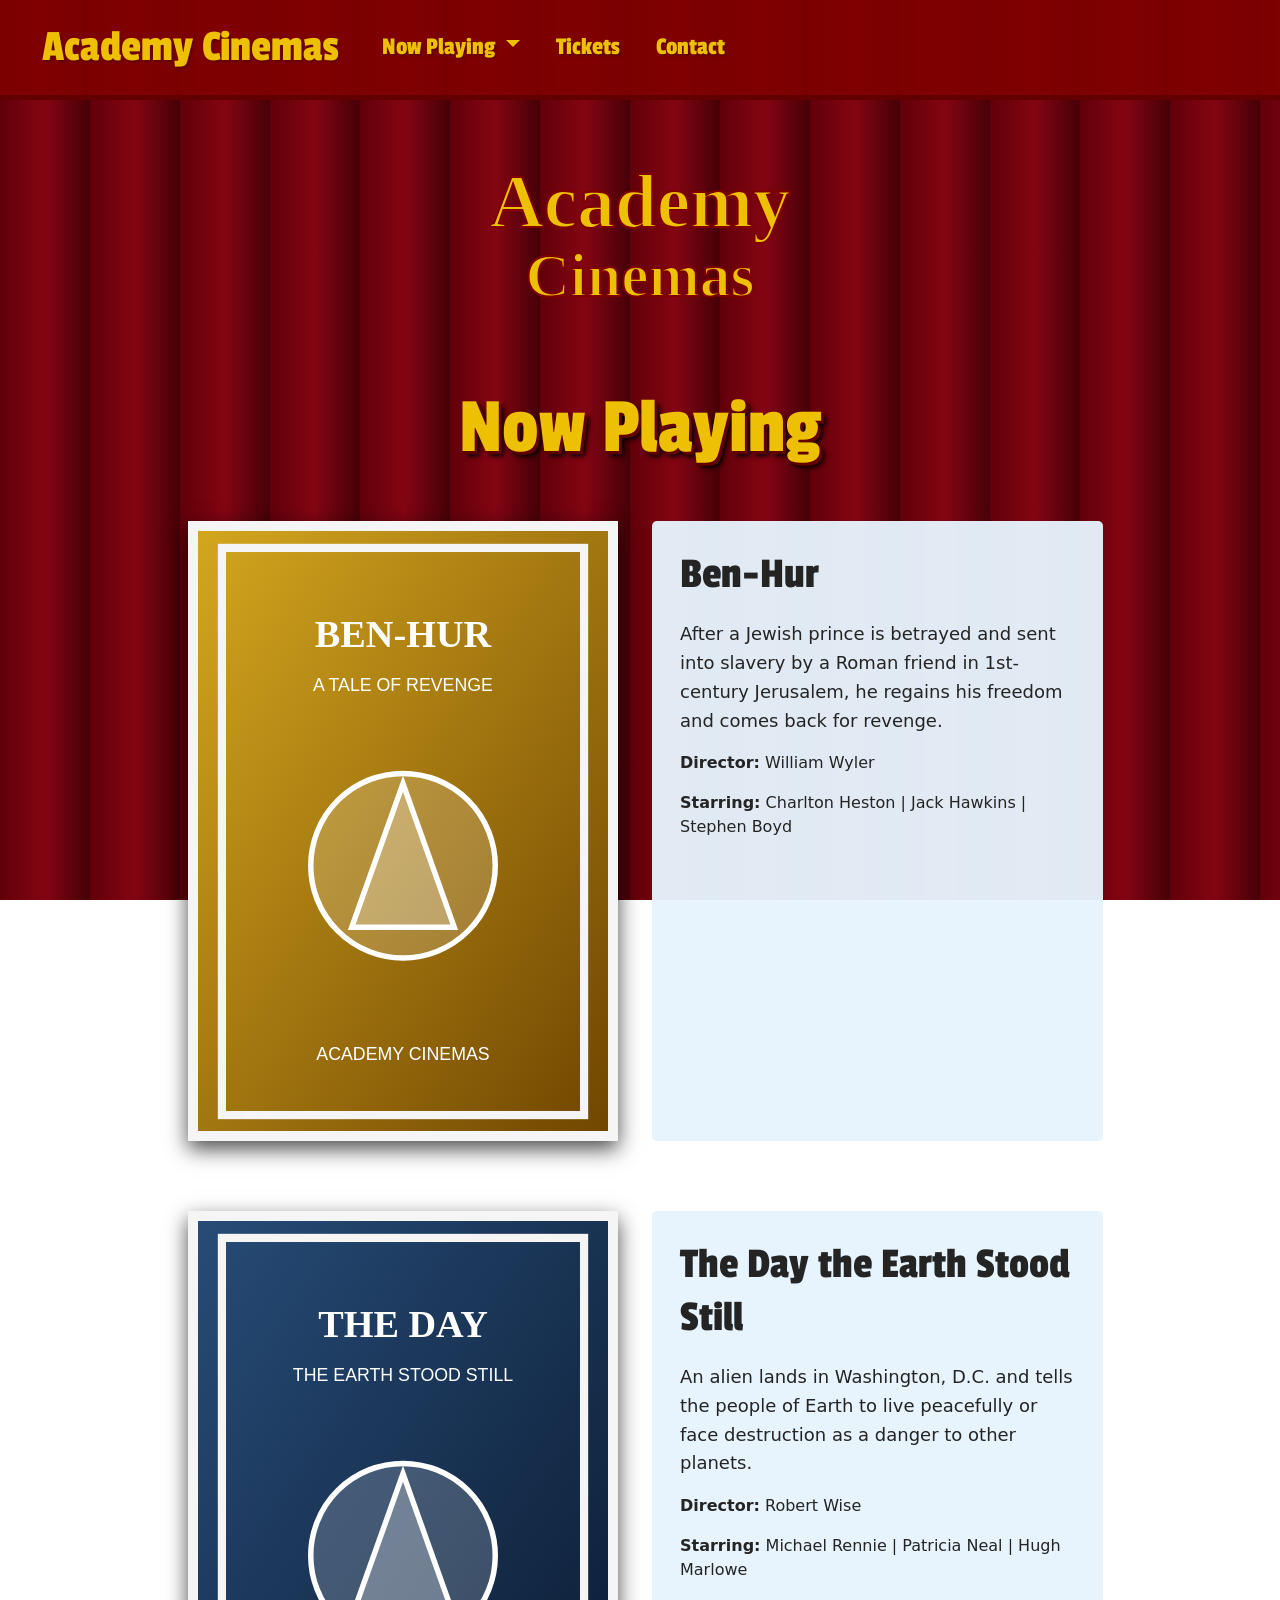
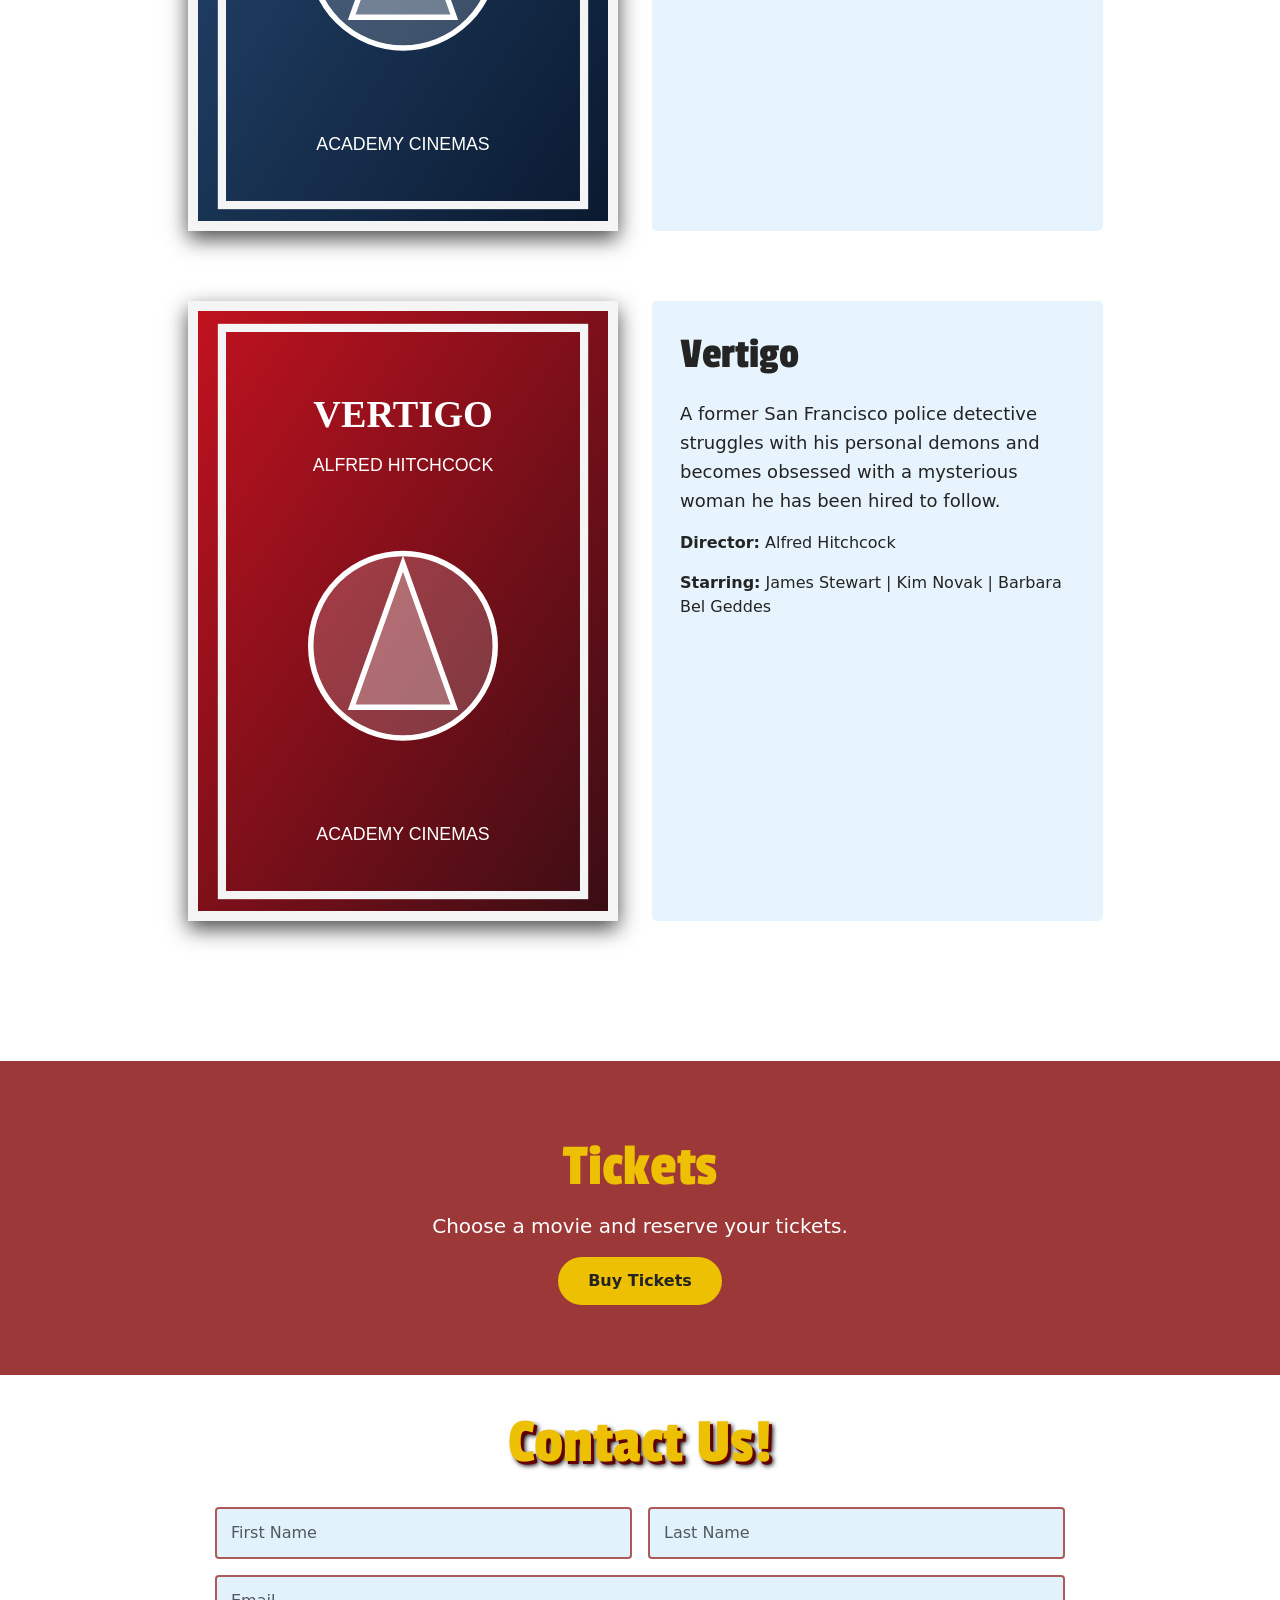
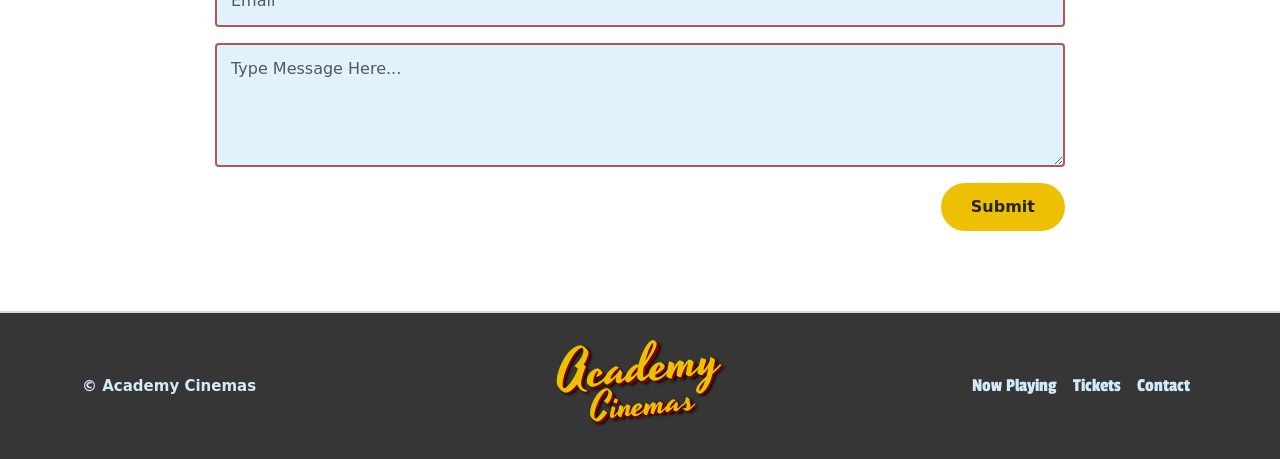
<file: Academy-Cinemas/index.html>
<!DOCTYPE html>
<html lang="en">
<head>
    <meta charset="UTF-8">
    <meta name="viewport" content="width=device-width, initial-scale=1.0">

    <title>Academy Cinemas</title>

    <!-- Bootstrap 5.2.3 CSS -->
    <link
        href="https://cdn.jsdelivr.net/npm/bootstrap@5.2.3/dist/css/bootstrap.min.css"
        rel="stylesheet"
        integrity="sha384-rbsA2VBKQhggwzxH7pPCaAqO46MgnOM80zW1RWuH61DGLwZJEdK2Kadq2F9CUG65"
        crossorigin="anonymous">

    <!-- Custom CSS -->
    <link rel="stylesheet" href="css/custom.css">

    <!-- Responsive CSS -->
    <link rel="stylesheet" href="css/custom-css-media.css">
</head>

<body id="home">

    <!-- NAVBAR -->
    <nav class="navbar navbar-expand-lg sticky-top">
        <div class="container-fluid">

            <a class="navbar-brand" href="#home">
                Academy Cinemas
            </a>

            <button
                class="navbar-toggler"
                type="button"
                data-bs-toggle="collapse"
                data-bs-target="#academyNavbar"
                aria-controls="academyNavbar"
                aria-expanded="false"
                aria-label="Toggle navigation">

                <span class="navbar-toggler-icon"></span>
            </button>

            <div class="collapse navbar-collapse" id="academyNavbar">
                <ul class="navbar-nav">

                    <li class="nav-item dropdown">
                        <a
                            class="nav-link dropdown-toggle"
                            href="#now-playing"
                            role="button"
                            data-bs-toggle="dropdown"
                            aria-expanded="false">
                            Now Playing
                        </a>

                        <ul class="dropdown-menu">
                            <li>
                                <a class="dropdown-item" href="#ben-hur">
                                    Ben-Hur
                                </a>
                            </li>

                            <li>
                                <a class="dropdown-item" href="#day-earth-stood-still">
                                    The Day the Earth Stood Still
                                </a>
                            </li>

                            <li>
                                <a class="dropdown-item" href="#vertigo">
                                    Vertigo
                                </a>
                            </li>
                        </ul>
                    </li>

                    <li class="nav-item">
                        <a class="nav-link" href="#tickets">
                            Tickets
                        </a>
                    </li>

                    <li class="nav-item">
                        <a class="nav-link" href="#contact">
                            Contact
                        </a>
                    </li>

                </ul>
            </div>

        </div>
    </nav>
    <!-- END NAVBAR -->


    <!-- LOGO -->
    <header class="container-fluid">
        <div class="row justify-content-center">
            <div class="col-lg-6 col-md-8 col-10">

                <img
                    src="images/logo.svg"
                    class="img-fluid"
                    id="header-logo"
                    alt="Academy Cinemas logo">

            </div>
        </div>
    </header>
    <!-- END LOGO -->


    <!-- NOW PLAYING -->
    <section id="now-playing">
        <div class="container">

            <h1>Now Playing</h1>

            <!-- BEN-HUR -->
            <div
                class="row justify-content-center align-items-stretch movie-row"
                id="ben-hur">

                <div class="col-lg-5 col-md-6 mb-4 mb-md-0">
                    <img
                        src="images/ben-hur.svg"
                        class="img-fluid movie-poster"
                        alt="Ben-Hur movie poster">
                </div>

                <div class="col-lg-5 col-md-6">
                    <div class="card movie-card h-100">
                        <div class="card-body">

                            <h3 class="card-title">Ben-Hur</h3>

                            <p class="lead">
                                After a Jewish prince is betrayed and sent into slavery
                                by a Roman friend in 1st-century Jerusalem, he regains
                                his freedom and comes back for revenge.
                            </p>

                            <p>
                                <strong>Director:</strong> William Wyler
                            </p>

                            <p>
                                <strong>Starring:</strong>
                                Charlton Heston | Jack Hawkins | Stephen Boyd
                            </p>

                        </div>
                    </div>
                </div>

            </div>


            <!-- THE DAY THE EARTH STOOD STILL -->
            <div
                class="row justify-content-center align-items-stretch movie-row"
                id="day-earth-stood-still">

                <div class="col-lg-5 col-md-6 mb-4 mb-md-0">
                    <img
                        src="images/day-earth-stood-still.svg"
                        class="img-fluid movie-poster"
                        alt="The Day the Earth Stood Still movie poster">
                </div>

                <div class="col-lg-5 col-md-6">
                    <div class="card movie-card h-100">
                        <div class="card-body">

                            <h3 class="card-title">
                                The Day the Earth Stood Still
                            </h3>

                            <p class="lead">
                                An alien lands in Washington, D.C. and tells the people
                                of Earth to live peacefully or face destruction as a
                                danger to other planets.
                            </p>

                            <p>
                                <strong>Director:</strong> Robert Wise
                            </p>

                            <p>
                                <strong>Starring:</strong>
                                Michael Rennie | Patricia Neal | Hugh Marlowe
                            </p>

                        </div>
                    </div>
                </div>

            </div>


            <!-- VERTIGO -->
            <div
                class="row justify-content-center align-items-stretch movie-row"
                id="vertigo">

                <div class="col-lg-5 col-md-6 mb-4 mb-md-0">
                    <img
                        src="images/vertigo.svg"
                        class="img-fluid movie-poster"
                        alt="Vertigo movie poster">
                </div>

                <div class="col-lg-5 col-md-6">
                    <div class="card movie-card h-100">
                        <div class="card-body">

                            <h3 class="card-title">Vertigo</h3>

                            <p class="lead">
                                A former San Francisco police detective struggles with
                                his personal demons and becomes obsessed with a
                                mysterious woman he has been hired to follow.
                            </p>

                            <p>
                                <strong>Director:</strong> Alfred Hitchcock
                            </p>

                            <p>
                                <strong>Starring:</strong>
                                James Stewart | Kim Novak | Barbara Bel Geddes
                            </p>

                        </div>
                    </div>
                </div>

            </div>

        </div>
    </section>
    <!-- END NOW PLAYING -->


    <!-- TICKETS -->
    <section id="tickets">
        <div class="container text-center">

            <h2>Tickets</h2>

            <p class="lead">
                Choose a movie and reserve your tickets.
            </p>

            <button
                type="button"
                class="btn ticket-button"
                data-bs-toggle="modal"
                data-bs-target="#ticketModal">
                Buy Tickets
            </button>

        </div>
    </section>
    <!-- END TICKETS -->


    <!-- TICKET MODAL -->
    <div
        class="modal fade"
        id="ticketModal"
        tabindex="-1"
        aria-labelledby="ticketModalLabel"
        aria-hidden="true">

        <div class="modal-dialog">
            <div class="modal-content">

                <div class="modal-header">
                    <h2 class="modal-title fs-5" id="ticketModalLabel">
                        Purchase Tickets
                    </h2>

                    <button
                        type="button"
                        class="btn-close btn-close-white"
                        data-bs-dismiss="modal"
                        aria-label="Close">
                    </button>
                </div>

                <div class="modal-body">

                    <form id="ticket-form">

                        <div class="mb-3">
                            <label for="movie" class="form-label">
                                Select Movie
                            </label>

                            <select id="movie" class="form-select" required>
                                <option value="">Choose a movie</option>
                                <option>Ben-Hur</option>
                                <option>The Day the Earth Stood Still</option>
                                <option>Vertigo</option>
                            </select>
                        </div>

                        <div class="mb-3">
                            <label for="quantity" class="form-label">
                                Number of Tickets
                            </label>

                            <input
                                type="number"
                                class="form-control"
                                id="quantity"
                                min="1"
                                max="10"
                                value="1"
                                required>
                        </div>

                    </form>

                </div>

                <div class="modal-footer">
                    <button
                        type="button"
                        class="btn btn-secondary"
                        data-bs-dismiss="modal">
                        Close
                    </button>

                    <button
                        type="submit"
                        class="btn ticket-button"
                        form="ticket-form">
                        Continue
                    </button>
                </div>

            </div>
        </div>
    </div>
    <!-- END TICKET MODAL -->


    <!-- CONTACT -->
    <section id="contact">
        <div class="container">

            <h2>Contact Us!</h2>

            <form class="contact-form">

                <div class="row g-3">

                    <div class="col-md-6">
                        <label for="first-name" class="visually-hidden">
                            First Name
                        </label>

                        <input
                            type="text"
                            class="form-control"
                            id="first-name"
                            placeholder="First Name"
                            required>
                    </div>

                    <div class="col-md-6">
                        <label for="last-name" class="visually-hidden">
                            Last Name
                        </label>

                        <input
                            type="text"
                            class="form-control"
                            id="last-name"
                            placeholder="Last Name"
                            required>
                    </div>

                    <div class="col-12">
                        <label for="email" class="visually-hidden">
                            Email
                        </label>

                        <input
                            type="email"
                            class="form-control"
                            id="email"
                            placeholder="Email"
                            required>
                    </div>

                    <div class="col-12">
                        <label for="message" class="visually-hidden">
                            Message
                        </label>

                        <textarea
                            class="form-control"
                            id="message"
                            rows="4"
                            placeholder="Type Message Here..."
                            required></textarea>
                    </div>

                    <div class="col-12 text-end">
                        <button type="submit" class="btn submit-button">
                            Submit
                        </button>
                    </div>

                </div>
            </form>

        </div>
    </section>
    <!-- END CONTACT -->


    <!-- FOOTER -->
    <footer class="academy-footer">
        <div class="container">

            <div class="row align-items-center text-center">

                <div class="col-md-4 text-md-start mb-4 mb-md-0">
                    <p class="mb-0">
                        &copy; Academy Cinemas
                    </p>
                </div>

                <div class="col-md-4 mb-4 mb-md-0">
                    <a href="#home" class="footer-logo">
                        Academy
                        <span>Cinemas</span>
                    </a>
                </div>

                <div class="col-md-4">
                    <ul class="nav justify-content-center justify-content-md-end">

                        <li class="nav-item">
                            <a class="nav-link" href="#now-playing">
                                Now Playing
                            </a>
                        </li>

                        <li class="nav-item">
                            <a class="nav-link" href="#tickets">
                                Tickets
                            </a>
                        </li>

                        <li class="nav-item">
                            <a class="nav-link" href="#contact">
                                Contact
                            </a>
                        </li>

                    </ul>
                </div>

            </div>
        </div>
    </footer>
    <!-- END FOOTER -->


    <!-- Bootstrap 5.2.3 JavaScript -->
    <script src="https://cdn.jsdelivr.net/npm/bootstrap@5.2.3/dist/js/bootstrap.bundle.min.js"></script>

</body>
</html>
</file>
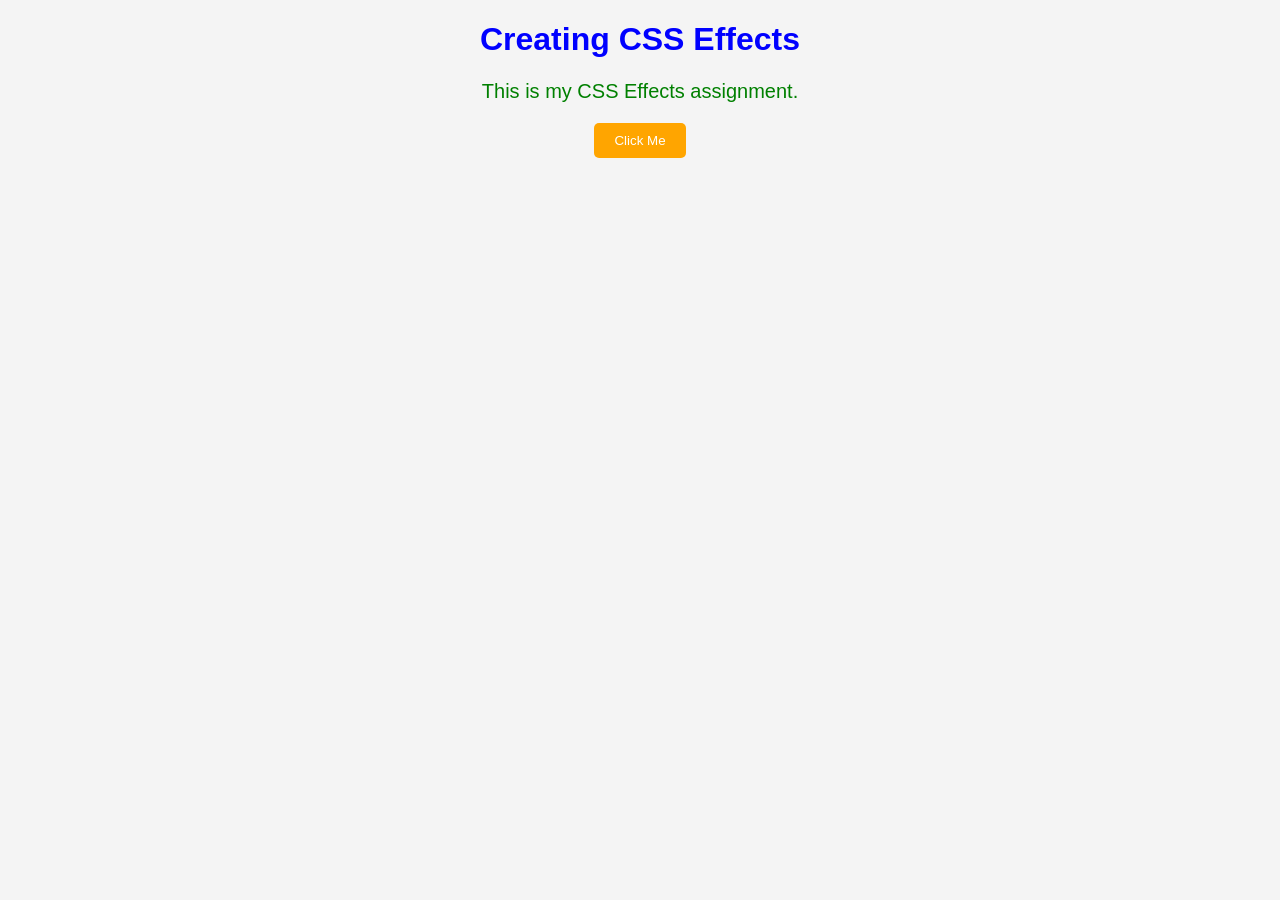
<file: Creating-CSS-Effects/index.html>
<!DOCTYPE html>
<html>
<head>
    <title>Creating CSS Effects</title>
    <link rel="stylesheet" href="styles.css">
</head>

<body>

<h1>Creating CSS Effects</h1>

<p>This is my CSS Effects assignment.</p>

<button>Click Me</button>

</body>
</html>
</file>
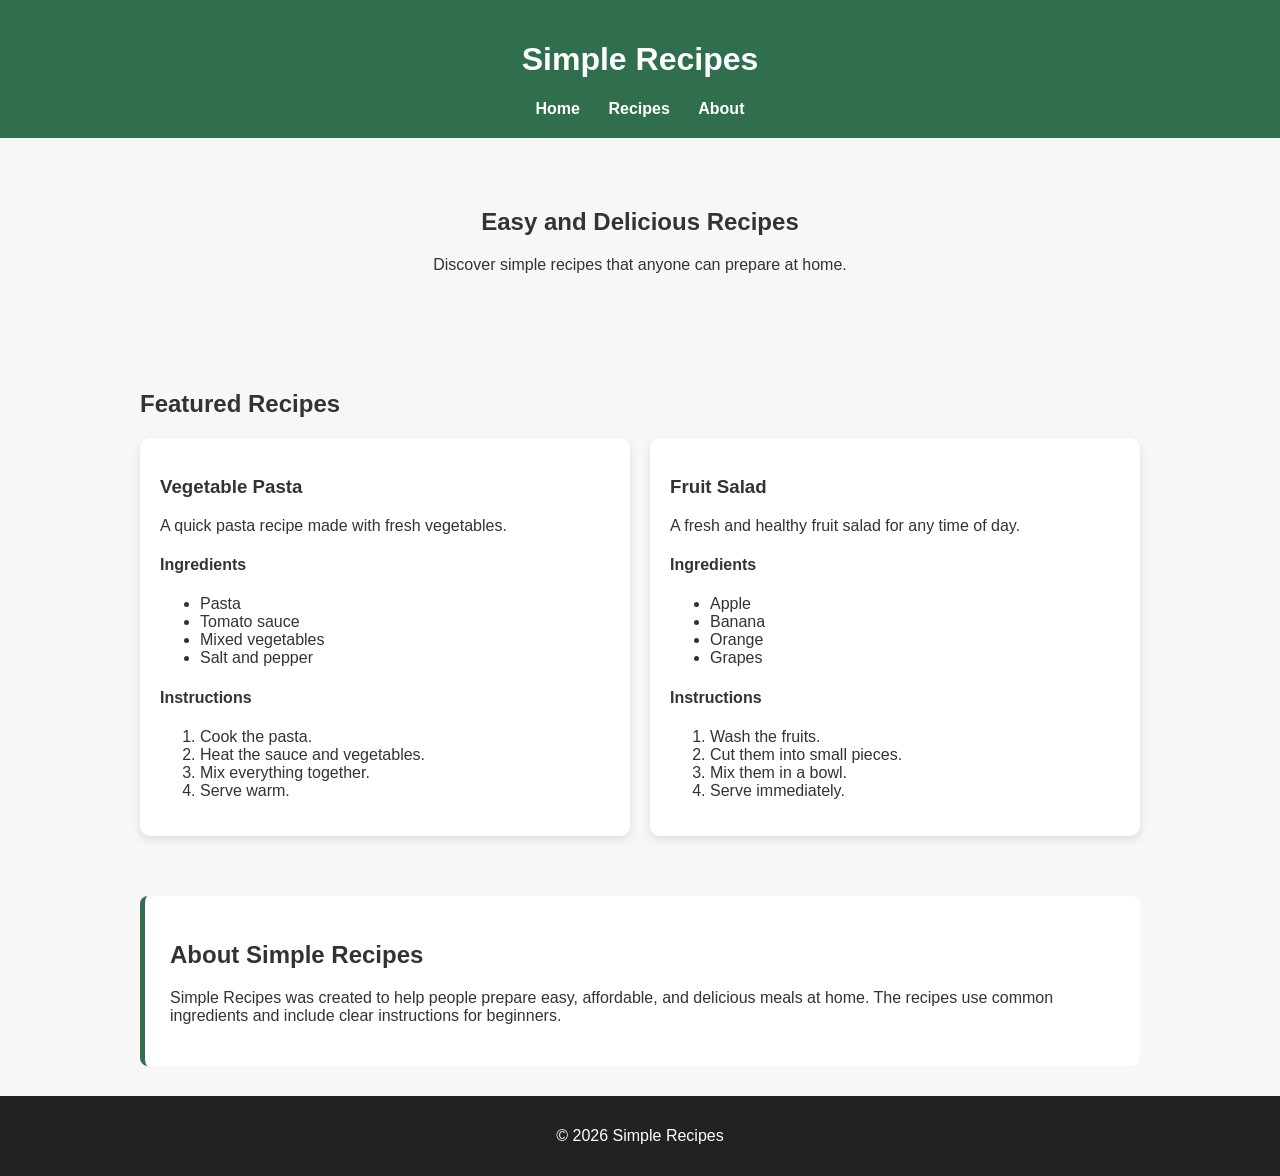
<file: Simple-Recipes/index.html>
<!DOCTYPE html>
<html lang="en">
<head>
    <meta charset="UTF-8">
    <meta name="viewport" content="width=device-width, initial-scale=1.0">
    <title>Simple Recipes</title>
    <link rel="stylesheet" href="styles.css">
</head>

<body>

    <header>
        <h1>Simple Recipes</h1>

        <nav>
            <a href="#home">Home</a>
            <a href="#recipes">Recipes</a>
            <a href="#about">About</a>
        </nav>
    </header>

    <main>
        <section id="home" class="hero">
            <h2>Easy and Delicious Recipes</h2>
            <p>Discover simple recipes that anyone can prepare at home.</p>
        </section>

        <section id="recipes">
            <h2>Featured Recipes</h2>

            <div class="recipe-container">
                <article class="recipe-card">
                    <h3>Vegetable Pasta</h3>
                    <p>A quick pasta recipe made with fresh vegetables.</p>

                    <h4>Ingredients</h4>
                    <ul>
                        <li>Pasta</li>
                        <li>Tomato sauce</li>
                        <li>Mixed vegetables</li>
                        <li>Salt and pepper</li>
                    </ul>

                    <h4>Instructions</h4>
                    <ol>
                        <li>Cook the pasta.</li>
                        <li>Heat the sauce and vegetables.</li>
                        <li>Mix everything together.</li>
                        <li>Serve warm.</li>
                    </ol>
                </article>

                <article class="recipe-card">
                    <h3>Fruit Salad</h3>
                    <p>A fresh and healthy fruit salad for any time of day.</p>

                    <h4>Ingredients</h4>
                    <ul>
                        <li>Apple</li>
                        <li>Banana</li>
                        <li>Orange</li>
                        <li>Grapes</li>
                    </ul>

                    <h4>Instructions</h4>
                    <ol>
                        <li>Wash the fruits.</li>
                        <li>Cut them into small pieces.</li>
                        <li>Mix them in a bowl.</li>
                        <li>Serve immediately.</li>
                    </ol>
                </article>
            </div>
        </section>

        <!-- Student-created About section -->
        <section id="about" class="about">
            <h2>About Simple Recipes</h2>
            <p>
                Simple Recipes was created to help people prepare easy,
                affordable, and delicious meals at home. The recipes use
                common ingredients and include clear instructions for beginners.
            </p>
        </section>
    </main>

    <footer>
        <p>&copy; 2026 Simple Recipes</p>
    </footer>

</body>
</html>
</file>
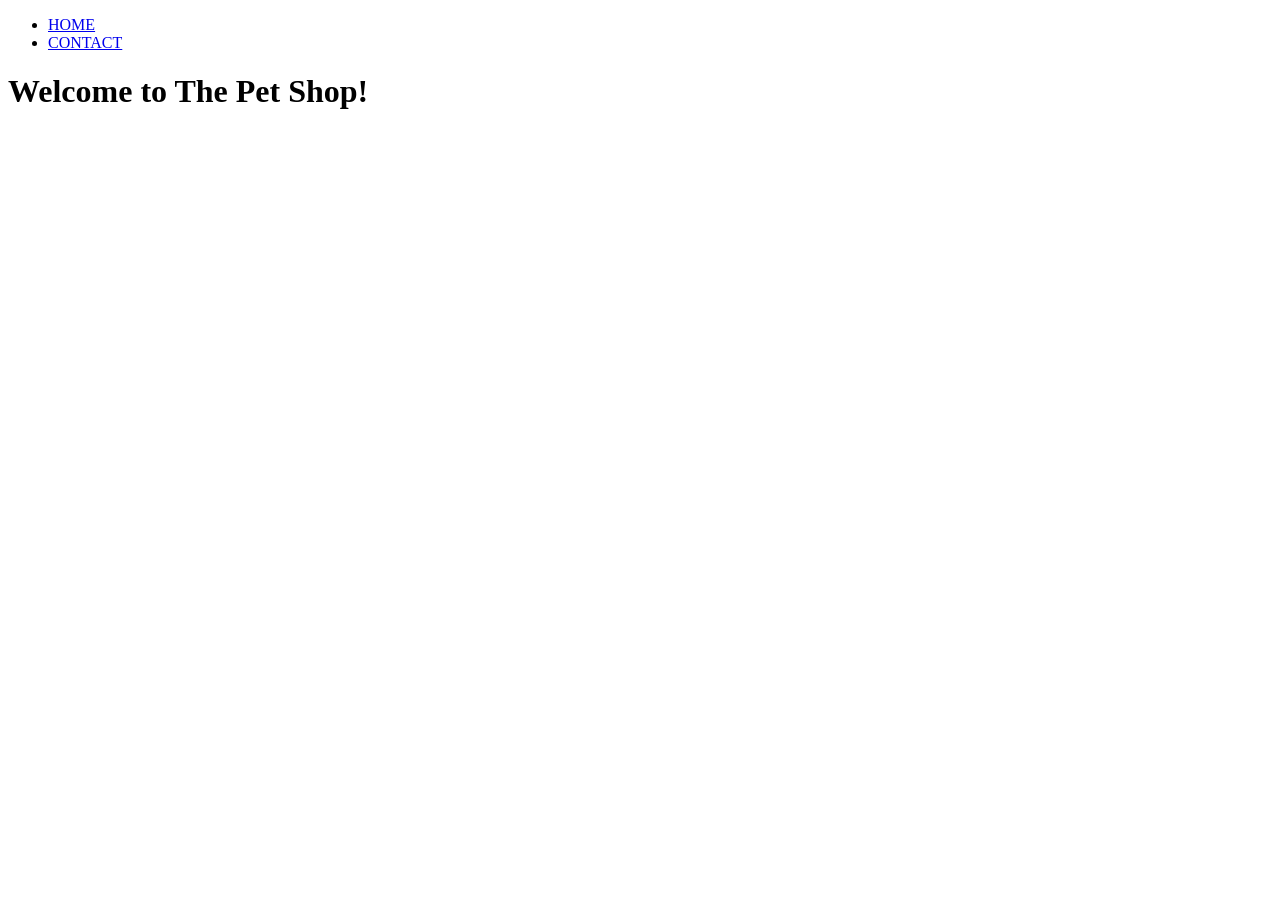
<file: The-Pet-Shop-Website/index.html>
<!DOCTYPE html>
<html>
<head>
    <title>The Pet Shop</title>
    <meta charset="UTF-8">
</head>
<body>
    <!--NAVBAR-->
    <nav>
        <ul>
                <li><a href="index.html">HOME</a></li>
                <li><a href="contact.html">CONTACT</a></li>
        </ul>
    </nav>
    <!--HEADER-->
    <header>
        <div>
            <h1>
                Welcome to The Pet Shop!
            </h1>
        </div>
    </header>
</body>
</html>
</file>
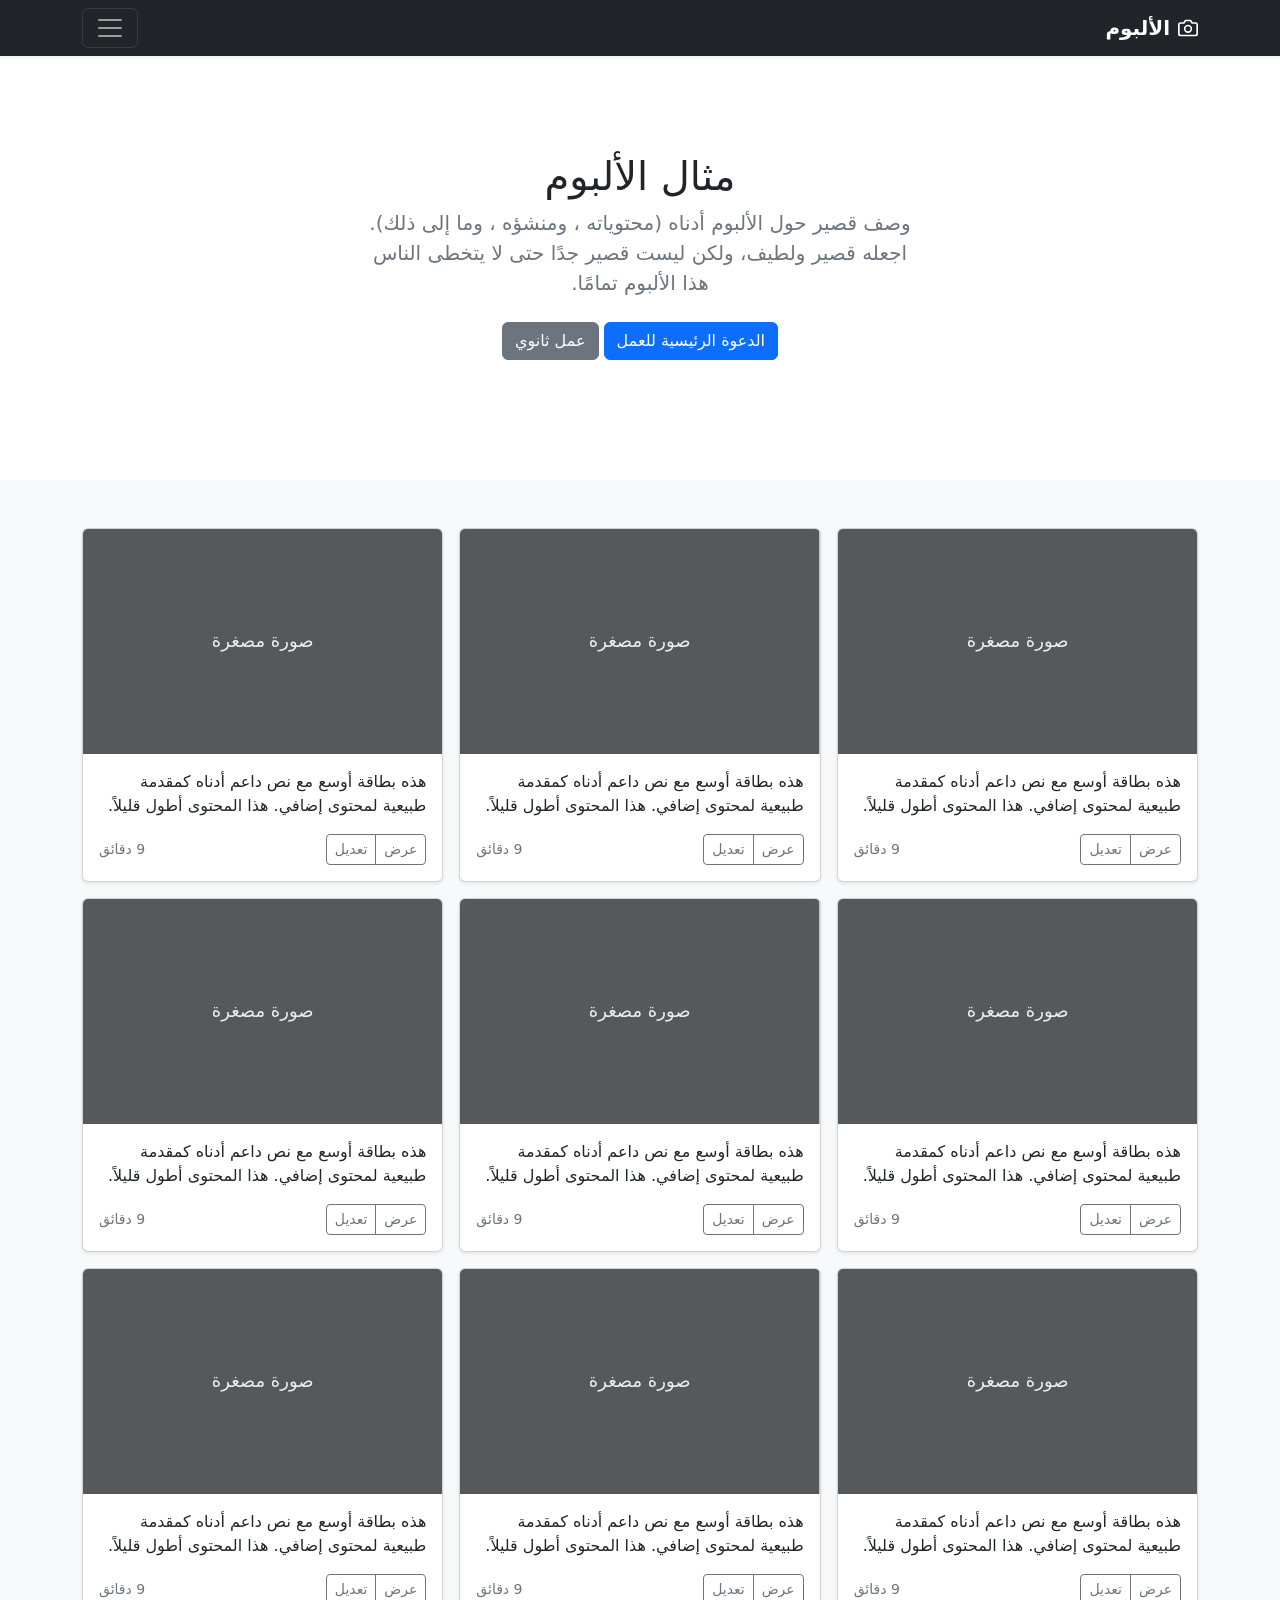
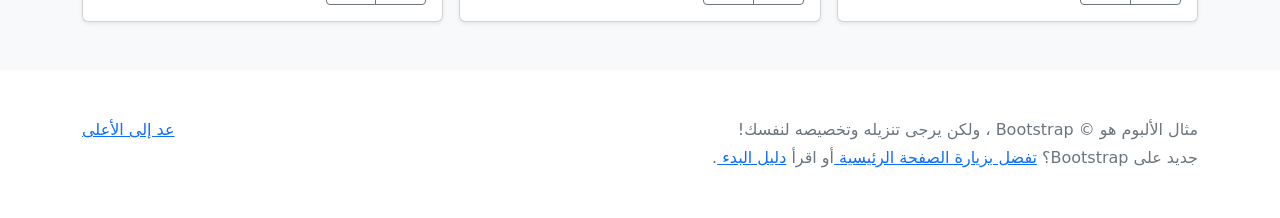
<file: Academy-Cinemas/bootstrap-5.2.3-examples/album-rtl/index.html>
<!doctype html>
<html lang="ar" dir="rtl">
  <head>
    <meta charset="utf-8">
    <meta name="viewport" content="width=device-width, initial-scale=1">
    <meta name="description" content="">
    <meta name="author" content="Mark Otto, Jacob Thornton, and Bootstrap contributors">
    <meta name="generator" content="Hugo 0.104.2">
    <title>مثال الألبوم · Bootstrap v5.2</title>

    <link rel="canonical" href="https://getbootstrap.com/docs/5.2/examples/album-rtl/">

    

    

<link href="../assets/dist/css/bootstrap.rtl.min.css" rel="stylesheet">

    <style>
      .bd-placeholder-img {
        font-size: 1.125rem;
        text-anchor: middle;
        -webkit-user-select: none;
        -moz-user-select: none;
        user-select: none;
      }

      @media (min-width: 768px) {
        .bd-placeholder-img-lg {
          font-size: 3.5rem;
        }
      }

      .b-example-divider {
        height: 3rem;
        background-color: rgba(0, 0, 0, .1);
        border: solid rgba(0, 0, 0, .15);
        border-width: 1px 0;
        box-shadow: inset 0 .5em 1.5em rgba(0, 0, 0, .1), inset 0 .125em .5em rgba(0, 0, 0, .15);
      }

      .b-example-vr {
        flex-shrink: 0;
        width: 1.5rem;
        height: 100vh;
      }

      .bi {
        vertical-align: -.125em;
        fill: currentColor;
      }

      .nav-scroller {
        position: relative;
        z-index: 2;
        height: 2.75rem;
        overflow-y: hidden;
      }

      .nav-scroller .nav {
        display: flex;
        flex-wrap: nowrap;
        padding-bottom: 1rem;
        margin-top: -1px;
        overflow-x: auto;
        text-align: center;
        white-space: nowrap;
        -webkit-overflow-scrolling: touch;
      }
    </style>

    
  </head>
  <body>
    
<header>
  <div class="collapse bg-dark" id="navbarHeader">
    <div class="container">
      <div class="row">
        <div class="col-sm-8 col-md-7 py-4">
          <h4 class="text-white">حول</h4>
          <p class="text-muted">أضف بعض المعلومات حول الألبوم، المؤلف، أو أي سياق خلفية آخر. اجعلها بضع جمل حتى يتمكن الزوار من التقاط بعض التلميحات المفيدة. ثم اربطها ببعض مواقع التواصل الاجتماعي أو معلومات الاتصال.</p>
        </div>
        <div class="col-sm-4 offset-md-1 py-4">
          <h4 class="text-white">تواصل معي</h4>
          <ul class="list-unstyled">
            <li><a href="#" class="text-white">تابعني على تويتر</a></li>
            <li><a href="#" class="text-white">شاركني الإعجاب في فيسبوك</a></li>
            <li><a href="#" class="text-white">راسلني على البريد الإلكتروني</a></li>
          </ul>
        </div>
      </div>
    </div>
  </div>
  <div class="navbar navbar-dark bg-dark shadow-sm">
    <div class="container">
      <a href="#" class="navbar-brand d-flex align-items-center">
        <svg xmlns="http://www.w3.org/2000/svg" width="20" height="20" fill="none" stroke="currentColor" stroke-linecap="round" stroke-linejoin="round" stroke-width="2" aria-hidden="true" class="me-2" viewBox="0 0 24 24"><path d="M23 19a2 2 0 0 1-2 2H3a2 2 0 0 1-2-2V8a2 2 0 0 1 2-2h4l2-3h6l2 3h4a2 2 0 0 1 2 2z"/><circle cx="12" cy="13" r="4"/></svg>
        <strong>الألبوم</strong>
      </a>
      <button class="navbar-toggler" type="button" data-bs-toggle="collapse" data-bs-target="#navbarHeader" aria-controls="navbarHeader" aria-expanded="false" aria-label="تبديل التنقل">
        <span class="navbar-toggler-icon"></span>
      </button>
    </div>
  </div>
</header>

<main>

  <section class="py-5 text-center container">
    <div class="row py-lg-5">
      <div class="col-lg-6 col-md-8 mx-auto">
        <h1 class="fw-light">مثال الألبوم</h1>
        <p class="lead text-muted">وصف قصير حول الألبوم أدناه (محتوياته ، ومنشؤه ، وما إلى ذلك). اجعله قصير ولطيف، ولكن ليست قصير جدًا حتى لا يتخطى الناس هذا الألبوم تمامًا.</p>
        <p>
          <a href="#" class="btn btn-primary my-2">الدعوة الرئيسية للعمل</a>
          <a href="#" class="btn btn-secondary my-2">عمل ثانوي</a>
        </p>
      </div>
    </div>
  </section>

  <div class="album py-5 bg-light">
    <div class="container">

      <div class="row row-cols-1 row-cols-sm-2 row-cols-md-3 g-3">
        <div class="col">
          <div class="card shadow-sm">
            <svg class="bd-placeholder-img card-img-top" width="100%" height="225" xmlns="http://www.w3.org/2000/svg" role="img" aria-label="Placeholder: صورة مصغرة" preserveAspectRatio="xMidYMid slice" focusable="false"><title>Placeholder</title><rect width="100%" height="100%" fill="#55595c"/><text x="50%" y="50%" fill="#eceeef" dy=".3em">صورة مصغرة</text></svg>

            <div class="card-body">
              <p class="card-text">هذه بطاقة أوسع مع نص داعم أدناه كمقدمة طبيعية لمحتوى إضافي. هذا المحتوى أطول قليلاً.</p>
              <div class="d-flex justify-content-between align-items-center">
                <div class="btn-group">
                  <button type="button" class="btn btn-sm btn-outline-secondary">عرض</button>
                  <button type="button" class="btn btn-sm btn-outline-secondary">تعديل</button>
                </div>
                <small class="text-muted">9 دقائق</small>
              </div>
            </div>
          </div>
        </div>
        <div class="col">
          <div class="card shadow-sm">
            <svg class="bd-placeholder-img card-img-top" width="100%" height="225" xmlns="http://www.w3.org/2000/svg" role="img" aria-label="Placeholder: صورة مصغرة" preserveAspectRatio="xMidYMid slice" focusable="false"><title>Placeholder</title><rect width="100%" height="100%" fill="#55595c"/><text x="50%" y="50%" fill="#eceeef" dy=".3em">صورة مصغرة</text></svg>

            <div class="card-body">
              <p class="card-text">هذه بطاقة أوسع مع نص داعم أدناه كمقدمة طبيعية لمحتوى إضافي. هذا المحتوى أطول قليلاً.</p>
              <div class="d-flex justify-content-between align-items-center">
                <div class="btn-group">
                  <button type="button" class="btn btn-sm btn-outline-secondary">عرض</button>
                  <button type="button" class="btn btn-sm btn-outline-secondary">تعديل</button>
                </div>
                <small class="text-muted">9 دقائق</small>
              </div>
            </div>
          </div>
        </div>
        <div class="col">
          <div class="card shadow-sm">
            <svg class="bd-placeholder-img card-img-top" width="100%" height="225" xmlns="http://www.w3.org/2000/svg" role="img" aria-label="Placeholder: صورة مصغرة" preserveAspectRatio="xMidYMid slice" focusable="false"><title>Placeholder</title><rect width="100%" height="100%" fill="#55595c"/><text x="50%" y="50%" fill="#eceeef" dy=".3em">صورة مصغرة</text></svg>

            <div class="card-body">
              <p class="card-text">هذه بطاقة أوسع مع نص داعم أدناه كمقدمة طبيعية لمحتوى إضافي. هذا المحتوى أطول قليلاً.</p>
              <div class="d-flex justify-content-between align-items-center">
                <div class="btn-group">
                  <button type="button" class="btn btn-sm btn-outline-secondary">عرض</button>
                  <button type="button" class="btn btn-sm btn-outline-secondary">تعديل</button>
                </div>
                <small class="text-muted">9 دقائق</small>
              </div>
            </div>
          </div>
        </div>

        <div class="col">
          <div class="card shadow-sm">
            <svg class="bd-placeholder-img card-img-top" width="100%" height="225" xmlns="http://www.w3.org/2000/svg" role="img" aria-label="Placeholder: صورة مصغرة" preserveAspectRatio="xMidYMid slice" focusable="false"><title>Placeholder</title><rect width="100%" height="100%" fill="#55595c"/><text x="50%" y="50%" fill="#eceeef" dy=".3em">صورة مصغرة</text></svg>

            <div class="card-body">
              <p class="card-text">هذه بطاقة أوسع مع نص داعم أدناه كمقدمة طبيعية لمحتوى إضافي. هذا المحتوى أطول قليلاً.</p>
              <div class="d-flex justify-content-between align-items-center">
                <div class="btn-group">
                  <button type="button" class="btn btn-sm btn-outline-secondary">عرض</button>
                  <button type="button" class="btn btn-sm btn-outline-secondary">تعديل</button>
                </div>
                <small class="text-muted">9 دقائق</small>
              </div>
            </div>
          </div>
        </div>
        <div class="col">
          <div class="card shadow-sm">
            <svg class="bd-placeholder-img card-img-top" width="100%" height="225" xmlns="http://www.w3.org/2000/svg" role="img" aria-label="Placeholder: صورة مصغرة" preserveAspectRatio="xMidYMid slice" focusable="false"><title>Placeholder</title><rect width="100%" height="100%" fill="#55595c"/><text x="50%" y="50%" fill="#eceeef" dy=".3em">صورة مصغرة</text></svg>

            <div class="card-body">
              <p class="card-text">هذه بطاقة أوسع مع نص داعم أدناه كمقدمة طبيعية لمحتوى إضافي. هذا المحتوى أطول قليلاً.</p>
              <div class="d-flex justify-content-between align-items-center">
                <div class="btn-group">
                  <button type="button" class="btn btn-sm btn-outline-secondary">عرض</button>
                  <button type="button" class="btn btn-sm btn-outline-secondary">تعديل</button>
                </div>
                <small class="text-muted">9 دقائق</small>
              </div>
            </div>
          </div>
        </div>
        <div class="col">
          <div class="card shadow-sm">
            <svg class="bd-placeholder-img card-img-top" width="100%" height="225" xmlns="http://www.w3.org/2000/svg" role="img" aria-label="Placeholder: صورة مصغرة" preserveAspectRatio="xMidYMid slice" focusable="false"><title>Placeholder</title><rect width="100%" height="100%" fill="#55595c"/><text x="50%" y="50%" fill="#eceeef" dy=".3em">صورة مصغرة</text></svg>

            <div class="card-body">
              <p class="card-text">هذه بطاقة أوسع مع نص داعم أدناه كمقدمة طبيعية لمحتوى إضافي. هذا المحتوى أطول قليلاً.</p>
              <div class="d-flex justify-content-between align-items-center">
                <div class="btn-group">
                  <button type="button" class="btn btn-sm btn-outline-secondary">عرض</button>
                  <button type="button" class="btn btn-sm btn-outline-secondary">تعديل</button>
                </div>
                <small class="text-muted">9 دقائق</small>
              </div>
            </div>
          </div>
        </div>

        <div class="col">
          <div class="card shadow-sm">
            <svg class="bd-placeholder-img card-img-top" width="100%" height="225" xmlns="http://www.w3.org/2000/svg" role="img" aria-label="Placeholder: صورة مصغرة" preserveAspectRatio="xMidYMid slice" focusable="false"><title>Placeholder</title><rect width="100%" height="100%" fill="#55595c"/><text x="50%" y="50%" fill="#eceeef" dy=".3em">صورة مصغرة</text></svg>

            <div class="card-body">
              <p class="card-text">هذه بطاقة أوسع مع نص داعم أدناه كمقدمة طبيعية لمحتوى إضافي. هذا المحتوى أطول قليلاً.</p>
              <div class="d-flex justify-content-between align-items-center">
                <div class="btn-group">
                  <button type="button" class="btn btn-sm btn-outline-secondary">عرض</button>
                  <button type="button" class="btn btn-sm btn-outline-secondary">تعديل</button>
                </div>
                <small class="text-muted">9 دقائق</small>
              </div>
            </div>
          </div>
        </div>
        <div class="col">
          <div class="card shadow-sm">
            <svg class="bd-placeholder-img card-img-top" width="100%" height="225" xmlns="http://www.w3.org/2000/svg" role="img" aria-label="Placeholder: صورة مصغرة" preserveAspectRatio="xMidYMid slice" focusable="false"><title>Placeholder</title><rect width="100%" height="100%" fill="#55595c"/><text x="50%" y="50%" fill="#eceeef" dy=".3em">صورة مصغرة</text></svg>

            <div class="card-body">
              <p class="card-text">هذه بطاقة أوسع مع نص داعم أدناه كمقدمة طبيعية لمحتوى إضافي. هذا المحتوى أطول قليلاً.</p>
              <div class="d-flex justify-content-between align-items-center">
                <div class="btn-group">
                  <button type="button" class="btn btn-sm btn-outline-secondary">عرض</button>
                  <button type="button" class="btn btn-sm btn-outline-secondary">تعديل</button>
                </div>
                <small class="text-muted">9 دقائق</small>
              </div>
            </div>
          </div>
        </div>
        <div class="col">
          <div class="card shadow-sm">
            <svg class="bd-placeholder-img card-img-top" width="100%" height="225" xmlns="http://www.w3.org/2000/svg" role="img" aria-label="Placeholder: صورة مصغرة" preserveAspectRatio="xMidYMid slice" focusable="false"><title>Placeholder</title><rect width="100%" height="100%" fill="#55595c"/><text x="50%" y="50%" fill="#eceeef" dy=".3em">صورة مصغرة</text></svg>

            <div class="card-body">
              <p class="card-text">هذه بطاقة أوسع مع نص داعم أدناه كمقدمة طبيعية لمحتوى إضافي. هذا المحتوى أطول قليلاً.</p>
              <div class="d-flex justify-content-between align-items-center">
                <div class="btn-group">
                  <button type="button" class="btn btn-sm btn-outline-secondary">عرض</button>
                  <button type="button" class="btn btn-sm btn-outline-secondary">تعديل</button>
                </div>
                <small class="text-muted">9 دقائق</small>
              </div>
            </div>
          </div>
        </div>
      </div>
    </div>
  </div>

</main>

<footer class="text-muted py-5">
  <div class="container">
    <p class="float-end mb-1">
      <a href="#">عد إلى الأعلى</a>
    </p>
    <p class="mb-1">مثال الألبوم هو © Bootstrap ، ولكن يرجى تنزيله وتخصيصه لنفسك!</p>
    <p class="mb-0">جديد على Bootstrap؟ <a href="/"> تفضل بزيارة الصفحة الرئيسية </a> أو اقرأ <a href="../getting-started/introduction/ "> دليل البدء </a>.</p>
  </div>
</footer>


    <script src="../assets/dist/js/bootstrap.bundle.min.js"></script>

      
  </body>
</html>
</file>
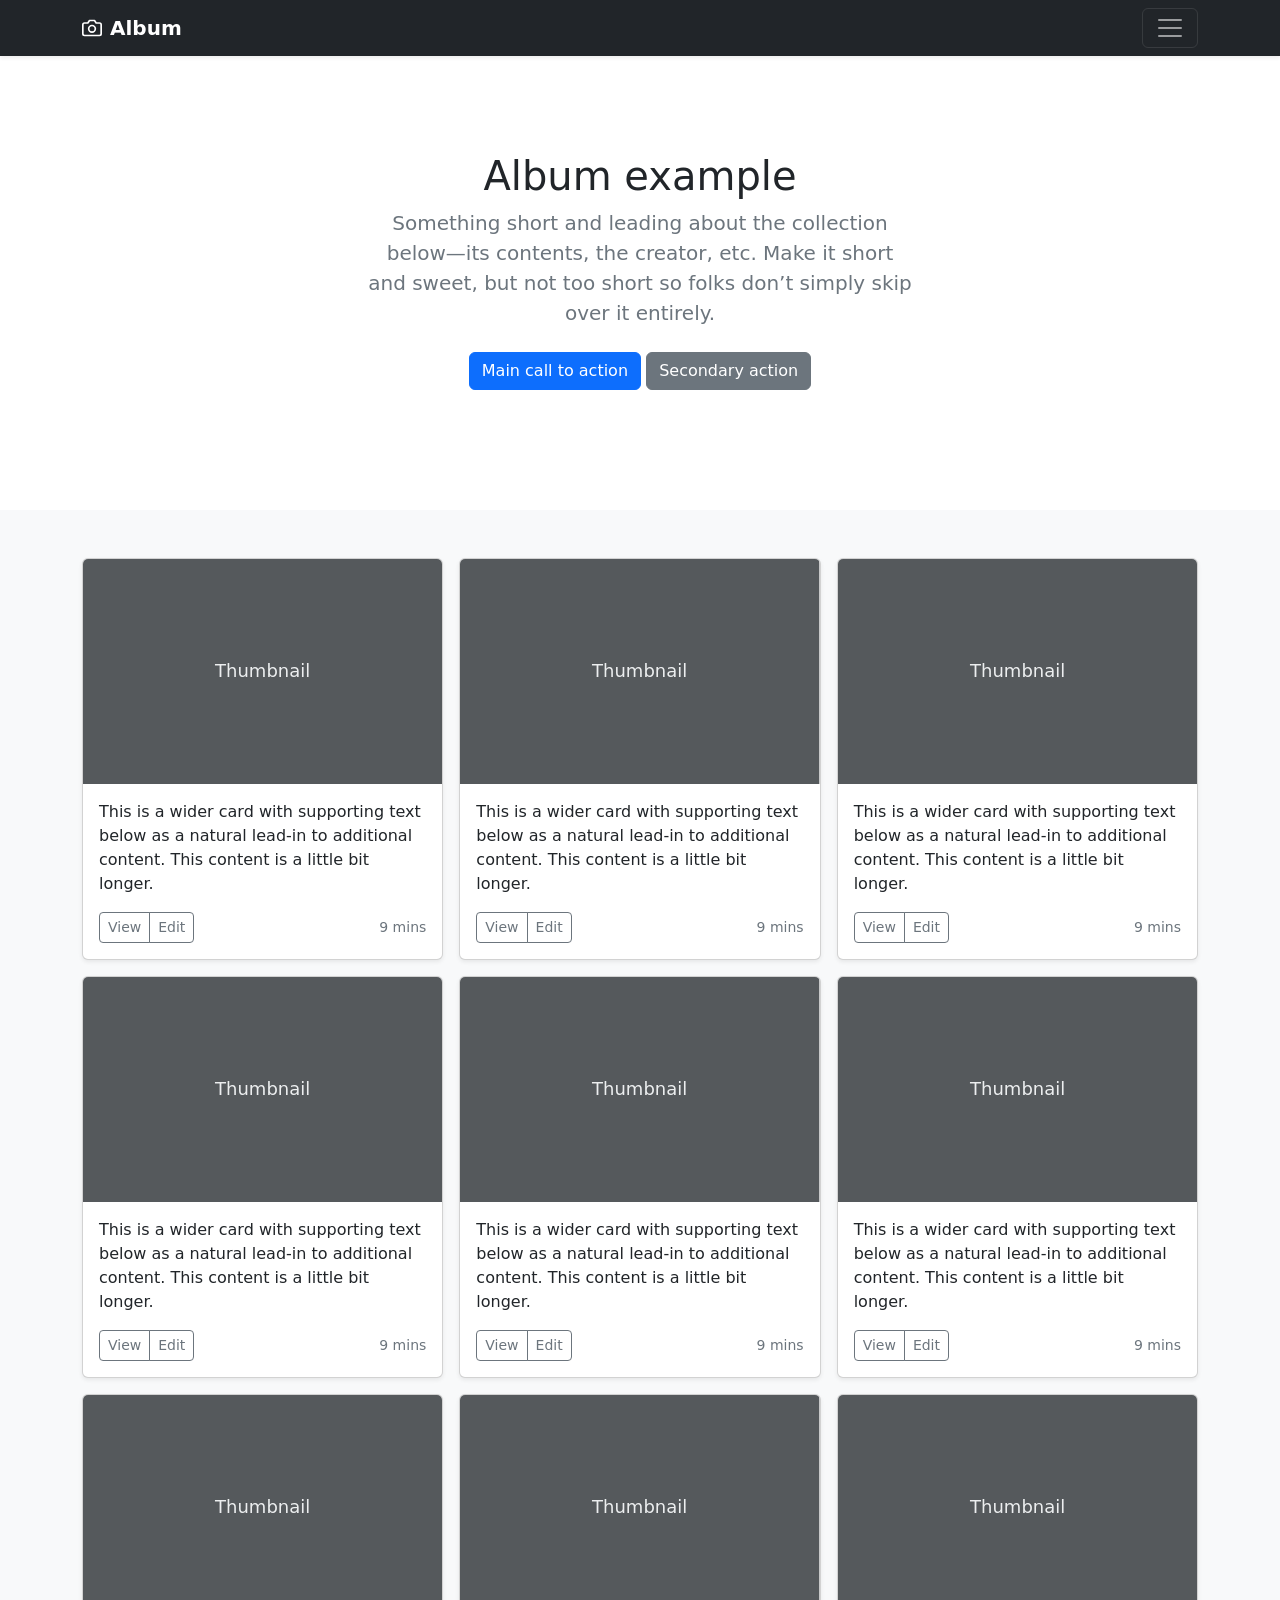
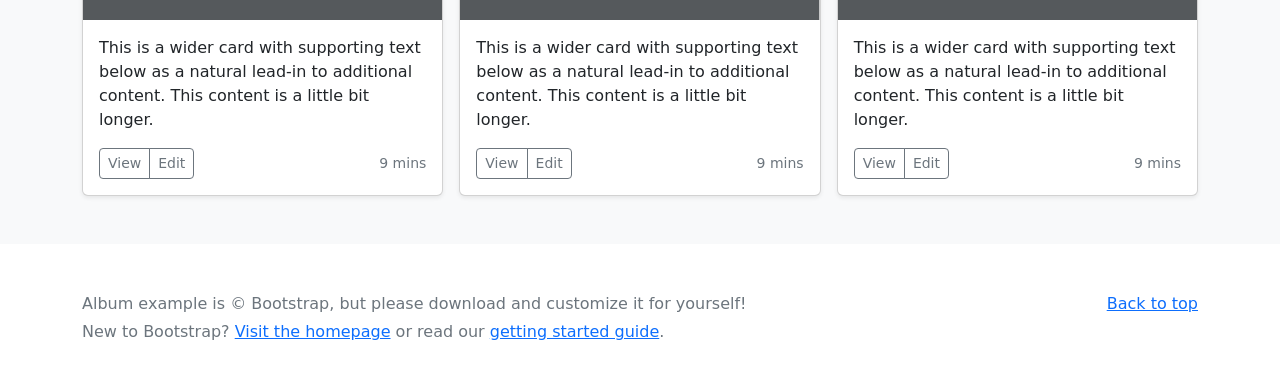
<file: Academy-Cinemas/bootstrap-5.2.3-examples/album/index.html>
<!doctype html>
<html lang="en">
  <head>
    <meta charset="utf-8">
    <meta name="viewport" content="width=device-width, initial-scale=1">
    <meta name="description" content="">
    <meta name="author" content="Mark Otto, Jacob Thornton, and Bootstrap contributors">
    <meta name="generator" content="Hugo 0.104.2">
    <title>Album example · Bootstrap v5.2</title>

    <link rel="canonical" href="https://getbootstrap.com/docs/5.2/examples/album/">

    

    

<link href="../assets/dist/css/bootstrap.min.css" rel="stylesheet">

    <style>
      .bd-placeholder-img {
        font-size: 1.125rem;
        text-anchor: middle;
        -webkit-user-select: none;
        -moz-user-select: none;
        user-select: none;
      }

      @media (min-width: 768px) {
        .bd-placeholder-img-lg {
          font-size: 3.5rem;
        }
      }

      .b-example-divider {
        height: 3rem;
        background-color: rgba(0, 0, 0, .1);
        border: solid rgba(0, 0, 0, .15);
        border-width: 1px 0;
        box-shadow: inset 0 .5em 1.5em rgba(0, 0, 0, .1), inset 0 .125em .5em rgba(0, 0, 0, .15);
      }

      .b-example-vr {
        flex-shrink: 0;
        width: 1.5rem;
        height: 100vh;
      }

      .bi {
        vertical-align: -.125em;
        fill: currentColor;
      }

      .nav-scroller {
        position: relative;
        z-index: 2;
        height: 2.75rem;
        overflow-y: hidden;
      }

      .nav-scroller .nav {
        display: flex;
        flex-wrap: nowrap;
        padding-bottom: 1rem;
        margin-top: -1px;
        overflow-x: auto;
        text-align: center;
        white-space: nowrap;
        -webkit-overflow-scrolling: touch;
      }
    </style>

    
  </head>
  <body>
    
<header>
  <div class="collapse bg-dark" id="navbarHeader">
    <div class="container">
      <div class="row">
        <div class="col-sm-8 col-md-7 py-4">
          <h4 class="text-white">About</h4>
          <p class="text-muted">Add some information about the album below, the author, or any other background context. Make it a few sentences long so folks can pick up some informative tidbits. Then, link them off to some social networking sites or contact information.</p>
        </div>
        <div class="col-sm-4 offset-md-1 py-4">
          <h4 class="text-white">Contact</h4>
          <ul class="list-unstyled">
            <li><a href="#" class="text-white">Follow on Twitter</a></li>
            <li><a href="#" class="text-white">Like on Facebook</a></li>
            <li><a href="#" class="text-white">Email me</a></li>
          </ul>
        </div>
      </div>
    </div>
  </div>
  <div class="navbar navbar-dark bg-dark shadow-sm">
    <div class="container">
      <a href="#" class="navbar-brand d-flex align-items-center">
        <svg xmlns="http://www.w3.org/2000/svg" width="20" height="20" fill="none" stroke="currentColor" stroke-linecap="round" stroke-linejoin="round" stroke-width="2" aria-hidden="true" class="me-2" viewBox="0 0 24 24"><path d="M23 19a2 2 0 0 1-2 2H3a2 2 0 0 1-2-2V8a2 2 0 0 1 2-2h4l2-3h6l2 3h4a2 2 0 0 1 2 2z"/><circle cx="12" cy="13" r="4"/></svg>
        <strong>Album</strong>
      </a>
      <button class="navbar-toggler" type="button" data-bs-toggle="collapse" data-bs-target="#navbarHeader" aria-controls="navbarHeader" aria-expanded="false" aria-label="Toggle navigation">
        <span class="navbar-toggler-icon"></span>
      </button>
    </div>
  </div>
</header>

<main>

  <section class="py-5 text-center container">
    <div class="row py-lg-5">
      <div class="col-lg-6 col-md-8 mx-auto">
        <h1 class="fw-light">Album example</h1>
        <p class="lead text-muted">Something short and leading about the collection below—its contents, the creator, etc. Make it short and sweet, but not too short so folks don’t simply skip over it entirely.</p>
        <p>
          <a href="#" class="btn btn-primary my-2">Main call to action</a>
          <a href="#" class="btn btn-secondary my-2">Secondary action</a>
        </p>
      </div>
    </div>
  </section>

  <div class="album py-5 bg-light">
    <div class="container">

      <div class="row row-cols-1 row-cols-sm-2 row-cols-md-3 g-3">
        <div class="col">
          <div class="card shadow-sm">
            <svg class="bd-placeholder-img card-img-top" width="100%" height="225" xmlns="http://www.w3.org/2000/svg" role="img" aria-label="Placeholder: Thumbnail" preserveAspectRatio="xMidYMid slice" focusable="false"><title>Placeholder</title><rect width="100%" height="100%" fill="#55595c"/><text x="50%" y="50%" fill="#eceeef" dy=".3em">Thumbnail</text></svg>

            <div class="card-body">
              <p class="card-text">This is a wider card with supporting text below as a natural lead-in to additional content. This content is a little bit longer.</p>
              <div class="d-flex justify-content-between align-items-center">
                <div class="btn-group">
                  <button type="button" class="btn btn-sm btn-outline-secondary">View</button>
                  <button type="button" class="btn btn-sm btn-outline-secondary">Edit</button>
                </div>
                <small class="text-muted">9 mins</small>
              </div>
            </div>
          </div>
        </div>
        <div class="col">
          <div class="card shadow-sm">
            <svg class="bd-placeholder-img card-img-top" width="100%" height="225" xmlns="http://www.w3.org/2000/svg" role="img" aria-label="Placeholder: Thumbnail" preserveAspectRatio="xMidYMid slice" focusable="false"><title>Placeholder</title><rect width="100%" height="100%" fill="#55595c"/><text x="50%" y="50%" fill="#eceeef" dy=".3em">Thumbnail</text></svg>

            <div class="card-body">
              <p class="card-text">This is a wider card with supporting text below as a natural lead-in to additional content. This content is a little bit longer.</p>
              <div class="d-flex justify-content-between align-items-center">
                <div class="btn-group">
                  <button type="button" class="btn btn-sm btn-outline-secondary">View</button>
                  <button type="button" class="btn btn-sm btn-outline-secondary">Edit</button>
                </div>
                <small class="text-muted">9 mins</small>
              </div>
            </div>
          </div>
        </div>
        <div class="col">
          <div class="card shadow-sm">
            <svg class="bd-placeholder-img card-img-top" width="100%" height="225" xmlns="http://www.w3.org/2000/svg" role="img" aria-label="Placeholder: Thumbnail" preserveAspectRatio="xMidYMid slice" focusable="false"><title>Placeholder</title><rect width="100%" height="100%" fill="#55595c"/><text x="50%" y="50%" fill="#eceeef" dy=".3em">Thumbnail</text></svg>

            <div class="card-body">
              <p class="card-text">This is a wider card with supporting text below as a natural lead-in to additional content. This content is a little bit longer.</p>
              <div class="d-flex justify-content-between align-items-center">
                <div class="btn-group">
                  <button type="button" class="btn btn-sm btn-outline-secondary">View</button>
                  <button type="button" class="btn btn-sm btn-outline-secondary">Edit</button>
                </div>
                <small class="text-muted">9 mins</small>
              </div>
            </div>
          </div>
        </div>

        <div class="col">
          <div class="card shadow-sm">
            <svg class="bd-placeholder-img card-img-top" width="100%" height="225" xmlns="http://www.w3.org/2000/svg" role="img" aria-label="Placeholder: Thumbnail" preserveAspectRatio="xMidYMid slice" focusable="false"><title>Placeholder</title><rect width="100%" height="100%" fill="#55595c"/><text x="50%" y="50%" fill="#eceeef" dy=".3em">Thumbnail</text></svg>

            <div class="card-body">
              <p class="card-text">This is a wider card with supporting text below as a natural lead-in to additional content. This content is a little bit longer.</p>
              <div class="d-flex justify-content-between align-items-center">
                <div class="btn-group">
                  <button type="button" class="btn btn-sm btn-outline-secondary">View</button>
                  <button type="button" class="btn btn-sm btn-outline-secondary">Edit</button>
                </div>
                <small class="text-muted">9 mins</small>
              </div>
            </div>
          </div>
        </div>
        <div class="col">
          <div class="card shadow-sm">
            <svg class="bd-placeholder-img card-img-top" width="100%" height="225" xmlns="http://www.w3.org/2000/svg" role="img" aria-label="Placeholder: Thumbnail" preserveAspectRatio="xMidYMid slice" focusable="false"><title>Placeholder</title><rect width="100%" height="100%" fill="#55595c"/><text x="50%" y="50%" fill="#eceeef" dy=".3em">Thumbnail</text></svg>

            <div class="card-body">
              <p class="card-text">This is a wider card with supporting text below as a natural lead-in to additional content. This content is a little bit longer.</p>
              <div class="d-flex justify-content-between align-items-center">
                <div class="btn-group">
                  <button type="button" class="btn btn-sm btn-outline-secondary">View</button>
                  <button type="button" class="btn btn-sm btn-outline-secondary">Edit</button>
                </div>
                <small class="text-muted">9 mins</small>
              </div>
            </div>
          </div>
        </div>
        <div class="col">
          <div class="card shadow-sm">
            <svg class="bd-placeholder-img card-img-top" width="100%" height="225" xmlns="http://www.w3.org/2000/svg" role="img" aria-label="Placeholder: Thumbnail" preserveAspectRatio="xMidYMid slice" focusable="false"><title>Placeholder</title><rect width="100%" height="100%" fill="#55595c"/><text x="50%" y="50%" fill="#eceeef" dy=".3em">Thumbnail</text></svg>

            <div class="card-body">
              <p class="card-text">This is a wider card with supporting text below as a natural lead-in to additional content. This content is a little bit longer.</p>
              <div class="d-flex justify-content-between align-items-center">
                <div class="btn-group">
                  <button type="button" class="btn btn-sm btn-outline-secondary">View</button>
                  <button type="button" class="btn btn-sm btn-outline-secondary">Edit</button>
                </div>
                <small class="text-muted">9 mins</small>
              </div>
            </div>
          </div>
        </div>

        <div class="col">
          <div class="card shadow-sm">
            <svg class="bd-placeholder-img card-img-top" width="100%" height="225" xmlns="http://www.w3.org/2000/svg" role="img" aria-label="Placeholder: Thumbnail" preserveAspectRatio="xMidYMid slice" focusable="false"><title>Placeholder</title><rect width="100%" height="100%" fill="#55595c"/><text x="50%" y="50%" fill="#eceeef" dy=".3em">Thumbnail</text></svg>

            <div class="card-body">
              <p class="card-text">This is a wider card with supporting text below as a natural lead-in to additional content. This content is a little bit longer.</p>
              <div class="d-flex justify-content-between align-items-center">
                <div class="btn-group">
                  <button type="button" class="btn btn-sm btn-outline-secondary">View</button>
                  <button type="button" class="btn btn-sm btn-outline-secondary">Edit</button>
                </div>
                <small class="text-muted">9 mins</small>
              </div>
            </div>
          </div>
        </div>
        <div class="col">
          <div class="card shadow-sm">
            <svg class="bd-placeholder-img card-img-top" width="100%" height="225" xmlns="http://www.w3.org/2000/svg" role="img" aria-label="Placeholder: Thumbnail" preserveAspectRatio="xMidYMid slice" focusable="false"><title>Placeholder</title><rect width="100%" height="100%" fill="#55595c"/><text x="50%" y="50%" fill="#eceeef" dy=".3em">Thumbnail</text></svg>

            <div class="card-body">
              <p class="card-text">This is a wider card with supporting text below as a natural lead-in to additional content. This content is a little bit longer.</p>
              <div class="d-flex justify-content-between align-items-center">
                <div class="btn-group">
                  <button type="button" class="btn btn-sm btn-outline-secondary">View</button>
                  <button type="button" class="btn btn-sm btn-outline-secondary">Edit</button>
                </div>
                <small class="text-muted">9 mins</small>
              </div>
            </div>
          </div>
        </div>
        <div class="col">
          <div class="card shadow-sm">
            <svg class="bd-placeholder-img card-img-top" width="100%" height="225" xmlns="http://www.w3.org/2000/svg" role="img" aria-label="Placeholder: Thumbnail" preserveAspectRatio="xMidYMid slice" focusable="false"><title>Placeholder</title><rect width="100%" height="100%" fill="#55595c"/><text x="50%" y="50%" fill="#eceeef" dy=".3em">Thumbnail</text></svg>

            <div class="card-body">
              <p class="card-text">This is a wider card with supporting text below as a natural lead-in to additional content. This content is a little bit longer.</p>
              <div class="d-flex justify-content-between align-items-center">
                <div class="btn-group">
                  <button type="button" class="btn btn-sm btn-outline-secondary">View</button>
                  <button type="button" class="btn btn-sm btn-outline-secondary">Edit</button>
                </div>
                <small class="text-muted">9 mins</small>
              </div>
            </div>
          </div>
        </div>
      </div>
    </div>
  </div>

</main>

<footer class="text-muted py-5">
  <div class="container">
    <p class="float-end mb-1">
      <a href="#">Back to top</a>
    </p>
    <p class="mb-1">Album example is &copy; Bootstrap, but please download and customize it for yourself!</p>
    <p class="mb-0">New to Bootstrap? <a href="/">Visit the homepage</a> or read our <a href="../getting-started/introduction/">getting started guide</a>.</p>
  </div>
</footer>


    <script src="../assets/dist/js/bootstrap.bundle.min.js"></script>

      
  </body>
</html>
</file>
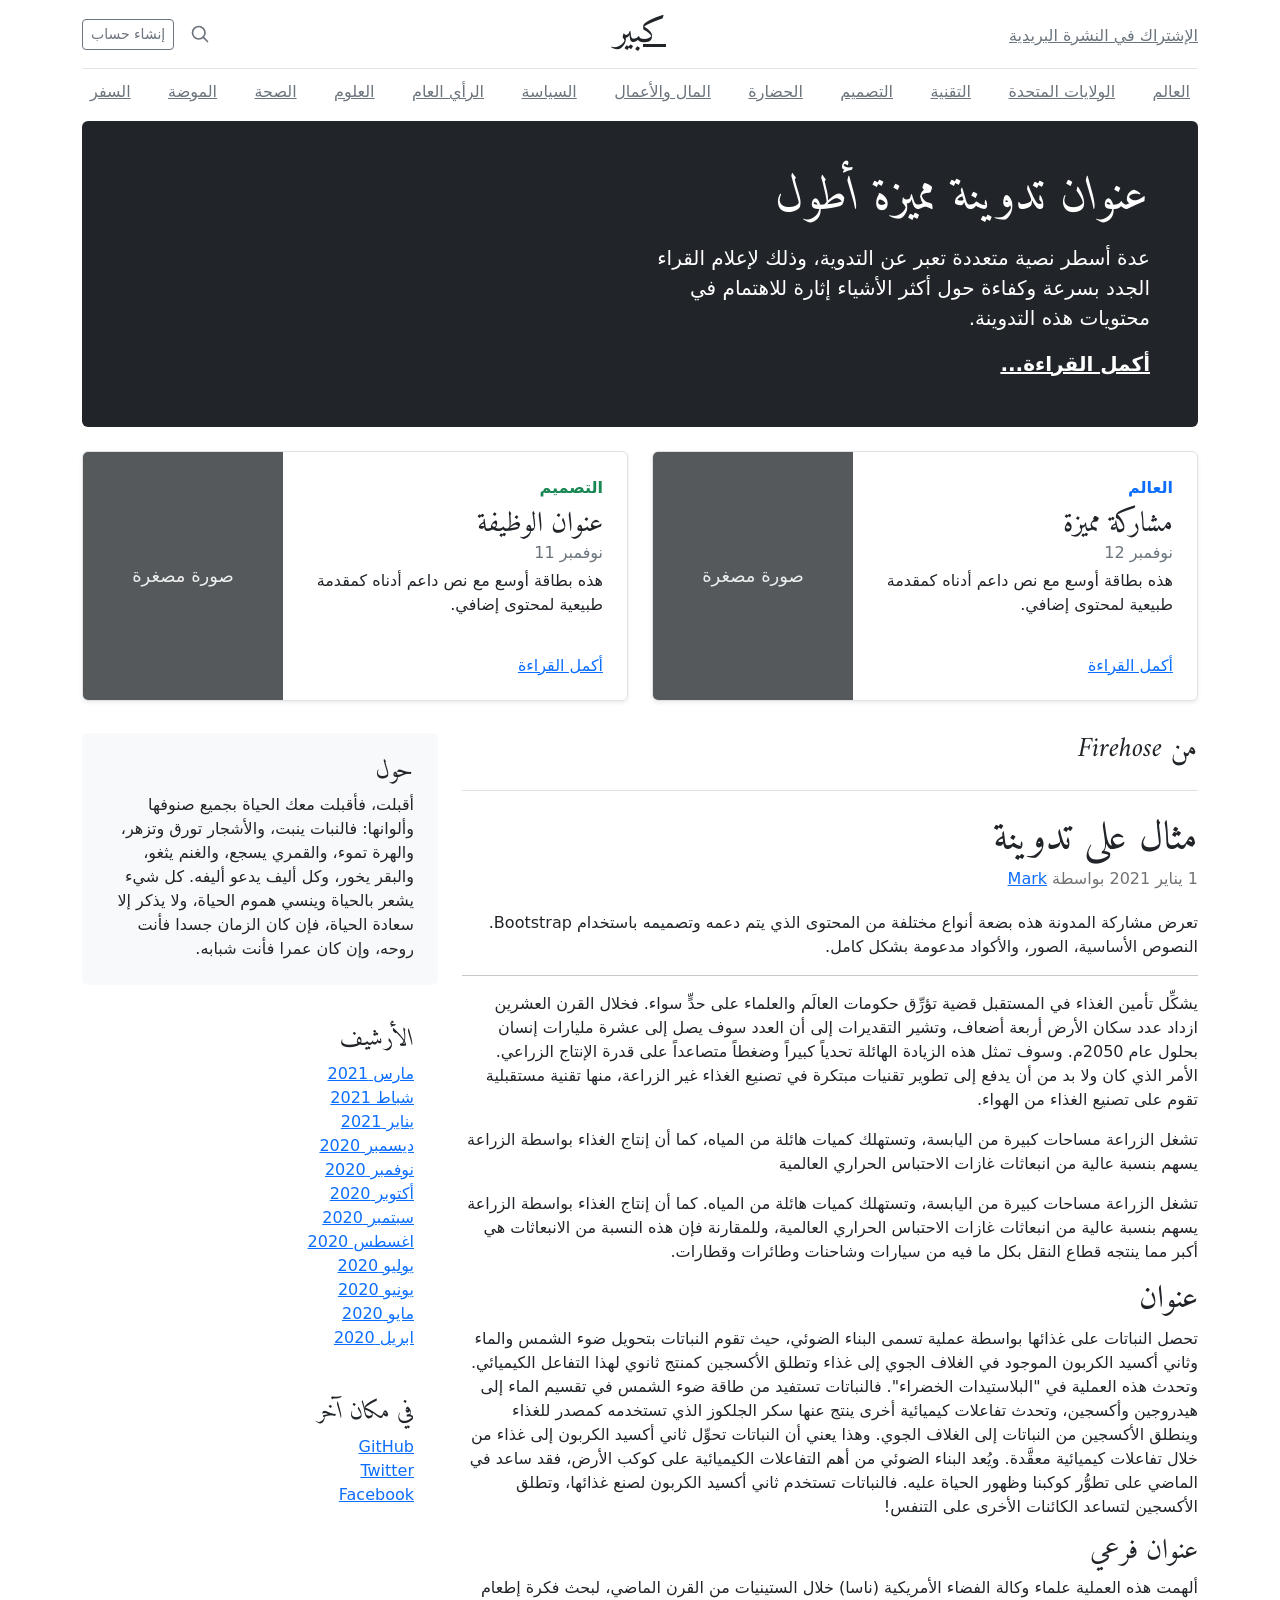
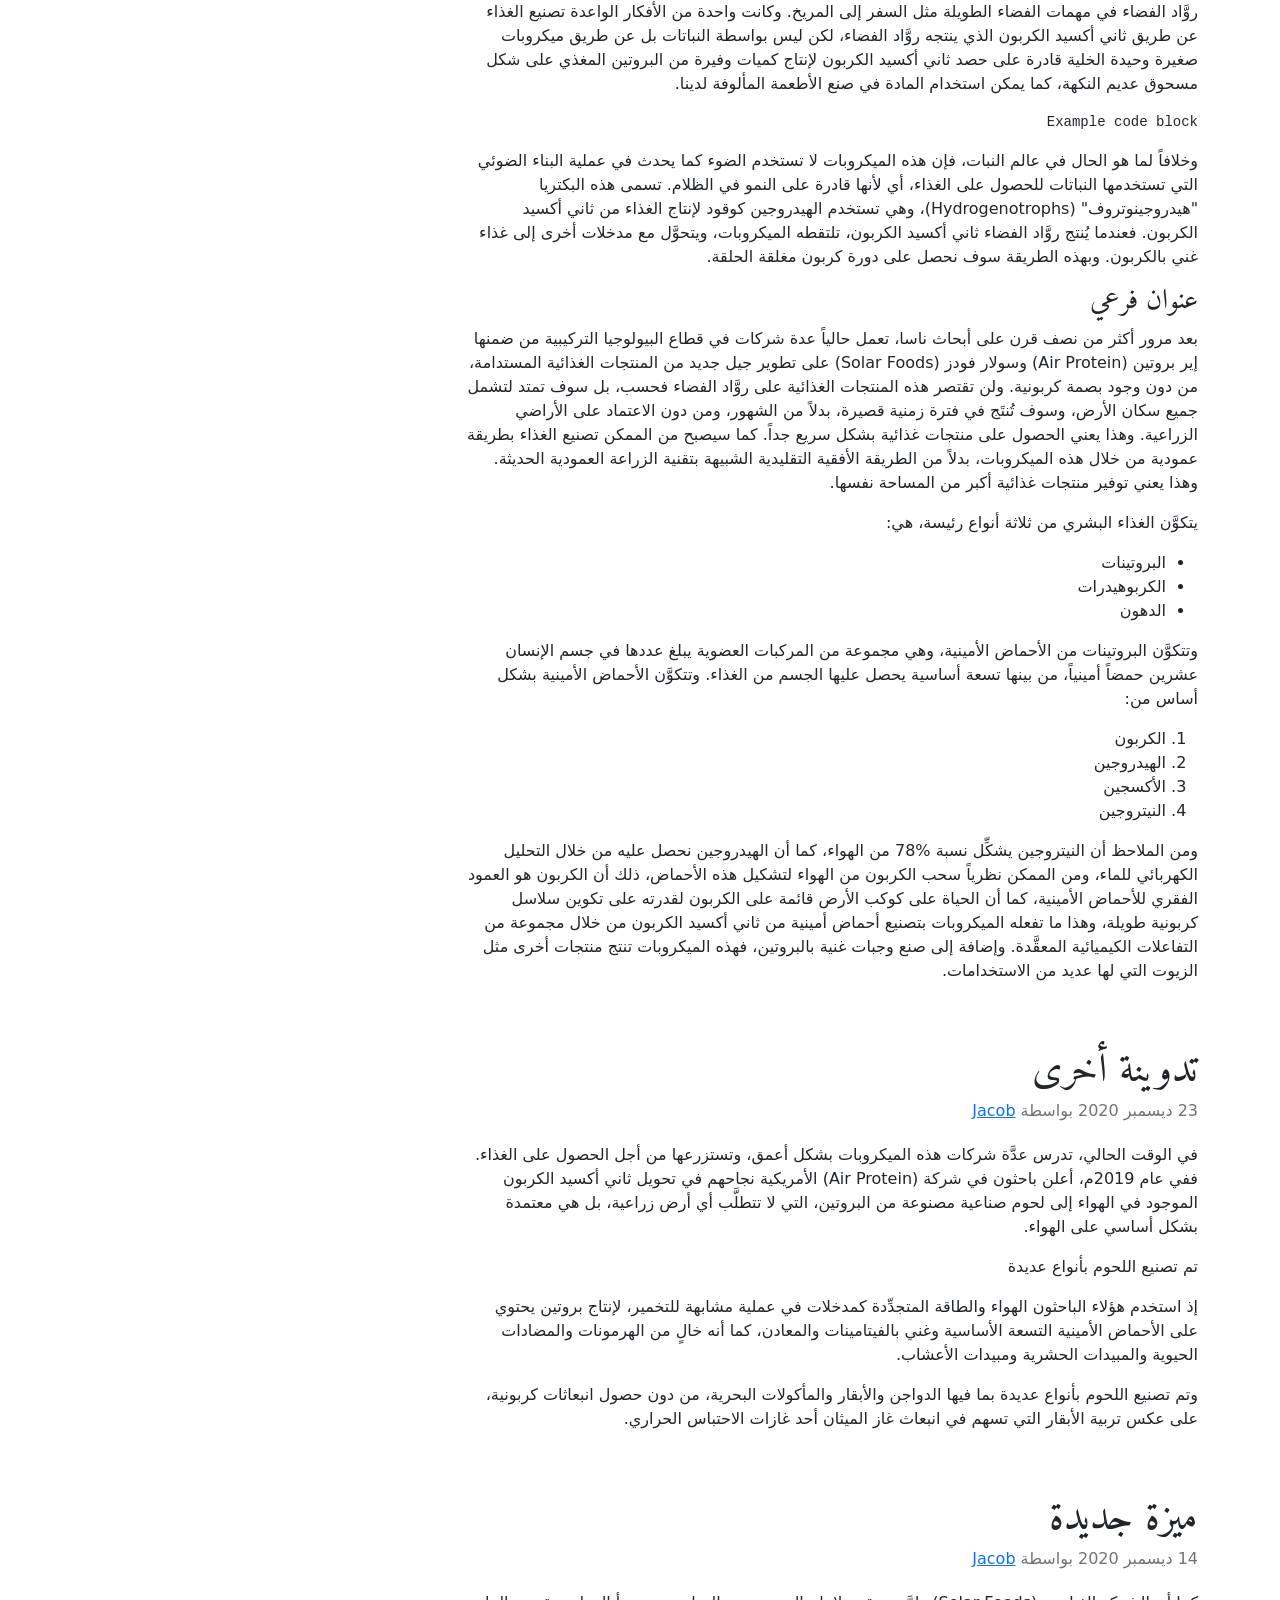
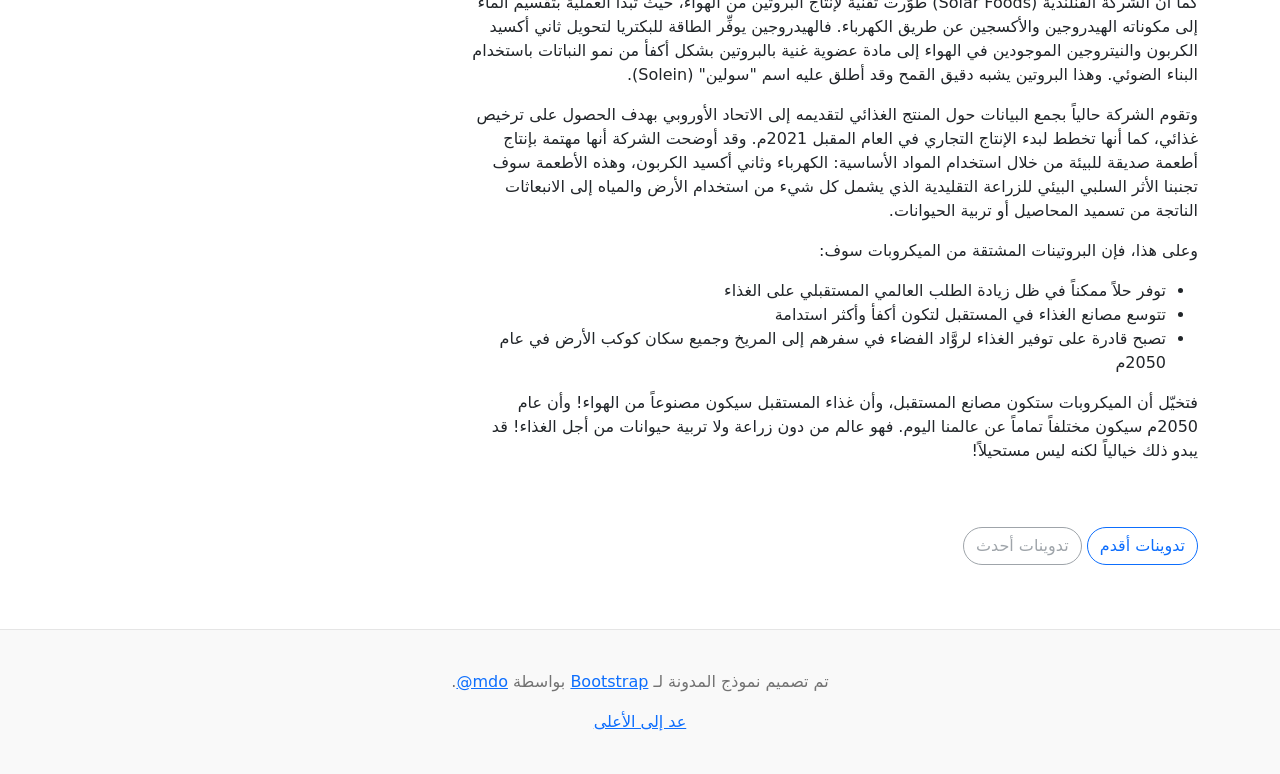
<file: Academy-Cinemas/bootstrap-5.2.3-examples/blog-rtl/index.html>
<!doctype html>
<html lang="ar" dir="rtl">
  <head>
    <meta charset="utf-8">
    <meta name="viewport" content="width=device-width, initial-scale=1">
    <meta name="description" content="">
    <meta name="author" content="Mark Otto, Jacob Thornton, and Bootstrap contributors">
    <meta name="generator" content="Hugo 0.104.2">
    <title>قالب المدونة · Bootstrap v5.2</title>

    <link rel="canonical" href="https://getbootstrap.com/docs/5.2/examples/blog-rtl/">

    

    

<link href="../assets/dist/css/bootstrap.rtl.min.css" rel="stylesheet">

    <style>
      .bd-placeholder-img {
        font-size: 1.125rem;
        text-anchor: middle;
        -webkit-user-select: none;
        -moz-user-select: none;
        user-select: none;
      }

      @media (min-width: 768px) {
        .bd-placeholder-img-lg {
          font-size: 3.5rem;
        }
      }

      .b-example-divider {
        height: 3rem;
        background-color: rgba(0, 0, 0, .1);
        border: solid rgba(0, 0, 0, .15);
        border-width: 1px 0;
        box-shadow: inset 0 .5em 1.5em rgba(0, 0, 0, .1), inset 0 .125em .5em rgba(0, 0, 0, .15);
      }

      .b-example-vr {
        flex-shrink: 0;
        width: 1.5rem;
        height: 100vh;
      }

      .bi {
        vertical-align: -.125em;
        fill: currentColor;
      }

      .nav-scroller {
        position: relative;
        z-index: 2;
        height: 2.75rem;
        overflow-y: hidden;
      }

      .nav-scroller .nav {
        display: flex;
        flex-wrap: nowrap;
        padding-bottom: 1rem;
        margin-top: -1px;
        overflow-x: auto;
        text-align: center;
        white-space: nowrap;
        -webkit-overflow-scrolling: touch;
      }
    </style>

    
    <!-- Custom styles for this template -->
    <link href="https://fonts.googleapis.com/css?family=Amiri:wght@400;700&amp;display=swap" rel="stylesheet">
    <!-- Custom styles for this template -->
    <link href="../blog/blog.rtl.css" rel="stylesheet">
  </head>
  <body>
    
<div class="container">
  <header class="blog-header lh-1 py-3">
    <div class="row flex-nowrap justify-content-between align-items-center">
      <div class="col-4 pt-1">
        <a class="link-secondary" href="#">الإشتراك في النشرة البريدية</a>
      </div>
      <div class="col-4 text-center">
        <a class="blog-header-logo text-dark" href="#">كبير</a>
      </div>
      <div class="col-4 d-flex justify-content-end align-items-center">
        <a class="link-secondary" href="#" aria-label="بحث">
          <svg xmlns="http://www.w3.org/2000/svg" width="20" height="20" fill="none" stroke="currentColor" stroke-linecap="round" stroke-linejoin="round" stroke-width="2" class="mx-3" role="img" viewBox="0 0 24 24"><title>بحث</title><circle cx="10.5" cy="10.5" r="7.5"/><path d="M21 21l-5.2-5.2"/></svg>
        </a>
        <a class="btn btn-sm btn-outline-secondary" href="#">إنشاء حساب</a>
      </div>
    </div>
  </header>

  <div class="nav-scroller py-1 mb-2">
    <nav class="nav d-flex justify-content-between">
      <a class="p-2 link-secondary" href="#">العالم</a>
      <a class="p-2 link-secondary" href="#">الولايات المتحدة</a>
      <a class="p-2 link-secondary" href="#">التقنية</a>
      <a class="p-2 link-secondary" href="#">التصميم</a>
      <a class="p-2 link-secondary" href="#">الحضارة</a>
      <a class="p-2 link-secondary" href="#">المال والأعمال</a>
      <a class="p-2 link-secondary" href="#">السياسة</a>
      <a class="p-2 link-secondary" href="#">الرأي العام</a>
      <a class="p-2 link-secondary" href="#">العلوم</a>
      <a class="p-2 link-secondary" href="#">الصحة</a>
      <a class="p-2 link-secondary" href="#">الموضة</a>
      <a class="p-2 link-secondary" href="#">السفر</a>
    </nav>
  </div>
</div>

<main class="container">
  <div class="p-4 p-md-5 mb-4 rounded text-bg-dark">
    <div class="col-md-6 px-0">
      <h1 class="display-4 fst-italic">عنوان تدوينة مميزة أطول</h1>
      <p class="lead my-3">عدة أسطر نصية متعددة تعبر عن التدوية، وذلك لإعلام القراء الجدد بسرعة وكفاءة حول أكثر الأشياء إثارة للاهتمام في محتويات هذه التدوينة.</p>
      <p class="lead mb-0"><a href="#" class="text-white fw-bold">أكمل القراءة...</a></p>
    </div>
  </div>

  <div class="row mb-2">
    <div class="col-md-6">
      <div class="row g-0 border rounded overflow-hidden flex-md-row mb-4 shadow-sm h-md-250 position-relative">
        <div class="col p-4 d-flex flex-column position-static">
          <strong class="d-inline-block mb-2 text-primary">العالم</strong>
          <h3 class="mb-0">مشاركة مميزة</h3>
          <div class="mb-1 text-muted">نوفمبر 12</div>
          <p class="card-text mb-auto">هذه بطاقة أوسع مع نص داعم أدناه كمقدمة طبيعية لمحتوى إضافي.</p>
          <a href="#" class="stretched-link">أكمل القراءة</a>
        </div>
        <div class="col-auto d-none d-lg-block">
          <svg class="bd-placeholder-img" width="200" height="250" xmlns="http://www.w3.org/2000/svg" role="img" aria-label="Placeholder: صورة مصغرة" preserveAspectRatio="xMidYMid slice" focusable="false"><title>Placeholder</title><rect width="100%" height="100%" fill="#55595c"/><text x="50%" y="50%" fill="#eceeef" dy=".3em">صورة مصغرة</text></svg>

        </div>
      </div>
    </div>
    <div class="col-md-6">
      <div class="row g-0 border rounded overflow-hidden flex-md-row mb-4 shadow-sm h-md-250 position-relative">
        <div class="col p-4 d-flex flex-column position-static">
          <strong class="d-inline-block mb-2 text-success">التصميم</strong>
          <h3 class="mb-0">عنوان الوظيفة</h3>
          <div class="mb-1 text-muted">نوفمبر 11</div>
          <p class="mb-auto">هذه بطاقة أوسع مع نص داعم أدناه كمقدمة طبيعية لمحتوى إضافي.</p>
          <a href="#" class="stretched-link">أكمل القراءة</a>
        </div>
        <div class="col-auto d-none d-lg-block">
          <svg class="bd-placeholder-img" width="200" height="250" xmlns="http://www.w3.org/2000/svg" role="img" aria-label="Placeholder: صورة مصغرة" preserveAspectRatio="xMidYMid slice" focusable="false"><title>Placeholder</title><rect width="100%" height="100%" fill="#55595c"/><text x="50%" y="50%" fill="#eceeef" dy=".3em">صورة مصغرة</text></svg>

        </div>
      </div>
    </div>
  </div>

  <div class="row">
    <div class="col-md-8">
      <h3 class="pb-4 mb-4 fst-italic border-bottom">
        من Firehose
      </h3>

      <article class="blog-post">
        <h2 class="blog-post-title mb-1">مثال على تدوينة</h2>
        <p class="blog-post-meta">1 يناير 2021 بواسطة <a href="#"> Mark </a></p>

        <p>تعرض مشاركة المدونة هذه بضعة أنواع مختلفة من المحتوى الذي يتم دعمه وتصميمه باستخدام Bootstrap. النصوص الأساسية، الصور، والأكواد مدعومة بشكل كامل.</p>
        <hr>
        <p>يشكِّل تأمين الغذاء في المستقبل قضية تؤرِّق حكومات العالَم والعلماء على حدٍّ سواء. فخلال القرن العشرين ازداد عدد سكان الأرض أربعة أضعاف، وتشير التقديرات إلى أن العدد سوف يصل إلى عشرة مليارات إنسان بحلول عام 2050م. وسوف تمثل هذه الزيادة الهائلة تحدياً كبيراً وضغطاً متصاعداً على قدرة الإنتاج الزراعي. الأمر الذي كان ولا بد من أن يدفع إلى تطوير تقنيات مبتكرة في تصنيع الغذاء غير الزراعة، منها تقنية مستقبلية تقوم على تصنيع الغذاء من الهواء.</p>
        <blockquote>
          <p>تشغل الزراعة مساحات كبيرة من اليابسة، وتستهلك كميات هائلة من المياه، كما أن إنتاج الغذاء بواسطة الزراعة يسهم بنسبة عالية من انبعاثات غازات الاحتباس الحراري العالمية</p>
        </blockquote>
        <p>تشغل الزراعة مساحات كبيرة من اليابسة، وتستهلك كميات هائلة من المياه. كما أن إنتاج الغذاء بواسطة الزراعة يسهم بنسبة عالية من انبعاثات غازات الاحتباس الحراري العالمية، وللمقارنة فإن هذه النسبة من الانبعاثات هي أكبر مما ينتجه قطاع النقل بكل ما فيه من سيارات وشاحنات وطائرات وقطارات.</p>
        <h2>عنوان</h2>
        <p>تحصل النباتات على غذائها بواسطة عملية تسمى البناء الضوئي، حيث تقوم النباتات بتحويل ضوء الشمس والماء وثاني أكسيد الكربون الموجود في الغلاف الجوي إلى غذاء وتطلق الأكسجين كمنتج ثانوي لهذا التفاعل الكيميائي. وتحدث هذه العملية في "البلاستيدات الخضراء". فالنباتات تستفيد من طاقة ضوء الشمس في تقسيم الماء إلى هيدروجين وأكسجين، وتحدث تفاعلات كيميائية أخرى ينتج عنها سكر الجلكوز الذي تستخدمه كمصدر للغذاء وينطلق الأكسجين من النباتات إلى الغلاف الجوي. وهذا يعني أن النباتات تحوِّل ثاني أكسيد الكربون إلى غذاء من خلال تفاعلات كيميائية معقَّدة. ويُعد البناء الضوئي من أهم التفاعلات الكيميائية على كوكب الأرض، فقد ساعد في الماضي على تطوُّر كوكبنا وظهور الحياة عليه. فالنباتات تستخدم ثاني أكسيد الكربون لصنع غذائها، وتطلق الأكسجين لتساعد الكائنات الأخرى على التنفس!</p>
        <h3>عنوان فرعي</h3>
        <p>ألهمت هذه العملية علماء وكالة الفضاء الأمريكية (ناسا) خلال الستينيات من القرن الماضي، لبحث فكرة إطعام روَّاد الفضاء في مهمات الفضاء الطويلة مثل السفر إلى المريخ. وكانت واحدة من الأفكار الواعدة تصنيع الغذاء عن طريق ثاني أكسيد الكربون الذي ينتجه روَّاد الفضاء، لكن ليس بواسطة النباتات بل عن طريق ميكروبات صغيرة وحيدة الخلية قادرة على حصد ثاني أكسيد الكربون لإنتاج كميات وفيرة من البروتين المغذي على شكل مسحوق عديم النكهة، كما يمكن استخدام المادة في صنع الأطعمة المألوفة لدينا.</p>
        <pre><code>Example code block</code></pre>
        <p>وخلافاً لما هو الحال في عالم النبات، فإن هذه الميكروبات لا تستخدم الضوء كما يحدث في عملية البناء الضوئي التي تستخدمها النباتات للحصول على الغذاء، أي لأنها قادرة على النمو في الظلام. تسمى هذه البكتريا "هيدروجينوتروف" (Hydrogenotrophs)، وهي تستخدم الهيدروجين كوقود لإنتاج الغذاء من ثاني أكسيد الكربون. فعندما يُنتج روَّاد الفضاء ثاني أكسيد الكربون، تلتقطه الميكروبات، ويتحوَّل مع مدخلات أخرى إلى غذاء غني بالكربون. وبهذه الطريقة سوف نحصل على دورة كربون مغلقة الحلقة.</p>
        <h3>عنوان فرعي</h3>
        <p>بعد مرور أكثر من نصف قرن على أبحاث ناسا، تعمل حالياً عدة شركات في قطاع البيولوجيا التركيبية من ضمنها إير بروتين (Air Protein) وسولار فودز (Solar Foods) على تطوير جيل جديد من المنتجات الغذائية المستدامة، من دون وجود بصمة كربونية. ولن تقتصر هذه المنتجات الغذائية على روَّاد الفضاء فحسب، بل سوف تمتد لتشمل جميع سكان الأرض، وسوف تُنتَج في فترة زمنية قصيرة، بدلاً من الشهور، ومن دون الاعتماد على الأراضي الزراعية. وهذا يعني الحصول على منتجات غذائية بشكل سريع جداً. كما سيصبح من الممكن تصنيع الغذاء بطريقة عمودية من خلال هذه الميكروبات، بدلاً من الطريقة الأفقية التقليدية الشبيهة بتقنية الزراعة العمودية الحديثة. وهذا يعني توفير منتجات غذائية أكبر من المساحة نفسها.</p>
        <p>يتكوَّن الغذاء البشري من ثلاثة أنواع رئيسة، هي:</p>
        <ul>
          <li>البروتينات</li>
          <li>الكربوهيدرات</li>
          <li>الدهون</li>
        </ul>
        <p>وتتكوَّن البروتينات من الأحماض الأمينية، وهي مجموعة من المركبات العضوية يبلغ عددها في جسم الإنسان عشرين حمضاً أمينياً، من بينها تسعة أساسية يحصل عليها الجسم من الغذاء. وتتكوَّن الأحماض الأمينية بشكل أساس من:</p>
        <ol>
          <li>الكربون</li>
          <li>الهيدروجين</li>
          <li>الأكسجين</li>
          <li>النيتروجين</li>
        </ol>
        <p>ومن الملاحظ أن النيتروجين يشكِّل نسبة %78 من الهواء، كما أن الهيدروجين نحصل عليه من خلال التحليل الكهربائي للماء، ومن الممكن نظرياً سحب الكربون من الهواء لتشكيل هذه الأحماض، ذلك أن الكربون هو العمود الفقري للأحماض الأمينية، كما أن الحياة على كوكب الأرض قائمة على الكربون لقدرته على تكوين سلاسل كربونية طويلة، وهذا ما تفعله الميكروبات بتصنيع أحماض أمينية من ثاني أكسيد الكربون من خلال مجموعة من التفاعلات الكيميائية المعقَّدة. وإضافة إلى صنع وجبات غنية بالبروتين، فهذه الميكروبات تنتج منتجات أخرى مثل الزيوت التي لها عديد من الاستخدامات.</p>
      </article>

      <article class="blog-post">
        <h2 class="blog-post-title mb-1">تدوينة أخرى</h2>
        <p class="blog-post-meta">23 ديسمبر 2020 بواسطة <a href="#">Jacob</a></p>

        <p>في الوقت الحالي، تدرس عدَّة شركات هذه الميكروبات بشكل أعمق، وتستزرعها من أجل الحصول على الغذاء. ففي عام 2019م، أعلن باحثون في شركة (Air Protein) الأمريكية نجاحهم في تحويل ثاني أكسيد الكربون الموجود في الهواء إلى لحوم صناعية مصنوعة من البروتين، التي لا تتطلَّب أي أرض زراعية، بل هي معتمدة بشكل أساسي على الهواء.</p>
        <blockquote>
          <p>تم تصنيع اللحوم بأنواع عديدة</p>
        </blockquote>
        <p>إذ استخدم هؤلاء الباحثون الهواء والطاقة المتجدِّدة كمدخلات في عملية مشابهة للتخمير، لإنتاج بروتين يحتوي على الأحماض الأمينية التسعة الأساسية وغني بالفيتامينات والمعادن، كما أنه خالٍ من الهرمونات والمضادات الحيوية والمبيدات الحشرية ومبيدات الأعشاب.</p>
        <p> وتم تصنيع اللحوم بأنواع عديدة بما فيها الدواجن والأبقار والمأكولات البحرية، من دون حصول انبعاثات كربونية، على عكس تربية الأبقار التي تسهم في انبعاث غاز الميثان أحد غازات الاحتباس الحراري.</p>
      </article>

      <article class="blog-post">
        <h2 class="blog-post-title mb-1">ميزة جديدة</h2>
        <p class="blog-post-meta">14 ديسمبر 2020 بواسطة <a href="#">Jacob</a></p>

        <p>كما أن الشركة الفنلندية (Solar Foods) طوَّرت تقنية لإنتاج البروتين من الهواء، حيث تبدأ العملية بتقسيم الماء إلى مكوناته الهيدروجين والأكسجين عن طريق الكهرباء. فالهيدروجين يوفِّر الطاقة للبكتريا لتحويل ثاني أكسيد الكربون والنيتروجين الموجودين في الهواء إلى مادة عضوية غنية بالبروتين بشكل أكفأ من نمو النباتات باستخدام البناء الضوئي. وهذا البروتين يشبه دقيق القمح وقد أطلق عليه اسم "سولين" (Solein).</p>
        <p>وتقوم الشركة حالياً بجمع البيانات حول المنتج الغذائي لتقديمه إلى الاتحاد الأوروبي بهدف الحصول على ترخيص غذائي، كما أنها تخطط لبدء الإنتاج التجاري في العام المقبل 2021م. وقد أوضحت الشركة أنها مهتمة بإنتاج أطعمة صديقة للبيئة من خلال استخدام المواد الأساسية: الكهرباء وثاني أكسيد الكربون، وهذه الأطعمة سوف تجنبنا الأثر السلبي البيئي للزراعة التقليدية الذي يشمل كل شيء من استخدام الأرض والمياه إلى الانبعاثات الناتجة من تسميد المحاصيل أو تربية الحيوانات.</p>
        <p>وعلى هذا، فإن البروتينات المشتقة من الميكروبات سوف:</p>
        <ul>
          <li>توفر حلاً ممكناً في ظل زيادة الطلب العالمي المستقبلي على الغذاء</li>
          <li>تتوسع مصانع الغذاء في المستقبل لتكون أكفأ وأكثر استدامة</li>
          <li>تصبح قادرة على توفير الغذاء لروَّاد الفضاء في سفرهم إلى المريخ وجميع سكان كوكب الأرض في عام 2050م</li>
        </ul>
        <p>فتخيّل أن الميكروبات ستكون مصانع المستقبل، وأن غذاء المستقبل سيكون مصنوعاً من الهواء! وأن عام 2050م سيكون مختلفاً تماماً عن عالمنا اليوم. فهو عالم من دون زراعة ولا تربية حيوانات من أجل الغذاء! قد يبدو ذلك خيالياً لكنه ليس مستحيلاً!</p>
      </article>

      <nav class="blog-pagination" aria-label="Pagination">
        <a class="btn btn-outline-primary rounded-pill" href="#">تدوينات أقدم</a>
        <a class="btn btn-outline-secondary rounded-pill disabled">تدوينات أحدث</a>
      </nav>

    </div>

    <div class="col-md-4">
      <div class="position-sticky" style="top: 2rem;">
        <div class="p-4 mb-3 bg-light rounded">
          <h4 class="fst-italic">حول</h4>
          <p class="mb-0">أقبلت، فأقبلت معك الحياة بجميع صنوفها وألوانها: فالنبات ينبت، والأشجار تورق وتزهر، والهرة تموء، والقمري يسجع، والغنم يثغو، والبقر يخور، وكل أليف يدعو أليفه. كل شيء يشعر بالحياة وينسي هموم الحياة، ولا يذكر إلا سعادة الحياة، فإن كان الزمان جسدا فأنت روحه، وإن كان عمرا فأنت شبابه.</p>
        </div>

        <div class="p-4">
          <h4 class="fst-italic">الأرشيف</h4>
          <ol class="list-unstyled mb-0">
            <li><a href="#">مارس 2021</a></li>
            <li><a href="#">شباط 2021</a></li>
            <li><a href="#">يناير 2021</a></li>
            <li><a href="#">ديسمبر 2020</a></li>
            <li><a href="#">نوفمبر 2020</a></li>
            <li><a href="#">أكتوبر 2020</a></li>
            <li><a href="#">سبتمبر 2020</a></li>
            <li><a href="#">اغسطس 2020</a></li>
            <li><a href="#">يوليو 2020</a></li>
            <li><a href="#">يونيو 2020</a></li>
            <li><a href="#">مايو 2020</a></li>
            <li><a href="#">ابريل 2020</a></li>
          </ol>
        </div>

        <div class="p-4">
          <h4 class="fst-italic">في مكان آخر</h4>
          <ol class="list-unstyled">
            <li><a href="#">GitHub</a></li>
            <li><a href="#">Twitter</a></li>
            <li><a href="#">Facebook</a></li>
          </ol>
        </div>
      </div>
    </div>
  </div>

</main>

<footer class="blog-footer">
  <p>تم تصميم نموذج المدونة لـ <a href="https://getbootstrap.com/">Bootstrap</a> بواسطة <a href="https://twitter.com/mdo"><bdi lang="en" dir="ltr">@mdo</bdi></a>.</p>
  <p>
    <a href="#">عد إلى الأعلى</a>
  </p>
</footer>


    
  </body>
</html>
</file>
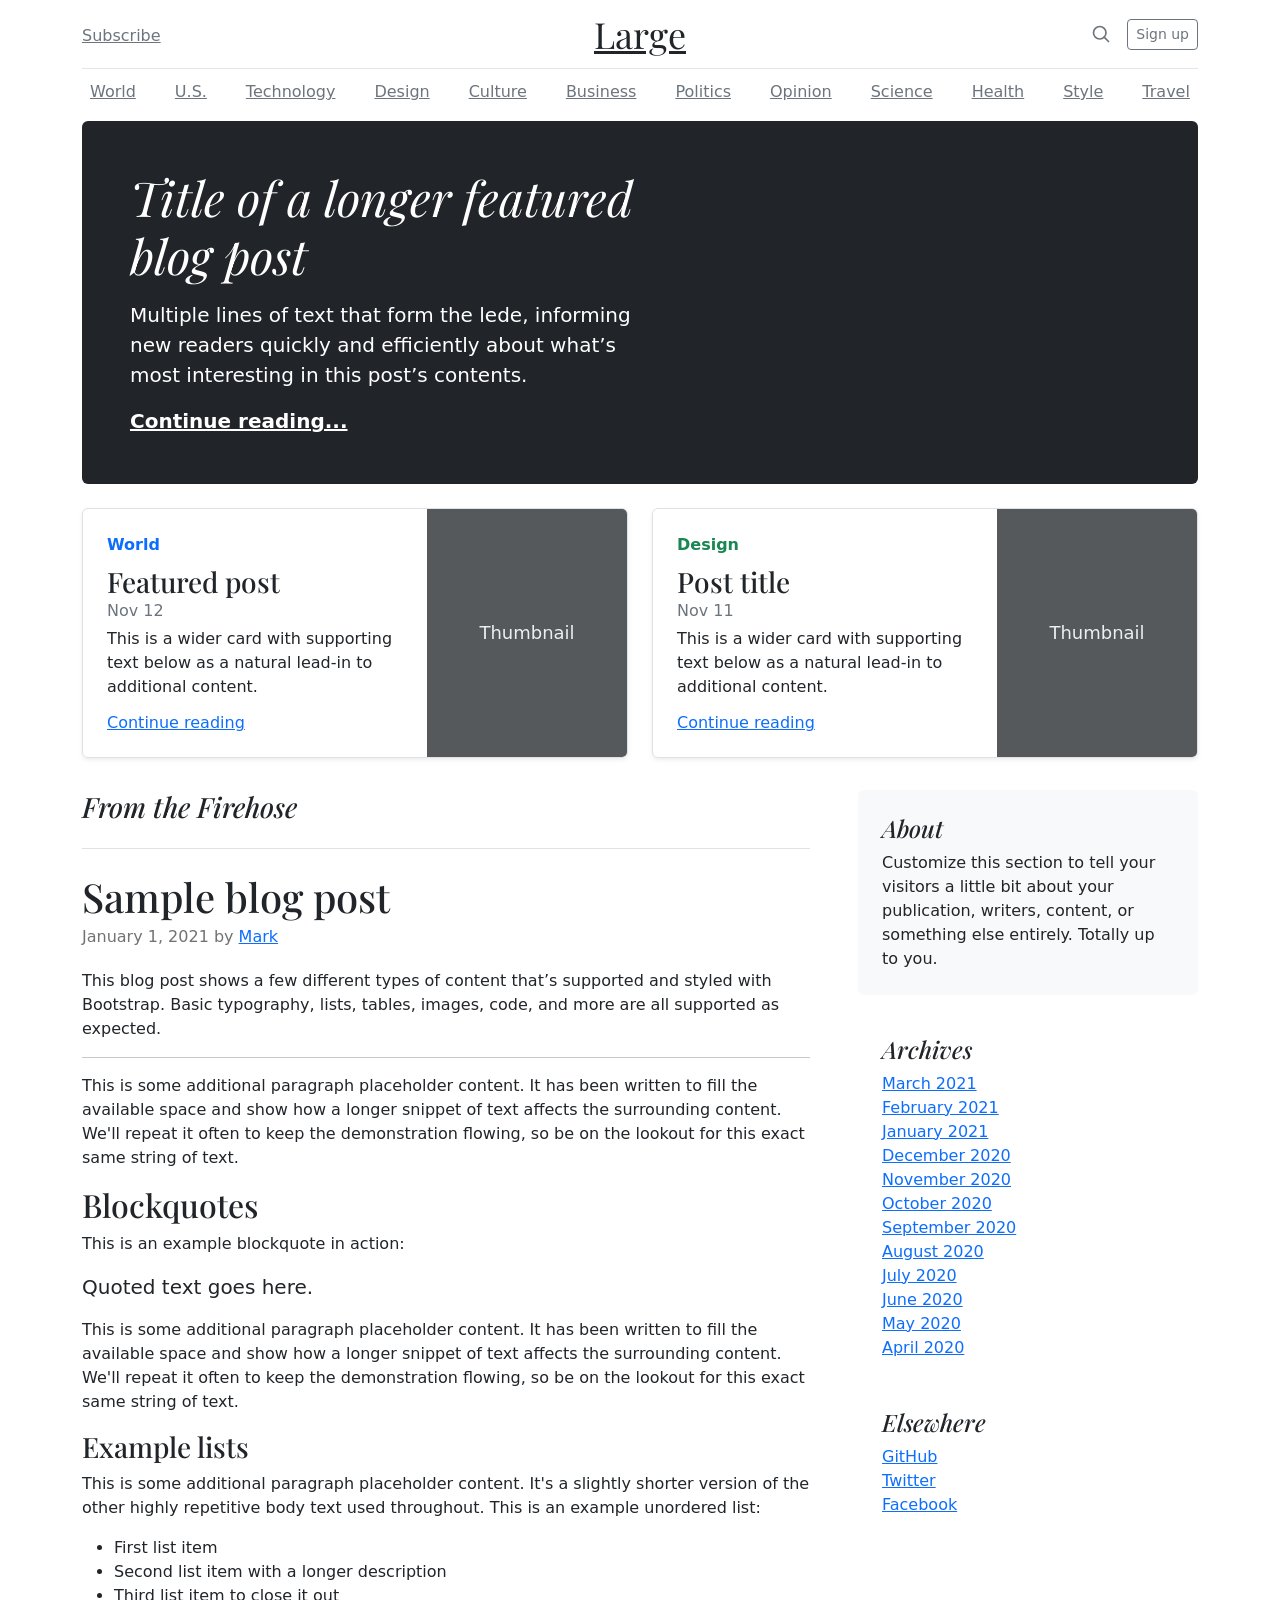
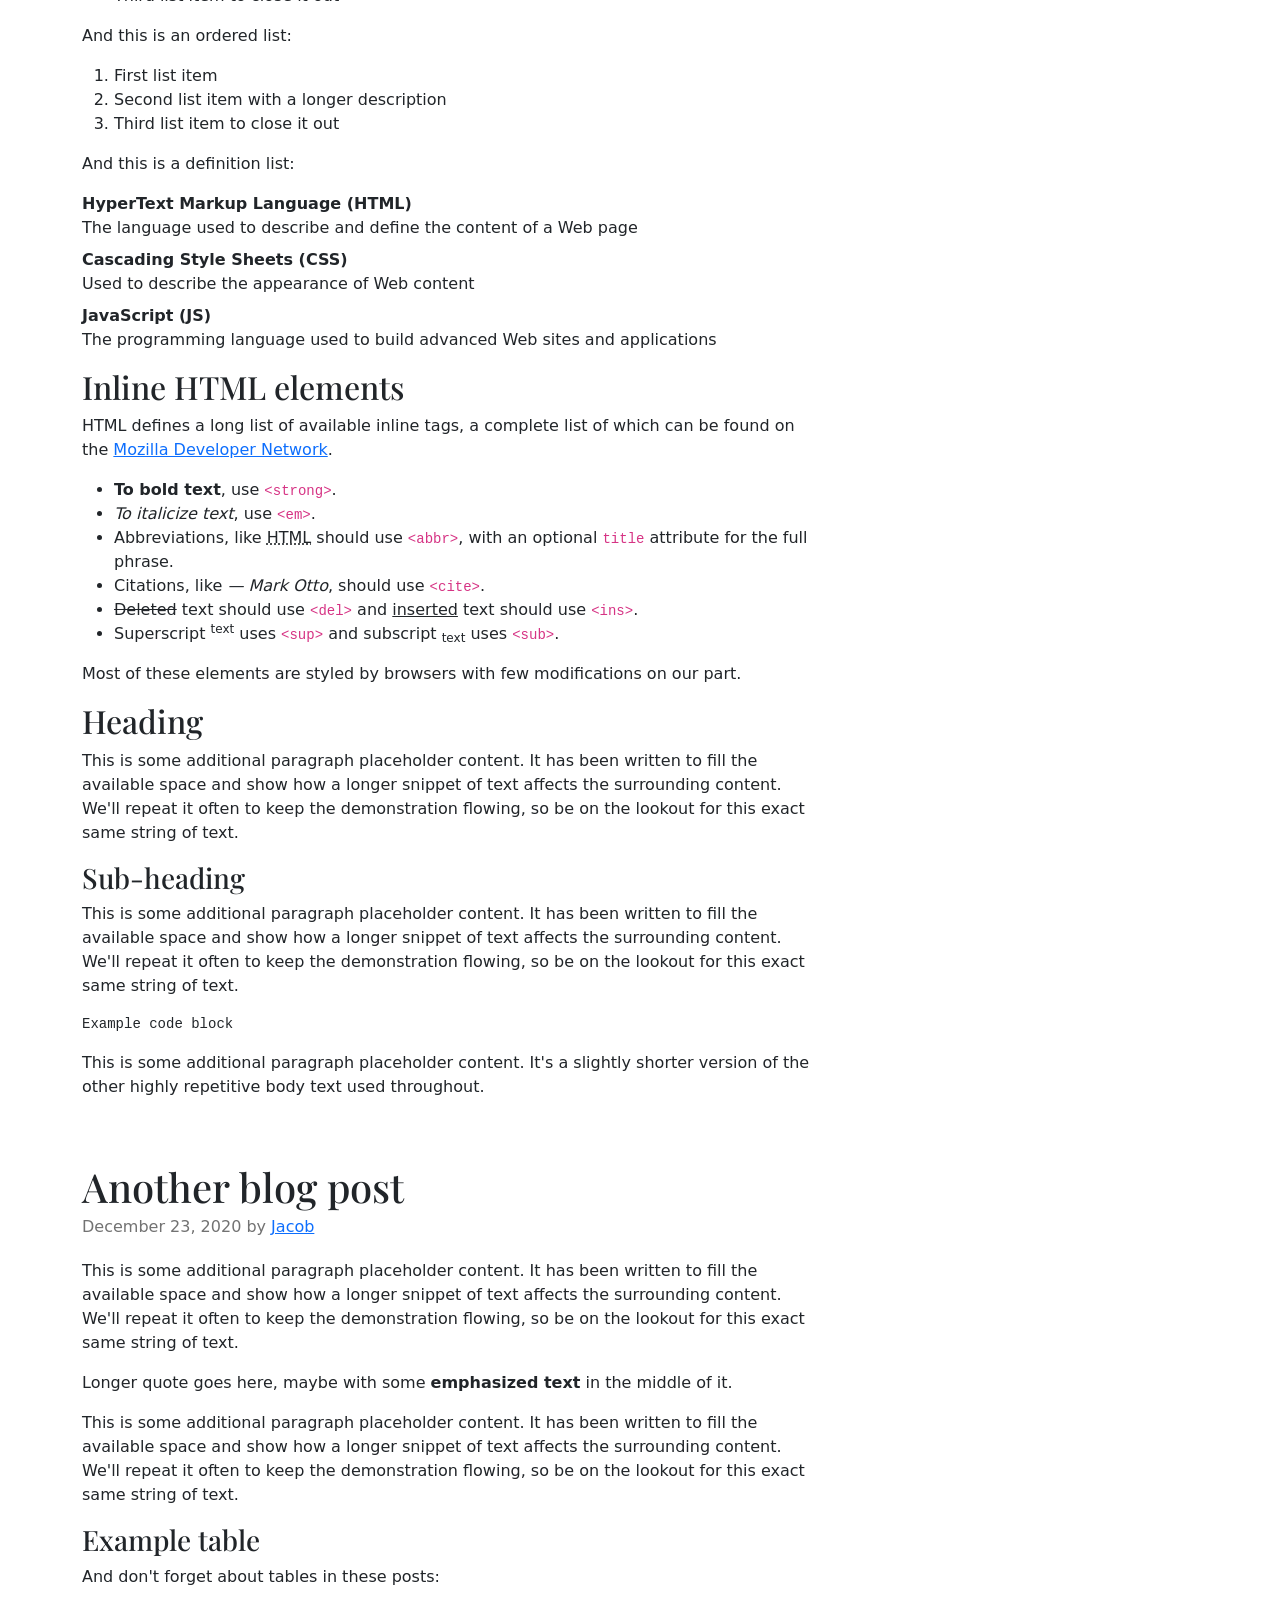
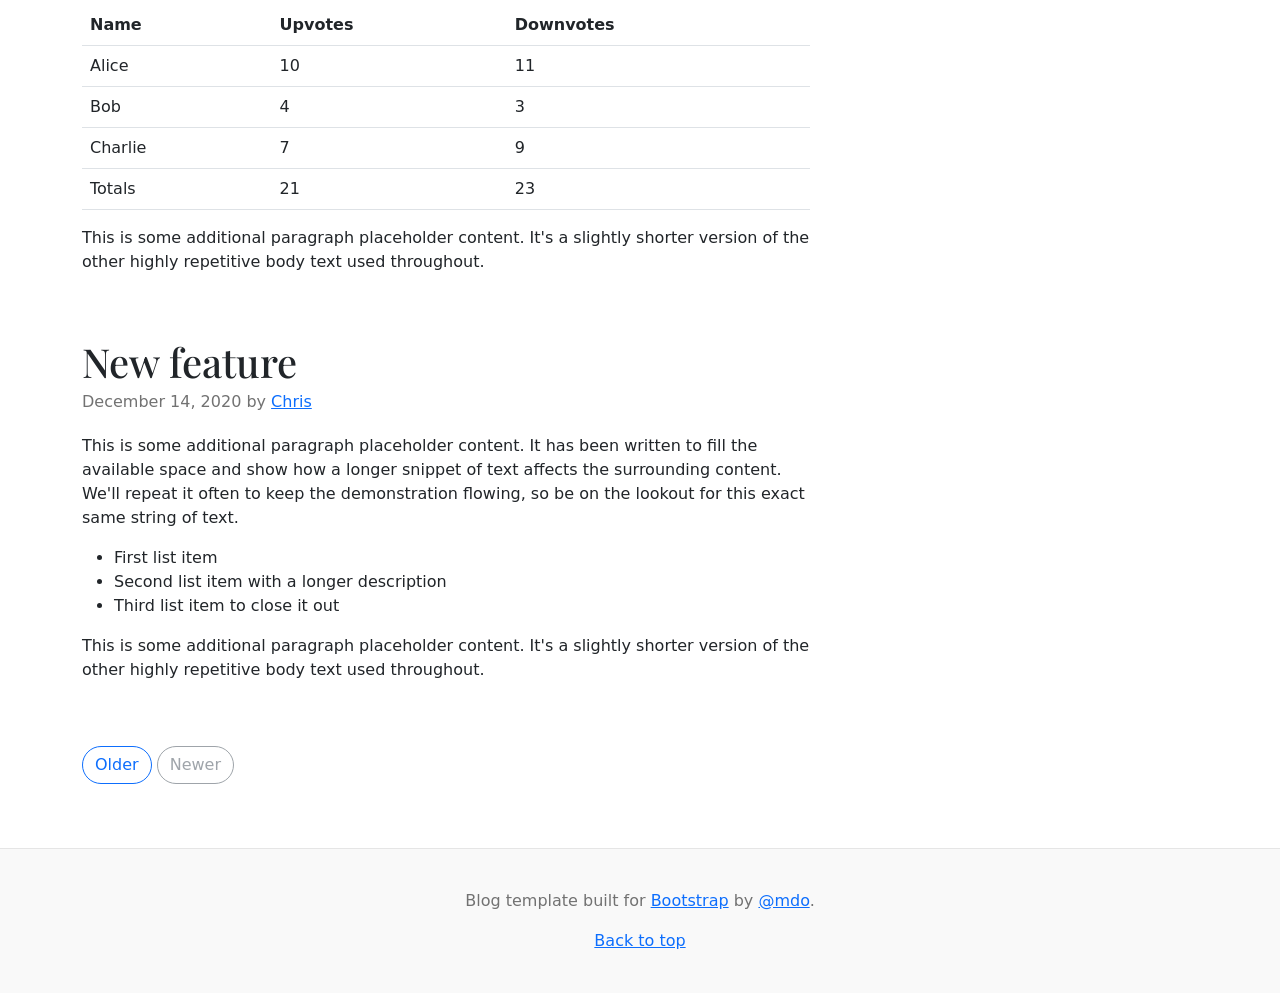
<file: Academy-Cinemas/bootstrap-5.2.3-examples/blog/index.html>
<!doctype html>
<html lang="en">
  <head>
    <meta charset="utf-8">
    <meta name="viewport" content="width=device-width, initial-scale=1">
    <meta name="description" content="">
    <meta name="author" content="Mark Otto, Jacob Thornton, and Bootstrap contributors">
    <meta name="generator" content="Hugo 0.104.2">
    <title>Blog Template · Bootstrap v5.2</title>

    <link rel="canonical" href="https://getbootstrap.com/docs/5.2/examples/blog/">

    

    

<link href="../assets/dist/css/bootstrap.min.css" rel="stylesheet">

    <style>
      .bd-placeholder-img {
        font-size: 1.125rem;
        text-anchor: middle;
        -webkit-user-select: none;
        -moz-user-select: none;
        user-select: none;
      }

      @media (min-width: 768px) {
        .bd-placeholder-img-lg {
          font-size: 3.5rem;
        }
      }

      .b-example-divider {
        height: 3rem;
        background-color: rgba(0, 0, 0, .1);
        border: solid rgba(0, 0, 0, .15);
        border-width: 1px 0;
        box-shadow: inset 0 .5em 1.5em rgba(0, 0, 0, .1), inset 0 .125em .5em rgba(0, 0, 0, .15);
      }

      .b-example-vr {
        flex-shrink: 0;
        width: 1.5rem;
        height: 100vh;
      }

      .bi {
        vertical-align: -.125em;
        fill: currentColor;
      }

      .nav-scroller {
        position: relative;
        z-index: 2;
        height: 2.75rem;
        overflow-y: hidden;
      }

      .nav-scroller .nav {
        display: flex;
        flex-wrap: nowrap;
        padding-bottom: 1rem;
        margin-top: -1px;
        overflow-x: auto;
        text-align: center;
        white-space: nowrap;
        -webkit-overflow-scrolling: touch;
      }
    </style>

    
    <!-- Custom styles for this template -->
    <link href="https://fonts.googleapis.com/css?family=Playfair&#43;Display:700,900&amp;display=swap" rel="stylesheet">
    <!-- Custom styles for this template -->
    <link href="blog.css" rel="stylesheet">
  </head>
  <body>
    
<div class="container">
  <header class="blog-header lh-1 py-3">
    <div class="row flex-nowrap justify-content-between align-items-center">
      <div class="col-4 pt-1">
        <a class="link-secondary" href="#">Subscribe</a>
      </div>
      <div class="col-4 text-center">
        <a class="blog-header-logo text-dark" href="#">Large</a>
      </div>
      <div class="col-4 d-flex justify-content-end align-items-center">
        <a class="link-secondary" href="#" aria-label="Search">
          <svg xmlns="http://www.w3.org/2000/svg" width="20" height="20" fill="none" stroke="currentColor" stroke-linecap="round" stroke-linejoin="round" stroke-width="2" class="mx-3" role="img" viewBox="0 0 24 24"><title>Search</title><circle cx="10.5" cy="10.5" r="7.5"/><path d="M21 21l-5.2-5.2"/></svg>
        </a>
        <a class="btn btn-sm btn-outline-secondary" href="#">Sign up</a>
      </div>
    </div>
  </header>

  <div class="nav-scroller py-1 mb-2">
    <nav class="nav d-flex justify-content-between">
      <a class="p-2 link-secondary" href="#">World</a>
      <a class="p-2 link-secondary" href="#">U.S.</a>
      <a class="p-2 link-secondary" href="#">Technology</a>
      <a class="p-2 link-secondary" href="#">Design</a>
      <a class="p-2 link-secondary" href="#">Culture</a>
      <a class="p-2 link-secondary" href="#">Business</a>
      <a class="p-2 link-secondary" href="#">Politics</a>
      <a class="p-2 link-secondary" href="#">Opinion</a>
      <a class="p-2 link-secondary" href="#">Science</a>
      <a class="p-2 link-secondary" href="#">Health</a>
      <a class="p-2 link-secondary" href="#">Style</a>
      <a class="p-2 link-secondary" href="#">Travel</a>
    </nav>
  </div>
</div>

<main class="container">
  <div class="p-4 p-md-5 mb-4 rounded text-bg-dark">
    <div class="col-md-6 px-0">
      <h1 class="display-4 fst-italic">Title of a longer featured blog post</h1>
      <p class="lead my-3">Multiple lines of text that form the lede, informing new readers quickly and efficiently about what’s most interesting in this post’s contents.</p>
      <p class="lead mb-0"><a href="#" class="text-white fw-bold">Continue reading...</a></p>
    </div>
  </div>

  <div class="row mb-2">
    <div class="col-md-6">
      <div class="row g-0 border rounded overflow-hidden flex-md-row mb-4 shadow-sm h-md-250 position-relative">
        <div class="col p-4 d-flex flex-column position-static">
          <strong class="d-inline-block mb-2 text-primary">World</strong>
          <h3 class="mb-0">Featured post</h3>
          <div class="mb-1 text-muted">Nov 12</div>
          <p class="card-text mb-auto">This is a wider card with supporting text below as a natural lead-in to additional content.</p>
          <a href="#" class="stretched-link">Continue reading</a>
        </div>
        <div class="col-auto d-none d-lg-block">
          <svg class="bd-placeholder-img" width="200" height="250" xmlns="http://www.w3.org/2000/svg" role="img" aria-label="Placeholder: Thumbnail" preserveAspectRatio="xMidYMid slice" focusable="false"><title>Placeholder</title><rect width="100%" height="100%" fill="#55595c"/><text x="50%" y="50%" fill="#eceeef" dy=".3em">Thumbnail</text></svg>

        </div>
      </div>
    </div>
    <div class="col-md-6">
      <div class="row g-0 border rounded overflow-hidden flex-md-row mb-4 shadow-sm h-md-250 position-relative">
        <div class="col p-4 d-flex flex-column position-static">
          <strong class="d-inline-block mb-2 text-success">Design</strong>
          <h3 class="mb-0">Post title</h3>
          <div class="mb-1 text-muted">Nov 11</div>
          <p class="mb-auto">This is a wider card with supporting text below as a natural lead-in to additional content.</p>
          <a href="#" class="stretched-link">Continue reading</a>
        </div>
        <div class="col-auto d-none d-lg-block">
          <svg class="bd-placeholder-img" width="200" height="250" xmlns="http://www.w3.org/2000/svg" role="img" aria-label="Placeholder: Thumbnail" preserveAspectRatio="xMidYMid slice" focusable="false"><title>Placeholder</title><rect width="100%" height="100%" fill="#55595c"/><text x="50%" y="50%" fill="#eceeef" dy=".3em">Thumbnail</text></svg>

        </div>
      </div>
    </div>
  </div>

  <div class="row g-5">
    <div class="col-md-8">
      <h3 class="pb-4 mb-4 fst-italic border-bottom">
        From the Firehose
      </h3>

      <article class="blog-post">
        <h2 class="blog-post-title mb-1">Sample blog post</h2>
        <p class="blog-post-meta">January 1, 2021 by <a href="#">Mark</a></p>

        <p>This blog post shows a few different types of content that’s supported and styled with Bootstrap. Basic typography, lists, tables, images, code, and more are all supported as expected.</p>
        <hr>
        <p>This is some additional paragraph placeholder content. It has been written to fill the available space and show how a longer snippet of text affects the surrounding content. We'll repeat it often to keep the demonstration flowing, so be on the lookout for this exact same string of text.</p>
        <h2>Blockquotes</h2>
        <p>This is an example blockquote in action:</p>
        <blockquote class="blockquote">
          <p>Quoted text goes here.</p>
        </blockquote>
        <p>This is some additional paragraph placeholder content. It has been written to fill the available space and show how a longer snippet of text affects the surrounding content. We'll repeat it often to keep the demonstration flowing, so be on the lookout for this exact same string of text.</p>
        <h3>Example lists</h3>
        <p>This is some additional paragraph placeholder content. It's a slightly shorter version of the other highly repetitive body text used throughout. This is an example unordered list:</p>
        <ul>
          <li>First list item</li>
          <li>Second list item with a longer description</li>
          <li>Third list item to close it out</li>
        </ul>
        <p>And this is an ordered list:</p>
        <ol>
          <li>First list item</li>
          <li>Second list item with a longer description</li>
          <li>Third list item to close it out</li>
        </ol>
        <p>And this is a definition list:</p>
        <dl>
          <dt>HyperText Markup Language (HTML)</dt>
          <dd>The language used to describe and define the content of a Web page</dd>
          <dt>Cascading Style Sheets (CSS)</dt>
          <dd>Used to describe the appearance of Web content</dd>
          <dt>JavaScript (JS)</dt>
          <dd>The programming language used to build advanced Web sites and applications</dd>
        </dl>
        <h2>Inline HTML elements</h2>
        <p>HTML defines a long list of available inline tags, a complete list of which can be found on the <a href="https://developer.mozilla.org/en-US/docs/Web/HTML/Element">Mozilla Developer Network</a>.</p>
        <ul>
          <li><strong>To bold text</strong>, use <code class="language-plaintext highlighter-rouge">&lt;strong&gt;</code>.</li>
          <li><em>To italicize text</em>, use <code class="language-plaintext highlighter-rouge">&lt;em&gt;</code>.</li>
          <li>Abbreviations, like <abbr title="HyperText Markup Language">HTML</abbr> should use <code class="language-plaintext highlighter-rouge">&lt;abbr&gt;</code>, with an optional <code class="language-plaintext highlighter-rouge">title</code> attribute for the full phrase.</li>
          <li>Citations, like <cite>— Mark Otto</cite>, should use <code class="language-plaintext highlighter-rouge">&lt;cite&gt;</code>.</li>
          <li><del>Deleted</del> text should use <code class="language-plaintext highlighter-rouge">&lt;del&gt;</code> and <ins>inserted</ins> text should use <code class="language-plaintext highlighter-rouge">&lt;ins&gt;</code>.</li>
          <li>Superscript <sup>text</sup> uses <code class="language-plaintext highlighter-rouge">&lt;sup&gt;</code> and subscript <sub>text</sub> uses <code class="language-plaintext highlighter-rouge">&lt;sub&gt;</code>.</li>
        </ul>
        <p>Most of these elements are styled by browsers with few modifications on our part.</p>
        <h2>Heading</h2>
        <p>This is some additional paragraph placeholder content. It has been written to fill the available space and show how a longer snippet of text affects the surrounding content. We'll repeat it often to keep the demonstration flowing, so be on the lookout for this exact same string of text.</p>
        <h3>Sub-heading</h3>
        <p>This is some additional paragraph placeholder content. It has been written to fill the available space and show how a longer snippet of text affects the surrounding content. We'll repeat it often to keep the demonstration flowing, so be on the lookout for this exact same string of text.</p>
        <pre><code>Example code block</code></pre>
        <p>This is some additional paragraph placeholder content. It's a slightly shorter version of the other highly repetitive body text used throughout.</p>
      </article>

      <article class="blog-post">
        <h2 class="blog-post-title mb-1">Another blog post</h2>
        <p class="blog-post-meta">December 23, 2020 by <a href="#">Jacob</a></p>

        <p>This is some additional paragraph placeholder content. It has been written to fill the available space and show how a longer snippet of text affects the surrounding content. We'll repeat it often to keep the demonstration flowing, so be on the lookout for this exact same string of text.</p>
        <blockquote>
          <p>Longer quote goes here, maybe with some <strong>emphasized text</strong> in the middle of it.</p>
        </blockquote>
        <p>This is some additional paragraph placeholder content. It has been written to fill the available space and show how a longer snippet of text affects the surrounding content. We'll repeat it often to keep the demonstration flowing, so be on the lookout for this exact same string of text.</p>
        <h3>Example table</h3>
        <p>And don't forget about tables in these posts:</p>
        <table class="table">
          <thead>
            <tr>
              <th>Name</th>
              <th>Upvotes</th>
              <th>Downvotes</th>
            </tr>
          </thead>
          <tbody>
            <tr>
              <td>Alice</td>
              <td>10</td>
              <td>11</td>
            </tr>
            <tr>
              <td>Bob</td>
              <td>4</td>
              <td>3</td>
            </tr>
            <tr>
              <td>Charlie</td>
              <td>7</td>
              <td>9</td>
            </tr>
          </tbody>
          <tfoot>
            <tr>
              <td>Totals</td>
              <td>21</td>
              <td>23</td>
            </tr>
          </tfoot>
        </table>

        <p>This is some additional paragraph placeholder content. It's a slightly shorter version of the other highly repetitive body text used throughout.</p>
      </article>

      <article class="blog-post">
        <h2 class="blog-post-title mb-1">New feature</h2>
        <p class="blog-post-meta">December 14, 2020 by <a href="#">Chris</a></p>

        <p>This is some additional paragraph placeholder content. It has been written to fill the available space and show how a longer snippet of text affects the surrounding content. We'll repeat it often to keep the demonstration flowing, so be on the lookout for this exact same string of text.</p>
        <ul>
          <li>First list item</li>
          <li>Second list item with a longer description</li>
          <li>Third list item to close it out</li>
        </ul>
        <p>This is some additional paragraph placeholder content. It's a slightly shorter version of the other highly repetitive body text used throughout.</p>
      </article>

      <nav class="blog-pagination" aria-label="Pagination">
        <a class="btn btn-outline-primary rounded-pill" href="#">Older</a>
        <a class="btn btn-outline-secondary rounded-pill disabled">Newer</a>
      </nav>

    </div>

    <div class="col-md-4">
      <div class="position-sticky" style="top: 2rem;">
        <div class="p-4 mb-3 bg-light rounded">
          <h4 class="fst-italic">About</h4>
          <p class="mb-0">Customize this section to tell your visitors a little bit about your publication, writers, content, or something else entirely. Totally up to you.</p>
        </div>

        <div class="p-4">
          <h4 class="fst-italic">Archives</h4>
          <ol class="list-unstyled mb-0">
            <li><a href="#">March 2021</a></li>
            <li><a href="#">February 2021</a></li>
            <li><a href="#">January 2021</a></li>
            <li><a href="#">December 2020</a></li>
            <li><a href="#">November 2020</a></li>
            <li><a href="#">October 2020</a></li>
            <li><a href="#">September 2020</a></li>
            <li><a href="#">August 2020</a></li>
            <li><a href="#">July 2020</a></li>
            <li><a href="#">June 2020</a></li>
            <li><a href="#">May 2020</a></li>
            <li><a href="#">April 2020</a></li>
          </ol>
        </div>

        <div class="p-4">
          <h4 class="fst-italic">Elsewhere</h4>
          <ol class="list-unstyled">
            <li><a href="#">GitHub</a></li>
            <li><a href="#">Twitter</a></li>
            <li><a href="#">Facebook</a></li>
          </ol>
        </div>
      </div>
    </div>
  </div>

</main>

<footer class="blog-footer">
  <p>Blog template built for <a href="https://getbootstrap.com/">Bootstrap</a> by <a href="https://twitter.com/mdo">@mdo</a>.</p>
  <p>
    <a href="#">Back to top</a>
  </p>
</footer>


    
  </body>
</html>
</file>
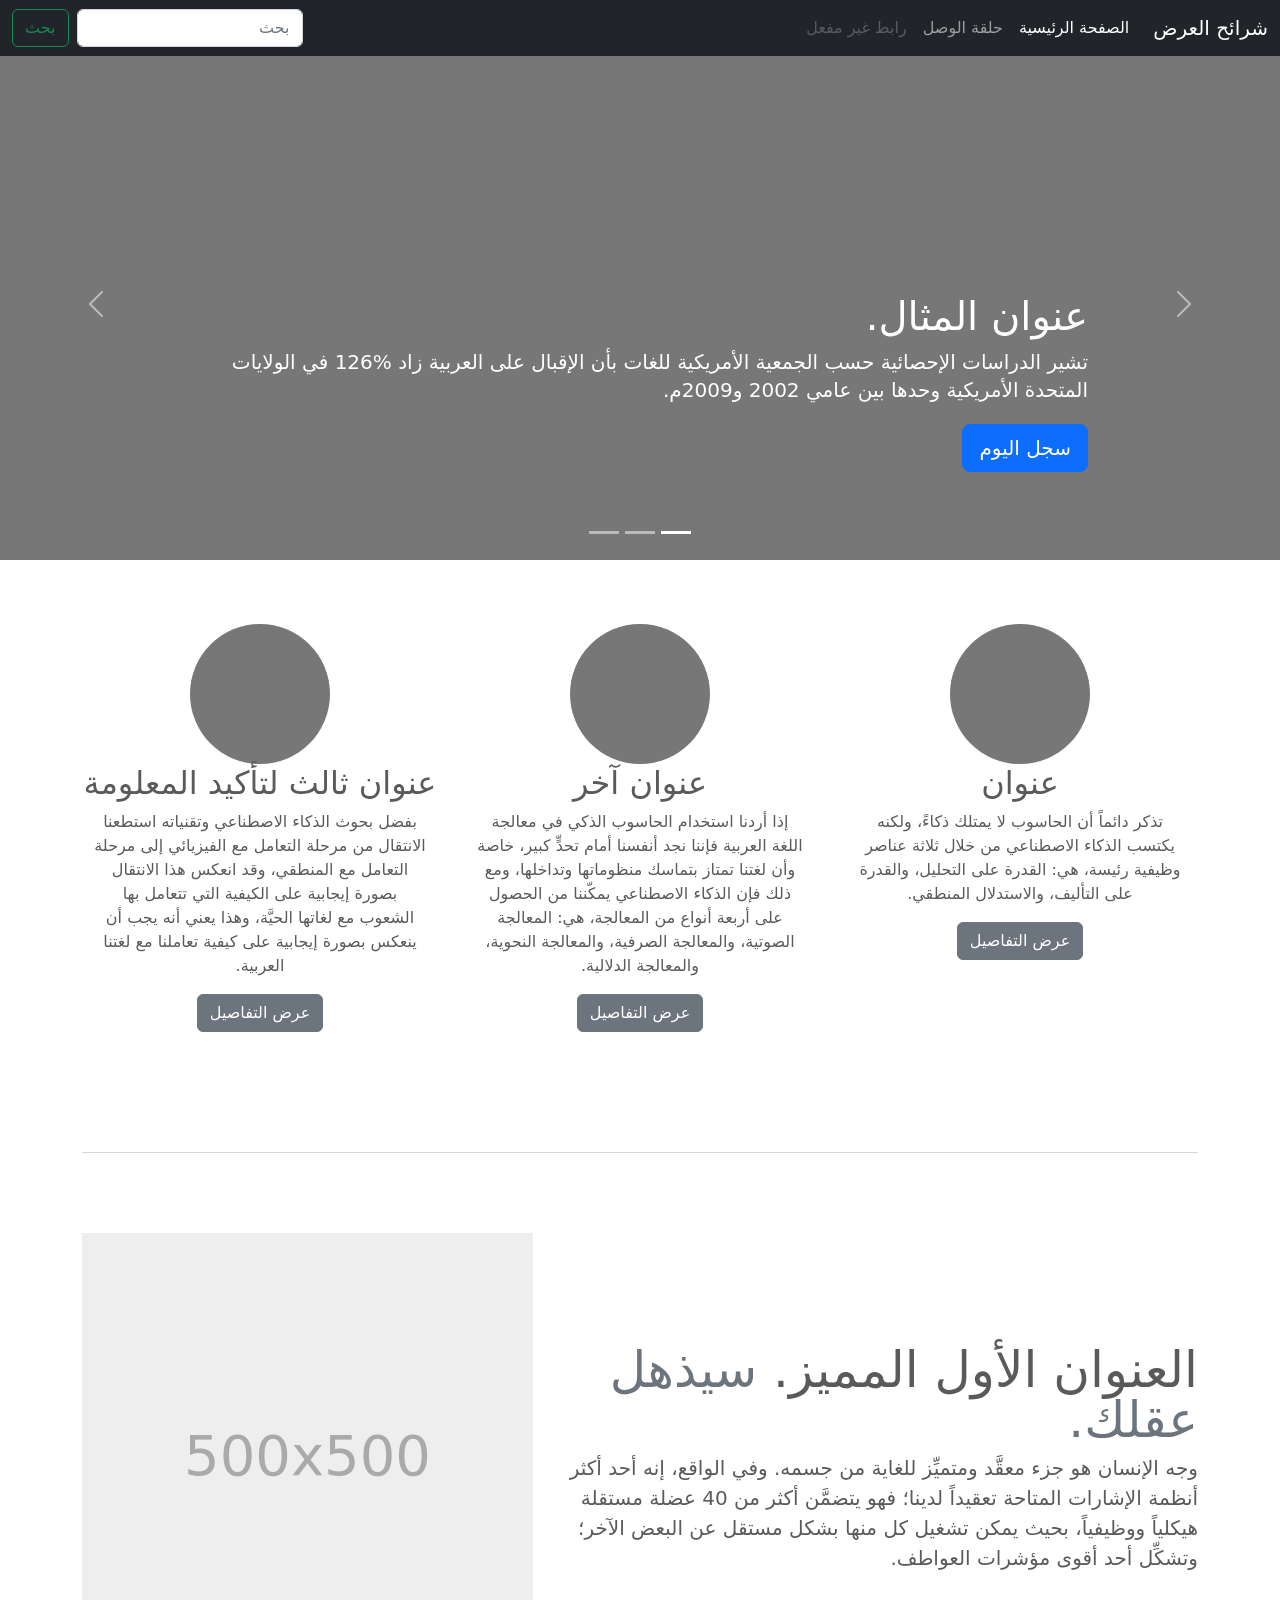
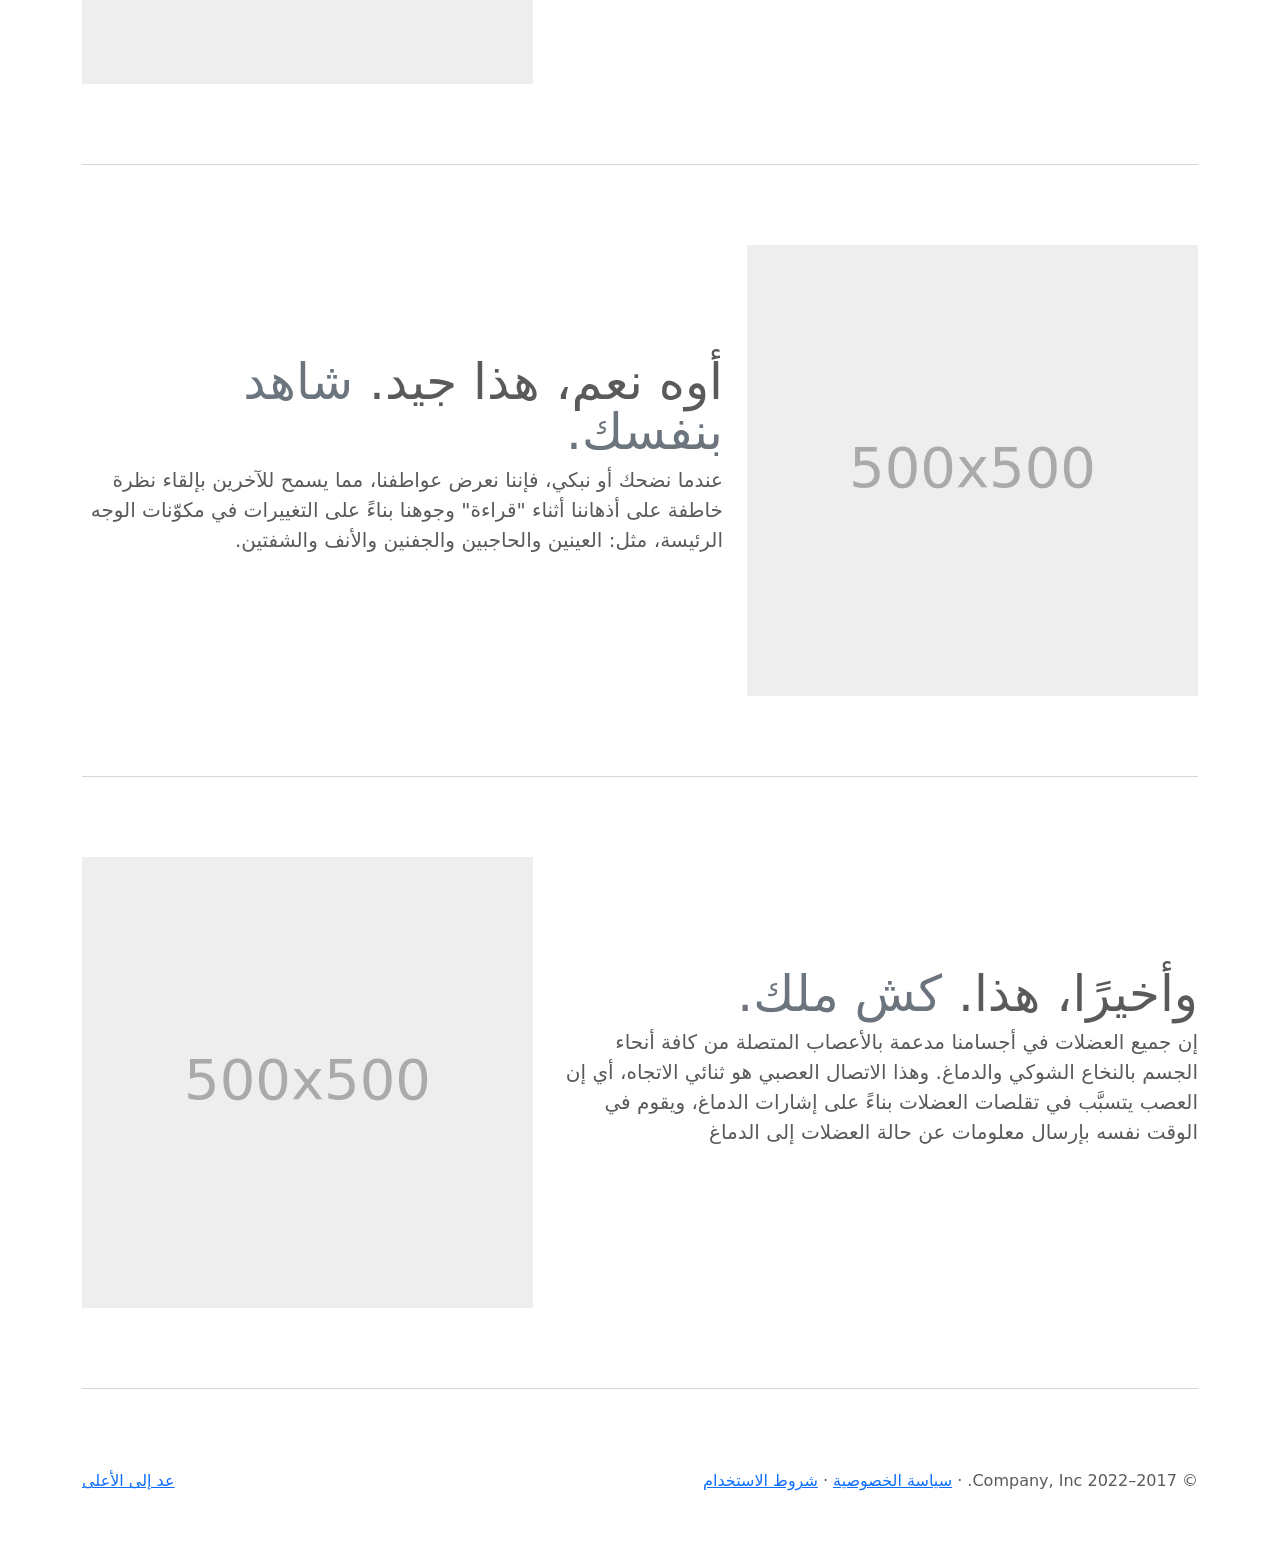
<file: Academy-Cinemas/bootstrap-5.2.3-examples/carousel-rtl/index.html>
<!doctype html>
<html lang="ar" dir="rtl">
  <head>
    <meta charset="utf-8">
    <meta name="viewport" content="width=device-width, initial-scale=1">
    <meta name="description" content="">
    <meta name="author" content="Mark Otto, Jacob Thornton, and Bootstrap contributors">
    <meta name="generator" content="Hugo 0.104.2">
    <title>قالب  شرائح العرض · Bootstrap v5.2</title>

    <link rel="canonical" href="https://getbootstrap.com/docs/5.2/examples/carousel-rtl/">

    

    

<link href="../assets/dist/css/bootstrap.rtl.min.css" rel="stylesheet">

    <style>
      .bd-placeholder-img {
        font-size: 1.125rem;
        text-anchor: middle;
        -webkit-user-select: none;
        -moz-user-select: none;
        user-select: none;
      }

      @media (min-width: 768px) {
        .bd-placeholder-img-lg {
          font-size: 3.5rem;
        }
      }

      .b-example-divider {
        height: 3rem;
        background-color: rgba(0, 0, 0, .1);
        border: solid rgba(0, 0, 0, .15);
        border-width: 1px 0;
        box-shadow: inset 0 .5em 1.5em rgba(0, 0, 0, .1), inset 0 .125em .5em rgba(0, 0, 0, .15);
      }

      .b-example-vr {
        flex-shrink: 0;
        width: 1.5rem;
        height: 100vh;
      }

      .bi {
        vertical-align: -.125em;
        fill: currentColor;
      }

      .nav-scroller {
        position: relative;
        z-index: 2;
        height: 2.75rem;
        overflow-y: hidden;
      }

      .nav-scroller .nav {
        display: flex;
        flex-wrap: nowrap;
        padding-bottom: 1rem;
        margin-top: -1px;
        overflow-x: auto;
        text-align: center;
        white-space: nowrap;
        -webkit-overflow-scrolling: touch;
      }
    </style>

    
    <!-- Custom styles for this template -->
    <link href="../carousel/carousel.rtl.css" rel="stylesheet">
  </head>
  <body>
    
<header>
  <nav class="navbar navbar-expand-md navbar-dark fixed-top bg-dark">
    <div class="container-fluid">
      <a class="navbar-brand" href="#">شرائح العرض</a>
      <button class="navbar-toggler" type="button" data-bs-toggle="collapse" data-bs-target="#navbarCollapse" aria-controls="navbarCollapse" aria-expanded="false" aria-label="تبديل التنقل">
        <span class="navbar-toggler-icon"></span>
      </button>
      <div class="collapse navbar-collapse" id="navbarCollapse">
        <ul class="navbar-nav me-auto mb-2 mb-md-0">
          <li class="nav-item">
            <a class="nav-link active" aria-current="page" href="#">الصفحة الرئيسية</a>
          </li>
          <li class="nav-item">
            <a class="nav-link" href="#">حلقة الوصل</a>
          </li>
          <li class="nav-item">
            <a class="nav-link disabled">رابط غير مفعل</a>
          </li>
        </ul>
        <form class="d-flex" role="search">
          <input class="form-control me-2" type="search" placeholder="بحث" aria-label="بحث">
          <button class="btn btn-outline-success" type="submit">بحث</button>
        </form>
      </div>
    </div>
  </nav>
</header>

<main>

  <div id="myCarousel" class="carousel slide" data-bs-ride="carousel">
    <div class="carousel-indicators">
      <button type="button" data-bs-target="#myCarousel" data-bs-slide-to="0" class="active" aria-current="true" aria-label="Slide 1"></button>
      <button type="button" data-bs-target="#myCarousel" data-bs-slide-to="1" aria-label="Slide 2"></button>
      <button type="button" data-bs-target="#myCarousel" data-bs-slide-to="2" aria-label="Slide 3"></button>
    </div>
    <div class="carousel-inner">
      <div class="carousel-item active">
        <svg class="bd-placeholder-img" width="100%" height="100%" xmlns="http://www.w3.org/2000/svg" aria-hidden="true" preserveAspectRatio="xMidYMid slice" focusable="false"><rect width="100%" height="100%" fill="#777"/></svg>

        <div class="container">
          <div class="carousel-caption text-start">
            <h1>عنوان المثال.</h1>
            <p>تشير الدراسات الإحصائية حسب الجمعية الأمريكية للغات بأن الإقبال على العربية زاد %126 في الولايات المتحدة الأمريكية وحدها بين عامي 2002 و2009م.</p>
            <p><a class="btn btn-lg btn-primary" href="#">سجل اليوم</a></p>
          </div>
        </div>
      </div>
      <div class="carousel-item">
        <svg class="bd-placeholder-img" width="100%" height="100%" xmlns="http://www.w3.org/2000/svg" aria-hidden="true" preserveAspectRatio="xMidYMid slice" focusable="false"><rect width="100%" height="100%" fill="#777"/></svg>

        <div class="container">
          <div class="carousel-caption">
            <h1>عنوان مثال آخر.</h1>
            <p>حسب المجلس الثقافي البريطاني فإن تعليم الإنجليزية داخل بريطانيا يسهم في تعزيز اقتصادها بما يتجاوز ملياري جنيه سنوياً، كما أنه وفر أكثر من 26 ألف وظيفة.</p>
            <p><a class="btn btn-lg btn-primary" href="#">أعرف أكثر</a></p>
          </div>
        </div>
      </div>
      <div class="carousel-item">
        <svg class="bd-placeholder-img" width="100%" height="100%" xmlns="http://www.w3.org/2000/svg" aria-hidden="true" preserveAspectRatio="xMidYMid slice" focusable="false"><rect width="100%" height="100%" fill="#777"/></svg>

        <div class="container">
          <div class="carousel-caption text-end">
            <h1>واحد أكثر لقياس جيد.</h1>
            <p>الإحصاءات لحجم الاستثمار اللغوي خارج بريطانيا تتفاوت من سنة لأخرى إلا أن المدير التنفيذي للمجلس الثقافي البريطاني إدي بايرز يرى أن استثمار تعليم الإنجليزية في الخارج لا يحسب على المستوى المالي فحسب بل على المستوى السياسي أيضاً.</p>
            <p><a class="btn btn-lg btn-primary" href="#">تصفح المعرض</a></p>
          </div>
        </div>
      </div>
    </div>
    <button class="carousel-control-prev" type="button" data-bs-target="#myCarousel" data-bs-slide="prev">
      <span class="carousel-control-prev-icon" aria-hidden="true"></span>
      <span class="visually-hidden">السابق</span>
    </button>
    <button class="carousel-control-next" type="button" data-bs-target="#myCarousel" data-bs-slide="next">
      <span class="carousel-control-next-icon" aria-hidden="true"></span>
      <span class="visually-hidden">التالي</span>
    </button>
  </div>


  <!-- Marketing messaging and featurettes
  ================================================== -->
  <!-- Wrap the rest of the page in another container to center all the content. -->

  <div class="container marketing">

    <!-- Three columns of text below the carousel -->
    <div class="row">
      <div class="col-lg-4">
        <svg class="bd-placeholder-img rounded-circle" width="140" height="140" xmlns="http://www.w3.org/2000/svg" role="img" aria-label="Placeholder: 140x140" preserveAspectRatio="xMidYMid slice" focusable="false"><title>Placeholder</title><rect width="100%" height="100%" fill="#777"/><text x="50%" y="50%" fill="#777" dy=".3em">140x140</text></svg>

        <h2 class="fw-normal">عنوان</h2>
        <p>تذكر دائماً أن الحاسوب لا يمتلك ذكاءً، ولكنه يكتسب الذكاء الاصطناعي من خلال ثلاثة عناصر وظيفية رئيسة، هي: القدرة على التحليل، والقدرة على التأليف، والاستدلال المنطقي.</p>
        <p><a class="btn btn-secondary" href="#">عرض التفاصيل</a></p>
      </div><!-- /.col-lg-4 -->
      <div class="col-lg-4">
        <svg class="bd-placeholder-img rounded-circle" width="140" height="140" xmlns="http://www.w3.org/2000/svg" role="img" aria-label="Placeholder: 140x140" preserveAspectRatio="xMidYMid slice" focusable="false"><title>Placeholder</title><rect width="100%" height="100%" fill="#777"/><text x="50%" y="50%" fill="#777" dy=".3em">140x140</text></svg>

        <h2 class="fw-normal">عنوان آخر</h2>
        <p>إذا أردنا استخدام الحاسوب الذكي في معالجة اللغة العربية فإننا نجد أنفسنا أمام تحدٍّ كبير، خاصة وأن لغتنا تمتاز بتماسك منظوماتها وتداخلها، ومع ذلك فإن الذكاء الاصطناعي يمكّننا من الحصول على أربعة أنواع من المعالجة، هي: المعالجة الصوتية، والمعالجة الصرفية، والمعالجة النحوية، والمعالجة الدلالية.</p>
        <p><a class="btn btn-secondary" href="#">عرض التفاصيل</a></p>
      </div><!-- /.col-lg-4 -->
      <div class="col-lg-4">
        <svg class="bd-placeholder-img rounded-circle" width="140" height="140" xmlns="http://www.w3.org/2000/svg" role="img" aria-label="Placeholder: 140x140" preserveAspectRatio="xMidYMid slice" focusable="false"><title>Placeholder</title><rect width="100%" height="100%" fill="#777"/><text x="50%" y="50%" fill="#777" dy=".3em">140x140</text></svg>

        <h2 class="fw-normal">عنوان ثالث لتأكيد المعلومة</h2>
        <p>بفضل بحوث الذكاء الاصطناعي وتقنياته استطعنا الانتقال من مرحلة التعامل مع الفيزيائي إلى مرحلة التعامل مع المنطقي، وقد انعكس هذا الانتقال بصورة إيجابية على الكيفية التي تتعامل بها الشعوب مع لغاتها الحيَّة، وهذا يعني أنه يجب أن ينعكس بصورة إيجابية على كيفية تعاملنا مع لغتنا العربية.</p>
        <p><a class="btn btn-secondary" href="#">عرض التفاصيل</a></p>
      </div><!-- /.col-lg-4 -->
    </div><!-- /.row -->


    <!-- START THE FEATURETTES -->

    <hr class="featurette-divider">

    <div class="row featurette">
      <div class="col-md-7">
        <h2 class="featurette-heading fw-normal lh-1">العنوان الأول المميز. <span class="text-muted"> سيذهل عقلك. </span></h2>
        <p class="lead">وجه الإنسان هو جزء معقَّد ومتميِّز للغاية من جسمه. وفي الواقع، إنه أحد أكثر أنظمة الإشارات المتاحة تعقيداً لدينا؛ فهو يتضمَّن أكثر من 40 عضلة مستقلة هيكلياً ووظيفياً، بحيث يمكن تشغيل كل منها بشكل مستقل عن البعض الآخر؛ وتشكِّل أحد أقوى مؤشرات العواطف.</p>
      </div>
      <div class="col-md-5">
        <svg class="bd-placeholder-img bd-placeholder-img-lg featurette-image img-fluid mx-auto" width="500" height="500" xmlns="http://www.w3.org/2000/svg" role="img" aria-label="Placeholder: 500x500" preserveAspectRatio="xMidYMid slice" focusable="false"><title>Placeholder</title><rect width="100%" height="100%" fill="#eee"/><text x="50%" y="50%" fill="#aaa" dy=".3em">500x500</text></svg>

      </div>
    </div>

    <hr class="featurette-divider">

    <div class="row featurette">
      <div class="col-md-7 order-md-2">
        <h2 class="featurette-heading fw-normal lh-1">أوه نعم، هذا جيد. <span class="text-muted"> شاهد بنفسك. </span></h2>
        <p class="lead">عندما نضحك أو نبكي، فإننا نعرض عواطفنا، مما يسمح للآخرين بإلقاء نظرة خاطفة على أذهاننا أثناء "قراءة" وجوهنا بناءً على التغييرات في مكوّنات الوجه الرئيسة، مثل: العينين والحاجبين والجفنين والأنف والشفتين.</p>
      </div>
      <div class="col-md-5 order-md-1">
        <svg class="bd-placeholder-img bd-placeholder-img-lg featurette-image img-fluid mx-auto" width="500" height="500" xmlns="http://www.w3.org/2000/svg" role="img" aria-label="Placeholder: 500x500" preserveAspectRatio="xMidYMid slice" focusable="false"><title>Placeholder</title><rect width="100%" height="100%" fill="#eee"/><text x="50%" y="50%" fill="#aaa" dy=".3em">500x500</text></svg>

      </div>
    </div>

    <hr class="featurette-divider">

    <div class="row featurette">
      <div class="col-md-7">
        <h2 class="featurette-heading fw-normal lh-1">وأخيرًا، هذا. <span class="text-muted"> كش ملك. </span></h2>
        <p class="lead">إن جميع العضلات في أجسامنا مدعمة بالأعصاب المتصلة من كافة أنحاء الجسم بالنخاع الشوكي والدماغ. وهذا الاتصال العصبي هو ثنائي الاتجاه، أي إن العصب يتسبَّب في تقلصات العضلات بناءً على إشارات الدماغ، ويقوم في الوقت نفسه بإرسال معلومات عن حالة العضلات إلى الدماغ</p>
      </div>
      <div class="col-md-5">
        <svg class="bd-placeholder-img bd-placeholder-img-lg featurette-image img-fluid mx-auto" width="500" height="500" xmlns="http://www.w3.org/2000/svg" role="img" aria-label="Placeholder: 500x500" preserveAspectRatio="xMidYMid slice" focusable="false"><title>Placeholder</title><rect width="100%" height="100%" fill="#eee"/><text x="50%" y="50%" fill="#aaa" dy=".3em">500x500</text></svg>

      </div>
    </div>

    <hr class="featurette-divider">

    <!-- /END THE FEATURETTES -->

  </div><!-- /.container -->


  <!-- FOOTER -->
  <footer class="container">
    <p class="float-end"><a href="#">عد إلى الأعلى</a></p>
    <p>&copy; 2017–2022 Company, Inc. &middot; <a href="#">سياسة الخصوصية</a> &middot; <a href="#">شروط الاستخدام</a></p>
  </footer>
</main>


    <script src="../assets/dist/js/bootstrap.bundle.min.js"></script>

      
  </body>
</html>
</file>
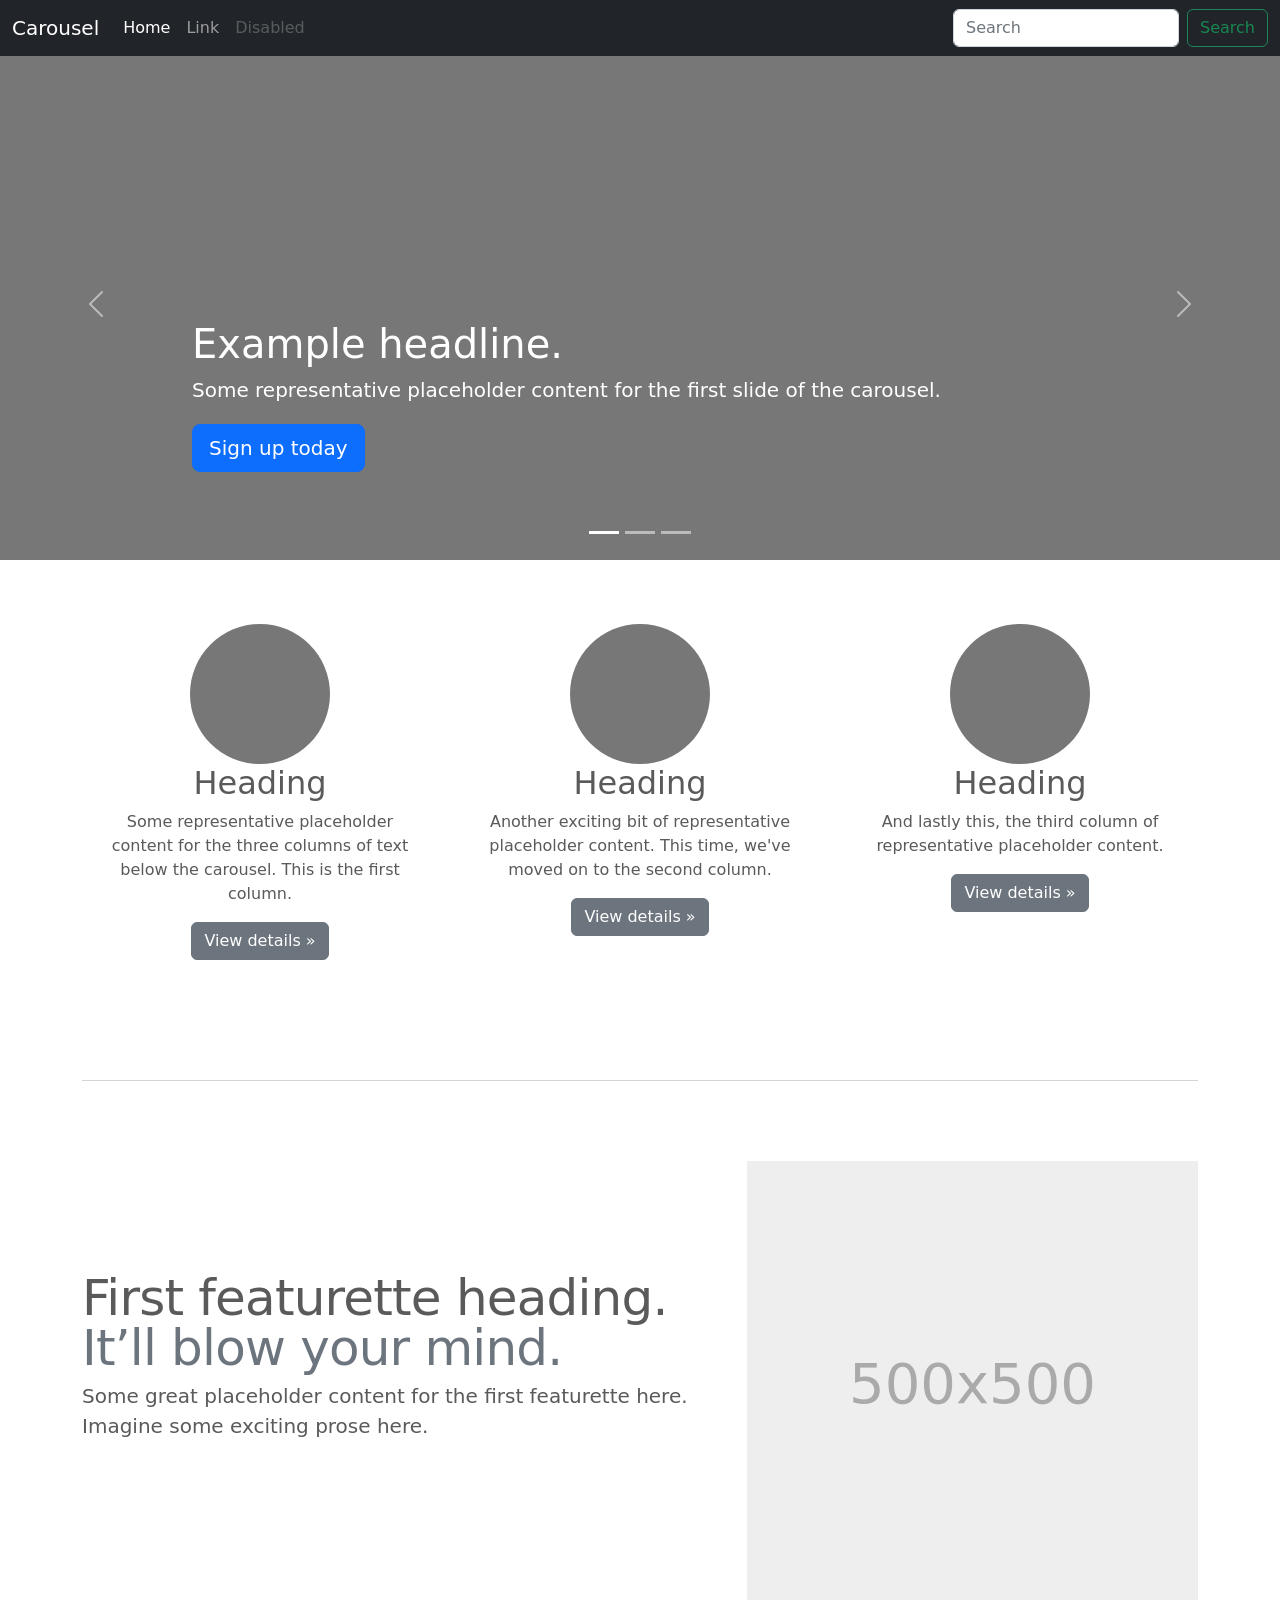
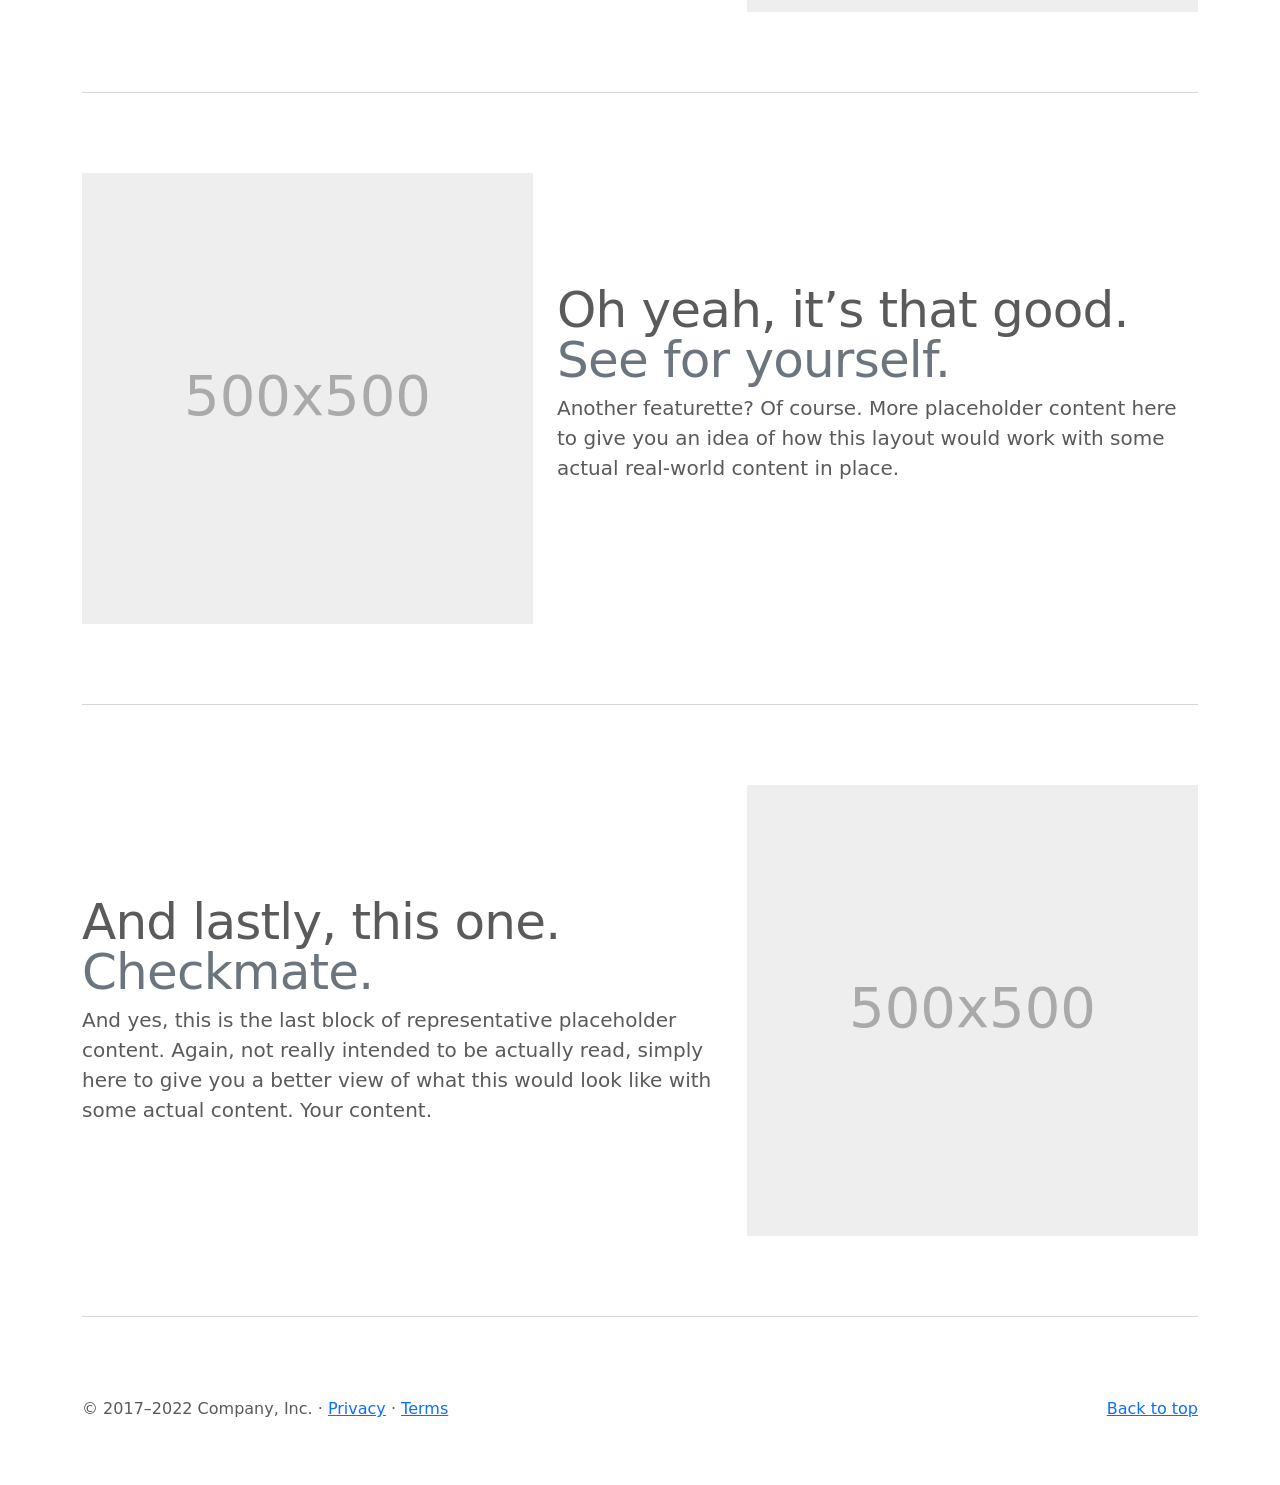
<file: Academy-Cinemas/bootstrap-5.2.3-examples/carousel/index.html>
<!doctype html>
<html lang="en">
  <head>
    <meta charset="utf-8">
    <meta name="viewport" content="width=device-width, initial-scale=1">
    <meta name="description" content="">
    <meta name="author" content="Mark Otto, Jacob Thornton, and Bootstrap contributors">
    <meta name="generator" content="Hugo 0.104.2">
    <title>Carousel Template · Bootstrap v5.2</title>

    <link rel="canonical" href="https://getbootstrap.com/docs/5.2/examples/carousel/">

    

    

<link href="../assets/dist/css/bootstrap.min.css" rel="stylesheet">

    <style>
      .bd-placeholder-img {
        font-size: 1.125rem;
        text-anchor: middle;
        -webkit-user-select: none;
        -moz-user-select: none;
        user-select: none;
      }

      @media (min-width: 768px) {
        .bd-placeholder-img-lg {
          font-size: 3.5rem;
        }
      }

      .b-example-divider {
        height: 3rem;
        background-color: rgba(0, 0, 0, .1);
        border: solid rgba(0, 0, 0, .15);
        border-width: 1px 0;
        box-shadow: inset 0 .5em 1.5em rgba(0, 0, 0, .1), inset 0 .125em .5em rgba(0, 0, 0, .15);
      }

      .b-example-vr {
        flex-shrink: 0;
        width: 1.5rem;
        height: 100vh;
      }

      .bi {
        vertical-align: -.125em;
        fill: currentColor;
      }

      .nav-scroller {
        position: relative;
        z-index: 2;
        height: 2.75rem;
        overflow-y: hidden;
      }

      .nav-scroller .nav {
        display: flex;
        flex-wrap: nowrap;
        padding-bottom: 1rem;
        margin-top: -1px;
        overflow-x: auto;
        text-align: center;
        white-space: nowrap;
        -webkit-overflow-scrolling: touch;
      }
    </style>

    
    <!-- Custom styles for this template -->
    <link href="carousel.css" rel="stylesheet">
  </head>
  <body>
    
<header>
  <nav class="navbar navbar-expand-md navbar-dark fixed-top bg-dark">
    <div class="container-fluid">
      <a class="navbar-brand" href="#">Carousel</a>
      <button class="navbar-toggler" type="button" data-bs-toggle="collapse" data-bs-target="#navbarCollapse" aria-controls="navbarCollapse" aria-expanded="false" aria-label="Toggle navigation">
        <span class="navbar-toggler-icon"></span>
      </button>
      <div class="collapse navbar-collapse" id="navbarCollapse">
        <ul class="navbar-nav me-auto mb-2 mb-md-0">
          <li class="nav-item">
            <a class="nav-link active" aria-current="page" href="#">Home</a>
          </li>
          <li class="nav-item">
            <a class="nav-link" href="#">Link</a>
          </li>
          <li class="nav-item">
            <a class="nav-link disabled">Disabled</a>
          </li>
        </ul>
        <form class="d-flex" role="search">
          <input class="form-control me-2" type="search" placeholder="Search" aria-label="Search">
          <button class="btn btn-outline-success" type="submit">Search</button>
        </form>
      </div>
    </div>
  </nav>
</header>

<main>

  <div id="myCarousel" class="carousel slide" data-bs-ride="carousel">
    <div class="carousel-indicators">
      <button type="button" data-bs-target="#myCarousel" data-bs-slide-to="0" class="active" aria-current="true" aria-label="Slide 1"></button>
      <button type="button" data-bs-target="#myCarousel" data-bs-slide-to="1" aria-label="Slide 2"></button>
      <button type="button" data-bs-target="#myCarousel" data-bs-slide-to="2" aria-label="Slide 3"></button>
    </div>
    <div class="carousel-inner">
      <div class="carousel-item active">
        <svg class="bd-placeholder-img" width="100%" height="100%" xmlns="http://www.w3.org/2000/svg" aria-hidden="true" preserveAspectRatio="xMidYMid slice" focusable="false"><rect width="100%" height="100%" fill="#777"/></svg>

        <div class="container">
          <div class="carousel-caption text-start">
            <h1>Example headline.</h1>
            <p>Some representative placeholder content for the first slide of the carousel.</p>
            <p><a class="btn btn-lg btn-primary" href="#">Sign up today</a></p>
          </div>
        </div>
      </div>
      <div class="carousel-item">
        <svg class="bd-placeholder-img" width="100%" height="100%" xmlns="http://www.w3.org/2000/svg" aria-hidden="true" preserveAspectRatio="xMidYMid slice" focusable="false"><rect width="100%" height="100%" fill="#777"/></svg>

        <div class="container">
          <div class="carousel-caption">
            <h1>Another example headline.</h1>
            <p>Some representative placeholder content for the second slide of the carousel.</p>
            <p><a class="btn btn-lg btn-primary" href="#">Learn more</a></p>
          </div>
        </div>
      </div>
      <div class="carousel-item">
        <svg class="bd-placeholder-img" width="100%" height="100%" xmlns="http://www.w3.org/2000/svg" aria-hidden="true" preserveAspectRatio="xMidYMid slice" focusable="false"><rect width="100%" height="100%" fill="#777"/></svg>

        <div class="container">
          <div class="carousel-caption text-end">
            <h1>One more for good measure.</h1>
            <p>Some representative placeholder content for the third slide of this carousel.</p>
            <p><a class="btn btn-lg btn-primary" href="#">Browse gallery</a></p>
          </div>
        </div>
      </div>
    </div>
    <button class="carousel-control-prev" type="button" data-bs-target="#myCarousel" data-bs-slide="prev">
      <span class="carousel-control-prev-icon" aria-hidden="true"></span>
      <span class="visually-hidden">Previous</span>
    </button>
    <button class="carousel-control-next" type="button" data-bs-target="#myCarousel" data-bs-slide="next">
      <span class="carousel-control-next-icon" aria-hidden="true"></span>
      <span class="visually-hidden">Next</span>
    </button>
  </div>


  <!-- Marketing messaging and featurettes
  ================================================== -->
  <!-- Wrap the rest of the page in another container to center all the content. -->

  <div class="container marketing">

    <!-- Three columns of text below the carousel -->
    <div class="row">
      <div class="col-lg-4">
        <svg class="bd-placeholder-img rounded-circle" width="140" height="140" xmlns="http://www.w3.org/2000/svg" role="img" aria-label="Placeholder: 140x140" preserveAspectRatio="xMidYMid slice" focusable="false"><title>Placeholder</title><rect width="100%" height="100%" fill="#777"/><text x="50%" y="50%" fill="#777" dy=".3em">140x140</text></svg>

        <h2 class="fw-normal">Heading</h2>
        <p>Some representative placeholder content for the three columns of text below the carousel. This is the first column.</p>
        <p><a class="btn btn-secondary" href="#">View details &raquo;</a></p>
      </div><!-- /.col-lg-4 -->
      <div class="col-lg-4">
        <svg class="bd-placeholder-img rounded-circle" width="140" height="140" xmlns="http://www.w3.org/2000/svg" role="img" aria-label="Placeholder: 140x140" preserveAspectRatio="xMidYMid slice" focusable="false"><title>Placeholder</title><rect width="100%" height="100%" fill="#777"/><text x="50%" y="50%" fill="#777" dy=".3em">140x140</text></svg>

        <h2 class="fw-normal">Heading</h2>
        <p>Another exciting bit of representative placeholder content. This time, we've moved on to the second column.</p>
        <p><a class="btn btn-secondary" href="#">View details &raquo;</a></p>
      </div><!-- /.col-lg-4 -->
      <div class="col-lg-4">
        <svg class="bd-placeholder-img rounded-circle" width="140" height="140" xmlns="http://www.w3.org/2000/svg" role="img" aria-label="Placeholder: 140x140" preserveAspectRatio="xMidYMid slice" focusable="false"><title>Placeholder</title><rect width="100%" height="100%" fill="#777"/><text x="50%" y="50%" fill="#777" dy=".3em">140x140</text></svg>

        <h2 class="fw-normal">Heading</h2>
        <p>And lastly this, the third column of representative placeholder content.</p>
        <p><a class="btn btn-secondary" href="#">View details &raquo;</a></p>
      </div><!-- /.col-lg-4 -->
    </div><!-- /.row -->


    <!-- START THE FEATURETTES -->

    <hr class="featurette-divider">

    <div class="row featurette">
      <div class="col-md-7">
        <h2 class="featurette-heading fw-normal lh-1">First featurette heading. <span class="text-muted">It’ll blow your mind.</span></h2>
        <p class="lead">Some great placeholder content for the first featurette here. Imagine some exciting prose here.</p>
      </div>
      <div class="col-md-5">
        <svg class="bd-placeholder-img bd-placeholder-img-lg featurette-image img-fluid mx-auto" width="500" height="500" xmlns="http://www.w3.org/2000/svg" role="img" aria-label="Placeholder: 500x500" preserveAspectRatio="xMidYMid slice" focusable="false"><title>Placeholder</title><rect width="100%" height="100%" fill="#eee"/><text x="50%" y="50%" fill="#aaa" dy=".3em">500x500</text></svg>

      </div>
    </div>

    <hr class="featurette-divider">

    <div class="row featurette">
      <div class="col-md-7 order-md-2">
        <h2 class="featurette-heading fw-normal lh-1">Oh yeah, it’s that good. <span class="text-muted">See for yourself.</span></h2>
        <p class="lead">Another featurette? Of course. More placeholder content here to give you an idea of how this layout would work with some actual real-world content in place.</p>
      </div>
      <div class="col-md-5 order-md-1">
        <svg class="bd-placeholder-img bd-placeholder-img-lg featurette-image img-fluid mx-auto" width="500" height="500" xmlns="http://www.w3.org/2000/svg" role="img" aria-label="Placeholder: 500x500" preserveAspectRatio="xMidYMid slice" focusable="false"><title>Placeholder</title><rect width="100%" height="100%" fill="#eee"/><text x="50%" y="50%" fill="#aaa" dy=".3em">500x500</text></svg>

      </div>
    </div>

    <hr class="featurette-divider">

    <div class="row featurette">
      <div class="col-md-7">
        <h2 class="featurette-heading fw-normal lh-1">And lastly, this one. <span class="text-muted">Checkmate.</span></h2>
        <p class="lead">And yes, this is the last block of representative placeholder content. Again, not really intended to be actually read, simply here to give you a better view of what this would look like with some actual content. Your content.</p>
      </div>
      <div class="col-md-5">
        <svg class="bd-placeholder-img bd-placeholder-img-lg featurette-image img-fluid mx-auto" width="500" height="500" xmlns="http://www.w3.org/2000/svg" role="img" aria-label="Placeholder: 500x500" preserveAspectRatio="xMidYMid slice" focusable="false"><title>Placeholder</title><rect width="100%" height="100%" fill="#eee"/><text x="50%" y="50%" fill="#aaa" dy=".3em">500x500</text></svg>

      </div>
    </div>

    <hr class="featurette-divider">

    <!-- /END THE FEATURETTES -->

  </div><!-- /.container -->


  <!-- FOOTER -->
  <footer class="container">
    <p class="float-end"><a href="#">Back to top</a></p>
    <p>&copy; 2017–2022 Company, Inc. &middot; <a href="#">Privacy</a> &middot; <a href="#">Terms</a></p>
  </footer>
</main>


    <script src="../assets/dist/js/bootstrap.bundle.min.js"></script>

      
  </body>
</html>
</file>
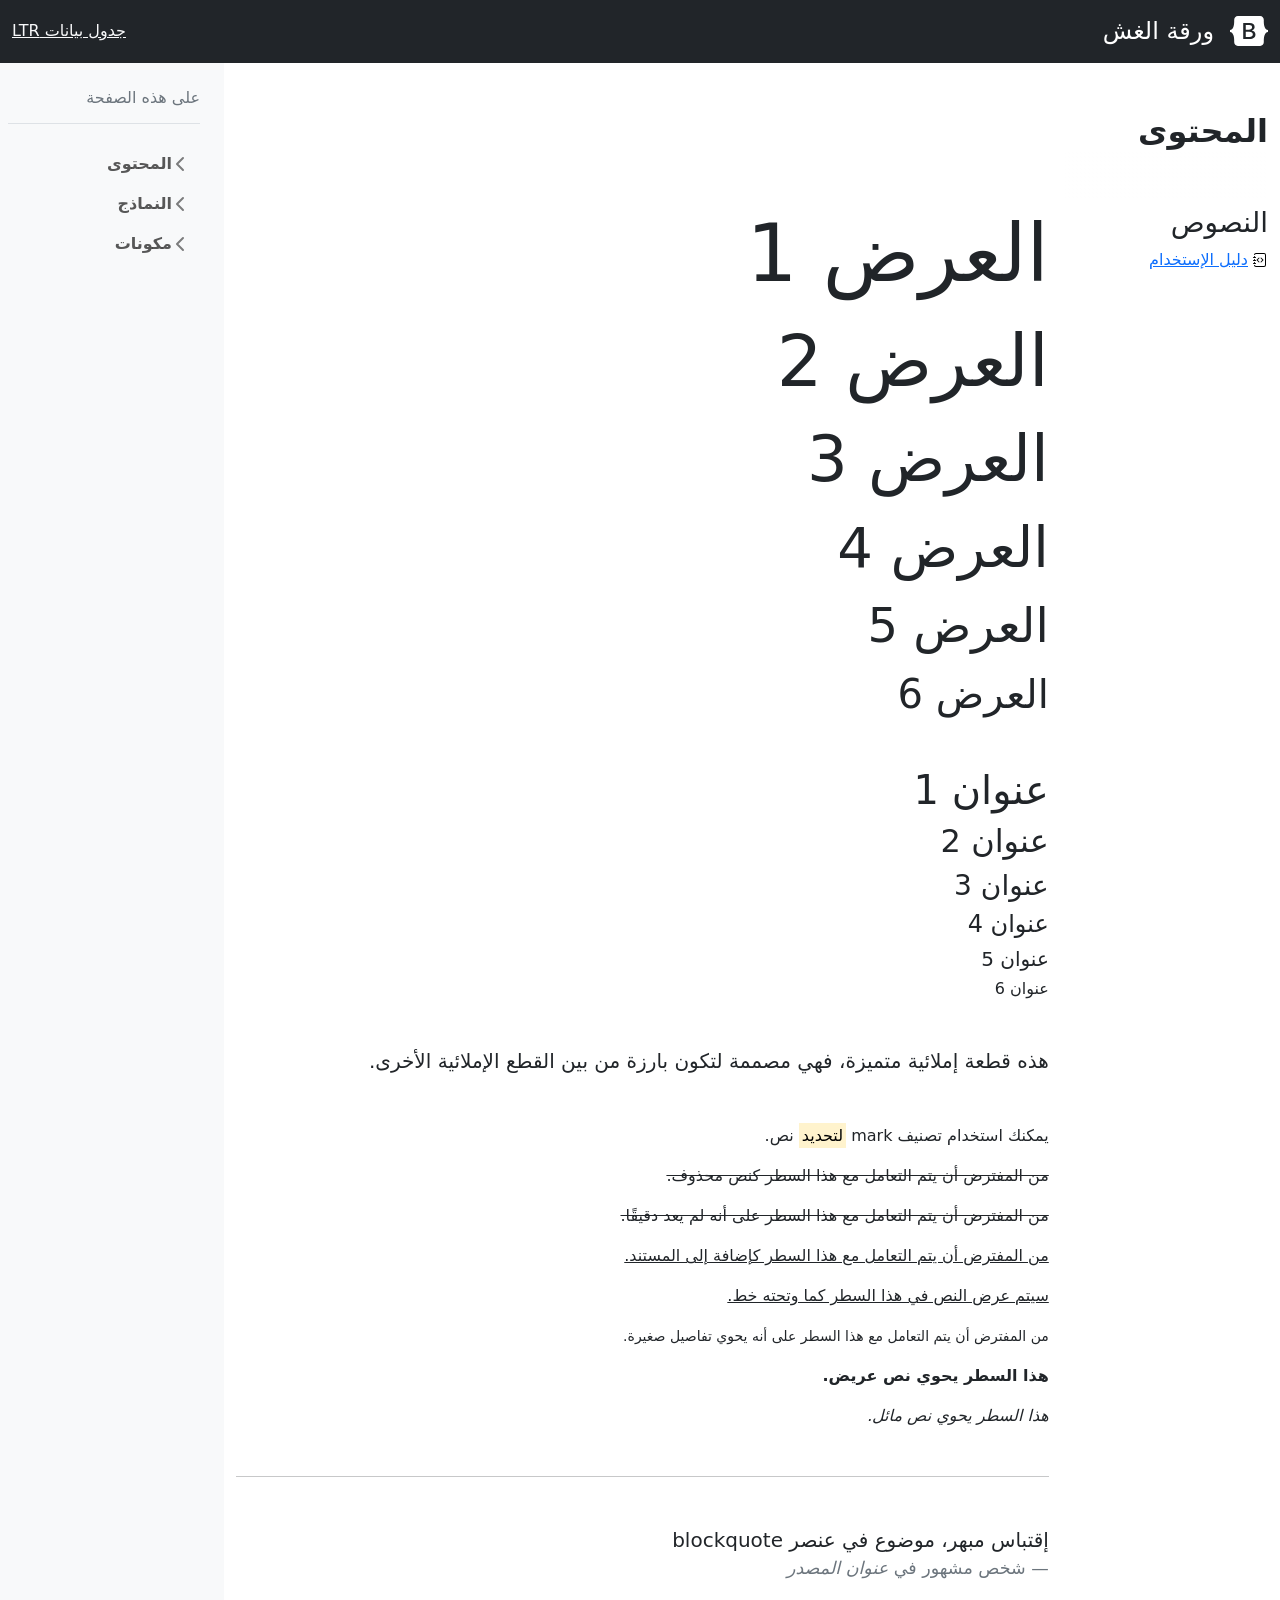
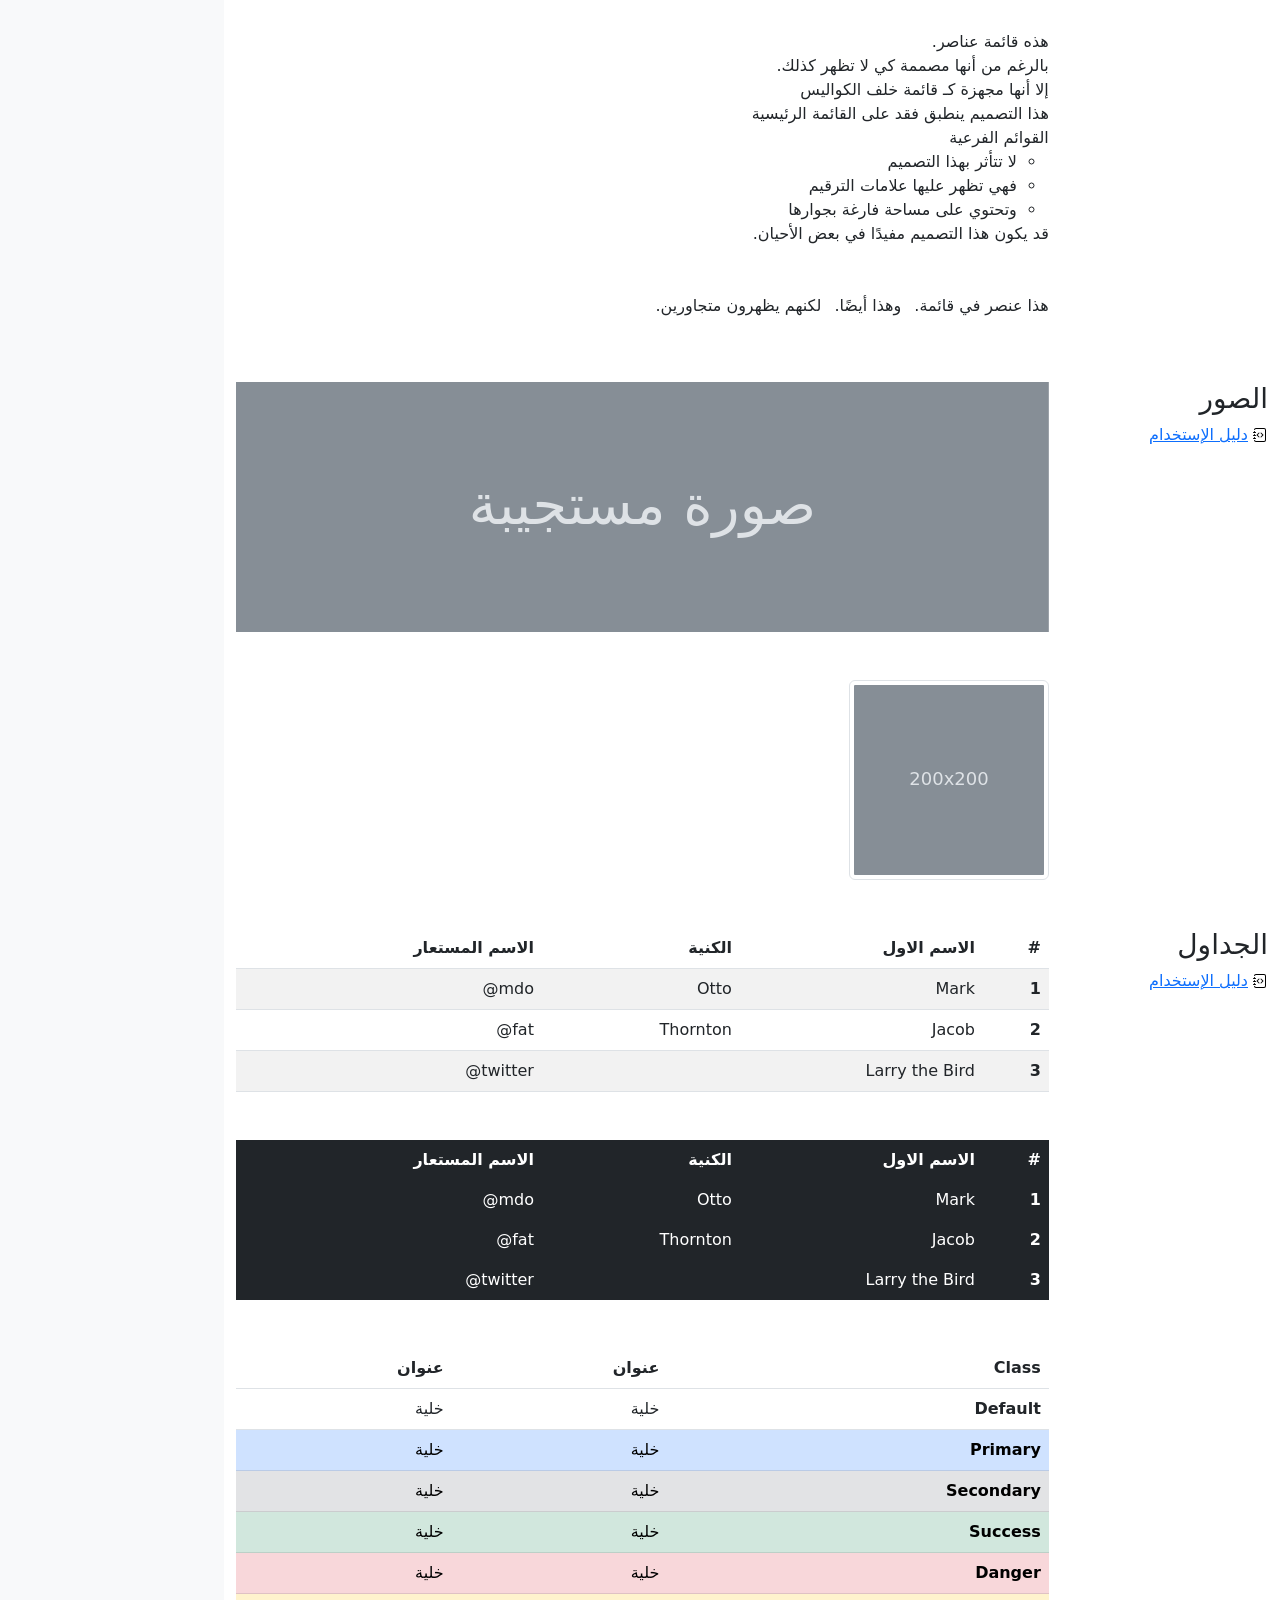
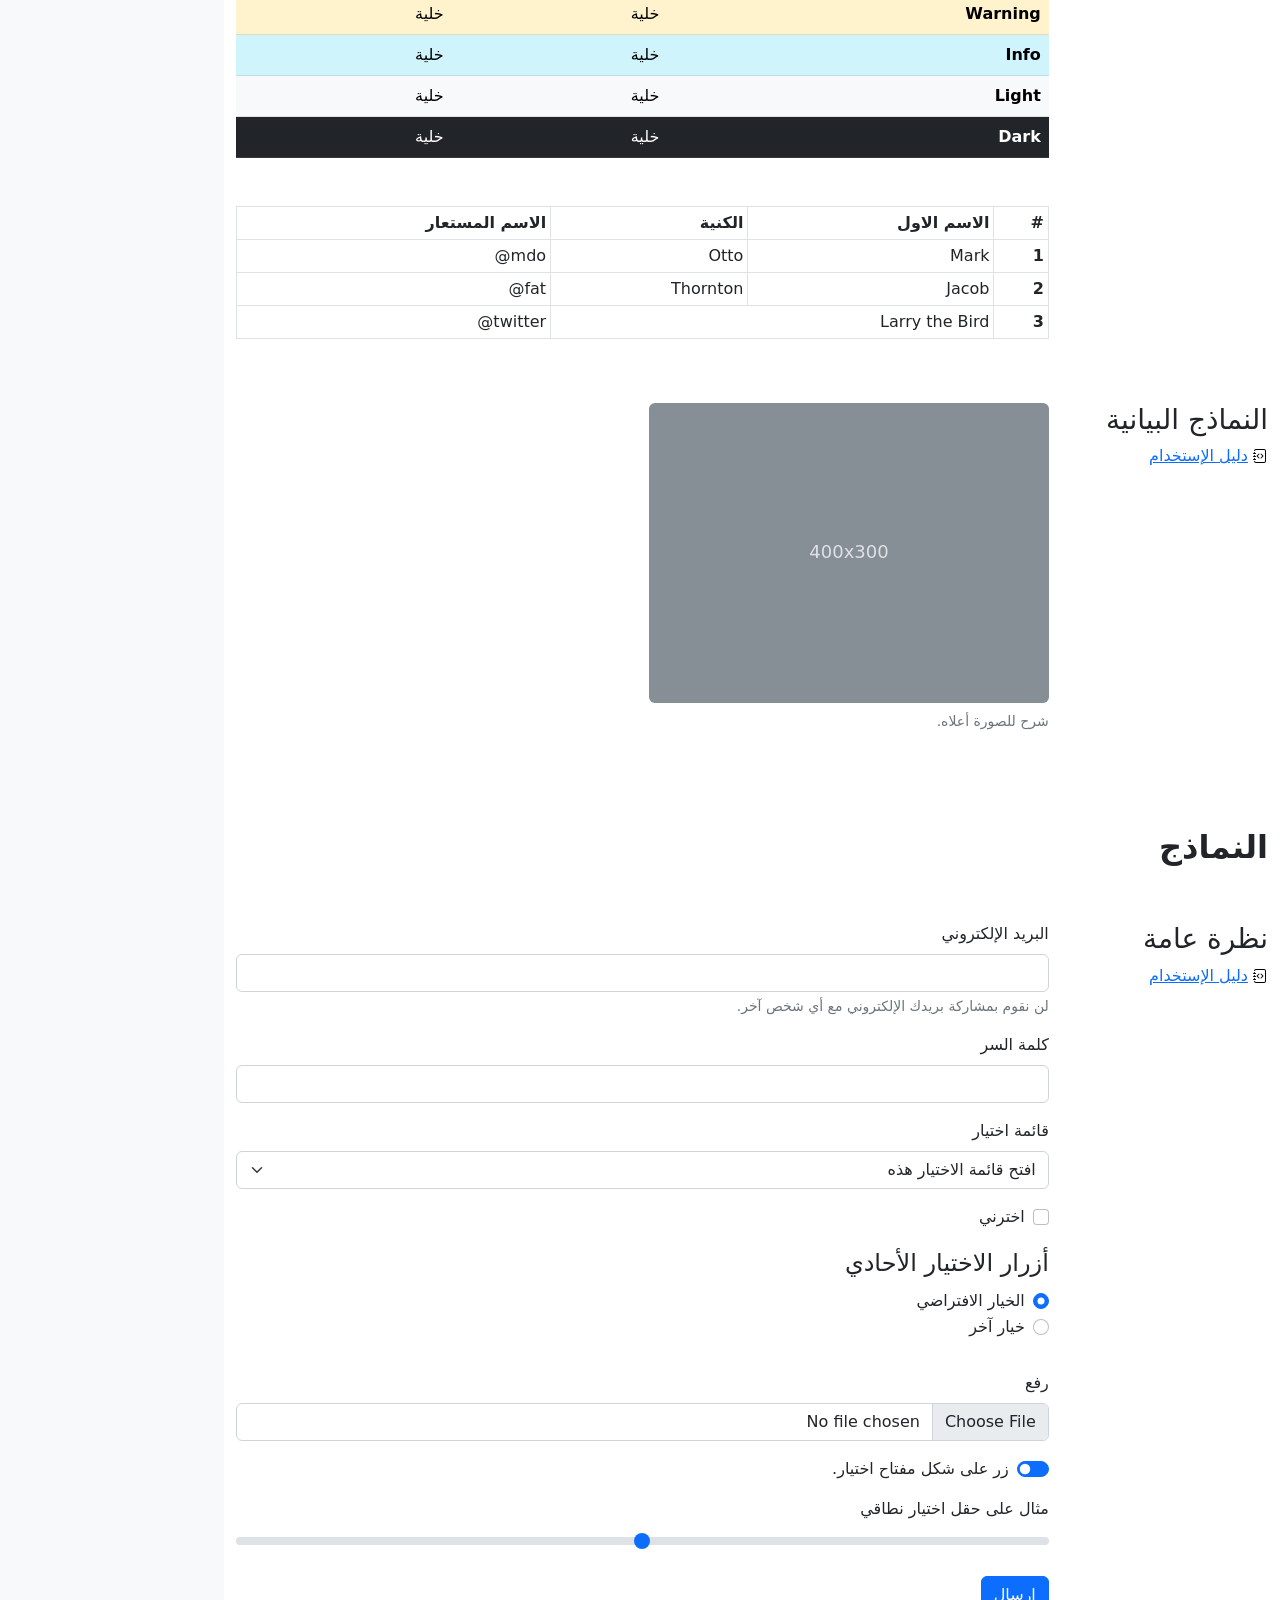
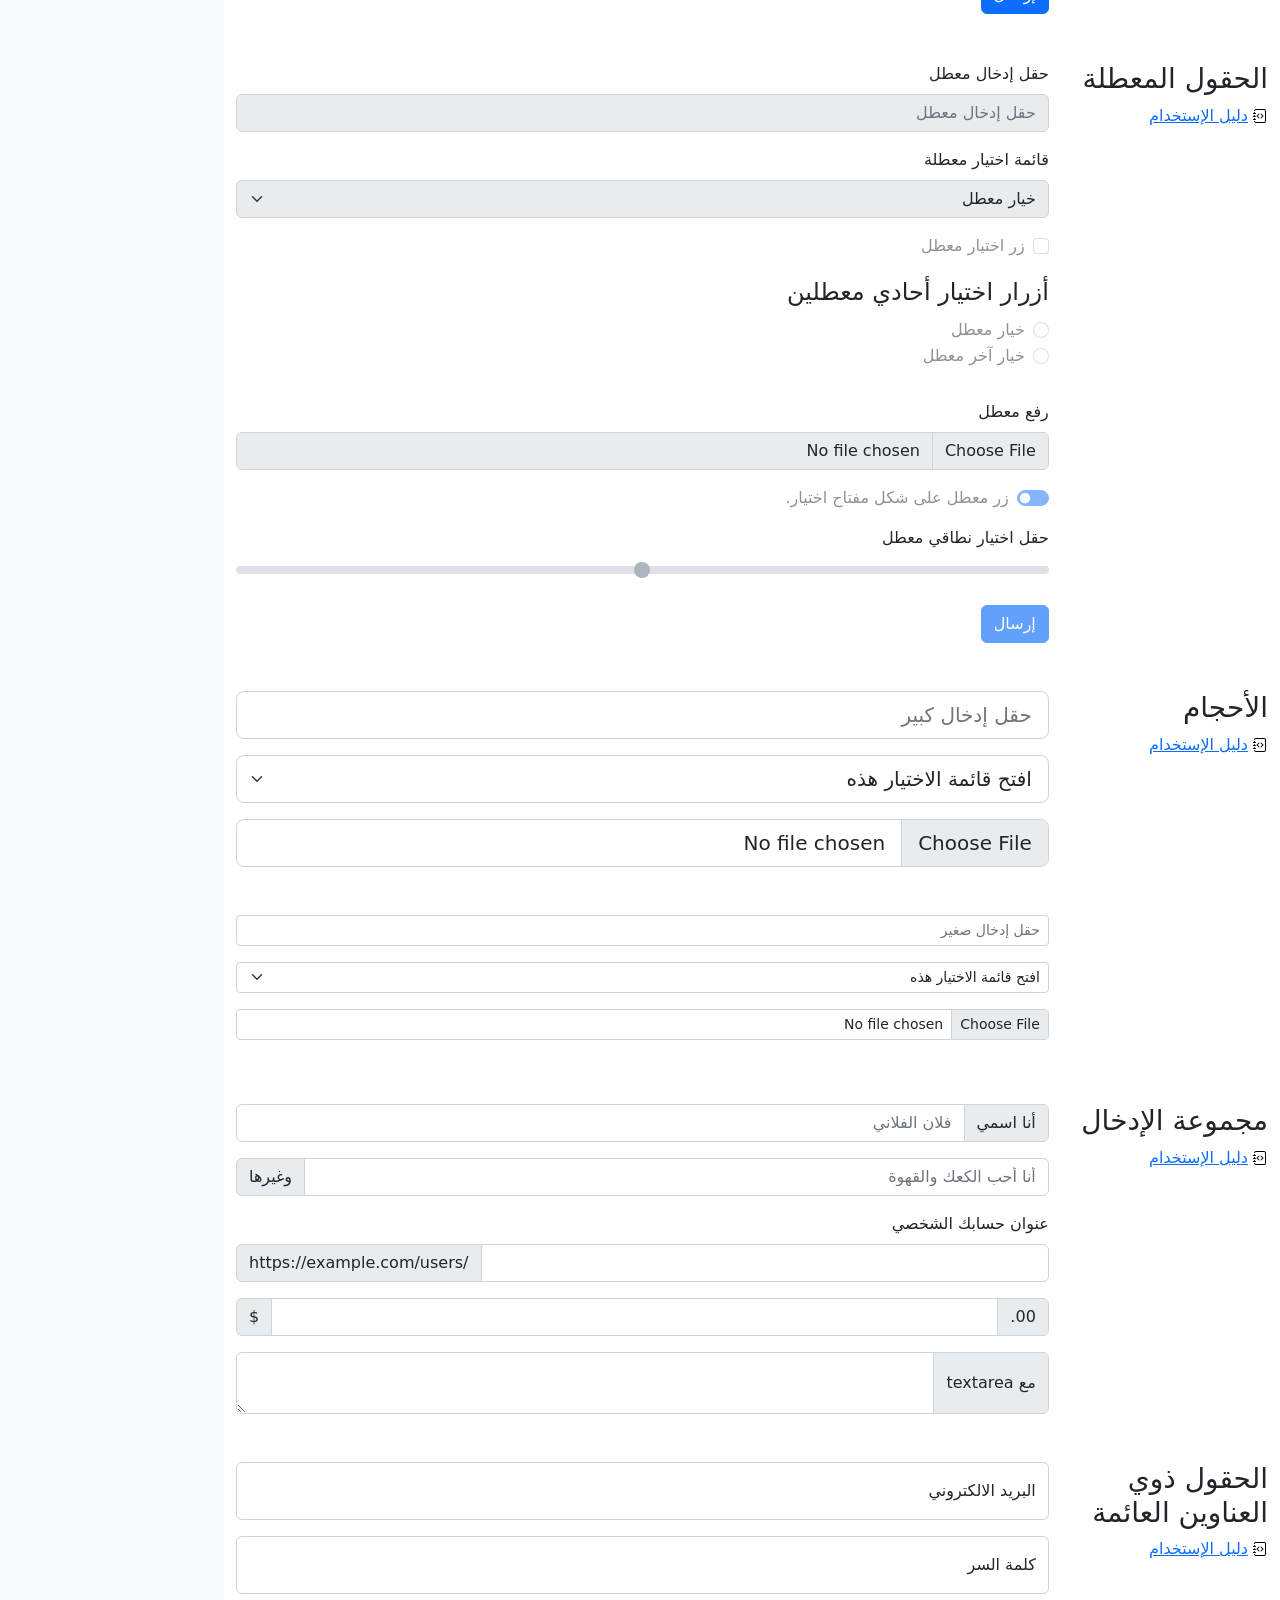
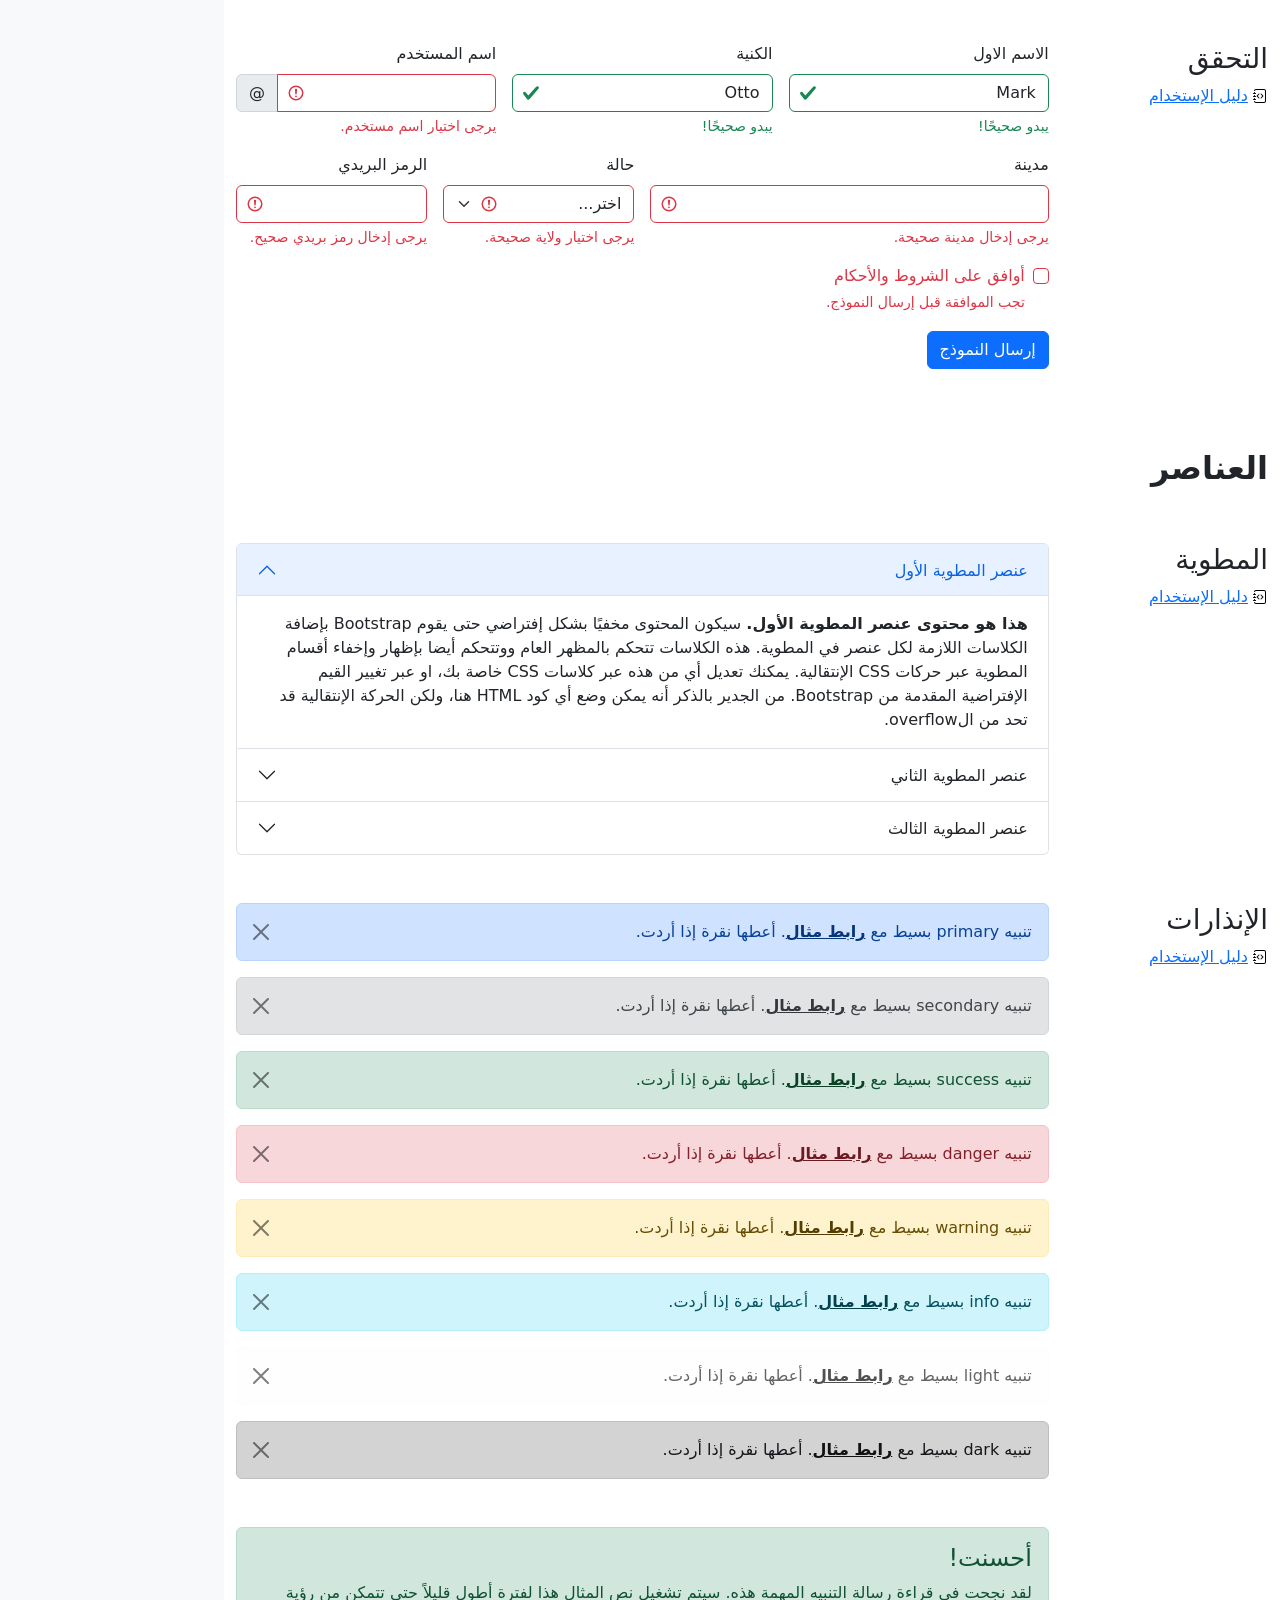
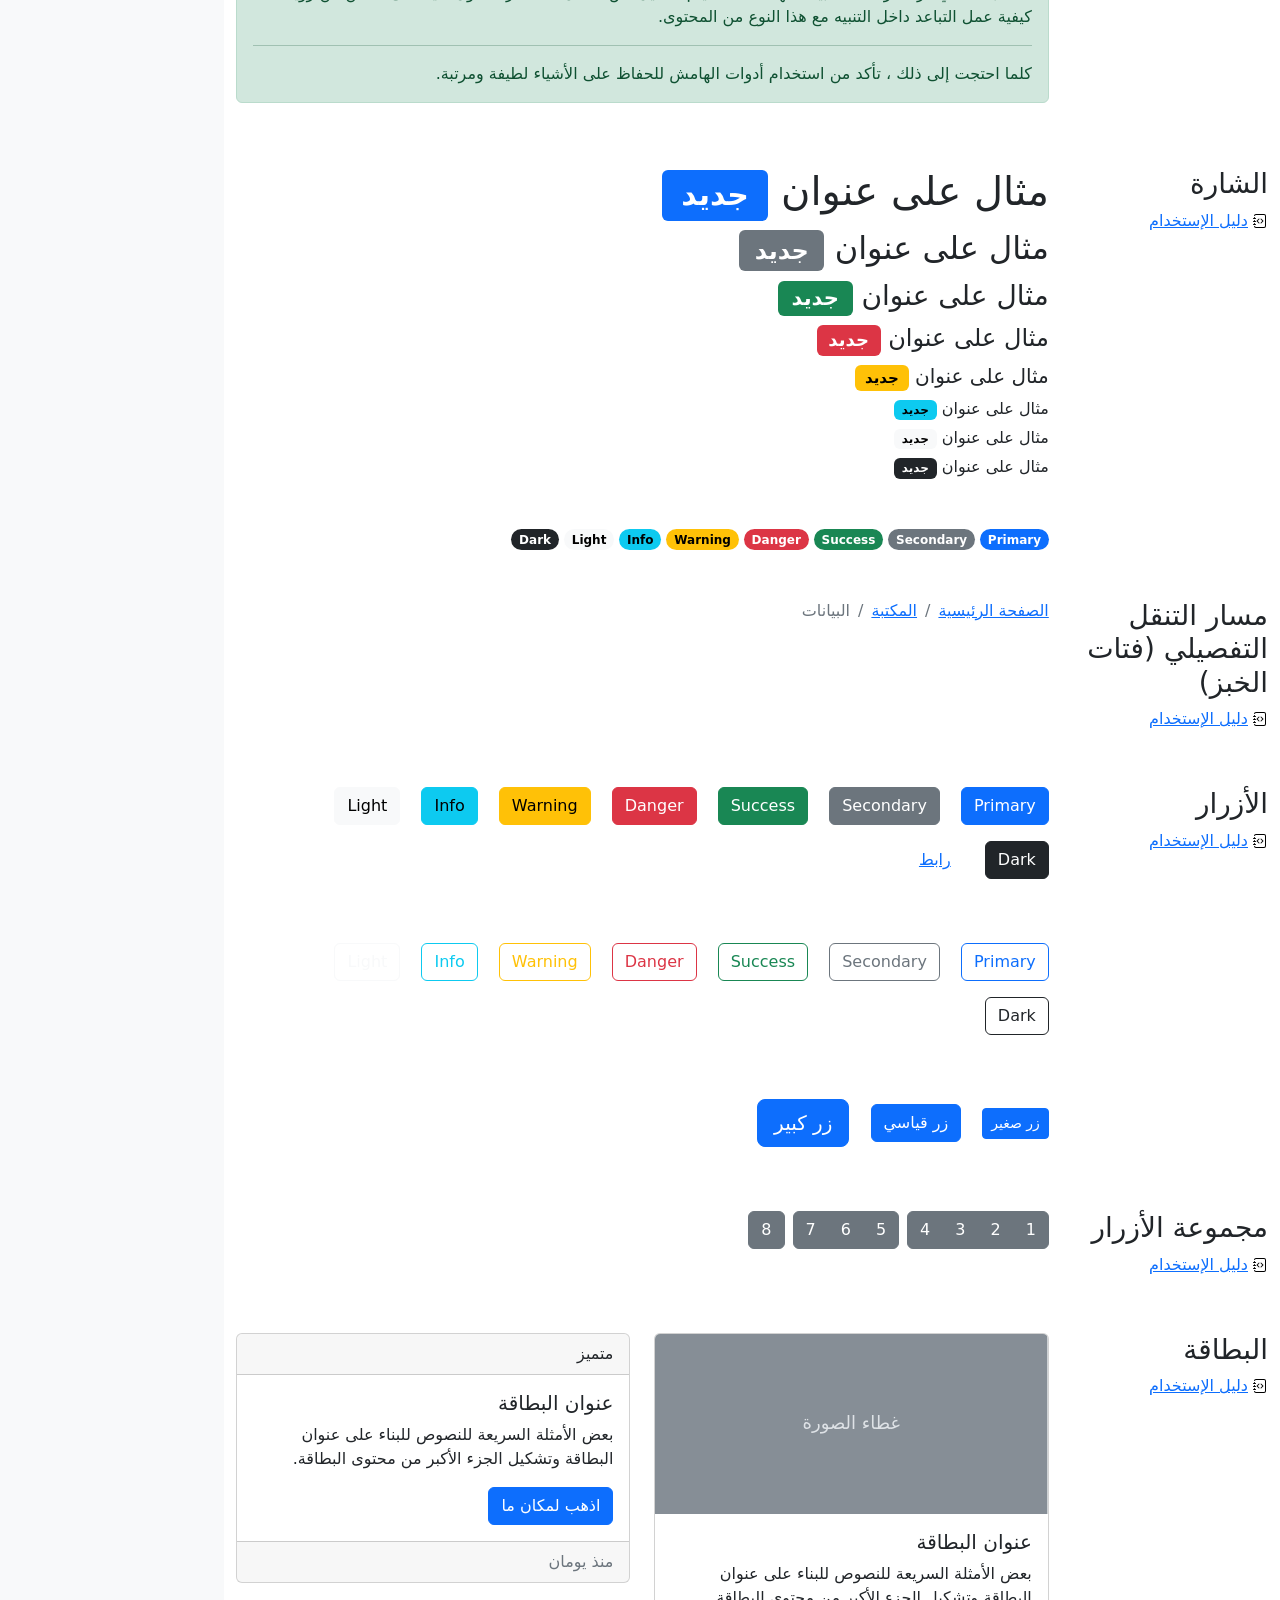
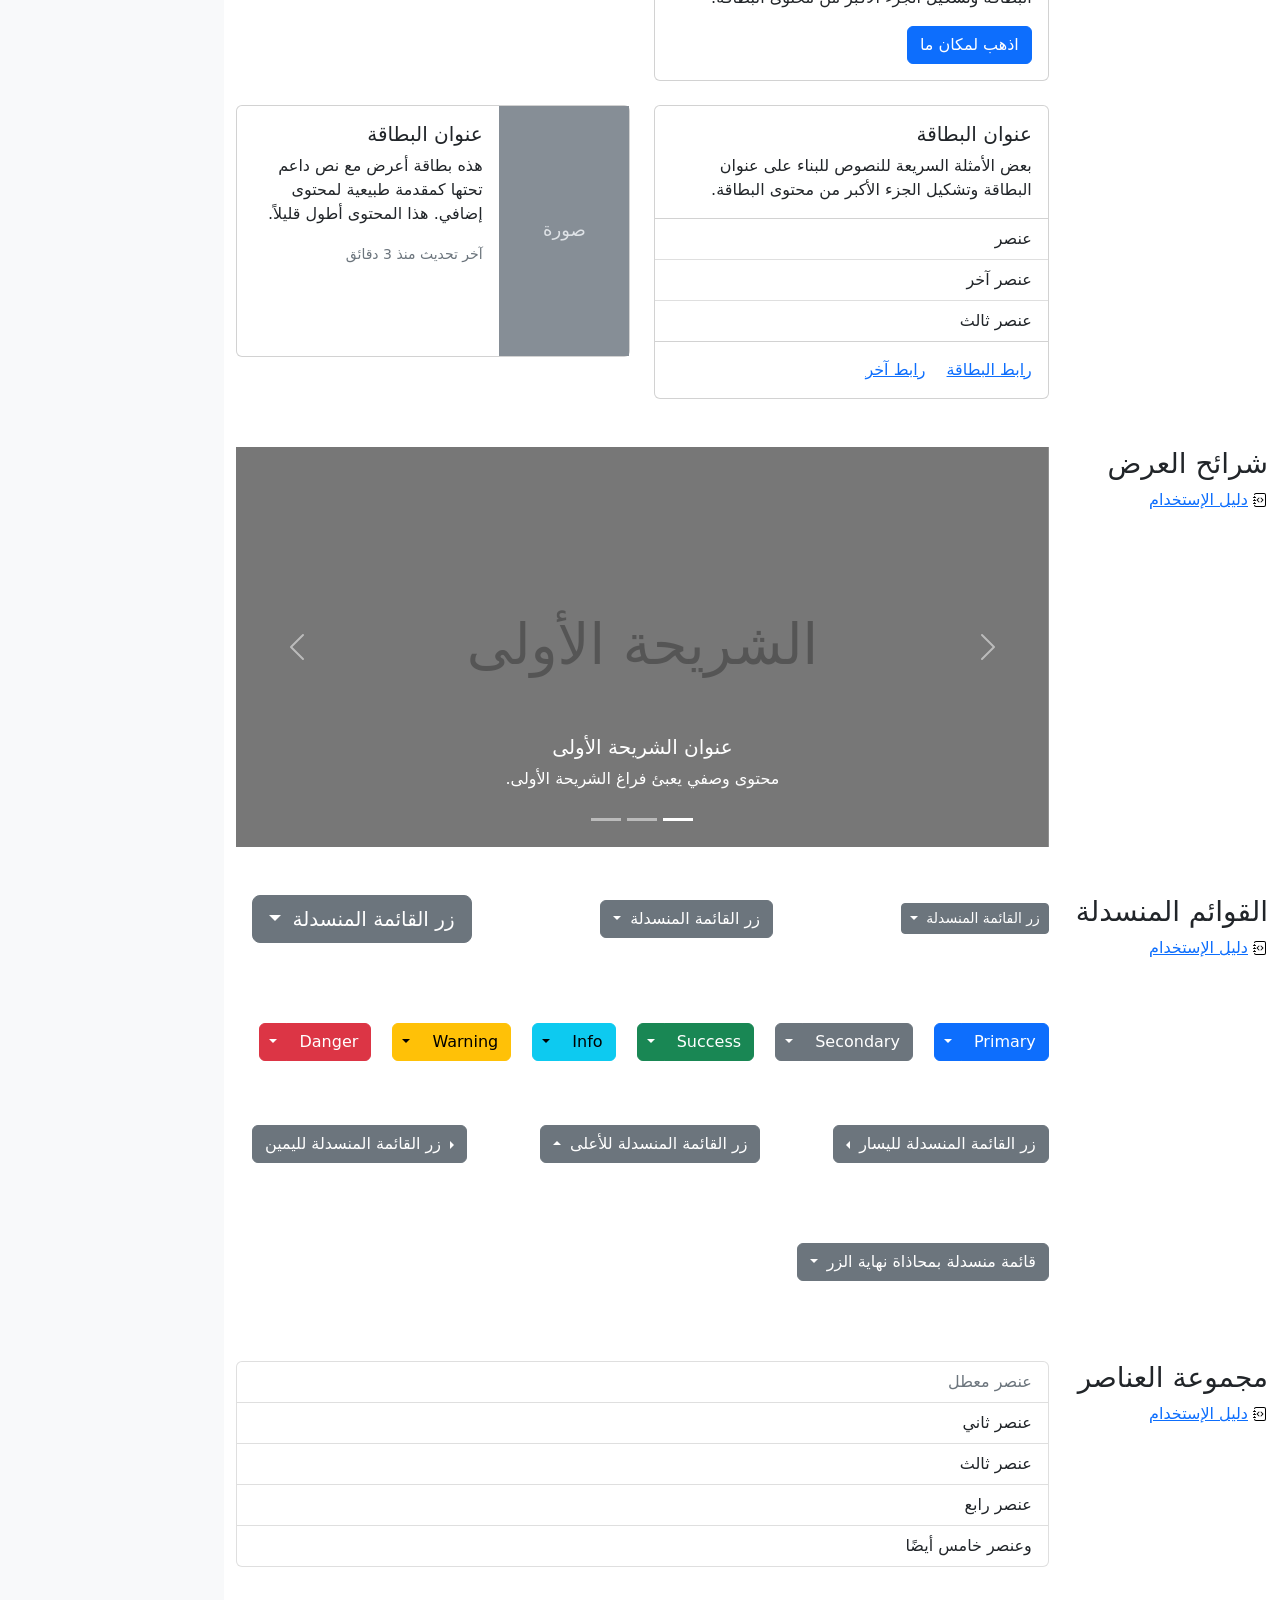
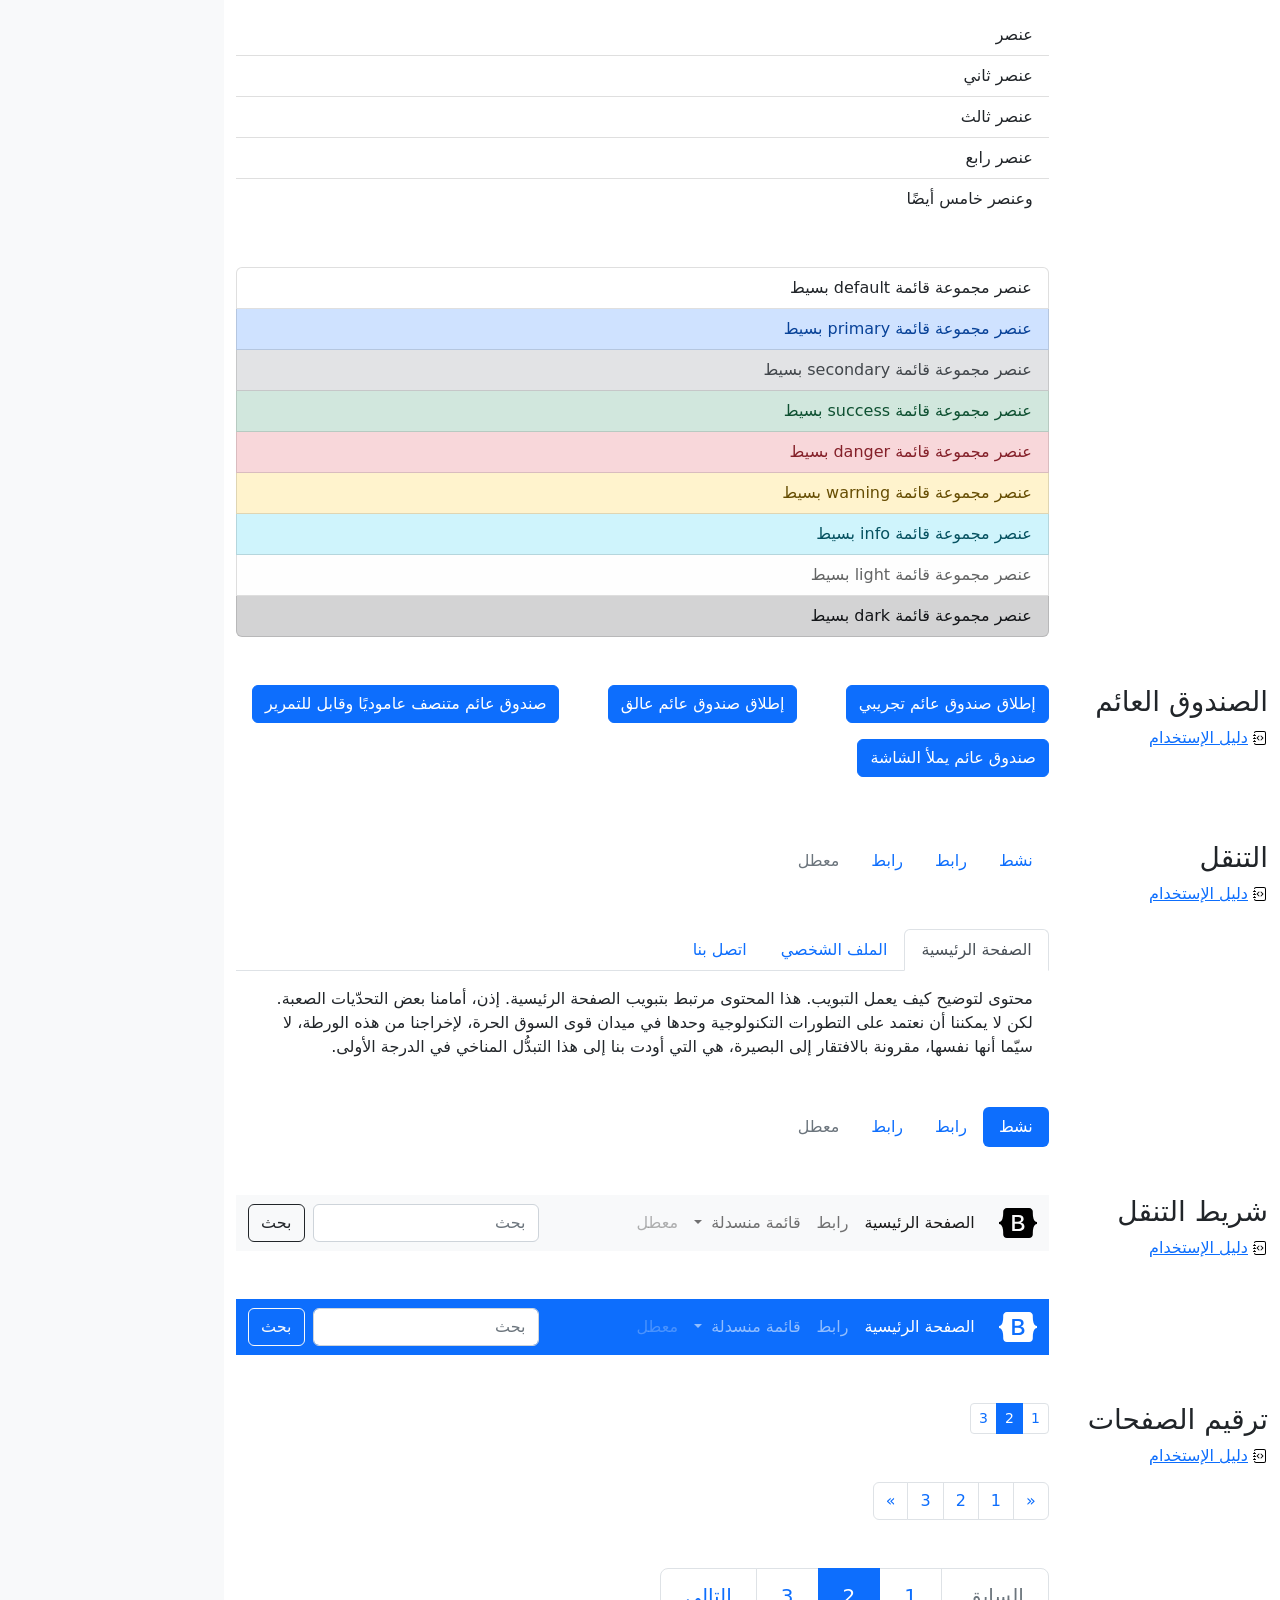
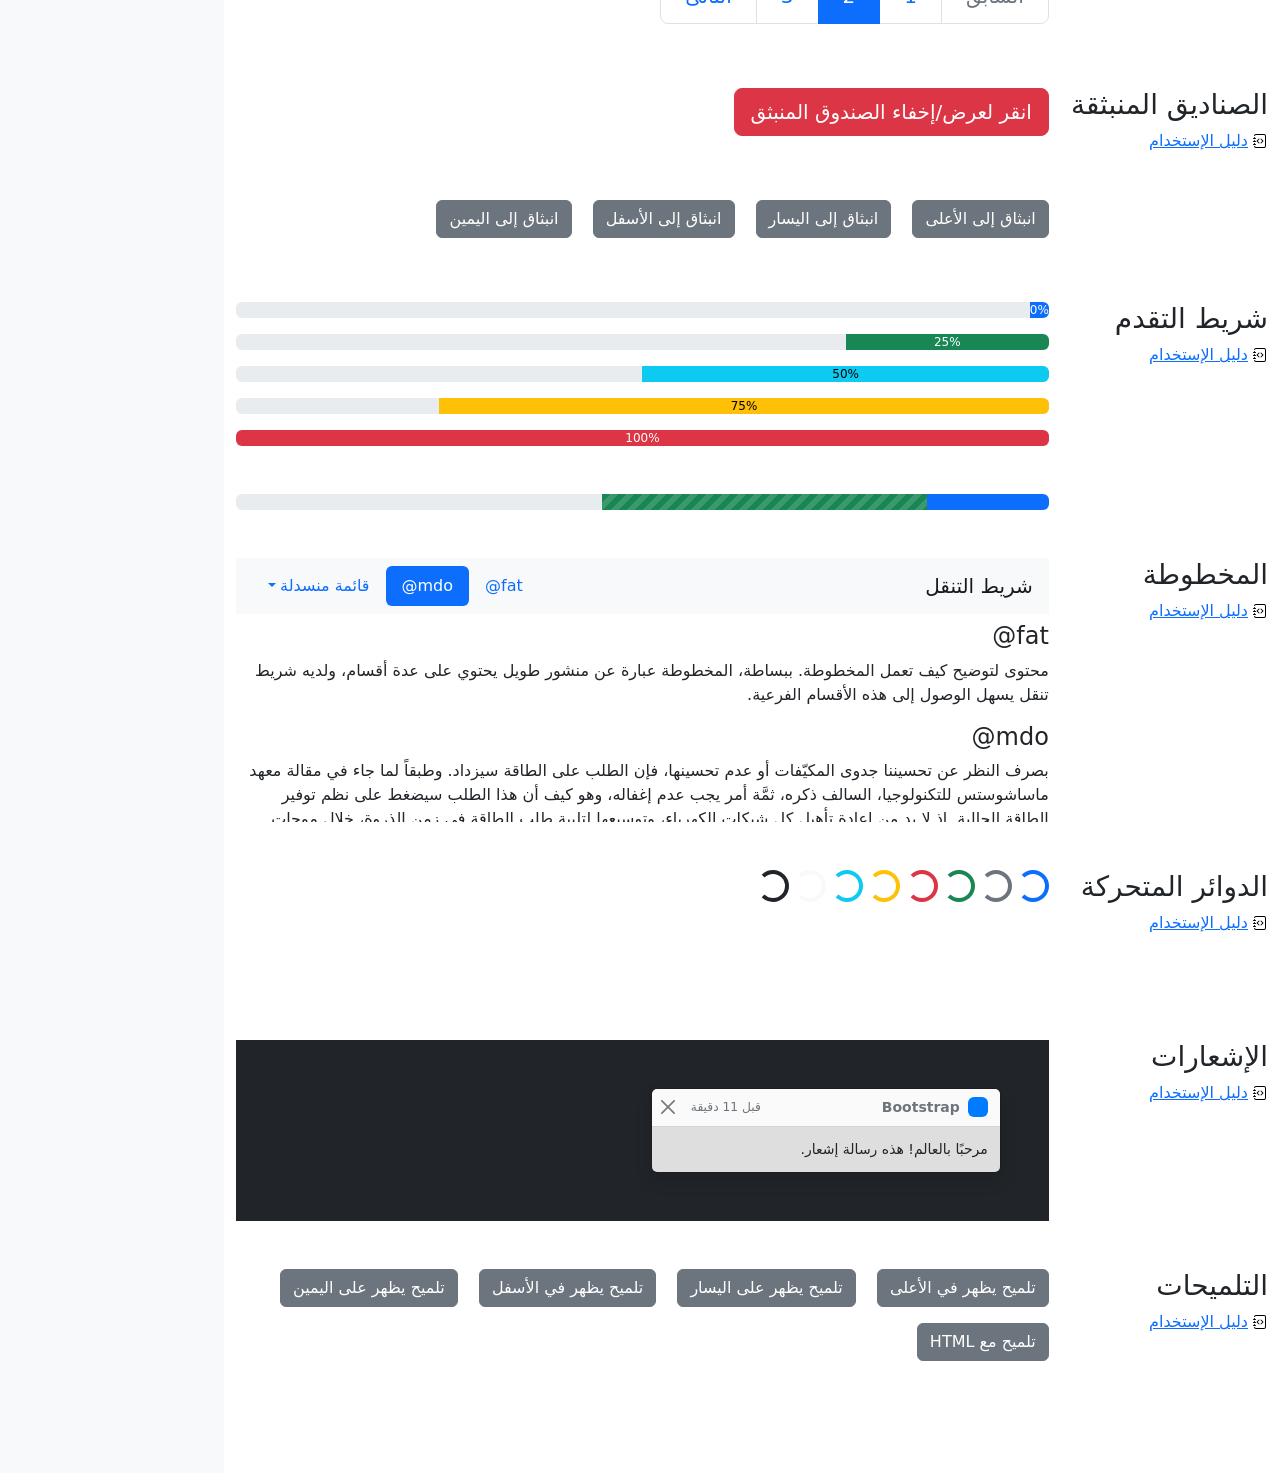
<file: Academy-Cinemas/bootstrap-5.2.3-examples/cheatsheet-rtl/index.html>
<!doctype html>
<html lang="ar" dir="rtl">
  <head>
    <meta charset="utf-8">
    <meta name="viewport" content="width=device-width, initial-scale=1">
    <meta name="description" content="">
    <meta name="author" content="Mark Otto, Jacob Thornton, and Bootstrap contributors">
    <meta name="generator" content="Hugo 0.104.2">
    <title>ورقة الغش · Bootstrap v5.2</title>

    <link rel="canonical" href="https://getbootstrap.com/docs/5.2/examples/cheatsheet-rtl/">

    

    

<link href="../assets/dist/css/bootstrap.rtl.min.css" rel="stylesheet">

    <style>
      .bd-placeholder-img {
        font-size: 1.125rem;
        text-anchor: middle;
        -webkit-user-select: none;
        -moz-user-select: none;
        user-select: none;
      }

      @media (min-width: 768px) {
        .bd-placeholder-img-lg {
          font-size: 3.5rem;
        }
      }

      .b-example-divider {
        height: 3rem;
        background-color: rgba(0, 0, 0, .1);
        border: solid rgba(0, 0, 0, .15);
        border-width: 1px 0;
        box-shadow: inset 0 .5em 1.5em rgba(0, 0, 0, .1), inset 0 .125em .5em rgba(0, 0, 0, .15);
      }

      .b-example-vr {
        flex-shrink: 0;
        width: 1.5rem;
        height: 100vh;
      }

      .bi {
        vertical-align: -.125em;
        fill: currentColor;
      }

      .nav-scroller {
        position: relative;
        z-index: 2;
        height: 2.75rem;
        overflow-y: hidden;
      }

      .nav-scroller .nav {
        display: flex;
        flex-wrap: nowrap;
        padding-bottom: 1rem;
        margin-top: -1px;
        overflow-x: auto;
        text-align: center;
        white-space: nowrap;
        -webkit-overflow-scrolling: touch;
      }
    </style>

    
    <!-- Custom styles for this template -->
    <link href="../cheatsheet/cheatsheet.rtl.css" rel="stylesheet">
  </head>
  <body class="bg-light">
    
<header class="bd-header bg-dark py-3 d-flex align-items-stretch border-bottom border-dark">
  <div class="container-fluid d-flex align-items-center">
    <h1 class="d-flex align-items-center fs-4 text-white mb-0">
      <img src="../assets/brand/bootstrap-logo-white.svg" width="38" height="30" class="me-3" alt="Bootstrap">
      ورقة الغش
    </h1>
    <a href="../examples/cheatsheet/" class="ms-auto link-light" hreflang="en">جدول بيانات LTR</a>
  </div>
</header>
<aside class="bd-aside sticky-xl-top text-muted align-self-start mb-3 mb-xl-5 px-2">
  <h2 class="h6 pt-4 pb-3 mb-4 border-bottom">على هذه الصفحة</h2>
  <nav class="small" id="toc">
    <ul class="list-unstyled">
      <li class="my-2">
        <button class="btn d-inline-flex align-items-center collapsed border-0" data-bs-toggle="collapse" aria-expanded="false" data-bs-target="#contents-collapse" aria-controls="contents-collapse">المحتوى</button>
        <ul class="list-unstyled ps-3 collapse" id="contents-collapse">
          <li><a class="d-inline-flex align-items-center rounded text-decoration-none" href="#typography">النصوص</a></li>
          <li><a class="d-inline-flex align-items-center rounded text-decoration-none" href="#images">الصور</a></li>
          <li><a class="d-inline-flex align-items-center rounded text-decoration-none" href="#tables">الجداول</a></li>
          <li><a class="d-inline-flex align-items-center rounded text-decoration-none" href="#figures">النماذج البيانية</a></li>
        </ul>
      </li>
      <li class="my-2">
        <button class="btn d-inline-flex align-items-center collapsed border-0" data-bs-toggle="collapse" aria-expanded="false" data-bs-target="#forms-collapse" aria-controls="forms-collapse">النماذج</button>
        <ul class="list-unstyled ps-3 collapse" id="forms-collapse">
          <li><a class="d-inline-flex align-items-center rounded text-decoration-none" href="#overview">نظرة عامة</a></li>
          <li><a class="d-inline-flex align-items-center rounded text-decoration-none" href="#disabled-forms">الحقول المعطلة</a></li>
          <li><a class="d-inline-flex align-items-center rounded text-decoration-none" href="#sizing">الأحجام</a></li>
          <li><a class="d-inline-flex align-items-center rounded text-decoration-none" href="#input-group">مجموعة الإدخال</a></li>
          <li><a class="d-inline-flex align-items-center rounded text-decoration-none" href="#floating-labels">الحقول ذوي العناوين العائمة</a></li>
          <li><a class="d-inline-flex align-items-center rounded text-decoration-none" href="#validation">التحقق</a></li>
        </ul>
      </li>
      <li class="my-2">
        <button class="btn d-inline-flex align-items-center collapsed border-0" data-bs-toggle="collapse" aria-expanded="false" data-bs-target="#components-collapse" aria-controls="components-collapse">مكونات</button>
        <ul class="list-unstyled ps-3 collapse" id="components-collapse">
          <li><a class="d-inline-flex align-items-center rounded text-decoration-none" href="#accordion">المطوية</a></li>
          <li><a class="d-inline-flex align-items-center rounded text-decoration-none" href="#alerts">الإنذارات</a></li>
          <li><a class="d-inline-flex align-items-center rounded text-decoration-none" href="#badge">الشارة</a></li>
          <li><a class="d-inline-flex align-items-center rounded text-decoration-none" href="#breadcrumb">مسار التنقل التفصيلي</a></li>
          <li><a class="d-inline-flex align-items-center rounded text-decoration-none" href="#buttons">الأزرار</a></li>
          <li><a class="d-inline-flex align-items-center rounded text-decoration-none" href="#button-group">مجموعة الأزرار</a></li>
          <li><a class="d-inline-flex align-items-center rounded text-decoration-none" href="#card">البطاقة</a></li>
          <li><a class="d-inline-flex align-items-center rounded text-decoration-none" href="#carousel">شرائح العرض</a></li>
          <li><a class="d-inline-flex align-items-center rounded text-decoration-none" href="#dropdowns">القوائم المنسدلة</a></li>
          <li><a class="d-inline-flex align-items-center rounded text-decoration-none" href="#list-group">مجموعة العناصر</a></li>
          <li><a class="d-inline-flex align-items-center rounded text-decoration-none" href="#modal">الصندوق العائم</a></li>
          <li><a class="d-inline-flex align-items-center rounded text-decoration-none" href="#navs">التنقل</a></li>
          <li><a class="d-inline-flex align-items-center rounded text-decoration-none" href="#navbar">شريط التنقل</a></li>
          <li><a class="d-inline-flex align-items-center rounded text-decoration-none" href="#pagination">ترقيم الصفحات</a></li>
          <li><a class="d-inline-flex align-items-center rounded text-decoration-none" href="#popovers">الصناديق المنبثقة</a></li>
          <li><a class="d-inline-flex align-items-center rounded text-decoration-none" href="#progress">شريط التقدم</a></li>
          <li><a class="d-inline-flex align-items-center rounded text-decoration-none" href="#scrollspy">المخطوطة</a></li>
          <li><a class="d-inline-flex align-items-center rounded text-decoration-none" href="#spinners">الدوائر المتحركة</a></li>
          <li><a class="d-inline-flex align-items-center rounded text-decoration-none" href="#toasts">الإشعارات</a></li>
          <li><a class="d-inline-flex align-items-center rounded text-decoration-none" href="#tooltips">التلميحات</a></li>
        </ul>
      </li>
    </ul>
  </nav>
</aside>
<div class="bd-cheatsheet container-fluid bg-body">
  <section id="content">
    <h2 class="sticky-xl-top fw-bold pt-3 pt-xl-5 pb-2 pb-xl-3">المحتوى</h2>

    <article class="my-3" id="typography">
      <div class="bd-heading sticky-xl-top align-self-start mt-5 mb-3 mt-xl-0 mb-xl-2">
        <h3>النصوص</h3>
        <a class="d-flex align-items-center" hreflang="en" href="../content/typography/">دليل الإستخدام</a>
      </div>

      <div>
        <div class="bd-example-snippet bd-code-snippet"><div class="bd-example">
        <p class="display-1">العرض 1</p>
        <p class="display-2">العرض 2</p>
        <p class="display-3">العرض 3</p>
        <p class="display-4">العرض 4</p>
        <p class="display-5">العرض 5</p>
        <p class="display-6">العرض 6</p>
        </div></div>


        <div class="bd-example-snippet bd-code-snippet"><div class="bd-example">
        <p class="h1">عنوان 1</p>
        <p class="h2">عنوان 2</p>
        <p class="h3">عنوان 3</p>
        <p class="h4">عنوان 4</p>
        <p class="h5">عنوان 5</p>
        <p class="h6">عنوان 6</p>
        </div></div>


        <div class="bd-example-snippet bd-code-snippet"><div class="bd-example">
        <p class="lead">
          هذه قطعة إملائية متميزة، فهي مصممة لتكون بارزة من بين القطع الإملائية الأخرى.
        </p>
        </div></div>


        <div class="bd-example-snippet bd-code-snippet"><div class="bd-example">
        <p>يمكنك استخدام تصنيف mark <mark>لتحديد</mark> نص.</p>
        <p><del>من المفترض أن يتم التعامل مع هذا السطر كنص محذوف.</del></p>
        <p><s>من المفترض أن يتم التعامل مع هذا السطر على أنه لم يعد دقيقًا.</s></p>
        <p><ins>من المفترض أن يتم التعامل مع هذا السطر كإضافة إلى المستند.</ins></p>
        <p><u>سيتم عرض النص في هذا السطر كما وتحته خط.</u></p>
        <p><small>من المفترض أن يتم التعامل مع هذا السطر على أنه يحوي تفاصيل صغيرة.</small></p>
        <p><strong>هذا السطر يحوي نص عريض.</strong></p>
        <p><em>هذا السطر يحوي نص مائل.</em></p>
        </div></div>


        <div class="bd-example-snippet bd-code-snippet"><div class="bd-example">
        <hr>
        </div></div>


        <div class="bd-example-snippet bd-code-snippet"><div class="bd-example">
        <blockquote class="blockquote">
          <p>إقتباس مبهر، موضوع في عنصر blockquote</p>
          <footer class="blockquote-footer">شخص مشهور في <cite title= "عنوان المصدر"> عنوان المصدر </cite></footer>
        </blockquote>
        </div></div>


        <div class="bd-example-snippet bd-code-snippet"><div class="bd-example">
        <ul class="list-unstyled">
          <li>هذه قائمة عناصر.</li>
          <li>بالرغم من أنها مصممة كي لا تظهر كذلك.</li>
          <li>إلا أنها مجهزة كـ قائمة خلف الكواليس</li>
          <li>هذا التصميم ينطبق فقد على القائمة الرئيسية</li>
          <li>القوائم الفرعية
            <ul>
              <li>لا تتأثر بهذا التصميم</li>
              <li>فهي تظهر عليها علامات الترقيم</li>
              <li>وتحتوي على مساحة فارغة بجوارها</li>
            </ul>
          </li>
          <li>قد يكون هذا التصميم مفيدًا في بعض الأحيان.</li>
        </ul>
        </div></div>


        <div class="bd-example-snippet bd-code-snippet"><div class="bd-example">
        <ul class="list-inline">
          <li class="list-inline-item">هذا عنصر في قائمة.</li>
          <li class="list-inline-item">وهذا أيضًا.</li>
          <li class="list-inline-item">لكنهم يظهرون متجاورين.</li>
        </ul>
        </div></div>

      </div>
    </article>
    <article class="my-3" id="images">
      <div class="bd-heading sticky-xl-top align-self-start mt-5 mb-3 mt-xl-0 mb-xl-2">
        <h3>الصور</h3>
        <a class="d-flex align-items-center" hreflang="en" href="../content/images/">دليل الإستخدام</a>
      </div>

      <div>
        <div class="bd-example-snippet bd-code-snippet"><div class="bd-example">
        <svg class="bd-placeholder-img bd-placeholder-img-lg img-fluid" width="100%" height="250" xmlns="http://www.w3.org/2000/svg" role="img" aria-label="Placeholder: صورة مستجيبة" preserveAspectRatio="xMidYMid slice" focusable="false"><title>Placeholder</title><rect width="100%" height="100%" fill="#868e96"/><text x="50%" y="50%" fill="#dee2e6" dy=".3em">صورة مستجيبة</text></svg>

        </div></div>


        <div class="bd-example-snippet bd-code-snippet"><div class="bd-example">
        <svg class="bd-placeholder-img img-thumbnail" width="200" height="200" xmlns="http://www.w3.org/2000/svg" role="img" aria-label="صورة عنصر نائب مربع عام مع حدود بيضاء حولها ، مما يجعلها تشبه صورة تم التقاطها بكاميرا فورية قديمة: 200x200" preserveAspectRatio="xMidYMid slice" focusable="false"><title>صورة عنصر نائب مربع عام مع حدود بيضاء حولها ، مما يجعلها تشبه صورة تم التقاطها بكاميرا فورية قديمة</title><rect width="100%" height="100%" fill="#868e96"/><text x="50%" y="50%" fill="#dee2e6" dy=".3em">200x200</text></svg>

        </div></div>

      </div>
    </article>
    <article class="my-3" id="tables">
      <div class="bd-heading sticky-xl-top align-self-start mt-5 mb-3 mt-xl-0 mb-xl-2">
        <h3>الجداول</h3>
        <a class="d-flex align-items-center" hreflang="en" href="../content/tables/">دليل الإستخدام</a>
      </div>

      <div>
        <div class="bd-example-snippet bd-code-snippet"><div class="bd-example">
        <table class="table table-striped">
          <thead>
          <tr>
            <th scope="col">#</th>
            <th scope="col">الاسم الاول</th>
            <th scope="col">الكنية</th>
            <th scope="col">الاسم المستعار</th>
          </tr>
          </thead>
          <tbody>
          <tr>
            <th scope="row">1</th>
            <td>Mark</td>
            <td>Otto</td>
            <td><bdo lang="en" dir="ltr">@mdo</bdo></td>
          </tr>
          <tr>
            <th scope="row">2</th>
            <td>Jacob</td>
            <td>Thornton</td>
            <td><bdo lang="en" dir="ltr">@fat</bdo></td>
          </tr>
          <tr>
            <th scope="row">3</th>
            <td colspan="2">Larry the Bird</td>
            <td><bdo lang="en" dir="ltr">@twitter</bdo></td>
          </tr>
          </tbody>
        </table>
        </div></div>


        <div class="bd-example-snippet bd-code-snippet"><div class="bd-example">
        <table class="table table-dark table-borderless">
          <thead>
          <tr>
            <th scope="col">#</th>
            <th scope="col">الاسم الاول</th>
            <th scope="col">الكنية</th>
            <th scope="col">الاسم المستعار</th>
          </tr>
          </thead>
          <tbody>
          <tr>
            <th scope="row">1</th>
            <td>Mark</td>
            <td>Otto</td>
            <td><bdo lang="en" dir="ltr">@mdo</bdo></td>
          </tr>
          <tr>
            <th scope="row">2</th>
            <td>Jacob</td>
            <td>Thornton</td>
            <td><bdo lang="en" dir="ltr">@fat</bdo></td>
          </tr>
          <tr>
            <th scope="row">3</th>
            <td colspan="2">Larry the Bird</td>
            <td><bdo lang="en" dir="ltr">@twitter</bdo></td>
          </tr>
          </tbody>
        </table>
        </div></div>


        <div class="bd-example-snippet bd-code-snippet"><div class="bd-example">
        <table class="table table-hover">
          <thead>
          <tr>
            <th scope="col">Class</th>
            <th scope="col">عنوان</th>
            <th scope="col">عنوان</th>
          </tr>
          </thead>
          <tbody>
          <tr>
            <th scope="row">Default</th>
            <td>خلية</td>
            <td>خلية</td>
          </tr>
          
          <tr class="table-primary">
            <th scope="row">Primary</th>
            <td>خلية</td>
            <td>خلية</td>
          </tr>
          <tr class="table-secondary">
            <th scope="row">Secondary</th>
            <td>خلية</td>
            <td>خلية</td>
          </tr>
          <tr class="table-success">
            <th scope="row">Success</th>
            <td>خلية</td>
            <td>خلية</td>
          </tr>
          <tr class="table-danger">
            <th scope="row">Danger</th>
            <td>خلية</td>
            <td>خلية</td>
          </tr>
          <tr class="table-warning">
            <th scope="row">Warning</th>
            <td>خلية</td>
            <td>خلية</td>
          </tr>
          <tr class="table-info">
            <th scope="row">Info</th>
            <td>خلية</td>
            <td>خلية</td>
          </tr>
          <tr class="table-light">
            <th scope="row">Light</th>
            <td>خلية</td>
            <td>خلية</td>
          </tr>
          <tr class="table-dark">
            <th scope="row">Dark</th>
            <td>خلية</td>
            <td>خلية</td>
          </tr>
          </tbody>
        </table>
        </div></div>


        <div class="bd-example-snippet bd-code-snippet"><div class="bd-example">
        <table class="table table-sm table-bordered">
          <thead>
          <tr>
            <th scope="col">#</th>
            <th scope="col">الاسم الاول</th>
            <th scope="col">الكنية</th>
            <th scope="col">الاسم المستعار</th>
          </tr>
          </thead>
          <tbody>
          <tr>
            <th scope="row">1</th>
            <td>Mark</td>
            <td>Otto</td>
            <td><bdo lang="en" dir="ltr">@mdo</bdo></td>
          </tr>
          <tr>
            <th scope="row">2</th>
            <td>Jacob</td>
            <td>Thornton</td>
            <td><bdo lang="en" dir="ltr">@fat</bdo></td>
          </tr>
          <tr>
            <th scope="row">3</th>
            <td colspan="2">Larry the Bird</td>
            <td><bdo lang="en" dir="ltr">@twitter</bdo></td>
          </tr>
          </tbody>
        </table>
        </div></div>

      </div>
    </article>
    <article class="my-3" id="figures">
      <div class="bd-heading sticky-xl-top align-self-start mt-5 mb-3 mt-xl-0 mb-xl-2">
        <h3>النماذج البيانية</h3>
        <a class="d-flex align-items-center" hreflang="en" href="../content/figures/">دليل الإستخدام</a>
      </div>

      <div>
        <div class="bd-example-snippet bd-code-snippet"><div class="bd-example">
        <figure class="figure">
          <svg class="bd-placeholder-img figure-img img-fluid rounded" width="400" height="300" xmlns="http://www.w3.org/2000/svg" role="img" aria-label="Placeholder: 400x300" preserveAspectRatio="xMidYMid slice" focusable="false"><title>Placeholder</title><rect width="100%" height="100%" fill="#868e96"/><text x="50%" y="50%" fill="#dee2e6" dy=".3em">400x300</text></svg>

          <figcaption class="figure-caption">شرح للصورة أعلاه.</figcaption>
        </figure>
        </div></div>

      </div>
    </article>
  </section>

  <section id="forms">
    <h2 class="sticky-xl-top fw-bold pt-3 pt-xl-5 pb-2 pb-xl-3">النماذج</h2>

    <article class="my-3" id="overview">
      <div class="bd-heading sticky-xl-top align-self-start mt-5 mb-3 mt-xl-0 mb-xl-2">
        <h3>نظرة عامة</h3>
        <a class="d-flex align-items-center" hreflang="en" href="../forms/overview/">دليل الإستخدام</a>
      </div>

      <div>
        <div class="bd-example-snippet bd-code-snippet"><div class="bd-example">
        <form>
          <div class="mb-3">
            <label for="exampleInputEmail1" class="form-label">البريد الإلكتروني</label>
            <input type="email" class="form-control" id="exampleInputEmail1" aria-describedby="emailHelp">
            <div id="emailHelp" class="form-text">لن نقوم بمشاركة بريدك الإلكتروني مع أي شخص آخر.</div>
          </div>
          <div class="mb-3">
            <label for="exampleInputPassword1" class="form-label">كلمة السر</label>
            <input type="password" class="form-control" id="exampleInputPassword1">
          </div>
          <div class="mb-3">
            <label for="exampleSelect" class="form-label">قائمة اختيار</label>
            <select class="form-select" id="exampleSelect">
              <option selected>افتح قائمة الاختيار هذه</option>
              <option value="1">واحد</option>
              <option value="2">اثنان</option>
              <option value="3">ثلاثة</option>
            </select>
          </div>
          <div class="mb-3 form-check">
            <input type="checkbox" class="form-check-input" id="exampleCheck1">
            <label class="form-check-label" for="exampleCheck1">اخترني</label>
          </div>
          <fieldset class="mb-3">
            <legend>أزرار الاختيار الأحادي</legend>
            <div class="form-check">
              <input type="radio" name="radios" class="form-check-input" id="exampleRadio1" checked>
              <label class="form-check-label" for="exampleRadio1">الخيار الافتراضي</label>
            </div>
            <div class="mb-3 form-check">
              <input type="radio" name="radios" class="form-check-input" id="exampleRadio2">
              <label class="form-check-label" for="exampleRadio2">خيار آخر</label>
            </div>
          </fieldset>
          <div class="mb-3">
            <label class="form-label" for="customFile">رفع</label>
            <input type="file" class="form-control" id="customFile">
          </div>
          <div class="mb-3 form-check form-switch">
            <input class="form-check-input" type="checkbox" role="switch" id="flexSwitchCheckChecked" checked>
            <label class="form-check-label" for="flexSwitchCheckChecked">زر على شكل مفتاح اختيار.</label>
          </div>
          <div class="mb-3">
            <label for="customRange3" class="form-label">مثال على حقل اختيار نطاقي</label>
            <input type="range" class="form-range" min="0" max="5" step="0.5" id="customRange3">
          </div>
          <button type="submit" class="btn btn-primary">إرسال</button>
        </form>
        </div></div>

      </div>
    </article>
    <article class="my-3" id="disabled-forms">
      <div class="bd-heading sticky-xl-top align-self-start mt-5 mb-3 mt-xl-0 mb-xl-2">
        <h3>الحقول المعطلة</h3>
        <a class="d-flex align-items-center" hreflang="en" href="../forms/overview/#disabled-forms">دليل الإستخدام</a>
      </div>

      <div>
        <div class="bd-example-snippet bd-code-snippet"><div class="bd-example">
        <form>
          <fieldset disabled aria-label="مثال على مجموعة الحقول المعطلة">
            <div class="mb-3">
              <label for="disabledTextInput" class="form-label">حقل إدخال معطل</label>
              <input type="text" id="disabledTextInput" class="form-control" placeholder="حقل إدخال معطل">
            </div>
            <div class="mb-3">
              <label for="disabledSelect" class="form-label">قائمة اختيار معطلة</label>
              <select id="disabledSelect" class="form-select">
                <option>خيار معطل</option>
              </select>
            </div>
            <div class="mb-3">
              <div class="form-check">
                <input class="form-check-input" type="checkbox" id="disabledFieldsetCheck" disabled>
                <label class="form-check-label" for="disabledFieldsetCheck">
                  زر اختيار معطل
                </label>
              </div>
            </div>
            <fieldset class="mb-3">
              <legend>أزرار اختيار أحادي معطلين</legend>
              <div class="form-check">
                <input type="radio" name="radios" class="form-check-input" id="disabledRadio1" disabled>
                <label class="form-check-label" for="disabledRadio1">خيار معطل</label>
              </div>
              <div class="mb-3 form-check">
                <input type="radio" name="radios" class="form-check-input" id="disabledRadio2" disabled>
                <label class="form-check-label" for="disabledRadio2">خيار آخر معطل</label>
              </div>
            </fieldset>
            <div class="mb-3">
              <label class="form-label" for="disabledCustomFile">رفع معطل</label>
              <input type="file" class="form-control" id="disabledCustomFile" disabled>
            </div>
            <div class="mb-3 form-check form-switch">
              <input class="form-check-input" type="checkbox" role="switch" id="disabledSwitchCheckChecked" checked disabled>
              <label class="form-check-label" for="disabledSwitchCheckChecked">زر معطل على شكل مفتاح اختيار.</label>
            </div>
            <div class="mb-3">
              <label for="disabledRange" class="form-label">حقل اختيار نطاقي معطل</label>
              <input type="range" class="form-range" min="0" max="5" step="0.5" id="disabledRange">
            </div>
            <button type="submit" class="btn btn-primary">إرسال</button>
          </fieldset>
        </form>
        </div></div>

      </div>
    </article>
    <article class="my-3" id="sizing">
      <div class="bd-heading sticky-xl-top align-self-start mt-5 mb-3 mt-xl-0 mb-xl-2">
        <h3>الأحجام</h3>
        <a class="d-flex align-items-center" hreflang="en" href="../forms/form-control/#sizing">دليل الإستخدام</a>
      </div>

      <div>
        <div class="bd-example-snippet bd-code-snippet"><div class="bd-example">
        <div class="mb-3">
          <input class="form-control form-control-lg" type="text" placeholder="حقل إدخال كبير" aria-label=".form-control-lg مثال">
        </div>
        <div class="mb-3">
          <select class="form-select form-select-lg" aria-label=".form-select-lg مثال">
            <option selected>افتح قائمة الاختيار هذه</option>
            <option value="1">واحد</option>
            <option value="2">اثنان</option>
            <option value="3">ثلاثة</option>
          </select>
        </div>
        <div class="mb-3">
          <input type="file" class="form-control form-control-lg" aria-label="مثال على إدخال ملف كبير">
        </div>
        </div></div>


        <div class="bd-example-snippet bd-code-snippet"><div class="bd-example">
        <div class="mb-3">
          <input class="form-control form-control-sm" type="text" placeholder="حقل إدخال صغير" aria-label=".form-control-sm مثال">
        </div>
        <div class="mb-3">
          <select class="form-select form-select-sm" aria-label=".form-select-sm مثال">
            <option selected>افتح قائمة الاختيار هذه</option>
            <option value="1">واحد</option>
            <option value="2">اثنان</option>
            <option value="3">ثلاثة</option>
          </select>
        </div>
        <div class="mb-3">
          <input type="file" class="form-control form-control-sm" aria-label="مثال على إدخال ملف صغير">
        </div>
        </div></div>

      </div>
    </article>
    <article class="my-3" id="input-group">
      <div class="bd-heading sticky-xl-top align-self-start mt-5 mb-3 mt-xl-0 mb-xl-2">
        <h3>مجموعة الإدخال</h3>
        <a class="d-flex align-items-center" hreflang="en" href="../forms/input-group/">دليل الإستخدام</a>
      </div>

      <div>
        <div class="bd-example-snippet bd-code-snippet"><div class="bd-example">
        <div class="input-group mb-3">
          <span class="input-group-text" id="basic-addon1">أنا اسمي</span>
          <input type="text" class="form-control" placeholder="فلان الفلاني" aria-label="الاسم" aria-describedby="basic-addon1">
        </div>
        <div class="input-group mb-3">
          <input type="text" class="form-control" placeholder="أنا أحب الكعك والقهوة" aria-label="الطعام المفضل" aria-describedby="basic-addon2">
          <span class="input-group-text" id="basic-addon2">وغيرها</span>
        </div>
        <label for="basic-url" class="form-label">عنوان حسابك الشخصي</label>
        <div class="input-group mb-3">
          <input type="text" class="form-control" id="basic-url" aria-describedby="basic-addon3">
          <span class="input-group-text" id="basic-addon3"><bdo lang="en" dir="ltr">https://example.com/users/</bdo></span>
        </div>
        <div class="input-group mb-3">
          <span class="input-group-text"><bdo lang="en" dir="ltr">.00</bdo></span>
          <input type="text" class="form-control" aria-label="المبلغ (لأقرب دولار)">
          <span class="input-group-text">$</span>
        </div>
        <div class="input-group">
          <span class="input-group-text">مع textarea</span>
          <textarea class="form-control" aria-label="مع textarea"></textarea>
        </div>
        </div></div>

      </div>
    </article>
    <article class="my-3" id="floating-labels">
      <div class="bd-heading sticky-xl-top align-self-start mt-5 mb-3 mt-xl-0 mb-xl-2">
        <h3>الحقول ذوي العناوين العائمة</h3>
        <a class="d-flex align-items-center" href="../forms/floating-labels/">دليل الإستخدام</a>
      </div>

      <div>
        <div class="bd-example-snippet bd-code-snippet"><div class="bd-example">
        <form>
          <div class="form-floating mb-3">
            <input type="email" class="form-control" id="floatingInput" placeholder="name@example.com">
            <label for="floatingInput">البريد الالكتروني</label>
          </div>
          <div class="form-floating">
            <input type="password" class="form-control" id="floatingPassword" placeholder="كلمة السر">
            <label for="floatingPassword">كلمة السر</label>
          </div>
        </form>
        </div></div>

      </div>
    </article>
    <article class="my-3" id="validation">
      <div class="bd-heading sticky-xl-top align-self-start mt-5 mb-3 mt-xl-0 mb-xl-2">
        <h3>التحقق</h3>
        <a class="d-flex align-items-center" hreflang="en" href="../forms/validation/">دليل الإستخدام</a>
      </div>

      <div>
        <div class="bd-example-snippet bd-code-snippet"><div class="bd-example">
        <form class="row g-3">
          <div class="col-md-4">
            <label for="validationServer01" class="form-label">الاسم الاول</label>
            <input type="text" class="form-control is-valid" id="validationServer01" value="Mark" required>
            <div class="valid-feedback">
              يبدو صحيحًا!
            </div>
          </div>
          <div class="col-md-4">
            <label for="validationServer02" class="form-label">الكنية</label>
            <input type="text" class="form-control is-valid" id="validationServer02" value="Otto" required>
            <div class="valid-feedback">
              يبدو صحيحًا!
            </div>
          </div>
          <div class="col-md-4">
            <label for="validationServerUsername" class="form-label">اسم المستخدم</label>
            <div class="input-group has-validation">
              <input type="text" class="form-control is-invalid" id="validationServerUsername" aria-describedby="inputGroupPrepend3" required>
              <span class="input-group-text" id="inputGroupPrepend3">@</span>
              <div class="invalid-feedback">
                يرجى اختيار اسم مستخدم.
              </div>
            </div>
          </div>
          <div class="col-md-6">
            <label for="validationServer03" class="form-label">مدينة</label>
            <input type="text" class="form-control is-invalid" id="validationServer03" required>
            <div class="invalid-feedback">
              يرجى إدخال مدينة صحيحة.
            </div>
          </div>
          <div class="col-md-3">
            <label for="validationServer04" class="form-label">حالة</label>
            <select class="form-select is-invalid" id="validationServer04" required>
              <option selected disabled value="">اختر...</option>
              <option>...</option>
            </select>
            <div class="invalid-feedback">
              يرجى اختيار ولاية صحيحة.
            </div>
          </div>
          <div class="col-md-3">
            <label for="validationServer05" class="form-label">الرمز البريدي</label>
            <input type="text" class="form-control is-invalid" id="validationServer05" required>
            <div class="invalid-feedback">
              يرجى إدخال رمز بريدي صحيح.
            </div>
          </div>
          <div class="col-12">
            <div class="form-check">
              <input class="form-check-input is-invalid" type="checkbox" value="" id="invalidCheck3" required>
              <label class="form-check-label" for="invalidCheck3">
                أوافق على الشروط والأحكام
              </label>
              <div class="invalid-feedback">
                تجب الموافقة قبل إرسال النموذج.
              </div>
            </div>
          </div>
          <div class="col-12">
            <button class="btn btn-primary" type="submit">إرسال النموذج</button>
          </div>
        </form>
        </div></div>

      </div>
    </article>
  </section>

  <section id="components">
    <h2 class="sticky-xl-top fw-bold pt-3 pt-xl-5 pb-2 pb-xl-3">العناصر</h2>

    <article class="my-3" id="accordion">
      <div class="bd-heading sticky-xl-top align-self-start mt-5 mb-3 mt-xl-0 mb-xl-2">
        <h3>المطوية</h3>
        <a class="d-flex align-items-center" hreflang="en" href="../components/accordion/">دليل الإستخدام</a>
      </div>

      <div>
        <div class="bd-example-snippet bd-code-snippet"><div class="bd-example">
        <div class="accordion" id="accordionExample">
          <div class="accordion-item">
            <h4 class="accordion-header" id="headingOne">
              <button class="accordion-button" type="button" data-bs-toggle="collapse" data-bs-target="#collapseOne" aria-expanded="true" aria-controls="collapseOne">
                عنصر المطوية الأول
              </button>
            </h4>
            <div id="collapseOne" class="accordion-collapse collapse show" aria-labelledby="headingOne" data-bs-parent="#accordionExample">
              <div class="accordion-body">
                <strong>هذا هو محتوى عنصر المطوية الأول.</strong> سيكون المحتوى مخفيًا بشكل إفتراضي حتى يقوم Bootstrap بإضافة الكلاسات اللازمة لكل عنصر في المطوية. هذه الكلاسات تتحكم بالمظهر العام ووتتحكم أيضا بإظهار وإخفاء أقسام المطوية عبر حركات CSS الإنتقالية. يمكنك تعديل أي من هذه عبر كلاسات CSS خاصة بك، او عبر تغيير القيم الإفتراضية المقدمة من Bootstrap. من الجدير بالذكر أنه يمكن وضع أي كود HTML هنا، ولكن الحركة الإنتقالية قد تحد من الoverflow.
              </div>
            </div>
          </div>
          <div class="accordion-item">
            <h4 class="accordion-header" id="headingTwo">
              <button class="accordion-button collapsed" type="button" data-bs-toggle="collapse" data-bs-target="#collapseTwo" aria-expanded="false" aria-controls="collapseTwo">
                عنصر المطوية الثاني
              </button>
            </h4>
            <div id="collapseTwo" class="accordion-collapse collapse" aria-labelledby="headingTwo" data-bs-parent="#accordionExample">
              <div class="accordion-body">
                <strong>هذا هو محتوى عنصر المطوية الثاني.</strong> سيكون المحتوى مخفيًا بشكل إفتراضي حتى يقوم Bootstrap بإضافة الكلاسات اللازمة لكل عنصر في المطوية. هذه الكلاسات تتحكم بالمظهر العام ووتتحكم أيضا بإظهار وإخفاء أقسام المطوية عبر حركات CSS الإنتقالية. يمكنك تعديل أي من هذه عبر كلاسات CSS خاصة بك، او عبر تغيير القيم الإفتراضية المقدمة من Bootstrap. من الجدير بالذكر أنه يمكن وضع أي كود HTML هنا، ولكن الحركة الإنتقالية قد تحد من الoverflow.
              </div>
            </div>
          </div>
          <div class="accordion-item">
            <h4 class="accordion-header" id="headingThree">
              <button class="accordion-button collapsed" type="button" data-bs-toggle="collapse" data-bs-target="#collapseThree" aria-expanded="false" aria-controls="collapseThree">
                عنصر المطوية الثالث
              </button>
            </h4>
            <div id="collapseThree" class="accordion-collapse collapse" aria-labelledby="headingThree" data-bs-parent="#accordionExample">
              <div class="accordion-body">
                <strong>هذا هو محتوى عنصر المطوية الثالث.</strong> سيكون المحتوى مخفيًا بشكل إفتراضي حتى يقوم Bootstrap بإضافة الكلاسات اللازمة لكل عنصر في المطوية. هذه الكلاسات تتحكم بالمظهر العام ووتتحكم أيضا بإظهار وإخفاء أقسام المطوية عبر حركات CSS الإنتقالية. يمكنك تعديل أي من هذه عبر كلاسات CSS خاصة بك، او عبر تغيير القيم الإفتراضية المقدمة من Bootstrap. من الجدير بالذكر أنه يمكن وضع أي كود HTML هنا، ولكن الحركة الإنتقالية قد تحد من الoverflow.
              </div>
            </div>
          </div>
        </div>
        </div></div>

      </div>
    </article>
    <article class="my-3" id="alerts">
      <div class="bd-heading sticky-xl-top align-self-start mt-5 mb-3 mt-xl-0 mb-xl-2">
        <h3>الإنذارات</h3>
        <a class="d-flex align-items-center" hreflang="en" href="../components/alerts/">دليل الإستخدام</a>
      </div>

      <div>
        <div class="bd-example-snippet bd-code-snippet"><div class="bd-example">
        
        <div class="alert alert-primary alert-dismissible fade show" role="alert">
          تنبيه primary بسيط مع <a href="#" class="alert-link">رابط مثال</a>. أعطها نقرة إذا أردت.
          <button type="button" class="btn-close" data-bs-dismiss="alert" aria-label="قريب"></button>
        </div>
        <div class="alert alert-secondary alert-dismissible fade show" role="alert">
          تنبيه secondary بسيط مع <a href="#" class="alert-link">رابط مثال</a>. أعطها نقرة إذا أردت.
          <button type="button" class="btn-close" data-bs-dismiss="alert" aria-label="قريب"></button>
        </div>
        <div class="alert alert-success alert-dismissible fade show" role="alert">
          تنبيه success بسيط مع <a href="#" class="alert-link">رابط مثال</a>. أعطها نقرة إذا أردت.
          <button type="button" class="btn-close" data-bs-dismiss="alert" aria-label="قريب"></button>
        </div>
        <div class="alert alert-danger alert-dismissible fade show" role="alert">
          تنبيه danger بسيط مع <a href="#" class="alert-link">رابط مثال</a>. أعطها نقرة إذا أردت.
          <button type="button" class="btn-close" data-bs-dismiss="alert" aria-label="قريب"></button>
        </div>
        <div class="alert alert-warning alert-dismissible fade show" role="alert">
          تنبيه warning بسيط مع <a href="#" class="alert-link">رابط مثال</a>. أعطها نقرة إذا أردت.
          <button type="button" class="btn-close" data-bs-dismiss="alert" aria-label="قريب"></button>
        </div>
        <div class="alert alert-info alert-dismissible fade show" role="alert">
          تنبيه info بسيط مع <a href="#" class="alert-link">رابط مثال</a>. أعطها نقرة إذا أردت.
          <button type="button" class="btn-close" data-bs-dismiss="alert" aria-label="قريب"></button>
        </div>
        <div class="alert alert-light alert-dismissible fade show" role="alert">
          تنبيه light بسيط مع <a href="#" class="alert-link">رابط مثال</a>. أعطها نقرة إذا أردت.
          <button type="button" class="btn-close" data-bs-dismiss="alert" aria-label="قريب"></button>
        </div>
        <div class="alert alert-dark alert-dismissible fade show" role="alert">
          تنبيه dark بسيط مع <a href="#" class="alert-link">رابط مثال</a>. أعطها نقرة إذا أردت.
          <button type="button" class="btn-close" data-bs-dismiss="alert" aria-label="قريب"></button>
        </div>
        </div></div>


        <div class="bd-example-snippet bd-code-snippet"><div class="bd-example">
        <div class="alert alert-success" role="alert">
          <h4 class="alert-heading">أحسنت!</h4>
          <p>لقد نجحت في قراءة رسالة التنبيه المهمة هذه. سيتم تشغيل نص المثال هذا لفترة أطول قليلاً حتى تتمكن من رؤية كيفية عمل التباعد داخل التنبيه مع هذا النوع من المحتوى.</p>
          <hr>
          <p class="mb-0">كلما احتجت إلى ذلك ، تأكد من استخدام أدوات الهامش للحفاظ على الأشياء لطيفة ومرتبة.</p>
        </div>
        </div></div>

      </div>
    </article>
    <article class="my-3" id="badge">
      <div class="bd-heading sticky-xl-top align-self-start mt-5 mb-3 mt-xl-0 mb-xl-2">
        <h3>الشارة</h3>
        <a class="d-flex align-items-center" hreflang="en" href="../components/badge/">دليل الإستخدام</a>
      </div>

      <div>
        <div class="bd-example-snippet bd-code-snippet"><div class="bd-example">
        <p class="h1">مثال على عنوان <span class="badge bg-primary">جديد</span></p>
        <p class="h2">مثال على عنوان <span class="badge bg-secondary">جديد</span></p>
        <p class="h3">مثال على عنوان <span class="badge bg-success">جديد</span></p>
        <p class="h4">مثال على عنوان <span class="badge bg-danger">جديد</span></p>
        <p class="h5">مثال على عنوان <span class="badge text-bg-warning">جديد</span></p>
        <p class="h6">مثال على عنوان <span class="badge text-bg-info">جديد</span></p>
        <p class="h6">مثال على عنوان <span class="badge text-bg-light">جديد</span></p>
        <p class="h6">مثال على عنوان <span class="badge bg-dark">جديد</span></p>
        </div></div>


        <div class="bd-example-snippet bd-code-snippet"><div class="bd-example">
        
        <span class="badge rounded-pill bg-primary">Primary</span>
        <span class="badge rounded-pill bg-secondary">Secondary</span>
        <span class="badge rounded-pill bg-success">Success</span>
        <span class="badge rounded-pill bg-danger">Danger</span>
        <span class="badge rounded-pill text-bg-warning">Warning</span>
        <span class="badge rounded-pill text-bg-info">Info</span>
        <span class="badge rounded-pill text-bg-light">Light</span>
        <span class="badge rounded-pill bg-dark">Dark</span>
        </div></div>

      </div>
    </article>
    <article class="my-3" id="breadcrumb">
      <div class="bd-heading sticky-xl-top align-self-start mt-5 mb-3 mt-xl-0 mb-xl-2">
        <h3>مسار التنقل التفصيلي (فتات الخبز)</h3>
        <a class="d-flex align-items-center" hreflang="en" href="../components/breadcrumb/">دليل الإستخدام</a>
      </div>

      <div>
        <div class="bd-example-snippet bd-code-snippet"><div class="bd-example">
        <nav aria-label="فتات الخبز">
          <ol class="breadcrumb">
            <li class="breadcrumb-item"><a href="#">الصفحة الرئيسية</a></li>
            <li class="breadcrumb-item"><a href="#">المكتبة</a></li>
            <li class="breadcrumb-item active" aria-current="page">البيانات</li>
          </ol>
        </nav>
        </div></div>

      </div>
    </article>
    <article class="my-3" id="buttons">
      <div class="bd-heading sticky-xl-top align-self-start mt-5 mb-3 mt-xl-0 mb-xl-2">
        <h3>الأزرار</h3>
        <a class="d-flex align-items-center" hreflang="en" href="../components/buttons/">دليل الإستخدام</a>
      </div>

      <div>
        <div class="bd-example-snippet bd-code-snippet"><div class="bd-example">
        
        <button type="button" class="btn btn-primary">Primary</button>
        <button type="button" class="btn btn-secondary">Secondary</button>
        <button type="button" class="btn btn-success">Success</button>
        <button type="button" class="btn btn-danger">Danger</button>
        <button type="button" class="btn btn-warning">Warning</button>
        <button type="button" class="btn btn-info">Info</button>
        <button type="button" class="btn btn-light">Light</button>
        <button type="button" class="btn btn-dark">Dark</button>

        <button type="button" class="btn btn-link">رابط</button>
        </div></div>


        <div class="bd-example-snippet bd-code-snippet"><div class="bd-example">
        
        <button type="button" class="btn btn-outline-primary">Primary</button>
        <button type="button" class="btn btn-outline-secondary">Secondary</button>
        <button type="button" class="btn btn-outline-success">Success</button>
        <button type="button" class="btn btn-outline-danger">Danger</button>
        <button type="button" class="btn btn-outline-warning">Warning</button>
        <button type="button" class="btn btn-outline-info">Info</button>
        <button type="button" class="btn btn-outline-light">Light</button>
        <button type="button" class="btn btn-outline-dark">Dark</button>
        </div></div>


        <div class="bd-example-snippet bd-code-snippet"><div class="bd-example">
        <button type="button" class="btn btn-primary btn-sm">زر صغير</button>
        <button type="button" class="btn btn-primary">زر قياسي</button>
        <button type="button" class="btn btn-primary btn-lg">زر كبير</button>
        </div></div>

      </div>
    </article>
    <article class="my-3" id="button-group">
      <div class="bd-heading sticky-xl-top align-self-start mt-5 mb-3 mt-xl-0 mb-xl-2">
        <h3>مجموعة الأزرار</h3>
        <a class="d-flex align-items-center" hreflang="en" href="../components/button-group/">دليل الإستخدام</a>
      </div>

      <div>
        <div class="bd-example-snippet bd-code-snippet"><div class="bd-example">
        <div class="btn-toolbar" role="toolbar" aria-label="شريط أدوات مع مجموعات أزرار">
          <div class="btn-group me-2" role="group" aria-label="المجموعة الأولى">
            <button type="button" class="btn btn-secondary">1</button>
            <button type="button" class="btn btn-secondary">2</button>
            <button type="button" class="btn btn-secondary">3</button>
            <button type="button" class="btn btn-secondary">4</button>
          </div>
          <div class="btn-group me-2" role="group" aria-label="المجموعة الثانية">
            <button type="button" class="btn btn-secondary">5</button>
            <button type="button" class="btn btn-secondary">6</button>
            <button type="button" class="btn btn-secondary">7</button>
          </div>
          <div class="btn-group" role="group" aria-label="المجموعة الثالثة">
            <button type="button" class="btn btn-secondary">8</button>
          </div>
        </div>
        </div></div>

      </div>
    </article>
    <article class="my-3" id="card">
      <div class="bd-heading sticky-xl-top align-self-start mt-5 mb-3 mt-xl-0 mb-xl-2">
        <h3>البطاقة</h3>
        <a class="d-flex align-items-center" hreflang="en" href="../components/card/">دليل الإستخدام</a>
      </div>

      <div>
        <div class="bd-example-snippet bd-code-snippet"><div class="bd-example">
        <div class="row  row-cols-1 row-cols-md-2 g-4">
          <div class="col">
            <div class="card">
              <svg class="bd-placeholder-img card-img-top" width="100%" height="180" xmlns="http://www.w3.org/2000/svg" role="img" aria-label="Placeholder: غطاء الصورة" preserveAspectRatio="xMidYMid slice" focusable="false"><title>Placeholder</title><rect width="100%" height="100%" fill="#868e96"/><text x="50%" y="50%" fill="#dee2e6" dy=".3em">غطاء الصورة</text></svg>

              <div class="card-body">
                <h5 class="card-title">عنوان البطاقة</h5>
                <p class="card-text">بعض الأمثلة السريعة للنصوص للبناء على عنوان البطاقة وتشكيل الجزء الأكبر من محتوى البطاقة.</p>
                <a href="#" class="btn btn-primary">اذهب لمكان ما</a>
              </div>
            </div>
          </div>
          <div class="col">
            <div class="card">
              <div class="card-header">
                متميز
              </div>
              <div class="card-body">
                <h5 class="card-title">عنوان البطاقة</h5>
                <p class="card-text">بعض الأمثلة السريعة للنصوص للبناء على عنوان البطاقة وتشكيل الجزء الأكبر من محتوى البطاقة.</p>
                <a href="#" class="btn btn-primary">اذهب لمكان ما</a>
              </div>
              <div class="card-footer text-muted">
                منذ يومان
              </div>
            </div>
          </div>
          <div class="col">
            <div class="card">
              <div class="card-body">
                <h5 class="card-title">عنوان البطاقة</h5>
                <p class="card-text">بعض الأمثلة السريعة للنصوص للبناء على عنوان البطاقة وتشكيل الجزء الأكبر من محتوى البطاقة.</p>
              </div>
              <ul class="list-group list-group-flush">
                <li class="list-group-item">عنصر</li>
                <li class="list-group-item">عنصر آخر</li>
                <li class="list-group-item">عنصر ثالث</li>
              </ul>
              <div class="card-body">
                <a href="#" class="card-link">رابط البطاقة</a>
                <a href="#" class="card-link">رابط آخر</a>
              </div>
            </div>
          </div>
          <div class="col">
            <div class="card">
              <div class="row g-0">
                <div class="col-md-4">
                  <svg class="bd-placeholder-img" width="100%" height="250" xmlns="http://www.w3.org/2000/svg" role="img" aria-label="Placeholder: صورة" preserveAspectRatio="xMidYMid slice" focusable="false"><title>Placeholder</title><rect width="100%" height="100%" fill="#868e96"/><text x="50%" y="50%" fill="#dee2e6" dy=".3em">صورة</text></svg>

                </div>
                <div class="col-md-8">
                  <div class="card-body">
                    <h5 class="card-title">عنوان البطاقة</h5>
                    <p class="card-text">هذه بطاقة أعرض مع نص داعم تحتها كمقدمة طبيعية لمحتوى إضافي. هذا المحتوى أطول قليلاً.</p>
                    <p class="card-text"><small class="text-muted">آخر تحديث منذ 3 دقائق</small></p>
                  </div>
                </div>
              </div>
            </div>
          </div>
        </div>
        </div></div>

      </div>
    </article>
    <article class="my-3" id="carousel">
      <div class="bd-heading sticky-xl-top align-self-start mt-5 mb-3 mt-xl-0 mb-xl-2">
        <h3>شرائح العرض</h3>
        <a class="d-flex align-items-center" hreflang="en" href="../components/carousel/">دليل الإستخدام</a>
      </div>

      <div>
        <div class="bd-example-snippet bd-code-snippet"><div class="bd-example">
        <div id="carouselExampleCaptions" class="carousel slide" data-bs-ride="carousel">
          <div class="carousel-indicators">
            <button type="button" data-bs-target="#carouselExampleCaptions" data-bs-slide-to="0" class="active" aria-current="true" aria-label="الشريحة الأولى"></button>
            <button type="button" data-bs-target="#carouselExampleCaptions" data-bs-slide-to="1" aria-label="الشريحة الثانية"></button>
            <button type="button" data-bs-target="#carouselExampleCaptions" data-bs-slide-to="2" aria-label="الشريحة الثالثة"></button>
          </div>
          <div class="carousel-inner">
            <div class="carousel-item active">
              <svg class="bd-placeholder-img bd-placeholder-img-lg d-block w-100" width="800" height="400" xmlns="http://www.w3.org/2000/svg" role="img" aria-label="Placeholder: الشريحة الأولى" preserveAspectRatio="xMidYMid slice" focusable="false"><title>Placeholder</title><rect width="100%" height="100%" fill="#777"/><text x="50%" y="50%" fill="#555" dy=".3em">الشريحة الأولى</text></svg>

              <div class="carousel-caption d-none d-md-block">
                <h5>عنوان الشريحة الأولى</h5>
                <p>محتوى وصفي يعبئ فراغ الشريحة الأولى.</p>
              </div>
            </div>
            <div class="carousel-item">
              <svg class="bd-placeholder-img bd-placeholder-img-lg d-block w-100" width="800" height="400" xmlns="http://www.w3.org/2000/svg" role="img" aria-label="Placeholder: الشريحة الثانية" preserveAspectRatio="xMidYMid slice" focusable="false"><title>Placeholder</title><rect width="100%" height="100%" fill="#666"/><text x="50%" y="50%" fill="#444" dy=".3em">الشريحة الثانية</text></svg>

              <div class="carousel-caption d-none d-md-block">
                <h5>عنوان الشريحة الثانية</h5>
                <p>محتوى وصفي يعبئ فراغ الشريحة الأولى.</p>
              </div>
            </div>
            <div class="carousel-item">
              <svg class="bd-placeholder-img bd-placeholder-img-lg d-block w-100" width="800" height="400" xmlns="http://www.w3.org/2000/svg" role="img" aria-label="Placeholder: الشريحة الثالثة" preserveAspectRatio="xMidYMid slice" focusable="false"><title>Placeholder</title><rect width="100%" height="100%" fill="#555"/><text x="50%" y="50%" fill="#333" dy=".3em">الشريحة الثالثة</text></svg>

              <div class="carousel-caption d-none d-md-block">
                <h5>عنوان الشريحة الثالثة</h5>
                <p>محتوى وصفي يعبئ فراغ الشريحة الأولى.</p>
              </div>
            </div>
          </div>
          <button class="carousel-control-prev" type="button" data-bs-target="#carouselExampleCaptions" data-bs-slide="prev">
            <span class="carousel-control-prev-icon" aria-hidden="true"></span>
            <span class="visually-hidden">السابق</span>
          </button>
          <button class="carousel-control-next" type="button" data-bs-target="#carouselExampleCaptions" data-bs-slide="next">
            <span class="carousel-control-next-icon" aria-hidden="true"></span>
            <span class="visually-hidden">التالي</span>
          </button>
        </div>
        </div></div>

      </div>
    </article>
    <article class="my-3" id="dropdowns">
      <div class="bd-heading sticky-xl-top align-self-start mt-5 mb-3 mt-xl-0 mb-xl-2">
        <h3>القوائم المنسدلة</h3>
        <a class="d-flex align-items-center" hreflang="en" href="../components/dropdowns/">دليل الإستخدام</a>
      </div>

      <div>
        <div class="bd-example-snippet bd-code-snippet"><div class="bd-example">
        <div class="btn-group w-100 align-items-center justify-content-between flex-wrap">
          <div class="dropdown">
            <button class="btn btn-secondary btn-sm dropdown-toggle" type="button" data-bs-toggle="dropdown" aria-expanded="false">
              زر القائمة المنسدلة
            </button>
            <ul class="dropdown-menu">
              <li><h6 class="dropdown-header">عنوان القائمة المنسدلة</h6></li>
              <li><a class="dropdown-item" href="#">عمل</a></li>
              <li><a class="dropdown-item" href="#">عمل آخر</a></li>
              <li><a class="dropdown-item" href="#">شيء آخر هنا</a></li>
              <li><hr class="dropdown-divider"></li>
              <li><a class="dropdown-item" href="#">رابط منفصل</a></li>
            </ul>
          </div>
          <div class="dropdown">
            <button class="btn btn-secondary dropdown-toggle" type="button" data-bs-toggle="dropdown" aria-expanded="false">
              زر القائمة المنسدلة
            </button>
            <ul class="dropdown-menu">
              <li><h6 class="dropdown-header">عنوان القائمة المنسدلة</h6></li>
              <li><a class="dropdown-item" href="#">عمل</a></li>
              <li><a class="dropdown-item" href="#">عمل آخر</a></li>
              <li><a class="dropdown-item" href="#">شيء آخر هنا</a></li>
              <li><hr class="dropdown-divider"></li>
              <li><a class="dropdown-item" href="#">رابط منفصل</a></li>
            </ul>
          </div>
          <div class="dropdown">
            <button class="btn btn-secondary btn-lg dropdown-toggle" type="button" data-bs-toggle="dropdown" aria-expanded="false">
              زر القائمة المنسدلة
            </button>
            <ul class="dropdown-menu">
              <li><h6 class="dropdown-header">عنوان القائمة المنسدلة</h6></li>
              <li><a class="dropdown-item" href="#">عمل</a></li>
              <li><a class="dropdown-item" href="#">عمل آخر</a></li>
              <li><a class="dropdown-item" href="#">شيء آخر هنا</a></li>
              <li><hr class="dropdown-divider"></li>
              <li><a class="dropdown-item" href="#">رابط منفصل</a></li>
            </ul>
          </div>
        </div>
        </div></div>


        <div class="bd-example-snippet bd-code-snippet"><div class="bd-example">
        <div class="btn-group">
          <button type="button" class="btn btn-primary">Primary</button>
          <button type="button" class="btn btn-primary dropdown-toggle dropdown-toggle-split" data-bs-toggle="dropdown" aria-expanded="false">
            <span class="visually-hidden">تبديل القائمة المنسدلة</span>
          </button>
          <ul class="dropdown-menu">
            <li><a class="dropdown-item" href="#">عمل</a></li>
            <li><a class="dropdown-item" href="#">عمل آخر</a></li>
            <li><a class="dropdown-item" href="#">شيء آخر هنا</a></li>
          </ul>
        </div><!-- /btn-group -->
        <div class="btn-group">
          <button type="button" class="btn btn-secondary">Secondary</button>
          <button type="button" class="btn btn-secondary dropdown-toggle dropdown-toggle-split" data-bs-toggle="dropdown" aria-expanded="false">
            <span class="visually-hidden">تبديل القائمة المنسدلة</span>
          </button>
          <ul class="dropdown-menu">
            <li><a class="dropdown-item" href="#">عمل</a></li>
            <li><a class="dropdown-item" href="#">عمل آخر</a></li>
            <li><a class="dropdown-item" href="#">شيء آخر هنا</a></li>
          </ul>
        </div><!-- /btn-group -->
        <div class="btn-group">
          <button type="button" class="btn btn-success">Success</button>
          <button type="button" class="btn btn-success dropdown-toggle dropdown-toggle-split" data-bs-toggle="dropdown" aria-expanded="false">
            <span class="visually-hidden">تبديل القائمة المنسدلة</span>
          </button>
          <ul class="dropdown-menu">
            <li><a class="dropdown-item" href="#">عمل</a></li>
            <li><a class="dropdown-item" href="#">عمل آخر</a></li>
            <li><a class="dropdown-item" href="#">شيء آخر هنا</a></li>
          </ul>
        </div><!-- /btn-group -->
        <div class="btn-group">
          <button type="button" class="btn btn-info">Info</button>
          <button type="button" class="btn btn-info dropdown-toggle dropdown-toggle-split" data-bs-toggle="dropdown" aria-expanded="false">
            <span class="visually-hidden">تبديل القائمة المنسدلة</span>
          </button>
          <ul class="dropdown-menu">
            <li><a class="dropdown-item" href="#">عمل</a></li>
            <li><a class="dropdown-item" href="#">عمل آخر</a></li>
            <li><a class="dropdown-item" href="#">شيء آخر هنا</a></li>
          </ul>
        </div><!-- /btn-group -->
        <div class="btn-group">
          <button type="button" class="btn btn-warning">Warning</button>
          <button type="button" class="btn btn-warning dropdown-toggle dropdown-toggle-split" data-bs-toggle="dropdown" aria-expanded="false">
            <span class="visually-hidden">تبديل القائمة المنسدلة</span>
          </button>
          <ul class="dropdown-menu">
            <li><a class="dropdown-item" href="#">عمل</a></li>
            <li><a class="dropdown-item" href="#">عمل آخر</a></li>
            <li><a class="dropdown-item" href="#">شيء آخر هنا</a></li>
          </ul>
        </div><!-- /btn-group -->
        <div class="btn-group">
          <button type="button" class="btn btn-danger">Danger</button>
          <button type="button" class="btn btn-danger dropdown-toggle dropdown-toggle-split" data-bs-toggle="dropdown" aria-expanded="false">
            <span class="visually-hidden">تبديل القائمة المنسدلة</span>
          </button>
          <ul class="dropdown-menu">
            <li><a class="dropdown-item" href="#">عمل</a></li>
            <li><a class="dropdown-item" href="#">عمل آخر</a></li>
            <li><a class="dropdown-item" href="#">شيء آخر هنا</a></li>
          </ul>
        </div><!-- /btn-group -->
        </div></div>


        <div class="bd-example-snippet bd-code-snippet"><div class="bd-example">
        <div class="btn-group w-100 align-items-center justify-content-between flex-wrap">
          <div class="dropend">
            <button class="btn btn-secondary dropdown-toggle" type="button" data-bs-toggle="dropdown" aria-expanded="false">
              زر القائمة المنسدلة لليسار
            </button>
            <ul class="dropdown-menu">
              <li><h6 class="dropdown-header">عنوان القائمة المنسدلة</h6></li>
              <li><a class="dropdown-item" href="#">عمل</a></li>
              <li><a class="dropdown-item" href="#">عمل آخر</a></li>
              <li><a class="dropdown-item" href="#">شيء آخر هنا</a></li>
              <li><hr class="dropdown-divider"></li>
              <li><a class="dropdown-item" href="#">رابط منفصل</a></li>
            </ul>
          </div>
          <div class="dropup">
            <button class="btn btn-secondary dropdown-toggle" type="button" data-bs-toggle="dropdown" aria-expanded="false">
              زر القائمة المنسدلة للأعلى
            </button>
            <ul class="dropdown-menu">
              <li><h6 class="dropdown-header">عنوان القائمة المنسدلة</h6></li>
              <li><a class="dropdown-item" href="#">عمل</a></li>
              <li><a class="dropdown-item" href="#">عمل آخر</a></li>
              <li><a class="dropdown-item" href="#">شيء آخر هنا</a></li>
              <li><hr class="dropdown-divider"></li>
              <li><a class="dropdown-item" href="#">رابط منفصل</a></li>
            </ul>
          </div>
          <div class="dropstart">
            <button class="btn btn-secondary dropdown-toggle" type="button" data-bs-toggle="dropdown" aria-expanded="false">
              زر القائمة المنسدلة لليمين
            </button>
            <ul class="dropdown-menu">
              <li><h6 class="dropdown-header">عنوان القائمة المنسدلة</h6></li>
              <li><a class="dropdown-item" href="#">عمل</a></li>
              <li><a class="dropdown-item" href="#">عمل آخر</a></li>
              <li><a class="dropdown-item" href="#">شيء آخر هنا</a></li>
              <li><hr class="dropdown-divider"></li>
              <li><a class="dropdown-item" href="#">رابط منفصل</a></li>
            </ul>
          </div>
        </div>
        </div></div>


        <div class="bd-example-snippet bd-code-snippet"><div class="bd-example">
        <div class="btn-group">
          <div class="dropdown">
            <button class="btn btn-secondary dropdown-toggle" type="button" data-bs-toggle="dropdown" aria-expanded="false">
              قائمة منسدلة بمحاذاة نهاية الزر
            </button>
            <ul class="dropdown-menu dropdown-menu-end">
              <li><h6 class="dropdown-header">عنوان القائمة المنسدلة</h6></li>
              <li><a class="dropdown-item" href="#">عمل</a></li>
              <li><a class="dropdown-item" href="#">عمل آخر</a></li>
              <li><hr class="dropdown-divider"></li>
              <li><a class="dropdown-item" href="#">رابط منفصل</a></li>
            </ul>
          </div>
        </div>
        </div></div>

      </div>
    </article>
    <article class="my-3" id="list-group">
      <div class="bd-heading sticky-xl-top align-self-start mt-5 mb-3 mt-xl-0 mb-xl-2">
        <h3>مجموعة العناصر</h3>
        <a class="d-flex align-items-center" hreflang="en" href="../components/list-group/">دليل الإستخدام</a>
      </div>

      <div>
        <div class="bd-example-snippet bd-code-snippet"><div class="bd-example">
        <ul class="list-group">
          <li class="list-group-item disabled" aria-disabled="true">عنصر معطل</li>
          <li class="list-group-item">عنصر ثاني</li>
          <li class="list-group-item">عنصر ثالث</li>
          <li class="list-group-item">عنصر رابع</li>
          <li class="list-group-item">وعنصر خامس أيضًا</li>
        </ul>
        </div></div>


        <div class="bd-example-snippet bd-code-snippet"><div class="bd-example">
        <ul class="list-group list-group-flush">
          <li class="list-group-item">عنصر</li>
          <li class="list-group-item">عنصر ثاني</li>
          <li class="list-group-item">عنصر ثالث</li>
          <li class="list-group-item">عنصر رابع</li>
          <li class="list-group-item">وعنصر خامس أيضًا</li>
        </ul>
        </div></div>


        <div class="bd-example-snippet bd-code-snippet"><div class="bd-example">
        <div class="list-group">
          <a href="#" class="list-group-item list-group-item-action">عنصر مجموعة قائمة default بسيط</a>
          
          <a href="#" class="list-group-item list-group-item-action list-group-item-primary">عنصر مجموعة قائمة primary بسيط</a>
          <a href="#" class="list-group-item list-group-item-action list-group-item-secondary">عنصر مجموعة قائمة secondary بسيط</a>
          <a href="#" class="list-group-item list-group-item-action list-group-item-success">عنصر مجموعة قائمة success بسيط</a>
          <a href="#" class="list-group-item list-group-item-action list-group-item-danger">عنصر مجموعة قائمة danger بسيط</a>
          <a href="#" class="list-group-item list-group-item-action list-group-item-warning">عنصر مجموعة قائمة warning بسيط</a>
          <a href="#" class="list-group-item list-group-item-action list-group-item-info">عنصر مجموعة قائمة info بسيط</a>
          <a href="#" class="list-group-item list-group-item-action list-group-item-light">عنصر مجموعة قائمة light بسيط</a>
          <a href="#" class="list-group-item list-group-item-action list-group-item-dark">عنصر مجموعة قائمة dark بسيط</a>
        </div>
        </div></div>

      </div>
    </article>
    <article class="my-3" id="modal">
      <div class="bd-heading sticky-xl-top align-self-start mt-5 mb-3 mt-xl-0 mb-xl-2">
        <h3>الصندوق العائم</h3>
        <a class="d-flex align-items-center" hreflang="en" href="../components/modal/">دليل الإستخدام</a>
      </div>

      <div>
        <div class="bd-example-snippet bd-code-snippet"><div class="bd-example">
        <div class="d-flex justify-content-between flex-wrap">
          <button type="button" class="btn btn-primary" data-bs-toggle="modal" data-bs-target="#exampleModalDefault">
            إطلاق صندوق عائم تجريبي
          </button>
          <button type="button" class="btn btn-primary" data-bs-toggle="modal" data-bs-target="#staticBackdropLive">
            إطلاق صندوق عائم عالق
          </button>
          <button type="button" class="btn btn-primary" data-bs-toggle="modal" data-bs-target="#exampleModalCenteredScrollable">
            صندوق عائم متنصف عاموديًا وقابل للتمرير
          </button>
          <button type="button" class="btn btn-primary" data-bs-toggle="modal" data-bs-target="#exampleModalFullscreen">
            صندوق عائم يملأ الشاشة
          </button>
        </div>
        </div></div>

      </div>
    </article>
    <article class="my-3" id="navs">
      <div class="bd-heading sticky-xl-top align-self-start mt-5 mb-3 mt-xl-0 mb-xl-2">
        <h3>التنقل</h3>
        <a class="d-flex align-items-center" hreflang="en" href="../components/navs-tabs/">دليل الإستخدام</a>
      </div>

      <div>
        <div class="bd-example-snippet bd-code-snippet"><div class="bd-example">
        <nav class="nav">
          <a class="nav-link active" aria-current="page" href="#">نشط</a>
          <a class="nav-link" href="#">رابط</a>
          <a class="nav-link" href="#">رابط</a>
          <a class="nav-link disabled">معطل</a>
        </nav>
        </div></div>


        <div class="bd-example-snippet bd-code-snippet"><div class="bd-example">
        <nav>
          <div class="nav nav-tabs mb-3" id="nav-tab" role="tablist">
            <button class="nav-link active" id="nav-home-tab" data-bs-toggle="tab" data-bs-target="#nav-home" type="button" role="tab" aria-controls="nav-home" aria-selected="true">الصفحة الرئيسية</button>
            <button class="nav-link" id="nav-profile-tab" data-bs-toggle="tab" data-bs-target="#nav-profile" type="button" role="tab" aria-controls="nav-profile" aria-selected="false">الملف الشخصي</button>
            <button class="nav-link" id="nav-contact-tab" data-bs-toggle="tab" data-bs-target="#nav-contact" type="button" role="tab" aria-controls="nav-contact" aria-selected="false">اتصل بنا</button>
          </div>
        </nav>
        <div class="tab-content" id="nav-tabContent">
          <div class="tab-pane fade show active" id="nav-home" role="tabpanel" aria-labelledby="nav-home-tab">
            <p class="px-3">محتوى لتوضيح كيف يعمل التبويب. هذا المحتوى مرتبط بتبويب الصفحة الرئيسية. إذن، أمامنا بعض التحدّيات الصعبة. لكن لا يمكننا أن نعتمد على التطورات التكنولوجية وحدها في ميدان قوى السوق الحرة، لإخراجنا من هذه الورطة، لا سيّما أنها نفسها، مقرونة بالافتقار إلى البصيرة، هي التي أودت بنا إلى هذا التبدُّل المناخي في الدرجة الأولى.</p>
          </div>
          <div class="tab-pane fade" id="nav-profile" role="tabpanel" aria-labelledby="nav-profile-tab">
            <p class="px-3">محتوى لتوضيح كيف يعمل التبويب. هذا المحتوى مرتبط بتبويب الملف الشخصي. معظم البشر في بلدان العالَم النامي، لم يقتنوا بعد مكيّفهم الأول، والمشكلة إلى ازدياد. فمعظم البلدان النامية هي من البلدان الأشد حرارة والأكثر اكتظاظًا بالسكان في العالم.</p>
          </div>
          <div class="tab-pane fade" id="nav-contact" role="tabpanel" aria-labelledby="nav-contact-tab">
            <p class="px-3">محتوى لتوضيح كيف يعمل التبويب. هذا المحتوى مرتبط بتبويب الاتصال بنا. أمامنا بعض التحدّيات الصعبة. لكن لا يمكننا أن نعتمد على التطورات التكنولوجية وحدها في ميدان قوى السوق الحرة، بل يجب وضع معايير جدوى جديدة لشركات البناء ومعايير أعلى لجدوى التكييف من أجل تحفيز الحلول المستدامة قانونيًا.</p>
          </div>
        </div>
        </div></div>


        <div class="bd-example-snippet bd-code-snippet"><div class="bd-example">
        <ul class="nav nav-pills">
          <li class="nav-item">
            <a class="nav-link active" aria-current="page" href="#">نشط</a>
          </li>
          <li class="nav-item">
            <a class="nav-link" href="#">رابط</a>
          </li>
          <li class="nav-item">
            <a class="nav-link" href="#">رابط</a>
          </li>
          <li class="nav-item">
            <a class="nav-link disabled">معطل</a>
          </li>
        </ul>
        </div></div>

      </div>
    </article>
    <article class="my-3" id="navbar">
      <div class="bd-heading sticky-xl-top align-self-start mt-5 mb-3 mt-xl-0 mb-xl-2">
        <h3>شريط التنقل</h3>
        <a class="d-flex align-items-center" hreflang="en" href="../components/navbar/">دليل الإستخدام</a>
      </div>

      <div>
        <div class="bd-example-snippet bd-code-snippet"><div class="bd-example">
        <nav class="navbar navbar-expand-lg bg-light">
          <div class="container-fluid">
            <a class="navbar-brand" href="#">
              <img src="../assets/brand/bootstrap-logo-white.svg" width="38" height="30" class="d-inline-block align-top" alt="Bootstrap" loading="lazy"
                   style="filter: invert(1) grayscale(100%) brightness(200%);">
            </a>
            <button class="navbar-toggler" type="button" data-bs-toggle="collapse" data-bs-target="#navbarSupportedContent" aria-controls="navbarSupportedContent" aria-expanded="false" aria-label="تبديل التنقل">
              <span class="navbar-toggler-icon"></span>
            </button>
            <div class="collapse navbar-collapse" id="navbarSupportedContent">
              <ul class="navbar-nav me-auto mb-2 mb-lg-0">
                <li class="nav-item">
                  <a class="nav-link active" aria-current="page" href="#">الصفحة الرئيسية</a>
                </li>
                <li class="nav-item">
                  <a class="nav-link" href="#">رابط</a>
                </li>
                <li class="nav-item dropdown">
                  <a class="nav-link dropdown-toggle" href="#" role="button" data-bs-toggle="dropdown" aria-expanded="false">
                    قائمة منسدلة
                  </a>
                  <ul class="dropdown-menu">
                    <li><a class="dropdown-item" href="#">عمل</a></li>
                    <li><a class="dropdown-item" href="#">عمل آخر</a></li>
                    <li><hr class="dropdown-divider"></li>
                    <li><a class="dropdown-item" href="#">شيء آخر هنا</a></li>
                  </ul>
                </li>
                <li class="nav-item">
                  <a class="nav-link disabled">معطل</a>
                </li>
              </ul>
              <form class="d-flex" role="search">
                <input class="form-control me-2" type="search" placeholder="بحث" aria-label="بحث">
                <button class="btn btn-outline-dark" type="submit">بحث</button>
              </form>
            </div>
          </div>
        </nav>

        <nav class="navbar navbar-expand-lg navbar-dark bg-primary mt-5">
          <div class="container-fluid">
            <a class="navbar-brand" href="#">
              <img src="../assets/brand/bootstrap-logo-white.svg" width="38" height="30" class="d-inline-block align-top" alt="Bootstrap" loading="lazy">
            </a>
            <button class="navbar-toggler" type="button" data-bs-toggle="collapse" data-bs-target="#navbarSupportedContent2" aria-controls="navbarSupportedContent2" aria-expanded="false" aria-label="تبديل التنقل">
              <span class="navbar-toggler-icon"></span>
            </button>
            <div class="collapse navbar-collapse" id="navbarSupportedContent2">
              <ul class="navbar-nav me-auto mb-2 mb-lg-0">
                <li class="nav-item">
                  <a class="nav-link active" aria-current="page" href="#">الصفحة الرئيسية</a>
                </li>
                <li class="nav-item">
                  <a class="nav-link" href="#">رابط</a>
                </li>
                <li class="nav-item dropdown">
                  <a class="nav-link dropdown-toggle" href="#" role="button" data-bs-toggle="dropdown" aria-expanded="false">
                    قائمة منسدلة
                  </a>
                  <ul class="dropdown-menu">
                    <li><a class="dropdown-item" href="#">عمل</a></li>
                    <li><a class="dropdown-item" href="#">عمل آخر</a></li>
                    <li><hr class="dropdown-divider"></li>
                    <li><a class="dropdown-item" href="#">شيء آخر هنا</a></li>
                  </ul>
                </li>
                <li class="nav-item">
                  <a class="nav-link disabled">معطل</a>
                </li>
              </ul>
              <form class="d-flex" role="search">
                <input class="form-control me-2" type="search" placeholder="بحث" aria-label="بحث">
                <button class="btn btn-outline-light" type="submit">بحث</button>
              </form>
            </div>
          </div>
        </nav>
        </div></div>

      </div>
    </article>
    <article class="my-3" id="pagination">
      <div class="bd-heading sticky-xl-top align-self-start mt-5 mb-3 mt-xl-0 mb-xl-2">
        <h3>ترقيم الصفحات</h3>
        <a class="d-flex align-items-center" hreflang="en" href="../components/pagination/">دليل الإستخدام</a>
      </div>

      <div>
        <div class="bd-example-snippet bd-code-snippet"><div class="bd-example">
        <nav aria-label="مثال ترقيم الصفحات">
          <ul class="pagination pagination-sm">
            <li class="page-item"><a class="page-link" href="#">1</a></li>
            <li class="page-item active" aria-current="page">
              <a class="page-link" href="#">2</a>
            </li>
            <li class="page-item"><a class="page-link" href="#">3</a></li>
          </ul>
        </nav>
        </div></div>


        <div class="bd-example-snippet bd-code-snippet"><div class="bd-example">
        <nav aria-label="مثال قياسي لترقيم الصفحات">
          <ul class="pagination">
            <li class="page-item">
              <a class="page-link" href="#" aria-label="السابق">
                <span aria-hidden="true">&laquo;</span>
              </a>
            </li>
            <li class="page-item"><a class="page-link" href="#">1</a></li>
            <li class="page-item"><a class="page-link" href="#">2</a></li>
            <li class="page-item"><a class="page-link" href="#">3</a></li>
            <li class="page-item">
              <a class="page-link" href="#" aria-label="التالي">
                <span aria-hidden="true">&raquo;</span>
              </a>
            </li>
          </ul>
        </nav>
        </div></div>


        <div class="bd-example-snippet bd-code-snippet"><div class="bd-example">
        <nav aria-label="مثال آخر لترقيم الصفحات">
          <ul class="pagination pagination-lg flex-wrap">
            <li class="page-item disabled">
              <a class="page-link">السابق</a>
            </li>
            <li class="page-item"><a class="page-link" href="#">1</a></li>
            <li class="page-item active" aria-current="page">
              <a class="page-link" href="#">2</a>
            </li>
            <li class="page-item"><a class="page-link" href="#">3</a></li>
            <li class="page-item">
              <a class="page-link" href="#">التالى</a>
            </li>
          </ul>
        </nav>
        </div></div>

      </div>
    </article>
    <article class="my-3" id="popovers">
      <div class="bd-heading sticky-xl-top align-self-start mt-5 mb-3 mt-xl-0 mb-xl-2">
        <h3>الصناديق المنبثقة</h3>
        <a class="d-flex align-items-center" hreflang="en" href="../components/popovers/">دليل الإستخدام</a>
      </div>

      <div>
        <div class="bd-example-snippet bd-code-snippet"><div class="bd-example">
        <button type="button" class="btn btn-lg btn-danger" data-bs-toggle="popover" title="عنوان الصندوق المنبثق" data-bs-content="وإليك بعض المحتويات الرائعة. إنه آسر للغاية. أليس كذلك؟">
        انقر لعرض/إخفاء الصندوق المنبثق
        </button>
        </div></div>


        <div class="bd-example-snippet bd-code-snippet"><div class="bd-example">
        <button type="button" class="btn btn-secondary" data-bs-container="body" data-bs-toggle="popover" data-bs-placement="top" data-bs-content="نجمٌ و لكنه ليس في السماء، بل في أعماق البحار و المحيطات!">
          انبثاق إلى الأعلى
        </button>
        <button type="button" class="btn btn-secondary" data-bs-container="body" data-bs-toggle="popover" data-bs-placement="right" data-bs-content="نجمٌ و لكنه ليس في السماء، بل في أعماق البحار و المحيطات!">
          انبثاق إلى اليسار
        </button>
        <button type="button" class="btn btn-secondary" data-bs-container="body" data-bs-toggle="popover" data-bs-placement="bottom" data-bs-content="نجمٌ و لكنه ليس في السماء، بل في أعماق البحار و المحيطات!">
          انبثاق إلى الأسفل
        </button>
        <button type="button" class="btn btn-secondary" data-bs-container="body" data-bs-toggle="popover" data-bs-placement="left" data-bs-content="نجمٌ و لكنه ليس في السماء، بل في أعماق البحار و المحيطات!">
          انبثاق إلى اليمين
        </button>
        </div></div>

      </div>
    </article>
    <article class="my-3" id="progress">
      <div class="bd-heading sticky-xl-top align-self-start mt-5 mb-3 mt-xl-0 mb-xl-2">
        <h3>شريط التقدم</h3>
        <a class="d-flex align-items-center" hreflang="en" href="../components/progress/">دليل الإستخدام</a>
      </div>

      <div>
        <div class="bd-example-snippet bd-code-snippet"><div class="bd-example">
        <div class="progress mb-3">
          <div class="progress-bar" role="progressbar" aria-label="مثال مع عنوان" aria-valuenow="0" aria-valuemin="0" aria-valuemax="100">0%</div>
        </div>
        <div class="progress mb-3">
          <div class="progress-bar bg-success w-25" role="progressbar" aria-label="مثال ناجح مع عنوان" aria-valuenow="25" aria-valuemin="0" aria-valuemax="100">25%</div>
        </div>
        <div class="progress mb-3">
          <div class="progress-bar text-bg-info w-50" role="progressbar" aria-label="مثال توضيح مع عنوان" aria-valuenow="50" aria-valuemin="0" aria-valuemax="100">50%</div>
        </div>
        <div class="progress mb-3">
          <div class="progress-bar text-bg-warning w-75" role="progressbar" aria-label="مثال تنبيه مع عنوان" aria-valuenow="75" aria-valuemin="0" aria-valuemax="100">75%</div>
        </div>
        <div class="progress">
          <div class="progress-bar bg-danger w-100" role="progressbar" aria-label="مثال خطر مع عنوان" aria-valuenow="100" aria-valuemin="0" aria-valuemax="100">100%</div>
        </div>
        </div></div>


        <div class="bd-example-snippet bd-code-snippet"><div class="bd-example">
        <div class="progress">
          <div class="progress-bar" role="progressbar" aria-label="القسم الأول - مثال افتراضي" style="width: 15%" aria-valuenow="15" aria-valuemin="0" aria-valuemax="100"></div>
          <div class="progress-bar progress-bar-striped progress-bar-animated bg-success" role="progressbar" aria-label="القسم الثاني - مثال ناجح مقلّم متحرك" style="width: 40%" aria-valuenow="40" aria-valuemin="0" aria-valuemax="100"></div>
        </div>
        </div></div>

      </div>
    </article>
    <article class="my-3" id="scrollspy">
      <div class="bd-heading sticky-xl-top align-self-start mt-5 mb-3 mt-xl-0 mb-xl-2">
        <h3>المخطوطة</h3>
        <a class="d-flex align-items-center" hreflang="en" href="../components/scrollspy/">دليل الإستخدام</a>
      </div>

      <div>
        <div class="bd-example">
          <nav id="navbar-example2" class="navbar bg-light px-3">
            <a class="navbar-brand" href="#">شريط التنقل</a>
            <ul class="nav nav-pills">
              <li class="nav-item">
                <a class="nav-link" href="#fat"><bdi lang="en" dir="ltr">@fat</bdi></a>
              </li>
              <li class="nav-item">
                <a class="nav-link" href="#mdo"><bdi lang="en" dir="ltr">@mdo</bdi></a>
              </li>
              <li class="nav-item dropdown">
                <a class="nav-link dropdown-toggle" data-bs-toggle="dropdown" href="#" role="button" aria-expanded="false">قائمة منسدلة</a>
                <ul class="dropdown-menu">
                  <li><a class="dropdown-item" href="#one">واحد</a></li>
                  <li><a class="dropdown-item" href="#two">اثنان</a></li>
                  <li><hr class="dropdown-divider"></li>
                  <li><a class="dropdown-item" href="#three">ثلاثة</a></li>
                </ul>
              </li>
            </ul>
          </nav>
          <div data-bs-spy="scroll" data-bs-target="#navbar-example2" data-bs-offset="0" class="scrollspy-example position-relative mt-2 overflow-auto">
            <h4 id="fat"><bdi lang="en" dir="ltr">@fat</bdi></h4>
            <p>محتوى لتوضيح كيف تعمل المخطوطة. ببساطة، المخطوطة عبارة عن منشور طويل يحتوي على عدة أقسام، ولديه شريط تنقل يسهل الوصول إلى هذه الأقسام الفرعية.</p>
            <h4 id="mdo"><bdi lang="en" dir="ltr">@mdo</bdi></h4>
            <p>بصرف النظر عن تحسيننا جدوى المكيّفات أو عدم تحسينها، فإن الطلب على الطاقة سيزداد. وطبقاً لما جاء في مقالة معهد ماساشوستس للتكنولوجيا، السالف ذكره، ثمَّة أمر يجب عدم إغفاله، وهو كيف أن هذا الطلب سيضغط على نظم توفير الطاقة الحالية. إذ لا بد من إعادة تأهيل كل شبكات الكهرباء، وتوسيعها لتلبية طلب الطاقة في زمن الذروة، خلال موجات الحرارة المتزايدة. فحين يكون الحر شديداً يجنح الناس إلى البقاء في الداخل، وإلى زيادة تشغيل المكيّفات، سعياً إلى جو لطيف وهم يستخدمون أدوات وأجهزة مختلفة أخرى.</p>
            <h4 id="one">واحد</h4>
            <p>وكل هذه الأمور المتزامنة من تشغيل الأجهزة، يزيد الضغط على شبكات الطاقة، كما أسلفنا. لكن مجرد زيادة سعة الشبكة ليس كافياً. إذ لا بد من تطوير الشبكات الذكية التي تستخدم الجسّاسات، ونظم المراقبة، والبرامج الإلكترونية، لتحديد متى يكون الشاغلون في المبنى، ومتى يكون ثمَّة حاجة إلى الطاقة، ومتى تكون الحرارة منخفضة، وبذلك يخرج الناس، فلا يستخدمون كثيراً من الكهرباء.</p>
            <h4 id="two">اثنان</h4>
            <p>مع الأسف، كل هذه الحلول المبتكرة مكلِّفة، وهذا ما يجعلها عديمة الجدوى في نظر بعض الشركات الخاصة والمواطن المتقشّف. إن بعض الأفراد الواعين بيئياً يبذلون قصارى جهدهم في تقليص استهلاكهم من الطاقة، ويعون جيداً أهمية أجهزة التكييف المجدية والأرفق بالبيئة. ولكن جهات كثيرة لن تتحرّك لمجرد حافز سلامة المناخ ووقف هدر الطاقة، ما دامت لا تحركها حوافز قانونية. وعلى الحكومات أن تُقدِم عند الاهتمام بالتغيّر المناخي، على وضع التشريعات المناسبة. فبالنظم والحوافز والدعم، يمكن دفع الشركات إلى اعتماد الحلول الأجدى في مكاتبها.</p>
            <h4 id="three">ثلاثة</h4>
            <p>وكما يتبيّن لنا، من عدد الحلول الملطِّفة للمشكلة، ومن تنوّعها، وهي الحلول التي أسلفنا الحديث عنها، فإن التكنولوجيا التي نحتاج إليها من أجل معالجة هذه التحديات، هي في مدى قدرتنا، لكنها ربما تتطلّب بعض التحسين، ودعماً استثمارياً أكبر!</p>
            <p>ولا مانع من إضافة محتوى آخر ليس تحت أي قسم معين.</p>
          </div>
        </div>
      </div>
    </article>
    <article class="my-3" id="spinners">
      <div class="bd-heading sticky-xl-top align-self-start mt-5 mb-3 mt-xl-0 mb-xl-2">
        <h3>الدوائر المتحركة</h3>
        <a class="d-flex align-items-center" hreflang="en" href="../components/spinners/">دليل الإستخدام</a>
      </div>

      <div>
        <div class="bd-example-snippet bd-code-snippet"><div class="bd-example">
        
        <div class="spinner-border text-primary" role="status">
          <span class="visually-hidden">جار التحميل...</span>
        </div>
        <div class="spinner-border text-secondary" role="status">
          <span class="visually-hidden">جار التحميل...</span>
        </div>
        <div class="spinner-border text-success" role="status">
          <span class="visually-hidden">جار التحميل...</span>
        </div>
        <div class="spinner-border text-danger" role="status">
          <span class="visually-hidden">جار التحميل...</span>
        </div>
        <div class="spinner-border text-warning" role="status">
          <span class="visually-hidden">جار التحميل...</span>
        </div>
        <div class="spinner-border text-info" role="status">
          <span class="visually-hidden">جار التحميل...</span>
        </div>
        <div class="spinner-border text-light" role="status">
          <span class="visually-hidden">جار التحميل...</span>
        </div>
        <div class="spinner-border text-dark" role="status">
          <span class="visually-hidden">جار التحميل...</span>
        </div>
        </div></div>


        <div class="bd-example-snippet bd-code-snippet"><div class="bd-example">
        
        <div class="spinner-grow text-primary" role="status">
          <span class="visually-hidden">جار التحميل...</span>
        </div>
        <div class="spinner-grow text-secondary" role="status">
          <span class="visually-hidden">جار التحميل...</span>
        </div>
        <div class="spinner-grow text-success" role="status">
          <span class="visually-hidden">جار التحميل...</span>
        </div>
        <div class="spinner-grow text-danger" role="status">
          <span class="visually-hidden">جار التحميل...</span>
        </div>
        <div class="spinner-grow text-warning" role="status">
          <span class="visually-hidden">جار التحميل...</span>
        </div>
        <div class="spinner-grow text-info" role="status">
          <span class="visually-hidden">جار التحميل...</span>
        </div>
        <div class="spinner-grow text-light" role="status">
          <span class="visually-hidden">جار التحميل...</span>
        </div>
        <div class="spinner-grow text-dark" role="status">
          <span class="visually-hidden">جار التحميل...</span>
        </div>
        </div></div>

      </div>
    </article>
    <article class="my-3" id="toasts">
      <div class="bd-heading sticky-xl-top align-self-start mt-5 mb-3 mt-xl-0 mb-xl-2">
        <h3>الإشعارات</h3>
        <a class="d-flex align-items-center" hreflang="en" href="../components/toasts/">دليل الإستخدام</a>
      </div>

      <div>
        <div class="bd-example-snippet bd-code-snippet"><div class="bd-example bg-dark p-5 align-items-center">
        <div class="toast" role="alert" aria-live="assertive" aria-atomic="true">
          <div class="toast-header">
            <svg class="bd-placeholder-img rounded me-2" width="20" height="20" xmlns="http://www.w3.org/2000/svg" aria-hidden="true" preserveAspectRatio="xMidYMid slice" focusable="false"><rect width="100%" height="100%" fill="#007aff"/></svg>

            <strong class="me-auto">Bootstrap</strong>
            <small class="text-muted">قبل 11 دقيقة</small>
            <button type="button" class="btn-close" data-bs-dismiss="toast" aria-label="قريب"></button>
          </div>
          <div class="toast-body">
            مرحبًا بالعالم! هذه رسالة إشعار.
          </div>
        </div>
        </div></div>

      </div>
    </article>
    <article class="mt-3 mb-5 pb-5" id="tooltips">
      <div class="bd-heading sticky-xl-top align-self-start mt-5 mb-3 mt-xl-0 mb-xl-2">
        <h3>التلميحات</h3>
        <a class="d-flex align-items-center" hreflang="en" href="../components/tooltips/">دليل الإستخدام</a>
      </div>

      <div>
        <div class="bd-example-snippet bd-code-snippet"><div class="bd-example tooltip-demo">
        <button type="button" class="btn btn-secondary" data-bs-toggle="tooltip" data-bs-placement="top" title="تلميح يظهر في الأعلى">تلميح يظهر في الأعلى</button>
        <button type="button" class="btn btn-secondary" data-bs-toggle="tooltip" data-bs-placement="right" title="تلميح يظهر على اليسار">تلميح يظهر على اليسار</button>
        <button type="button" class="btn btn-secondary" data-bs-toggle="tooltip" data-bs-placement="bottom" title="تلميح يظهر في الأسفل">تلميح يظهر في الأسفل</button>
        <button type="button" class="btn btn-secondary" data-bs-toggle="tooltip" data-bs-placement="left" title="تلميح يظهر على اليمين">تلميح يظهر على اليمين</button>
        <button type="button" class="btn btn-secondary" data-bs-toggle="tooltip" data-bs-html="true" title="<em>تلميح</em> <u>مع</u> <b>HTML</b>">تلميح مع HTML</button>
        </div></div>

      </div>
    </article>
  </section>
</div>

<div class="modal fade" id="exampleModalDefault" tabindex="-1" aria-labelledby="exampleModalLabel" aria-hidden="true">
  <div class="modal-dialog">
    <div class="modal-content">
      <div class="modal-header">
        <h1 class="modal-title fs-5" id="exampleModalLabel">عنوان الصندوق العائم</h1>
        <button type="button" class="btn-close" data-bs-dismiss="modal" aria-label="إغلاق"></button>
      </div>
      <div class="modal-body">
        ...
      </div>
      <div class="modal-footer">
        <button type="button" class="btn btn-secondary" data-bs-dismiss="modal">إغلاق</button>
        <button type="button" class="btn btn-primary">حفظ التغيرات</button>
      </div>
    </div>
  </div>
</div>
<div class="modal fade" id="staticBackdropLive" data-bs-backdrop="static" data-bs-keyboard="false" tabindex="-1" aria-labelledby="staticBackdropLiveLabel" aria-hidden="true">
  <div class="modal-dialog">
    <div class="modal-content">
      <div class="modal-header">
        <h1 class="modal-title fs-5" id="staticBackdropLiveLabel">عنوان الصندوق العائم</h1>
        <button type="button" class="btn-close" data-bs-dismiss="modal" aria-label="إغلاق"></button>
      </div>
      <div class="modal-body">
        <p>لن أغلق إذا نقرت خارجي. لا تحاول حتى الضغط على مفتاح الهروب.</p>
      </div>
      <div class="modal-footer">
        <button type="button" class="btn btn-secondary" data-bs-dismiss="modal">إغلاق</button>
        <button type="button" class="btn btn-primary">حسنًا</button>
      </div>
    </div>
  </div>
</div>
<div class="modal fade" id="exampleModalCenteredScrollable" tabindex="-1" aria-labelledby="exampleModalCenteredScrollableTitle" aria-hidden="true">
  <div class="modal-dialog modal-dialog-centered modal-dialog-scrollable">
    <div class="modal-content">
      <div class="modal-header">
        <h1 class="modal-title fs-5" id="exampleModalCenteredScrollableTitle">عنوان الصندوق العائم</h1>
        <button type="button" class="btn-close" data-bs-dismiss="modal" aria-label="إغلاق"></button>
      </div>
      <div class="modal-body">
        <p>نص لتوضيح عمل الصندوق العائم المتنصّف عاموديًا القابل للتمرير</p>
        <p>في هذه الحالة، هذا الصندوق يحتوي على محتوى أكثر قليلًا، ولذلك لتوضيح كيف  يمكن إضافة خاصية الإنتصاف العامودي لصندوق عائم قابل للتمرير.</p>
        <p>يعتبر كوب أو فنجان القهوة عادة يومية عند غالبية سكان الكرة الأرضية في الصباح والمساء، وفي حين تكثر الدراسات حول إيجابياتها هناك أيضا سلبيات كثيرة للمشروب المفضل للكثيرين.</p>
        <p>وفي هذا الشأن، أظهرت دراسة جديدة أن تناول الكافيين بانتظام يقلل من حجم المادة الرمادية في الدماغ، مما يشير إلى أن تناول القهوة يمكن أن يضعف القدرة على معالجة المعلومات، وفقاً لما نشرته "ديلي ميل" البريطانية.</p>
        <p>وأعطى باحثون سويسريون متطوعين ثلاث حصص من الكافيين 150 ملغم يوميًا لمدة 10 أيام - وهو مقدار كافيين يعادل حوالي أربعة أو خمسة أكواب صغيرة من القهوة المخمرة يوميًا، أو سبعة إسبريسو فردي.</p>
        <p>وتبين حدوث انخفاض في المادة الرمادية، والتي توجد غالبًا في الطبقة الخارجية للدماغ، أو القشرة، وتعمل على معالجة المعلومات.</p>
        <p>كما كان الانخفاض مذهلاً بشكل خاص في الفص الصدغي الإنسي الأيمن، بما في ذلك الحُصين، وهي منطقة من الدماغ ضرورية لتقوية الذاكرة.</p>
      </div>
      <div class="modal-footer">
        <button type="button" class="btn btn-secondary" data-bs-dismiss="modal">إغلاق</button>
        <button type="button" class="btn btn-primary">حفظ التغيرات</button>
      </div>
    </div>
  </div>
</div>
<div class="modal fade" id="exampleModalFullscreen" tabindex="-1" aria-labelledby="exampleModalFullscreenLabel" aria-hidden="true">
  <div class="modal-dialog modal-fullscreen">
    <div class="modal-content">
      <div class="modal-header">
        <h1 class="modal-title fs-4" id="exampleModalFullscreenLabel">صندوق عائم يملأ الشاشة</h1>
        <button type="button" class="btn-close" data-bs-dismiss="modal" aria-label="إغلاق"></button>
      </div>
      <div class="modal-body">
        <p>في ما يلي، نص طويل لتعبئة كامل الشاشة. قد يبدو أنني أثرثر كثيرًا، لذا سأقوم بنسخ مقالة من إحدى الصحف العربية.</p>
        <p>تكييف الهواء هو من التكنولوجيا التي ما إن نمتلكها حتى نصبح عاجزين عن تخيّل العيش من دونها. وتكييف الهواء في مناطق عديدة من العالم ليس ترفاً يمكن الاستغناء عنه. ولكن هذه الحاجة الحيوية تثير تحديات كبيرة على مستوى استهلاك الطاقة في معظم بلدان العالم. ويُتوقع أن تتفاقم هذه التحديات خلال العقود الثلاثة المقبلة، مع توقُّع ارتفاع عدد المكيفات في العالم نحو ثلاثة أضعاف. وفي حين أن الابتكارات التكنولوجية تحقِّق كل يوم إنجازاً جديداً، وعلى الرغم من بعض التحسينات والتدابير المحدودة التي طرأت على صناعة المكيفات، “فإن تكنولوجيتها الأساسية لا تزال تعمل كما كانت، منذ اعتمادها قبل نحو قرن من السنين"، حسبما جاء في تقرير لمعهد ماساشوستس للتكنولوجيا (MIT)، في الأول من سبتمبر 2020م. ولمعالجة هذه المشكلات الخطيرة، لا مفر من إعادة التفكير بجد.</p>
        <p>التكييف حاجة حيويّة. فالتعرّض للحرارة لمدة طويلة ضارٌ بالصحة. ووفقاً لمنظمة الصحة العالميّة يمكن للتعرُّض الطويل للحرارة أيضاً أن يؤدي إلى "إعياء حراري، وضربة شمس، وتورّم في الرجلين، وطفح جلدي على العنق، وتشنج، وصداع، وحساسيّة، والخمول والوهَن. ويمكن للحرارة أن تسبِّب جفافاً خطراً، وأعراضاً حادة في أوعية الدماغ الدمويّة، وتسهم في تكوّن الجلطات".</p>
        <p>وموجات الحر أيضاً من أشد المخاطر الطبيعيّة المميتة. إذ يقدَّر أن بين عامي 1998 و2017م، توفي نحو 166 ألف شخص من موجات الحر. ومات 70 ألفاً من هؤلاء في أوروبا سنة 2003م وحدها. ومن دون أن يصل الخطر إلى الموت، تتسبَّب الحرارة العالية بانخفاض الأداء المعرفي لدى الشبان البالغين في المباني غير المكيّفة. فقد بيّنت دراسة أجرتها "كليّة ت. هـ. تشان" للصحة العامة في جامعة هارفرد، نشرتها "بلوس ميديسين" في 10 يوليو 2018م، أن التلاميذ الذين ينامون في مهاجع غير مكيّفة، يقل أداؤهم عن أولئك الذين ينامون في مهاجع مكيّفة. ولتجنّب مخاطر التعرّض للحرارة، يلتفت الناس إلى استخدام التكييف.</p>
        <p>يتطلّب التكييف كثيراً من الطاقة. فنحو %10 من استهلاك الكهرباء في العالم يُنفَق في تشغيل المكيّفات. وتصل هذه النسبة إلى %50 في المملكة حسب "المركز السعودي لكفاءة الطاقة". أضف إلى ذلك أن معظم البشر في بلدان العالم النامي، لم يقتنوا بعد مكيّفهم الأول، والمشكلة إلى ازدياد. فمعظم البلدان النامية هي من البلدان الأشد حرارة والأكثر اكتظاظاً بالسكان في العالم. وجاء في تقرير لوكالة الطاقة الدوليّة بعنوان "مستقبل التبريد"، ونُشر في مايو 2018م، أن في أجزاء من أمريكا الجنوبيّة وإفريقيا وآسيا والشرق الأوسط، يعيش 2.8 مليار نسمة، ولا يملك وحدات تكييف سوى %8 من المنازل. في حين الدول المتقدِّمة مثل كوريا الجنوبيّة، واليابان، والولايات المتحدة، فإن %89 من المنازل تملك مكيفات، وفي الصين %60 من البيوت تملكها أيضاً.</p>
        <p>ولكن مع تنامي الدخل في بلدان الاقتصاد الصاعد، يتوقّع أن تزداد المنازل التي تقتني مكيّفاً. وبحسب مقالة نُشرت في صحيفة "نيويورك تايمز"، في 15 مايو 2018م، سيرتفع عدد المكيّفات في العالم من نحو 1.6 مليار حالياً، إلى 5.6 مليارات عام 2050م، طبقاً لمعدَّلات النمو الاقتصادي.</p>
        <p>ومع الافتقار إلى الابتكار وتطوير النظم لفرض معايير الجدوى الأعلى، فسيتضاعف استهلاك الطاقة لتشغيل المكيّفات ثلاثة أضعاف. وسينتج من ذلك طلب إضافي للطاقة يساوي مجموع إنتاج الطاقة في الصين حالياً. فمبيعات المكيّفات ترتفع اليوم في البلدان النامية، لكن فعاليّة هذه الوحدات مشكوك فيها. فمثلاً، أوسع وحدات التكييف انتشاراً في بعض الأسواق الآسيوية تتطلّب ضعفي ما تتطلّبه وحدات تكييف أجدى. والمكيّفات التي تباع في اليابان والاتحاد الأوروبي أجدى بنسبة %25 عادة، من تلك التي تباع في الصين والولايات المتحدة.</p>
        <p>وبصرف النظر عن كثير من الطاقة التي يحتاج إليها المكيّف، فإنه يبث مقادير وفيرة من غازات الدفيئة نفسها. وطبقاً لموقع تكييف الهواء (airconditioning.com)، فإن المبرِّدات في معظم المكيّفات مثل مواد مركبات الكربون الكلورية فلورية أو مواد هيدروفلوروولفينات، ومركبات ثاني أكسيد الكربون الهيدروكلورية فلورية، أسوأ بكثير للبيئة من ثاني أكسيد الكربون، لأنها تحتبس من الحرارة مقادير أكبر حين تتسرّب إلى الجو.</p>
        <p>وبالإضافة إلى ظاهرة الدفيئة، فهذه الغازات تسهم أيضاً بالإضرار بطبقة الأوزون. ويمكن لهذه المواد الكيميائية أن تتسرّب خلال عملية التصنيع أو التصليح. ويعرف كل من يملك في منزله مكيّفاً كم تتكرر أعطال هذه الأجهزة. ثم إن المكيف يُرمَى حين يتعطّل نهائياً ولا يعود قابلاً للإصلاح، والمواد المبرِّدة فيه ستتسرّب على الأرجح لتلوث الهواء.</p>
      </div>
      <div class="modal-footer">
        <button type="button" class="btn btn-secondary" data-bs-dismiss="modal">إغلاق</button>
      </div>
    </div>
  </div>
</div>


    <script src="../assets/dist/js/bootstrap.bundle.min.js"></script>

      <script src="../cheatsheet/cheatsheet.js"></script>
  </body>
</html>
</file>
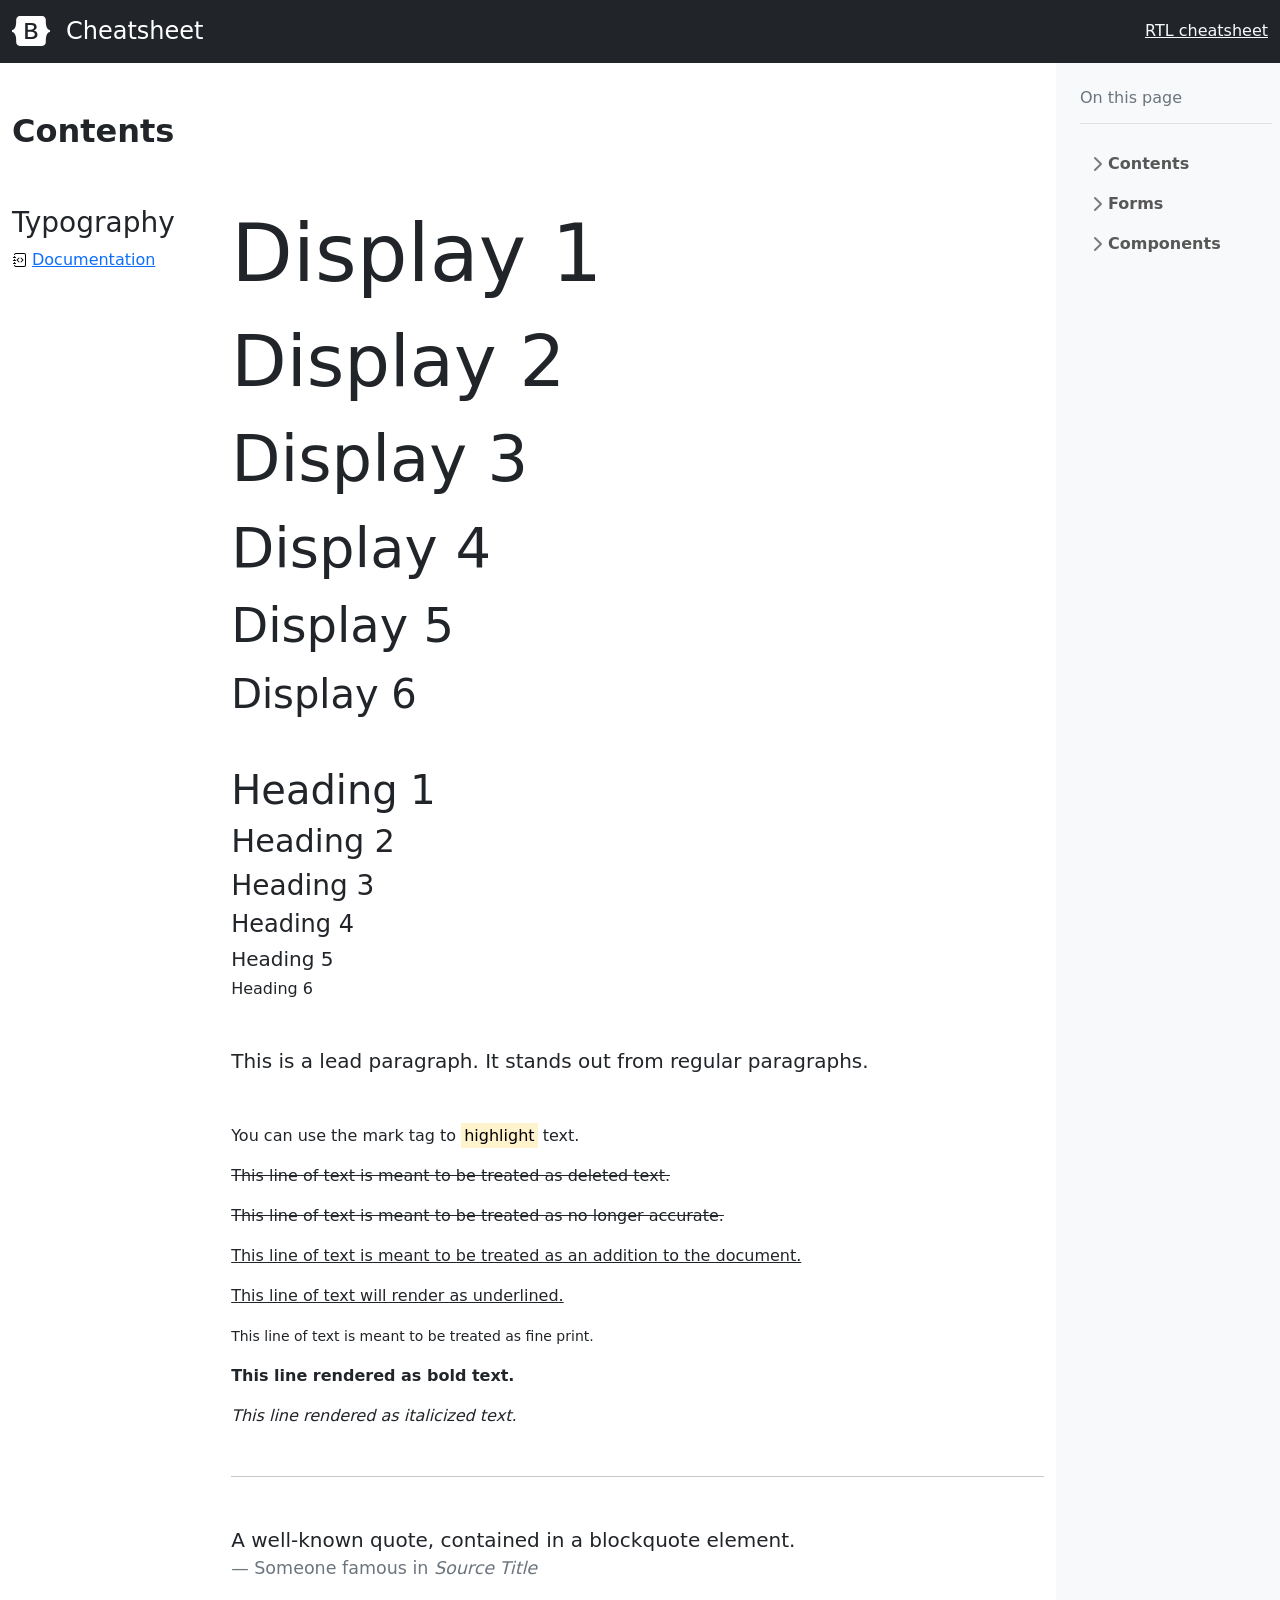
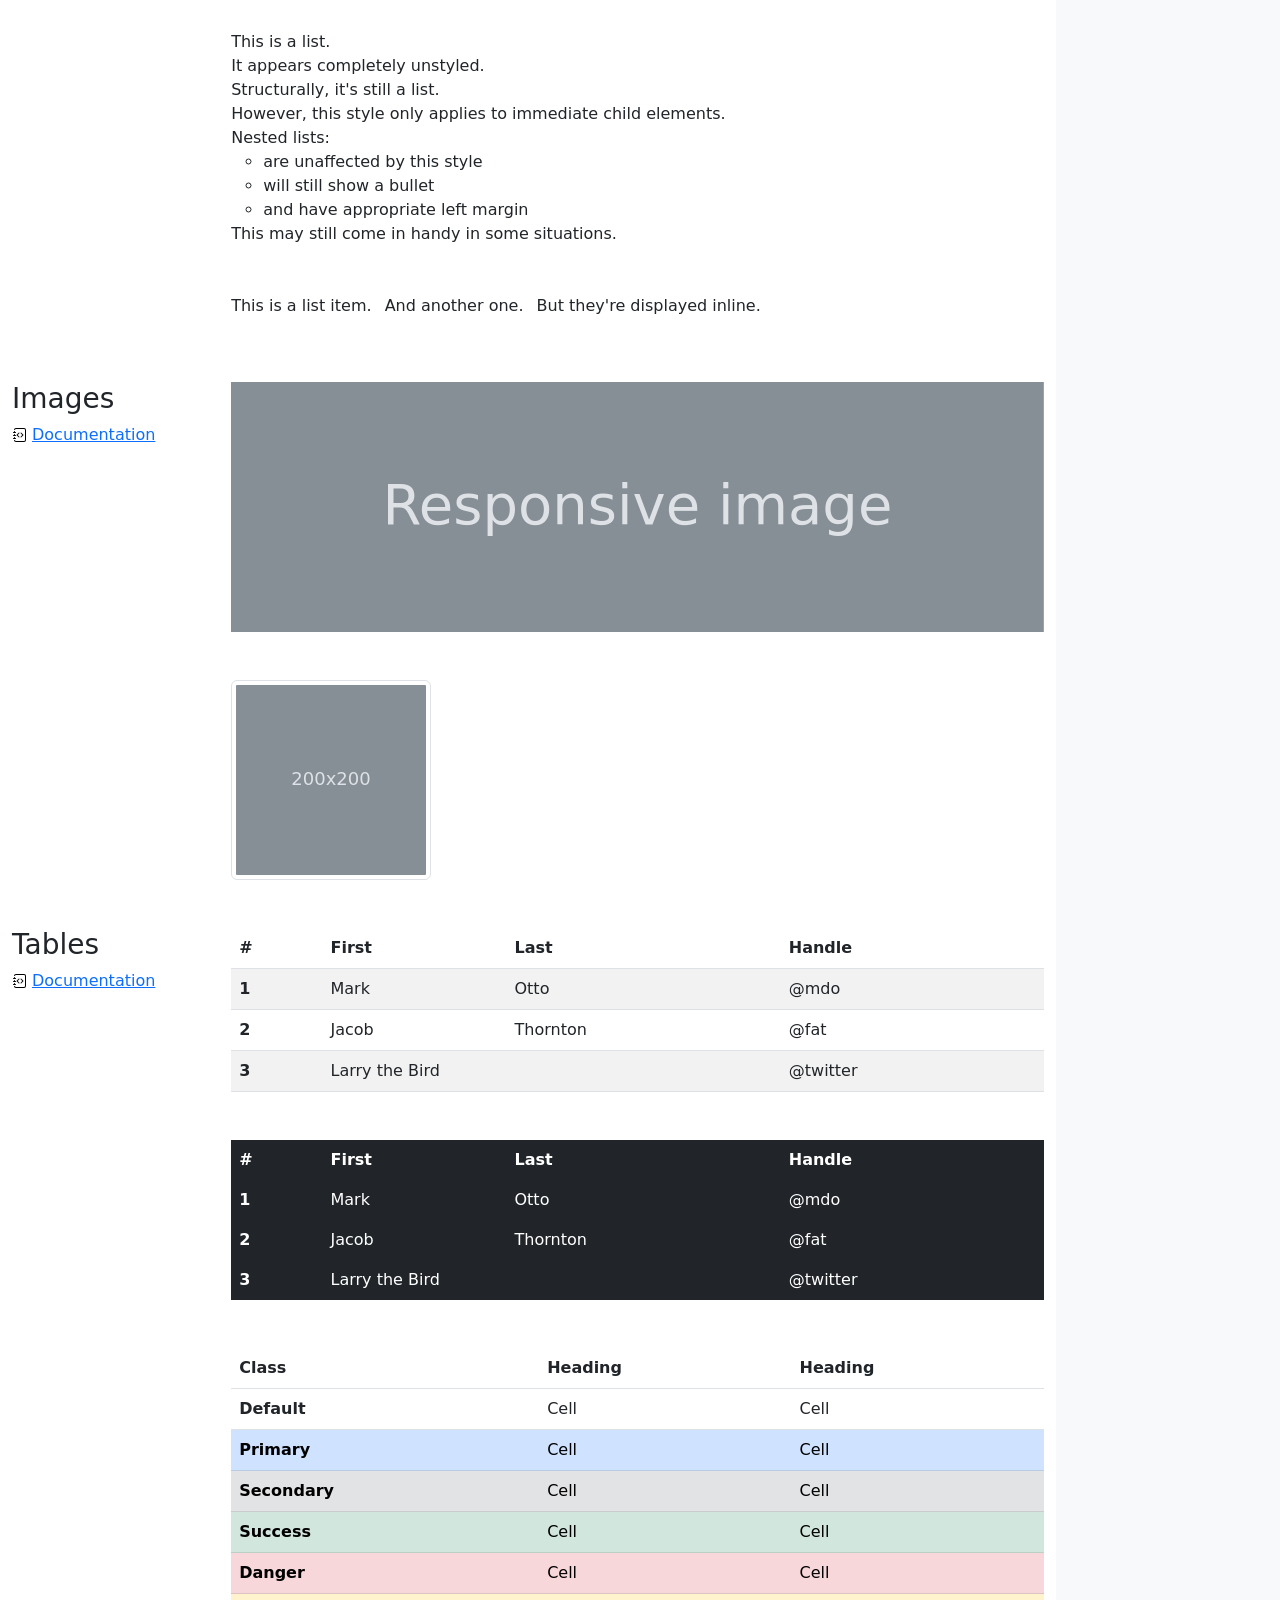
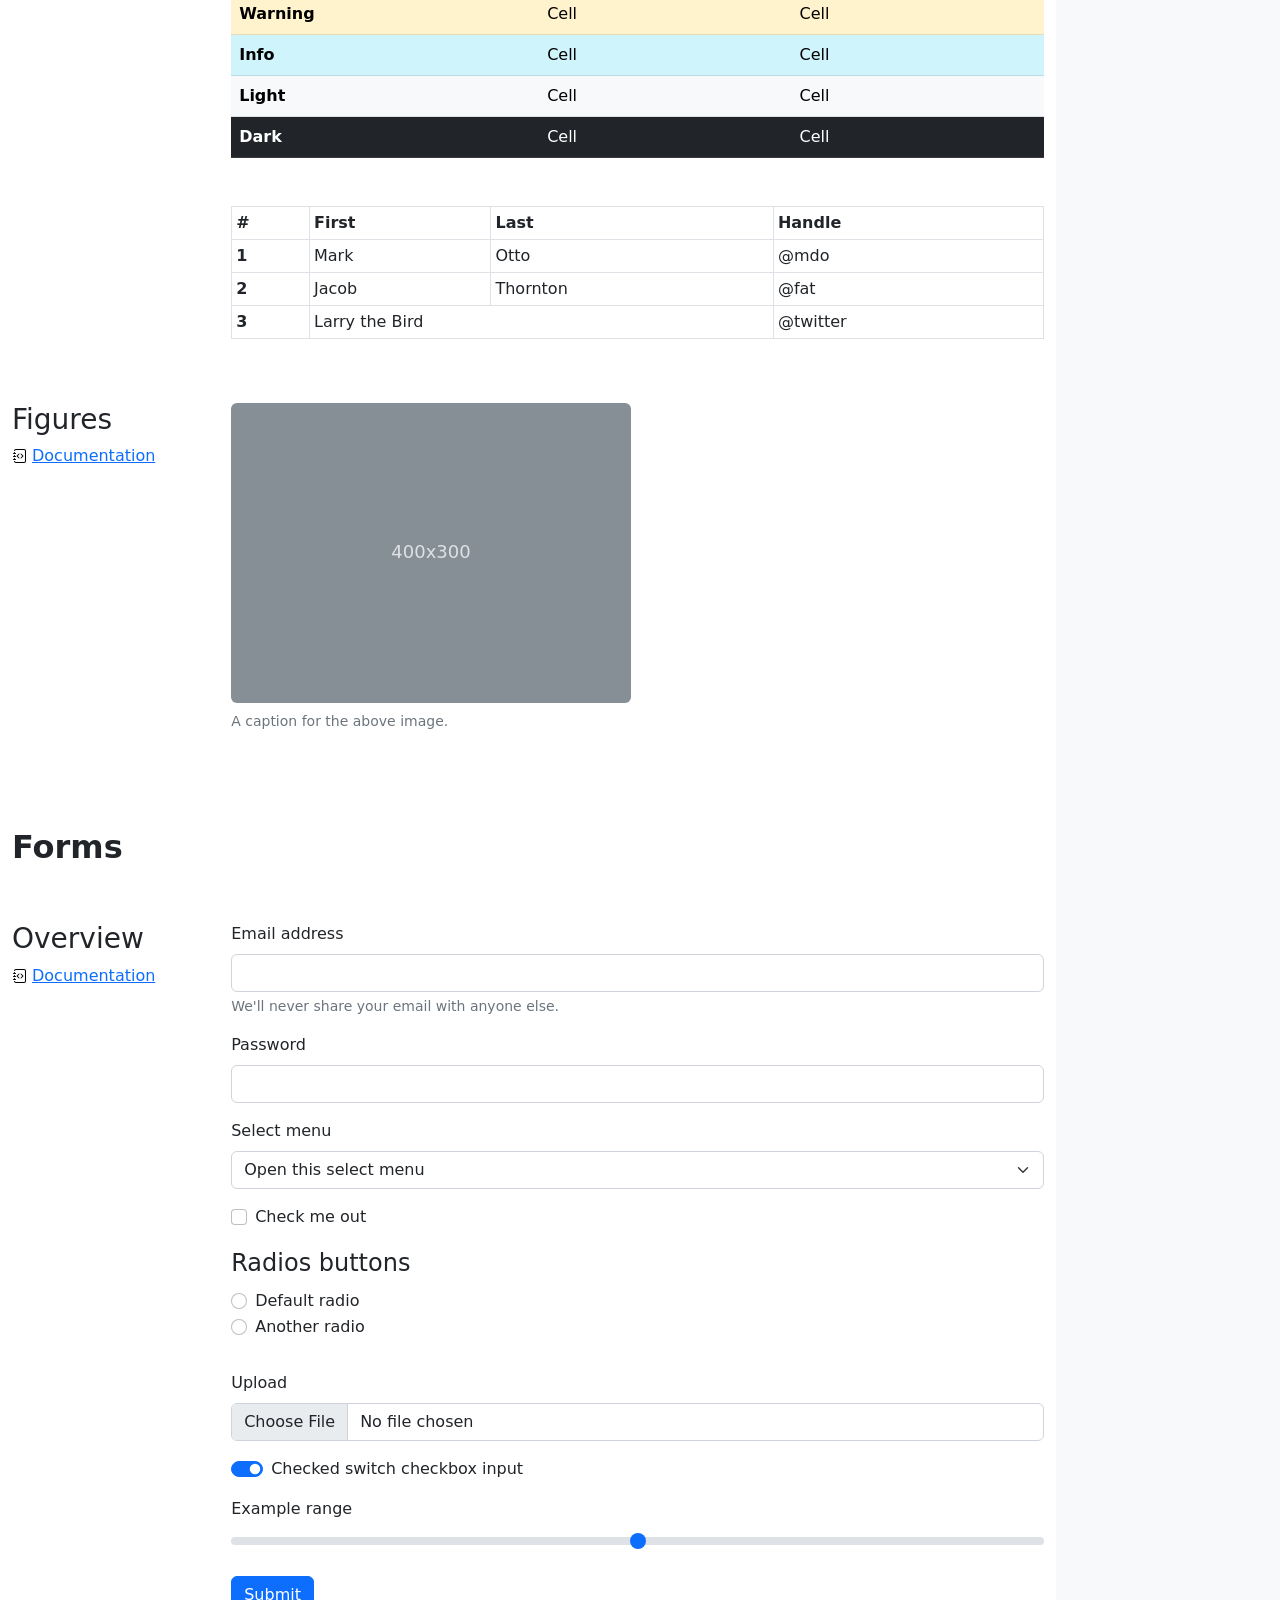
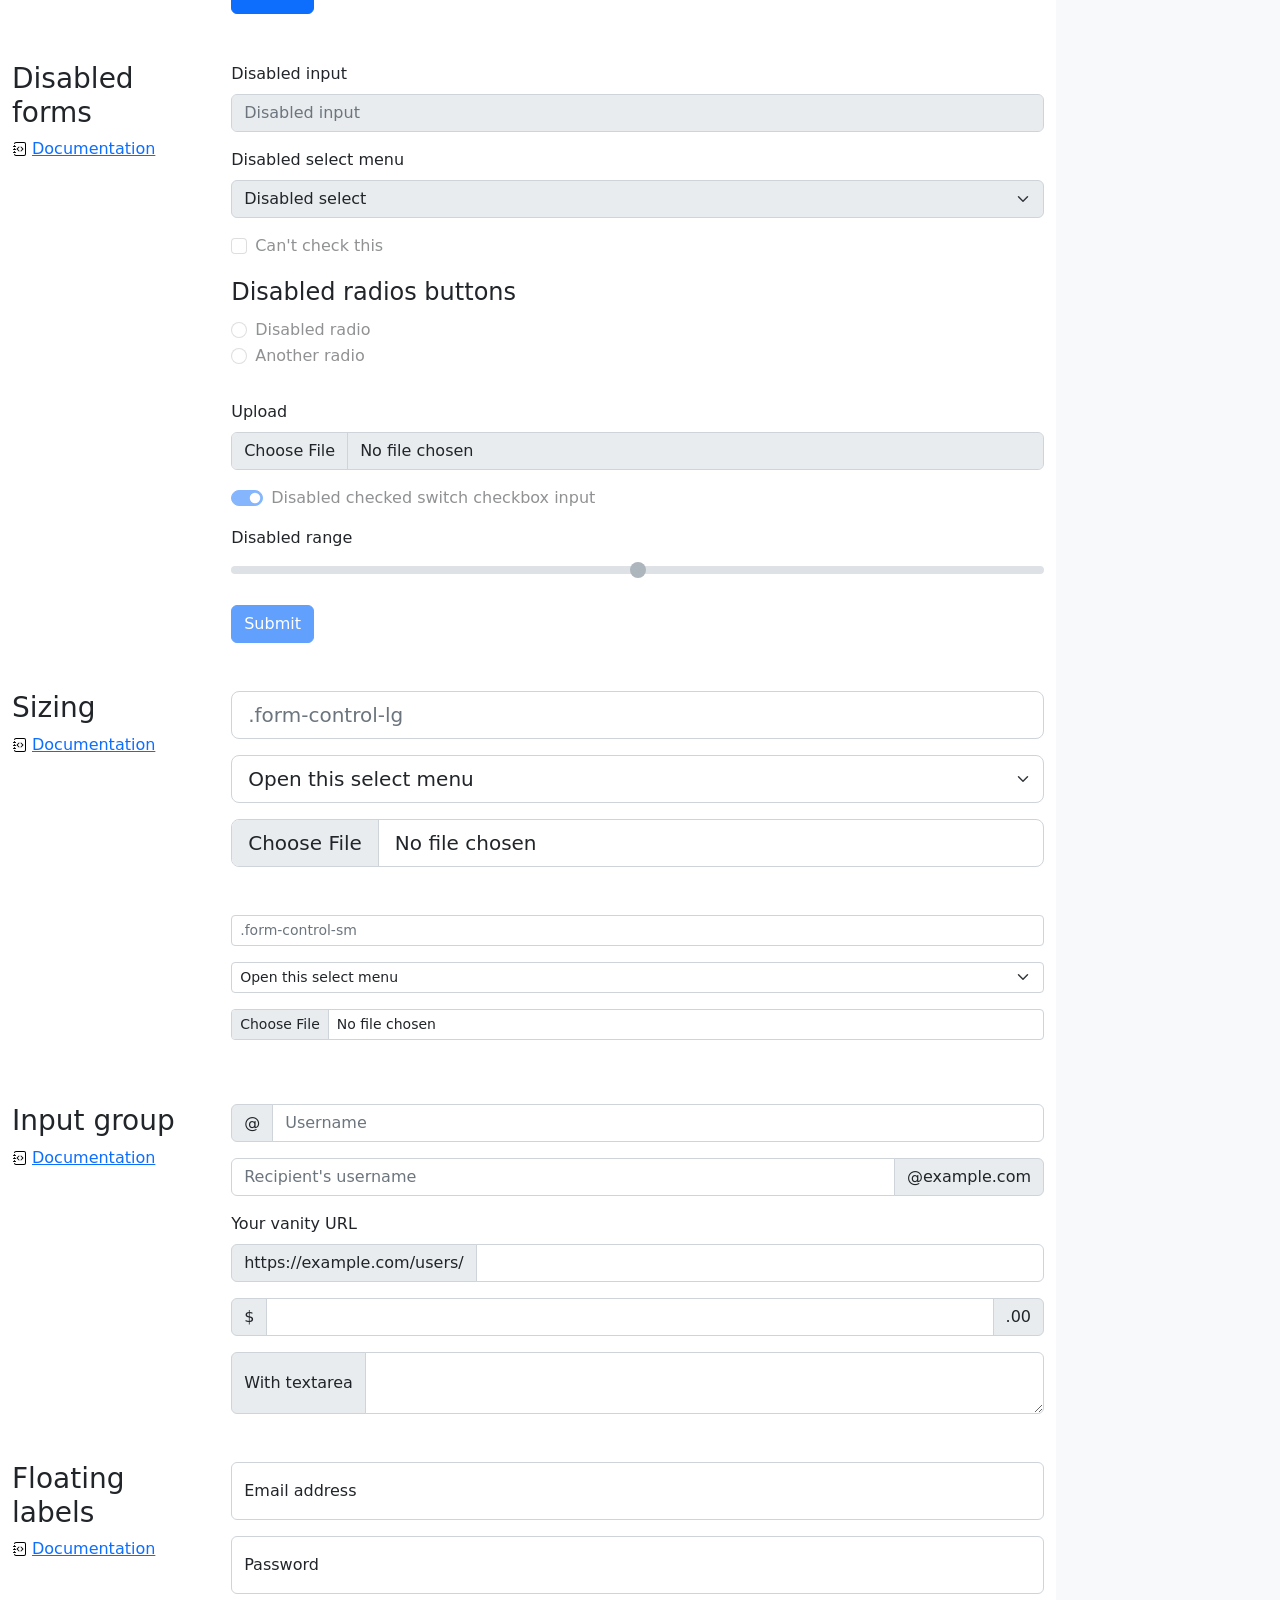
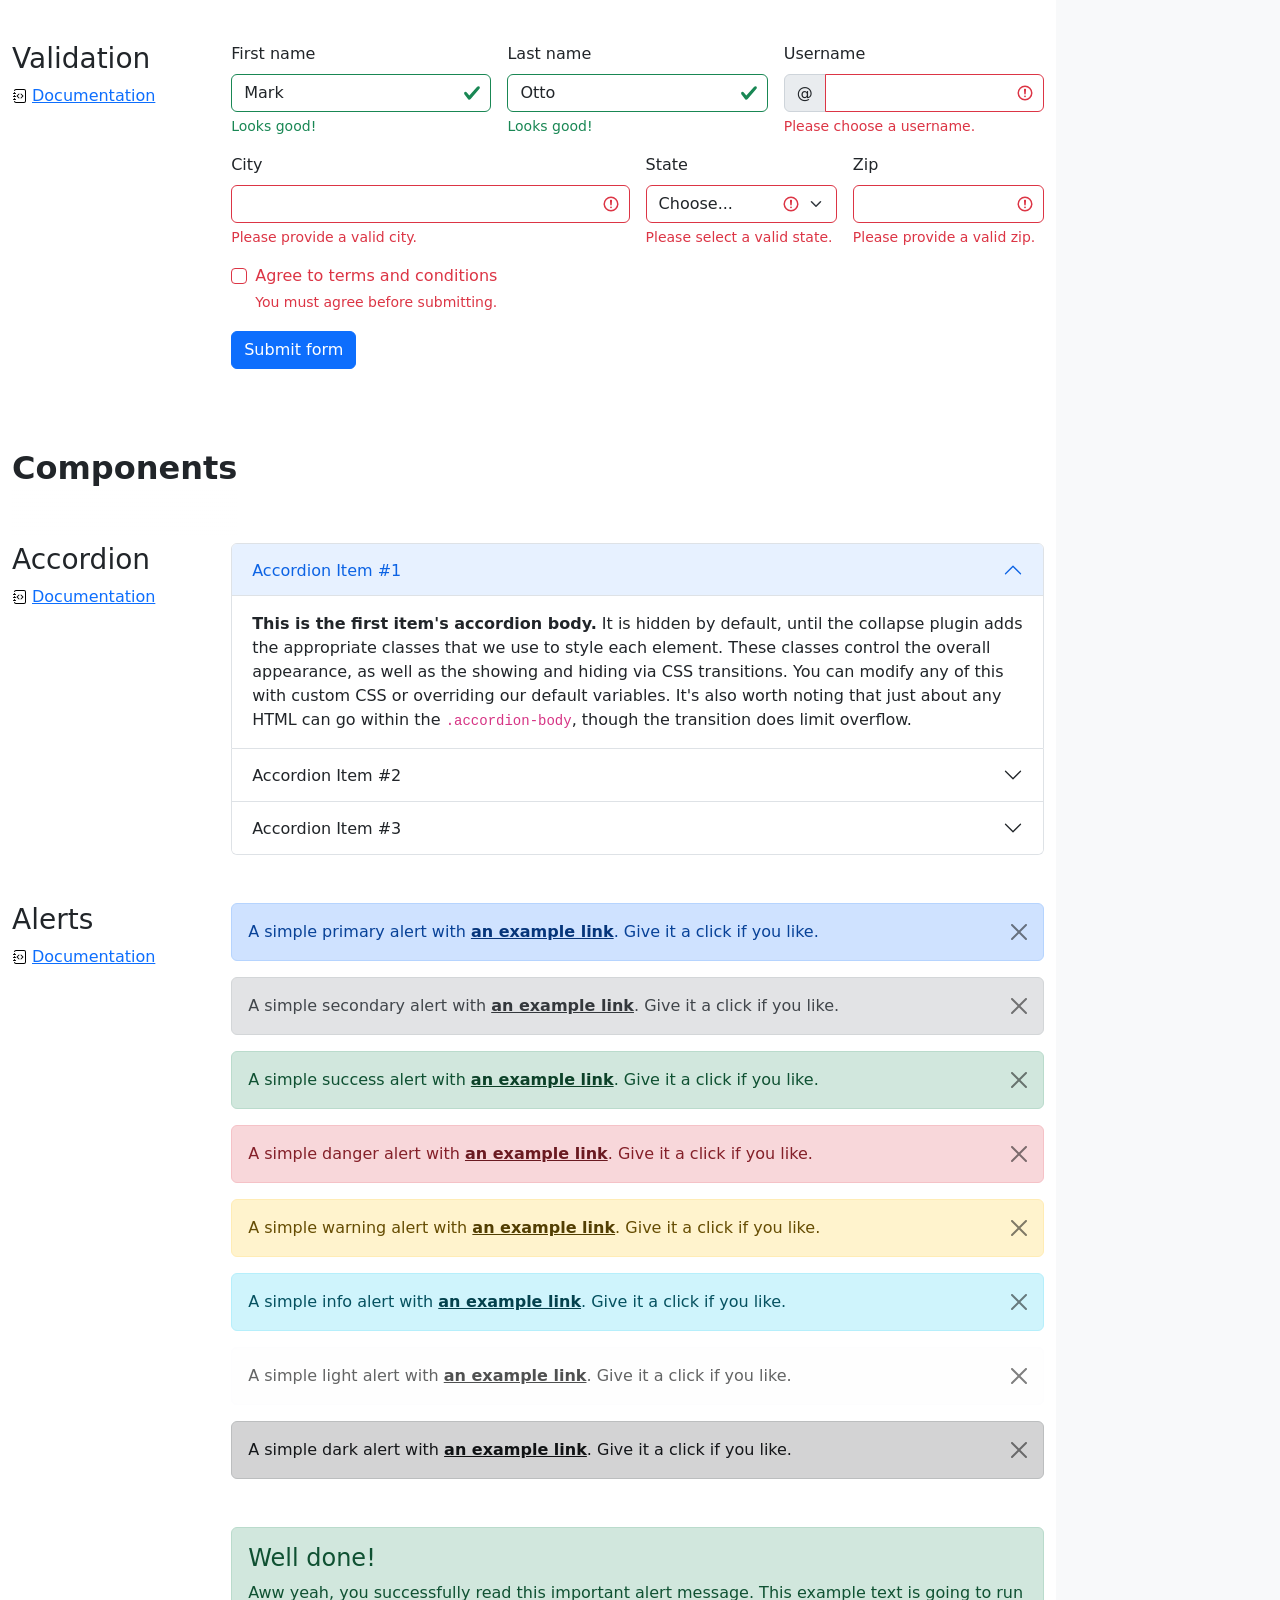
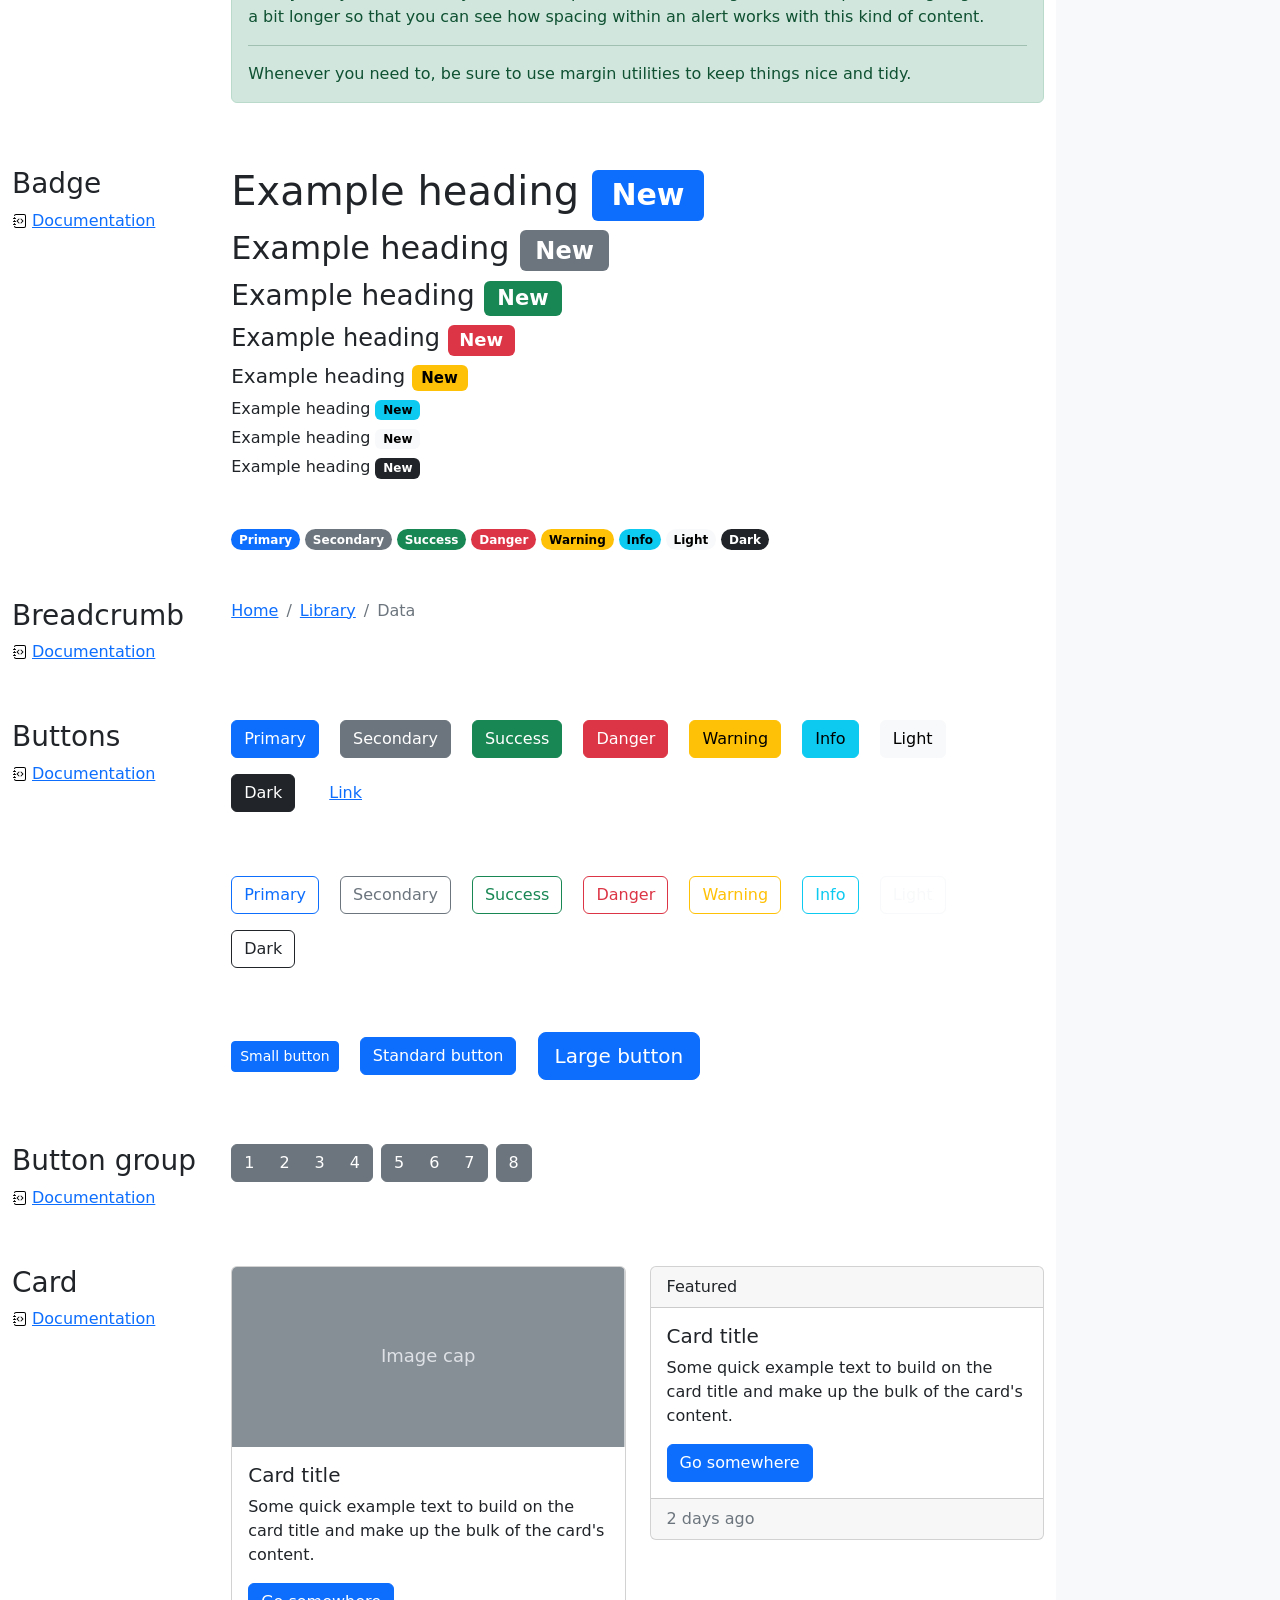
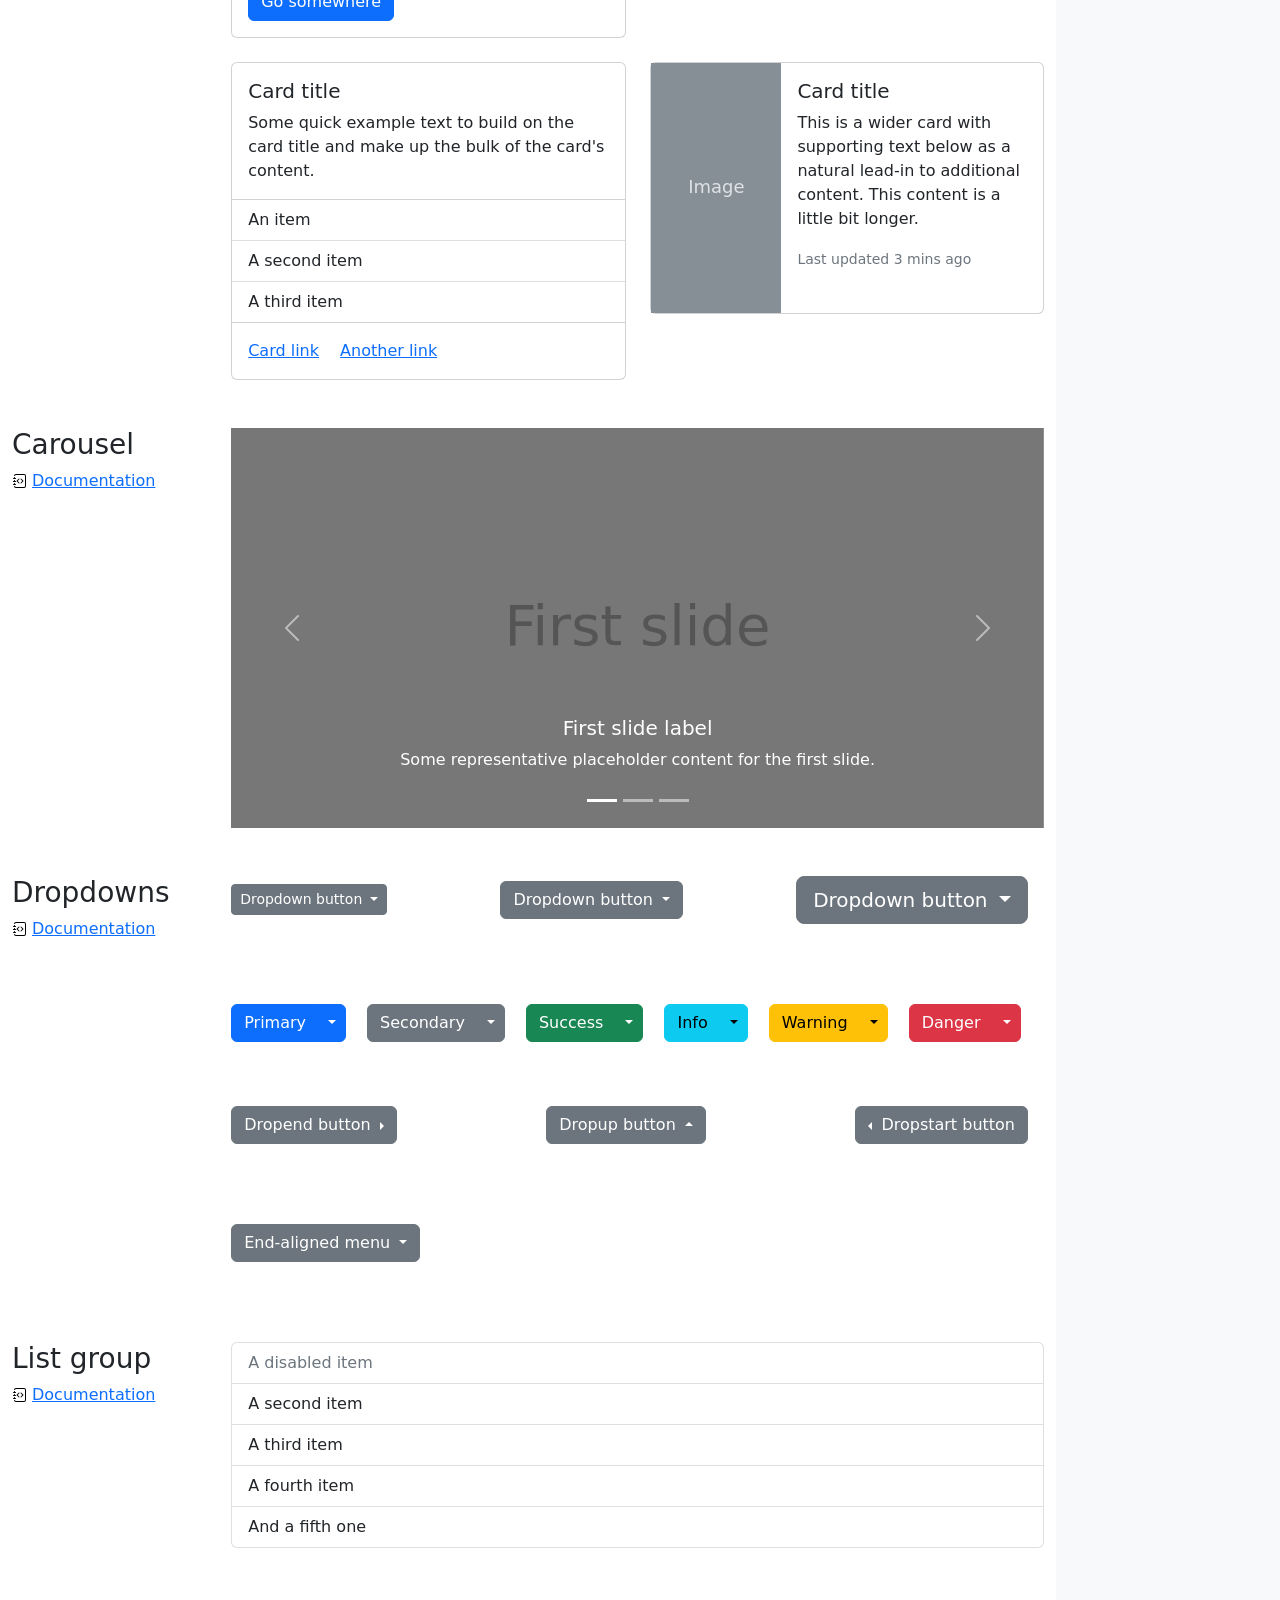
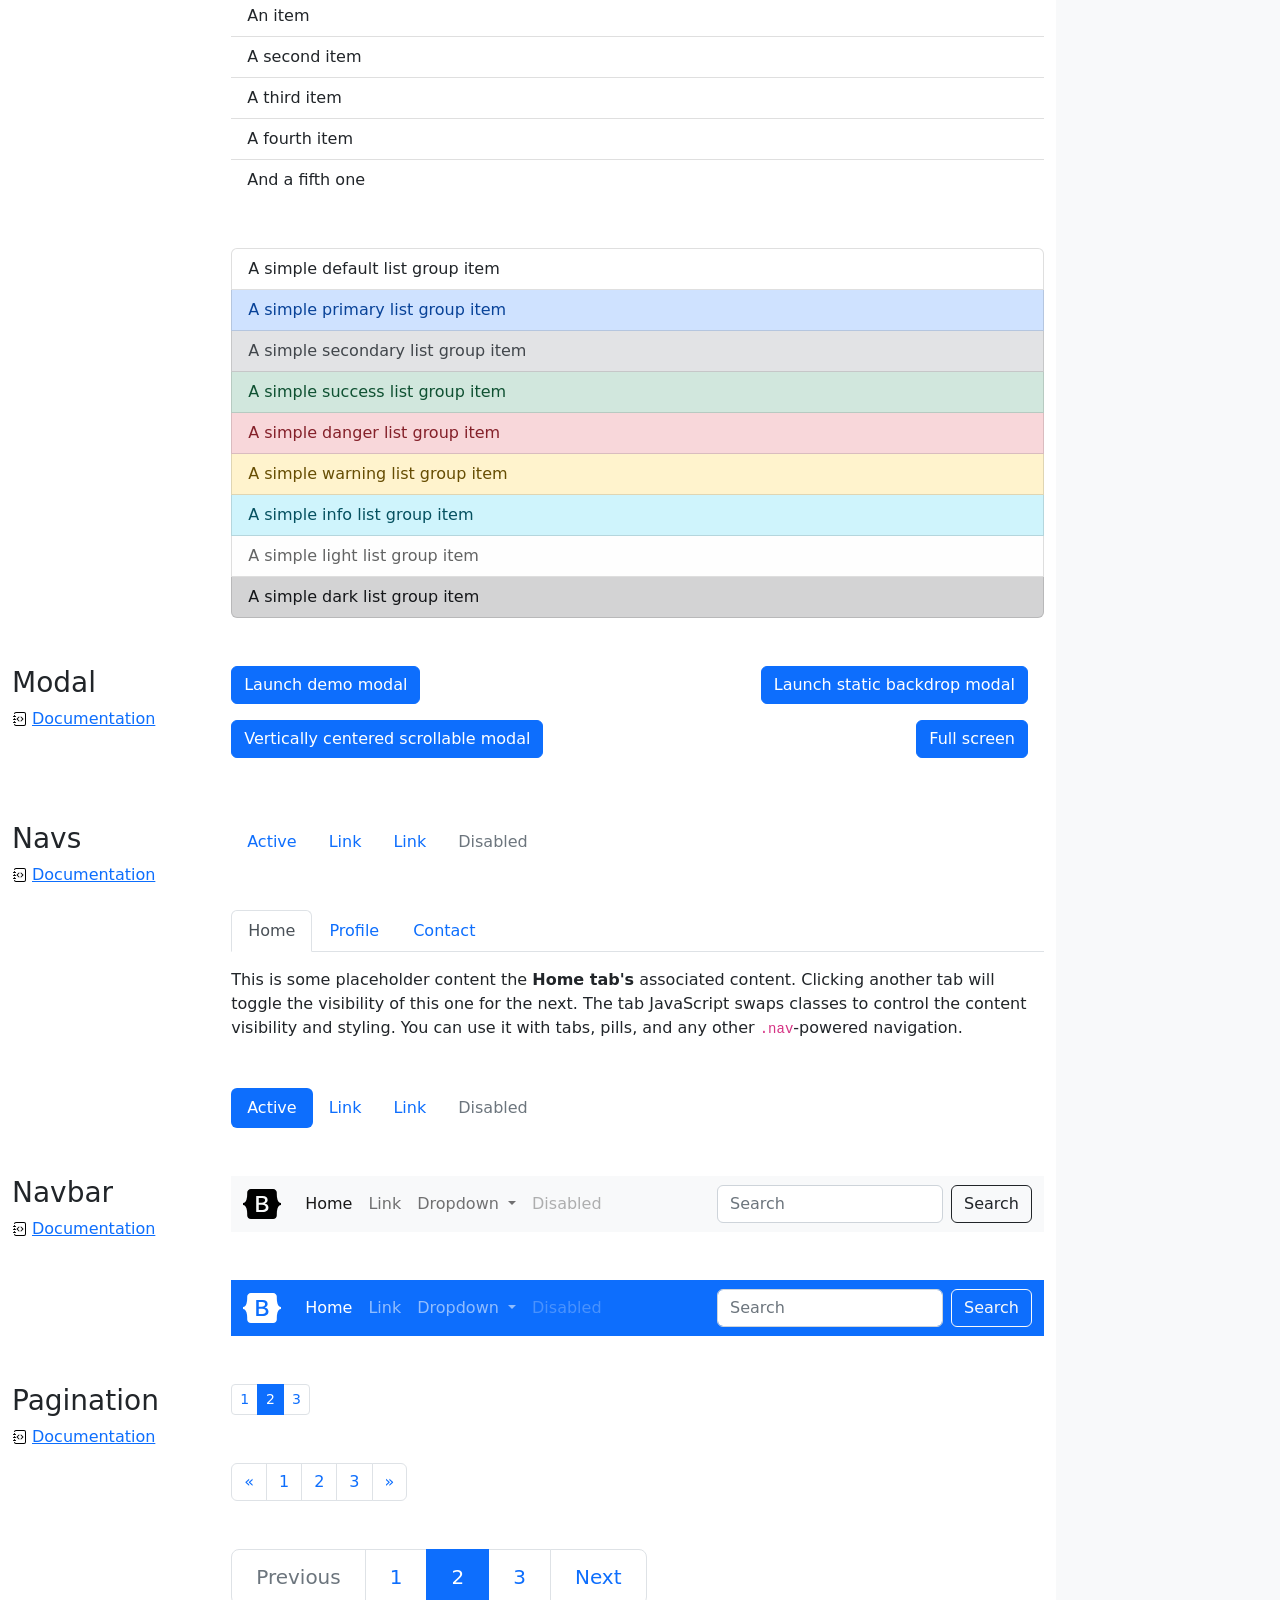
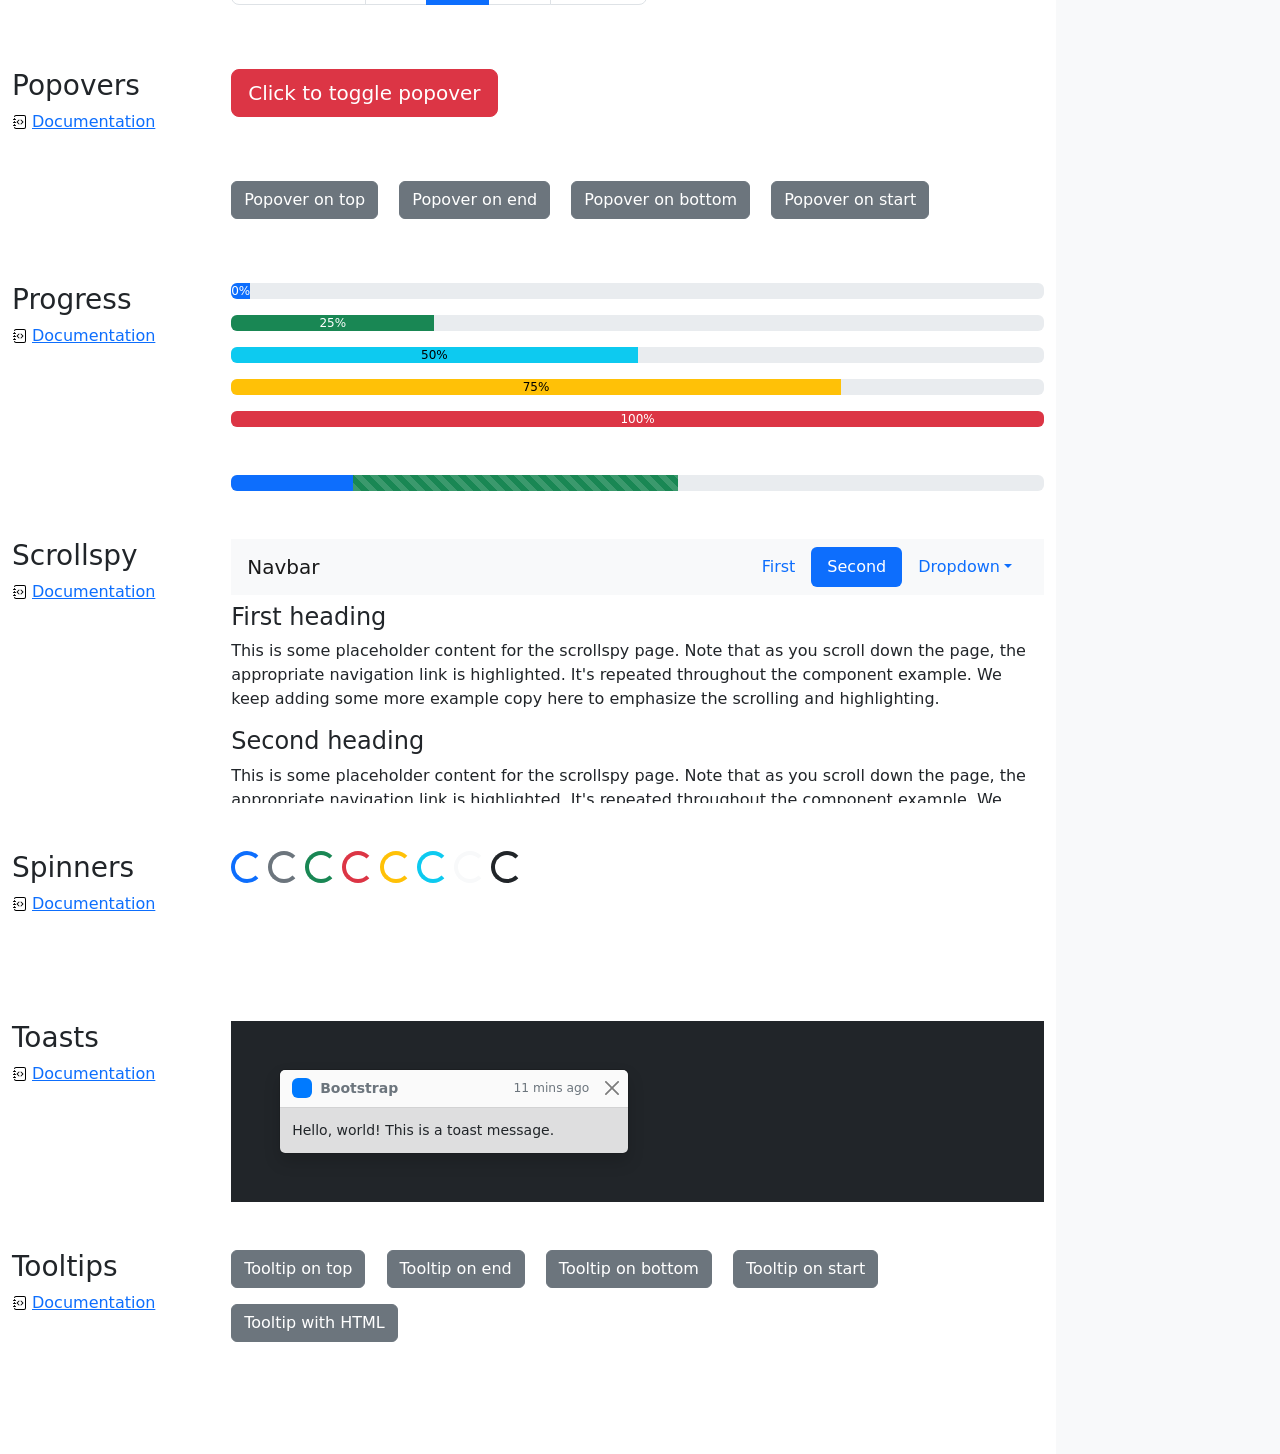
<file: Academy-Cinemas/bootstrap-5.2.3-examples/cheatsheet/index.html>
<!doctype html>
<html lang="en">
  <head>
    <meta charset="utf-8">
    <meta name="viewport" content="width=device-width, initial-scale=1">
    <meta name="description" content="">
    <meta name="author" content="Mark Otto, Jacob Thornton, and Bootstrap contributors">
    <meta name="generator" content="Hugo 0.104.2">
    <title>Cheatsheet · Bootstrap v5.2</title>

    <link rel="canonical" href="https://getbootstrap.com/docs/5.2/examples/cheatsheet/">

    

    

<link href="../assets/dist/css/bootstrap.min.css" rel="stylesheet">

    <style>
      .bd-placeholder-img {
        font-size: 1.125rem;
        text-anchor: middle;
        -webkit-user-select: none;
        -moz-user-select: none;
        user-select: none;
      }

      @media (min-width: 768px) {
        .bd-placeholder-img-lg {
          font-size: 3.5rem;
        }
      }

      .b-example-divider {
        height: 3rem;
        background-color: rgba(0, 0, 0, .1);
        border: solid rgba(0, 0, 0, .15);
        border-width: 1px 0;
        box-shadow: inset 0 .5em 1.5em rgba(0, 0, 0, .1), inset 0 .125em .5em rgba(0, 0, 0, .15);
      }

      .b-example-vr {
        flex-shrink: 0;
        width: 1.5rem;
        height: 100vh;
      }

      .bi {
        vertical-align: -.125em;
        fill: currentColor;
      }

      .nav-scroller {
        position: relative;
        z-index: 2;
        height: 2.75rem;
        overflow-y: hidden;
      }

      .nav-scroller .nav {
        display: flex;
        flex-wrap: nowrap;
        padding-bottom: 1rem;
        margin-top: -1px;
        overflow-x: auto;
        text-align: center;
        white-space: nowrap;
        -webkit-overflow-scrolling: touch;
      }
    </style>

    
    <!-- Custom styles for this template -->
    <link href="cheatsheet.css" rel="stylesheet">
  </head>
  <body class="bg-light">
    
<header class="bd-header bg-dark py-3 d-flex align-items-stretch border-bottom border-dark">
  <div class="container-fluid d-flex align-items-center">
    <h1 class="d-flex align-items-center fs-4 text-white mb-0">
      <img src="../assets/brand/bootstrap-logo-white.svg" width="38" height="30" class="me-3" alt="Bootstrap">
      Cheatsheet
    </h1>
    <a href="../examples/cheatsheet-rtl/" class="ms-auto link-light" hreflang="ar">RTL cheatsheet</a>
  </div>
</header>
<aside class="bd-aside sticky-xl-top text-muted align-self-start mb-3 mb-xl-5 px-2">
  <h2 class="h6 pt-4 pb-3 mb-4 border-bottom">On this page</h2>
  <nav class="small" id="toc">
    <ul class="list-unstyled">
      <li class="my-2">
        <button class="btn d-inline-flex align-items-center collapsed border-0" data-bs-toggle="collapse" aria-expanded="false" data-bs-target="#contents-collapse" aria-controls="contents-collapse">Contents</button>
        <ul class="list-unstyled ps-3 collapse" id="contents-collapse">
          <li><a class="d-inline-flex align-items-center rounded text-decoration-none" href="#typography">Typography</a></li>
          <li><a class="d-inline-flex align-items-center rounded text-decoration-none" href="#images">Images</a></li>
          <li><a class="d-inline-flex align-items-center rounded text-decoration-none" href="#tables">Tables</a></li>
          <li><a class="d-inline-flex align-items-center rounded text-decoration-none" href="#figures">Figures</a></li>
        </ul>
      </li>
      <li class="my-2">
        <button class="btn d-inline-flex align-items-center collapsed border-0" data-bs-toggle="collapse" aria-expanded="false" data-bs-target="#forms-collapse" aria-controls="forms-collapse">Forms</button>
        <ul class="list-unstyled ps-3 collapse" id="forms-collapse">
          <li><a class="d-inline-flex align-items-center rounded text-decoration-none" href="#overview">Overview</a></li>
          <li><a class="d-inline-flex align-items-center rounded text-decoration-none" href="#disabled-forms">Disabled forms</a></li>
          <li><a class="d-inline-flex align-items-center rounded text-decoration-none" href="#sizing">Sizing</a></li>
          <li><a class="d-inline-flex align-items-center rounded text-decoration-none" href="#input-group">Input group</a></li>
          <li><a class="d-inline-flex align-items-center rounded text-decoration-none" href="#floating-labels">Floating labels</a></li>
          <li><a class="d-inline-flex align-items-center rounded text-decoration-none" href="#validation">Validation</a></li>
        </ul>
      </li>
      <li class="my-2">
        <button class="btn d-inline-flex align-items-center collapsed border-0" data-bs-toggle="collapse" aria-expanded="false" data-bs-target="#components-collapse" aria-controls="components-collapse">Components</button>
        <ul class="list-unstyled ps-3 collapse" id="components-collapse">
          <li><a class="d-inline-flex align-items-center rounded text-decoration-none" href="#accordion">Accordion</a></li>
          <li><a class="d-inline-flex align-items-center rounded text-decoration-none" href="#alerts">Alerts</a></li>
          <li><a class="d-inline-flex align-items-center rounded text-decoration-none" href="#badge">Badge</a></li>
          <li><a class="d-inline-flex align-items-center rounded text-decoration-none" href="#breadcrumb">Breadcrumb</a></li>
          <li><a class="d-inline-flex align-items-center rounded text-decoration-none" href="#buttons">Buttons</a></li>
          <li><a class="d-inline-flex align-items-center rounded text-decoration-none" href="#button-group">Button group</a></li>
          <li><a class="d-inline-flex align-items-center rounded text-decoration-none" href="#card">Card</a></li>
          <li><a class="d-inline-flex align-items-center rounded text-decoration-none" href="#carousel">Carousel</a></li>
          <li><a class="d-inline-flex align-items-center rounded text-decoration-none" href="#dropdowns">Dropdowns</a></li>
          <li><a class="d-inline-flex align-items-center rounded text-decoration-none" href="#list-group">List group</a></li>
          <li><a class="d-inline-flex align-items-center rounded text-decoration-none" href="#modal">Modal</a></li>
          <li><a class="d-inline-flex align-items-center rounded text-decoration-none" href="#navs">Navs</a></li>
          <li><a class="d-inline-flex align-items-center rounded text-decoration-none" href="#navbar">Navbar</a></li>
          <li><a class="d-inline-flex align-items-center rounded text-decoration-none" href="#pagination">Pagination</a></li>
          <li><a class="d-inline-flex align-items-center rounded text-decoration-none" href="#popovers">Popovers</a></li>
          <li><a class="d-inline-flex align-items-center rounded text-decoration-none" href="#progress">Progress</a></li>
          <li><a class="d-inline-flex align-items-center rounded text-decoration-none" href="#scrollspy">Scrollspy</a></li>
          <li><a class="d-inline-flex align-items-center rounded text-decoration-none" href="#spinners">Spinners</a></li>
          <li><a class="d-inline-flex align-items-center rounded text-decoration-none" href="#toasts">Toasts</a></li>
          <li><a class="d-inline-flex align-items-center rounded text-decoration-none" href="#tooltips">Tooltips</a></li>
        </ul>
      </li>
    </ul>
  </nav>
</aside>
<div class="bd-cheatsheet container-fluid bg-body">
  <section id="content">
    <h2 class="sticky-xl-top fw-bold pt-3 pt-xl-5 pb-2 pb-xl-3">Contents</h2>

    <article class="my-3" id="typography">
      <div class="bd-heading sticky-xl-top align-self-start mt-5 mb-3 mt-xl-0 mb-xl-2">
        <h3>Typography</h3>
        <a class="d-flex align-items-center" href="../content/typography/">Documentation</a>
      </div>

      <div>
        <div class="bd-example-snippet bd-code-snippet"><div class="bd-example">
        <p class="display-1">Display 1</p>
        <p class="display-2">Display 2</p>
        <p class="display-3">Display 3</p>
        <p class="display-4">Display 4</p>
        <p class="display-5">Display 5</p>
        <p class="display-6">Display 6</p>
        </div></div>


        <div class="bd-example-snippet bd-code-snippet"><div class="bd-example">
        <p class="h1">Heading 1</p>
        <p class="h2">Heading 2</p>
        <p class="h3">Heading 3</p>
        <p class="h4">Heading 4</p>
        <p class="h5">Heading 5</p>
        <p class="h6">Heading 6</p>
        </div></div>


        <div class="bd-example-snippet bd-code-snippet"><div class="bd-example">
        <p class="lead">
          This is a lead paragraph. It stands out from regular paragraphs.
        </p>
        </div></div>


        <div class="bd-example-snippet bd-code-snippet"><div class="bd-example">
        <p>You can use the mark tag to <mark>highlight</mark> text.</p>
        <p><del>This line of text is meant to be treated as deleted text.</del></p>
        <p><s>This line of text is meant to be treated as no longer accurate.</s></p>
        <p><ins>This line of text is meant to be treated as an addition to the document.</ins></p>
        <p><u>This line of text will render as underlined.</u></p>
        <p><small>This line of text is meant to be treated as fine print.</small></p>
        <p><strong>This line rendered as bold text.</strong></p>
        <p><em>This line rendered as italicized text.</em></p>
        </div></div>


        <div class="bd-example-snippet bd-code-snippet"><div class="bd-example">
        <hr>
        </div></div>


        <div class="bd-example-snippet bd-code-snippet"><div class="bd-example">
        <blockquote class="blockquote">
          <p>A well-known quote, contained in a blockquote element.</p>
          <footer class="blockquote-footer">Someone famous in <cite title="Source Title">Source Title</cite></footer>
        </blockquote>
        </div></div>


        <div class="bd-example-snippet bd-code-snippet"><div class="bd-example">
        <ul class="list-unstyled">
          <li>This is a list.</li>
          <li>It appears completely unstyled.</li>
          <li>Structurally, it's still a list.</li>
          <li>However, this style only applies to immediate child elements.</li>
          <li>Nested lists:
            <ul>
              <li>are unaffected by this style</li>
              <li>will still show a bullet</li>
              <li>and have appropriate left margin</li>
            </ul>
          </li>
          <li>This may still come in handy in some situations.</li>
        </ul>
        </div></div>


        <div class="bd-example-snippet bd-code-snippet"><div class="bd-example">
        <ul class="list-inline">
          <li class="list-inline-item">This is a list item.</li>
          <li class="list-inline-item">And another one.</li>
          <li class="list-inline-item">But they're displayed inline.</li>
        </ul>
        </div></div>

      </div>
    </article>
    <article class="my-3" id="images">
      <div class="bd-heading sticky-xl-top align-self-start mt-5 mb-3 mt-xl-0 mb-xl-2">
        <h3>Images</h3>
        <a class="d-flex align-items-center" href="../content/images/">Documentation</a>
      </div>

      <div>
        <div class="bd-example-snippet bd-code-snippet"><div class="bd-example">
        <svg class="bd-placeholder-img bd-placeholder-img-lg img-fluid" width="100%" height="250" xmlns="http://www.w3.org/2000/svg" role="img" aria-label="Placeholder: Responsive image" preserveAspectRatio="xMidYMid slice" focusable="false"><title>Placeholder</title><rect width="100%" height="100%" fill="#868e96"/><text x="50%" y="50%" fill="#dee2e6" dy=".3em">Responsive image</text></svg>

        </div></div>


        <div class="bd-example-snippet bd-code-snippet"><div class="bd-example">
        <svg class="bd-placeholder-img img-thumbnail" width="200" height="200" xmlns="http://www.w3.org/2000/svg" role="img" aria-label="A generic square placeholder image with a white border around it, making it resemble a photograph taken with an old instant camera: 200x200" preserveAspectRatio="xMidYMid slice" focusable="false"><title>A generic square placeholder image with a white border around it, making it resemble a photograph taken with an old instant camera</title><rect width="100%" height="100%" fill="#868e96"/><text x="50%" y="50%" fill="#dee2e6" dy=".3em">200x200</text></svg>

        </div></div>

      </div>
    </article>
    <article class="my-3" id="tables">
      <div class="bd-heading sticky-xl-top align-self-start mt-5 mb-3 mt-xl-0 mb-xl-2">
        <h3>Tables</h3>
        <a class="d-flex align-items-center" href="../content/tables/">Documentation</a>
      </div>

      <div>
        <div class="bd-example-snippet bd-code-snippet"><div class="bd-example">
        <table class="table table-striped">
          <thead>
          <tr>
            <th scope="col">#</th>
            <th scope="col">First</th>
            <th scope="col">Last</th>
            <th scope="col">Handle</th>
          </tr>
          </thead>
          <tbody>
          <tr>
            <th scope="row">1</th>
            <td>Mark</td>
            <td>Otto</td>
            <td>@mdo</td>
          </tr>
          <tr>
            <th scope="row">2</th>
            <td>Jacob</td>
            <td>Thornton</td>
            <td>@fat</td>
          </tr>
          <tr>
            <th scope="row">3</th>
            <td colspan="2">Larry the Bird</td>
            <td>@twitter</td>
          </tr>
          </tbody>
        </table>
        </div></div>


        <div class="bd-example-snippet bd-code-snippet"><div class="bd-example">
        <table class="table table-dark table-borderless">
          <thead>
          <tr>
            <th scope="col">#</th>
            <th scope="col">First</th>
            <th scope="col">Last</th>
            <th scope="col">Handle</th>
          </tr>
          </thead>
          <tbody>
          <tr>
            <th scope="row">1</th>
            <td>Mark</td>
            <td>Otto</td>
            <td>@mdo</td>
          </tr>
          <tr>
            <th scope="row">2</th>
            <td>Jacob</td>
            <td>Thornton</td>
            <td>@fat</td>
          </tr>
          <tr>
            <th scope="row">3</th>
            <td colspan="2">Larry the Bird</td>
            <td>@twitter</td>
          </tr>
          </tbody>
        </table>
        </div></div>


        <div class="bd-example-snippet bd-code-snippet"><div class="bd-example">
        <table class="table table-hover">
          <thead>
          <tr>
            <th scope="col">Class</th>
            <th scope="col">Heading</th>
            <th scope="col">Heading</th>
          </tr>
          </thead>
          <tbody>
          <tr>
            <th scope="row">Default</th>
            <td>Cell</td>
            <td>Cell</td>
          </tr>
          
          <tr class="table-primary">
            <th scope="row">Primary</th>
            <td>Cell</td>
            <td>Cell</td>
          </tr>
          <tr class="table-secondary">
            <th scope="row">Secondary</th>
            <td>Cell</td>
            <td>Cell</td>
          </tr>
          <tr class="table-success">
            <th scope="row">Success</th>
            <td>Cell</td>
            <td>Cell</td>
          </tr>
          <tr class="table-danger">
            <th scope="row">Danger</th>
            <td>Cell</td>
            <td>Cell</td>
          </tr>
          <tr class="table-warning">
            <th scope="row">Warning</th>
            <td>Cell</td>
            <td>Cell</td>
          </tr>
          <tr class="table-info">
            <th scope="row">Info</th>
            <td>Cell</td>
            <td>Cell</td>
          </tr>
          <tr class="table-light">
            <th scope="row">Light</th>
            <td>Cell</td>
            <td>Cell</td>
          </tr>
          <tr class="table-dark">
            <th scope="row">Dark</th>
            <td>Cell</td>
            <td>Cell</td>
          </tr>
          </tbody>
        </table>
        </div></div>


        <div class="bd-example-snippet bd-code-snippet"><div class="bd-example">
        <table class="table table-sm table-bordered">
          <thead>
          <tr>
            <th scope="col">#</th>
            <th scope="col">First</th>
            <th scope="col">Last</th>
            <th scope="col">Handle</th>
          </tr>
          </thead>
          <tbody>
          <tr>
            <th scope="row">1</th>
            <td>Mark</td>
            <td>Otto</td>
            <td>@mdo</td>
          </tr>
          <tr>
            <th scope="row">2</th>
            <td>Jacob</td>
            <td>Thornton</td>
            <td>@fat</td>
          </tr>
          <tr>
            <th scope="row">3</th>
            <td colspan="2">Larry the Bird</td>
            <td>@twitter</td>
          </tr>
          </tbody>
        </table>
        </div></div>

      </div>
    </article>
    <article class="my-3" id="figures">
      <div class="bd-heading sticky-xl-top align-self-start mt-5 mb-3 mt-xl-0 mb-xl-2">
        <h3>Figures</h3>
        <a class="d-flex align-items-center" href="../content/figures/">Documentation</a>
      </div>

      <div>
        <div class="bd-example-snippet bd-code-snippet"><div class="bd-example">
        <figure class="figure">
          <svg class="bd-placeholder-img figure-img img-fluid rounded" width="400" height="300" xmlns="http://www.w3.org/2000/svg" role="img" aria-label="Placeholder: 400x300" preserveAspectRatio="xMidYMid slice" focusable="false"><title>Placeholder</title><rect width="100%" height="100%" fill="#868e96"/><text x="50%" y="50%" fill="#dee2e6" dy=".3em">400x300</text></svg>

          <figcaption class="figure-caption">A caption for the above image.</figcaption>
        </figure>
        </div></div>

      </div>
    </article>
  </section>

  <section id="forms">
    <h2 class="sticky-xl-top fw-bold pt-3 pt-xl-5 pb-2 pb-xl-3">Forms</h2>

    <article class="my-3" id="overview">
      <div class="bd-heading sticky-xl-top align-self-start mt-5 mb-3 mt-xl-0 mb-xl-2">
        <h3>Overview</h3>
        <a class="d-flex align-items-center" href="../forms/overview/">Documentation</a>
      </div>

      <div>
        <div class="bd-example-snippet bd-code-snippet"><div class="bd-example">
        <form>
          <div class="mb-3">
            <label for="exampleInputEmail1" class="form-label">Email address</label>
            <input type="email" class="form-control" id="exampleInputEmail1" aria-describedby="emailHelp">
            <div id="emailHelp" class="form-text">We'll never share your email with anyone else.</div>
          </div>
          <div class="mb-3">
            <label for="exampleInputPassword1" class="form-label">Password</label>
            <input type="password" class="form-control" id="exampleInputPassword1">
          </div>
          <div class="mb-3">
            <label for="exampleSelect" class="form-label">Select menu</label>
            <select class="form-select" id="exampleSelect">
              <option selected>Open this select menu</option>
              <option value="1">One</option>
              <option value="2">Two</option>
              <option value="3">Three</option>
            </select>
          </div>
          <div class="mb-3 form-check">
            <input type="checkbox" class="form-check-input" id="exampleCheck1">
            <label class="form-check-label" for="exampleCheck1">Check me out</label>
          </div>
          <fieldset class="mb-3">
            <legend>Radios buttons</legend>
            <div class="form-check">
              <input type="radio" name="radios" class="form-check-input" id="exampleRadio1">
              <label class="form-check-label" for="exampleRadio1">Default radio</label>
            </div>
            <div class="mb-3 form-check">
              <input type="radio" name="radios" class="form-check-input" id="exampleRadio2">
              <label class="form-check-label" for="exampleRadio2">Another radio</label>
            </div>
          </fieldset>
          <div class="mb-3">
            <label class="form-label" for="customFile">Upload</label>
            <input type="file" class="form-control" id="customFile">
          </div>
          <div class="mb-3 form-check form-switch">
            <input class="form-check-input" type="checkbox" role="switch" id="flexSwitchCheckChecked" checked>
            <label class="form-check-label" for="flexSwitchCheckChecked">Checked switch checkbox input</label>
          </div>
          <div class="mb-3">
            <label for="customRange3" class="form-label">Example range</label>
            <input type="range" class="form-range" min="0" max="5" step="0.5" id="customRange3">
          </div>
          <button type="submit" class="btn btn-primary">Submit</button>
        </form>
        </div></div>

      </div>
    </article>
    <article class="my-3" id="disabled-forms">
      <div class="bd-heading sticky-xl-top align-self-start mt-5 mb-3 mt-xl-0 mb-xl-2">
        <h3>Disabled forms</h3>
        <a class="d-flex align-items-center" href="../forms/overview/#disabled-forms">Documentation</a>
      </div>

      <div>
        <div class="bd-example-snippet bd-code-snippet"><div class="bd-example">
        <form>
          <fieldset disabled aria-label="Disabled fieldset example">
            <div class="mb-3">
              <label for="disabledTextInput" class="form-label">Disabled input</label>
              <input type="text" id="disabledTextInput" class="form-control" placeholder="Disabled input">
            </div>
            <div class="mb-3">
              <label for="disabledSelect" class="form-label">Disabled select menu</label>
              <select id="disabledSelect" class="form-select">
                <option>Disabled select</option>
              </select>
            </div>
            <div class="mb-3">
              <div class="form-check">
                <input class="form-check-input" type="checkbox" id="disabledFieldsetCheck" disabled>
                <label class="form-check-label" for="disabledFieldsetCheck">
                  Can't check this
                </label>
              </div>
            </div>
            <fieldset class="mb-3">
              <legend>Disabled radios buttons</legend>
              <div class="form-check">
                <input type="radio" name="radios" class="form-check-input" id="disabledRadio1" disabled>
                <label class="form-check-label" for="disabledRadio1">Disabled radio</label>
              </div>
              <div class="mb-3 form-check">
                <input type="radio" name="radios" class="form-check-input" id="disabledRadio2" disabled>
                <label class="form-check-label" for="disabledRadio2">Another radio</label>
              </div>
            </fieldset>
            <div class="mb-3">
              <label class="form-label" for="disabledCustomFile">Upload</label>
              <input type="file" class="form-control" id="disabledCustomFile" disabled>
            </div>
            <div class="mb-3 form-check form-switch">
              <input class="form-check-input" type="checkbox" role="switch" id="disabledSwitchCheckChecked" checked disabled>
              <label class="form-check-label" for="disabledSwitchCheckChecked">Disabled checked switch checkbox input</label>
            </div>
            <div class="mb-3">
              <label for="disabledRange" class="form-label">Disabled range</label>
              <input type="range" class="form-range" min="0" max="5" step="0.5" id="disabledRange">
            </div>
            <button type="submit" class="btn btn-primary">Submit</button>
          </fieldset>
        </form>
        </div></div>

      </div>
    </article>
    <article class="my-3" id="sizing">
      <div class="bd-heading sticky-xl-top align-self-start mt-5 mb-3 mt-xl-0 mb-xl-2">
        <h3>Sizing</h3>
        <a class="d-flex align-items-center" href="../forms/form-control/#sizing">Documentation</a>
      </div>

      <div>
        <div class="bd-example-snippet bd-code-snippet"><div class="bd-example">
        <div class="mb-3">
          <input class="form-control form-control-lg" type="text" placeholder=".form-control-lg" aria-label=".form-control-lg example">
        </div>
        <div class="mb-3">
          <select class="form-select form-select-lg" aria-label=".form-select-lg example">
            <option selected>Open this select menu</option>
            <option value="1">One</option>
            <option value="2">Two</option>
            <option value="3">Three</option>
          </select>
        </div>
        <div class="mb-3">
          <input type="file" class="form-control form-control-lg" aria-label="Large file input example">
        </div>
        </div></div>


        <div class="bd-example-snippet bd-code-snippet"><div class="bd-example">
        <div class="mb-3">
          <input class="form-control form-control-sm" type="text" placeholder=".form-control-sm" aria-label=".form-control-sm example">
        </div>
        <div class="mb-3">
          <select class="form-select form-select-sm" aria-label=".form-select-sm example">
            <option selected>Open this select menu</option>
            <option value="1">One</option>
            <option value="2">Two</option>
            <option value="3">Three</option>
          </select>
        </div>
        <div class="mb-3">
          <input type="file" class="form-control form-control-sm" aria-label="Small file input example">
        </div>
        </div></div>

      </div>
    </article>
    <article class="my-3" id="input-group">
      <div class="bd-heading sticky-xl-top align-self-start mt-5 mb-3 mt-xl-0 mb-xl-2">
        <h3>Input group</h3>
        <a class="d-flex align-items-center" href="../forms/input-group/">Documentation</a>
      </div>

      <div>
        <div class="bd-example-snippet bd-code-snippet"><div class="bd-example">
        <div class="input-group mb-3">
          <span class="input-group-text" id="basic-addon1">@</span>
          <input type="text" class="form-control" placeholder="Username" aria-label="Username" aria-describedby="basic-addon1">
        </div>
        <div class="input-group mb-3">
          <input type="text" class="form-control" placeholder="Recipient's username" aria-label="Recipient's username" aria-describedby="basic-addon2">
          <span class="input-group-text" id="basic-addon2">@example.com</span>
        </div>
        <label for="basic-url" class="form-label">Your vanity URL</label>
        <div class="input-group mb-3">
          <span class="input-group-text" id="basic-addon3">https://example.com/users/</span>
          <input type="text" class="form-control" id="basic-url" aria-describedby="basic-addon3">
        </div>
        <div class="input-group mb-3">
          <span class="input-group-text">$</span>
          <input type="text" class="form-control" aria-label="Amount (to the nearest dollar)">
          <span class="input-group-text">.00</span>
        </div>
        <div class="input-group">
          <span class="input-group-text">With textarea</span>
          <textarea class="form-control" aria-label="With textarea"></textarea>
        </div>
        </div></div>

      </div>
    </article>
    <article class="my-3" id="floating-labels">
      <div class="bd-heading sticky-xl-top align-self-start mt-5 mb-3 mt-xl-0 mb-xl-2">
        <h3>Floating labels</h3>
        <a class="d-flex align-items-center" href="../forms/floating-labels/">Documentation</a>
      </div>

      <div>
        <div class="bd-example-snippet bd-code-snippet"><div class="bd-example">
        <form>
          <div class="form-floating mb-3">
            <input type="email" class="form-control" id="floatingInput" placeholder="name@example.com">
            <label for="floatingInput">Email address</label>
          </div>
          <div class="form-floating">
            <input type="password" class="form-control" id="floatingPassword" placeholder="Password">
            <label for="floatingPassword">Password</label>
          </div>
        </form>
        </div></div>

      </div>
    </article>
    <article class="my-3" id="validation">
      <div class="bd-heading sticky-xl-top align-self-start mt-5 mb-3 mt-xl-0 mb-xl-2">
        <h3>Validation</h3>
        <a class="d-flex align-items-center" href="../forms/validation/">Documentation</a>
      </div>

      <div>
        <div class="bd-example-snippet bd-code-snippet"><div class="bd-example">
        <form class="row g-3">
          <div class="col-md-4">
            <label for="validationServer01" class="form-label">First name</label>
            <input type="text" class="form-control is-valid" id="validationServer01" value="Mark" required>
            <div class="valid-feedback">
              Looks good!
            </div>
          </div>
          <div class="col-md-4">
            <label for="validationServer02" class="form-label">Last name</label>
            <input type="text" class="form-control is-valid" id="validationServer02" value="Otto" required>
            <div class="valid-feedback">
              Looks good!
            </div>
          </div>
          <div class="col-md-4">
            <label for="validationServerUsername" class="form-label">Username</label>
            <div class="input-group has-validation">
              <span class="input-group-text" id="inputGroupPrepend3">@</span>
              <input type="text" class="form-control is-invalid" id="validationServerUsername" aria-describedby="inputGroupPrepend3" required>
              <div class="invalid-feedback">
                Please choose a username.
              </div>
            </div>
          </div>
          <div class="col-md-6">
            <label for="validationServer03" class="form-label">City</label>
            <input type="text" class="form-control is-invalid" id="validationServer03" required>
            <div class="invalid-feedback">
              Please provide a valid city.
            </div>
          </div>
          <div class="col-md-3">
            <label for="validationServer04" class="form-label">State</label>
            <select class="form-select is-invalid" id="validationServer04" required>
              <option selected disabled value="">Choose...</option>
              <option>...</option>
            </select>
            <div class="invalid-feedback">
              Please select a valid state.
            </div>
          </div>
          <div class="col-md-3">
            <label for="validationServer05" class="form-label">Zip</label>
            <input type="text" class="form-control is-invalid" id="validationServer05" required>
            <div class="invalid-feedback">
              Please provide a valid zip.
            </div>
          </div>
          <div class="col-12">
            <div class="form-check">
              <input class="form-check-input is-invalid" type="checkbox" value="" id="invalidCheck3" required>
              <label class="form-check-label" for="invalidCheck3">
                Agree to terms and conditions
              </label>
              <div class="invalid-feedback">
                You must agree before submitting.
              </div>
            </div>
          </div>
          <div class="col-12">
            <button class="btn btn-primary" type="submit">Submit form</button>
          </div>
        </form>
        </div></div>

      </div>
    </article>
  </section>

  <section id="components">
    <h2 class="sticky-xl-top fw-bold pt-3 pt-xl-5 pb-2 pb-xl-3">Components</h2>

    <article class="my-3" id="accordion">
      <div class="bd-heading sticky-xl-top align-self-start mt-5 mb-3 mt-xl-0 mb-xl-2">
        <h3>Accordion</h3>
        <a class="d-flex align-items-center" href="../components/accordion/">Documentation</a>
      </div>

      <div>
        <div class="bd-example-snippet bd-code-snippet"><div class="bd-example">
        <div class="accordion" id="accordionExample">
          <div class="accordion-item">
            <h4 class="accordion-header" id="headingOne">
              <button class="accordion-button" type="button" data-bs-toggle="collapse" data-bs-target="#collapseOne" aria-expanded="true" aria-controls="collapseOne">
                Accordion Item #1
              </button>
            </h4>
            <div id="collapseOne" class="accordion-collapse collapse show" aria-labelledby="headingOne" data-bs-parent="#accordionExample">
              <div class="accordion-body">
                <strong>This is the first item's accordion body.</strong> It is hidden by default, until the collapse plugin adds the appropriate classes that we use to style each element. These classes control the overall appearance, as well as the showing and hiding via CSS transitions. You can modify any of this with custom CSS or overriding our default variables. It's also worth noting that just about any HTML can go within the <code>.accordion-body</code>, though the transition does limit overflow.
              </div>
            </div>
          </div>
          <div class="accordion-item">
            <h4 class="accordion-header" id="headingTwo">
              <button class="accordion-button collapsed" type="button" data-bs-toggle="collapse" data-bs-target="#collapseTwo" aria-expanded="false" aria-controls="collapseTwo">
                Accordion Item #2
              </button>
            </h4>
            <div id="collapseTwo" class="accordion-collapse collapse" aria-labelledby="headingTwo" data-bs-parent="#accordionExample">
              <div class="accordion-body">
                <strong>This is the second item's accordion body.</strong> It is hidden by default, until the collapse plugin adds the appropriate classes that we use to style each element. These classes control the overall appearance, as well as the showing and hiding via CSS transitions. You can modify any of this with custom CSS or overriding our default variables. It's also worth noting that just about any HTML can go within the <code>.accordion-body</code>, though the transition does limit overflow.
              </div>
            </div>
          </div>
          <div class="accordion-item">
            <h4 class="accordion-header" id="headingThree">
              <button class="accordion-button collapsed" type="button" data-bs-toggle="collapse" data-bs-target="#collapseThree" aria-expanded="false" aria-controls="collapseThree">
                Accordion Item #3
              </button>
            </h4>
            <div id="collapseThree" class="accordion-collapse collapse" aria-labelledby="headingThree" data-bs-parent="#accordionExample">
              <div class="accordion-body">
                <strong>This is the third item's accordion body.</strong> It is hidden by default, until the collapse plugin adds the appropriate classes that we use to style each element. These classes control the overall appearance, as well as the showing and hiding via CSS transitions. You can modify any of this with custom CSS or overriding our default variables. It's also worth noting that just about any HTML can go within the <code>.accordion-body</code>, though the transition does limit overflow.
              </div>
            </div>
          </div>
        </div>
        </div></div>

      </div>
    </article>
    <article class="my-3" id="alerts">
      <div class="bd-heading sticky-xl-top align-self-start mt-5 mb-3 mt-xl-0 mb-xl-2">
        <h3>Alerts</h3>
        <a class="d-flex align-items-center" href="../components/alerts/">Documentation</a>
      </div>

      <div>
        <div class="bd-example-snippet bd-code-snippet"><div class="bd-example">
        
        <div class="alert alert-primary alert-dismissible fade show" role="alert">
          A simple primary alert with <a href="#" class="alert-link">an example link</a>. Give it a click if you like.
          <button type="button" class="btn-close" data-bs-dismiss="alert" aria-label="Close"></button>
        </div>
        <div class="alert alert-secondary alert-dismissible fade show" role="alert">
          A simple secondary alert with <a href="#" class="alert-link">an example link</a>. Give it a click if you like.
          <button type="button" class="btn-close" data-bs-dismiss="alert" aria-label="Close"></button>
        </div>
        <div class="alert alert-success alert-dismissible fade show" role="alert">
          A simple success alert with <a href="#" class="alert-link">an example link</a>. Give it a click if you like.
          <button type="button" class="btn-close" data-bs-dismiss="alert" aria-label="Close"></button>
        </div>
        <div class="alert alert-danger alert-dismissible fade show" role="alert">
          A simple danger alert with <a href="#" class="alert-link">an example link</a>. Give it a click if you like.
          <button type="button" class="btn-close" data-bs-dismiss="alert" aria-label="Close"></button>
        </div>
        <div class="alert alert-warning alert-dismissible fade show" role="alert">
          A simple warning alert with <a href="#" class="alert-link">an example link</a>. Give it a click if you like.
          <button type="button" class="btn-close" data-bs-dismiss="alert" aria-label="Close"></button>
        </div>
        <div class="alert alert-info alert-dismissible fade show" role="alert">
          A simple info alert with <a href="#" class="alert-link">an example link</a>. Give it a click if you like.
          <button type="button" class="btn-close" data-bs-dismiss="alert" aria-label="Close"></button>
        </div>
        <div class="alert alert-light alert-dismissible fade show" role="alert">
          A simple light alert with <a href="#" class="alert-link">an example link</a>. Give it a click if you like.
          <button type="button" class="btn-close" data-bs-dismiss="alert" aria-label="Close"></button>
        </div>
        <div class="alert alert-dark alert-dismissible fade show" role="alert">
          A simple dark alert with <a href="#" class="alert-link">an example link</a>. Give it a click if you like.
          <button type="button" class="btn-close" data-bs-dismiss="alert" aria-label="Close"></button>
        </div>
        </div></div>


        <div class="bd-example-snippet bd-code-snippet"><div class="bd-example">
        <div class="alert alert-success" role="alert">
          <h4 class="alert-heading">Well done!</h4>
          <p>Aww yeah, you successfully read this important alert message. This example text is going to run a bit longer so that you can see how spacing within an alert works with this kind of content.</p>
          <hr>
          <p class="mb-0">Whenever you need to, be sure to use margin utilities to keep things nice and tidy.</p>
        </div>
        </div></div>

      </div>
    </article>
    <article class="my-3" id="badge">
      <div class="bd-heading sticky-xl-top align-self-start mt-5 mb-3 mt-xl-0 mb-xl-2">
        <h3>Badge</h3>
        <a class="d-flex align-items-center" href="../components/badge/">Documentation</a>
      </div>

      <div>
        <div class="bd-example-snippet bd-code-snippet"><div class="bd-example">
        <p class="h1">Example heading <span class="badge bg-primary">New</span></p>
        <p class="h2">Example heading <span class="badge bg-secondary">New</span></p>
        <p class="h3">Example heading <span class="badge bg-success">New</span></p>
        <p class="h4">Example heading <span class="badge bg-danger">New</span></p>
        <p class="h5">Example heading <span class="badge text-bg-warning">New</span></p>
        <p class="h6">Example heading <span class="badge text-bg-info">New</span></p>
        <p class="h6">Example heading <span class="badge text-bg-light">New</span></p>
        <p class="h6">Example heading <span class="badge bg-dark">New</span></p>
        </div></div>


        <div class="bd-example-snippet bd-code-snippet"><div class="bd-example">
        
        <span class="badge rounded-pill bg-primary">Primary</span>
        <span class="badge rounded-pill bg-secondary">Secondary</span>
        <span class="badge rounded-pill bg-success">Success</span>
        <span class="badge rounded-pill bg-danger">Danger</span>
        <span class="badge rounded-pill text-bg-warning">Warning</span>
        <span class="badge rounded-pill text-bg-info">Info</span>
        <span class="badge rounded-pill text-bg-light">Light</span>
        <span class="badge rounded-pill bg-dark">Dark</span>
        </div></div>

      </div>
    </article>
    <article class="my-3" id="breadcrumb">
      <div class="bd-heading sticky-xl-top align-self-start mt-5 mb-3 mt-xl-0 mb-xl-2">
        <h3>Breadcrumb</h3>
        <a class="d-flex align-items-center" href="../components/breadcrumb/">Documentation</a>
      </div>

      <div>
        <div class="bd-example-snippet bd-code-snippet"><div class="bd-example">
        <nav aria-label="breadcrumb">
          <ol class="breadcrumb">
            <li class="breadcrumb-item"><a href="#">Home</a></li>
            <li class="breadcrumb-item"><a href="#">Library</a></li>
            <li class="breadcrumb-item active" aria-current="page">Data</li>
          </ol>
        </nav>
        </div></div>

      </div>
    </article>
    <article class="my-3" id="buttons">
      <div class="bd-heading sticky-xl-top align-self-start mt-5 mb-3 mt-xl-0 mb-xl-2">
        <h3>Buttons</h3>
        <a class="d-flex align-items-center" href="../components/buttons/">Documentation</a>
      </div>

      <div>
        <div class="bd-example-snippet bd-code-snippet"><div class="bd-example">
        
        <button type="button" class="btn btn-primary">Primary</button>
        <button type="button" class="btn btn-secondary">Secondary</button>
        <button type="button" class="btn btn-success">Success</button>
        <button type="button" class="btn btn-danger">Danger</button>
        <button type="button" class="btn btn-warning">Warning</button>
        <button type="button" class="btn btn-info">Info</button>
        <button type="button" class="btn btn-light">Light</button>
        <button type="button" class="btn btn-dark">Dark</button>

        <button type="button" class="btn btn-link">Link</button>
        </div></div>


        <div class="bd-example-snippet bd-code-snippet"><div class="bd-example">
        
        <button type="button" class="btn btn-outline-primary">Primary</button>
        <button type="button" class="btn btn-outline-secondary">Secondary</button>
        <button type="button" class="btn btn-outline-success">Success</button>
        <button type="button" class="btn btn-outline-danger">Danger</button>
        <button type="button" class="btn btn-outline-warning">Warning</button>
        <button type="button" class="btn btn-outline-info">Info</button>
        <button type="button" class="btn btn-outline-light">Light</button>
        <button type="button" class="btn btn-outline-dark">Dark</button>
        </div></div>


        <div class="bd-example-snippet bd-code-snippet"><div class="bd-example">
        <button type="button" class="btn btn-primary btn-sm">Small button</button>
        <button type="button" class="btn btn-primary">Standard button</button>
        <button type="button" class="btn btn-primary btn-lg">Large button</button>
        </div></div>

      </div>
    </article>
    <article class="my-3" id="button-group">
      <div class="bd-heading sticky-xl-top align-self-start mt-5 mb-3 mt-xl-0 mb-xl-2">
        <h3>Button group</h3>
        <a class="d-flex align-items-center" href="../components/button-group/">Documentation</a>
      </div>

      <div>
        <div class="bd-example-snippet bd-code-snippet"><div class="bd-example">
        <div class="btn-toolbar" role="toolbar" aria-label="Toolbar with button groups">
          <div class="btn-group me-2" role="group" aria-label="First group">
            <button type="button" class="btn btn-secondary">1</button>
            <button type="button" class="btn btn-secondary">2</button>
            <button type="button" class="btn btn-secondary">3</button>
            <button type="button" class="btn btn-secondary">4</button>
          </div>
          <div class="btn-group me-2" role="group" aria-label="Second group">
            <button type="button" class="btn btn-secondary">5</button>
            <button type="button" class="btn btn-secondary">6</button>
            <button type="button" class="btn btn-secondary">7</button>
          </div>
          <div class="btn-group" role="group" aria-label="Third group">
            <button type="button" class="btn btn-secondary">8</button>
          </div>
        </div>
        </div></div>

      </div>
    </article>
    <article class="my-3" id="card">
      <div class="bd-heading sticky-xl-top align-self-start mt-5 mb-3 mt-xl-0 mb-xl-2">
        <h3>Card</h3>
        <a class="d-flex align-items-center" href="../components/card/">Documentation</a>
      </div>

      <div>
        <div class="bd-example-snippet bd-code-snippet"><div class="bd-example">
        <div class="row  row-cols-1 row-cols-md-2 g-4">
          <div class="col">
            <div class="card">
              <svg class="bd-placeholder-img card-img-top" width="100%" height="180" xmlns="http://www.w3.org/2000/svg" role="img" aria-label="Placeholder: Image cap" preserveAspectRatio="xMidYMid slice" focusable="false"><title>Placeholder</title><rect width="100%" height="100%" fill="#868e96"/><text x="50%" y="50%" fill="#dee2e6" dy=".3em">Image cap</text></svg>

              <div class="card-body">
                <h5 class="card-title">Card title</h5>
                <p class="card-text">Some quick example text to build on the card title and make up the bulk of the card's content.</p>
                <a href="#" class="btn btn-primary">Go somewhere</a>
              </div>
            </div>
          </div>
          <div class="col">
            <div class="card">
              <div class="card-header">
                Featured
              </div>
              <div class="card-body">
                <h5 class="card-title">Card title</h5>
                <p class="card-text">Some quick example text to build on the card title and make up the bulk of the card's content.</p>
                <a href="#" class="btn btn-primary">Go somewhere</a>
              </div>
              <div class="card-footer text-muted">
                2 days ago
              </div>
            </div>
          </div>
          <div class="col">
            <div class="card">
              <div class="card-body">
                <h5 class="card-title">Card title</h5>
                <p class="card-text">Some quick example text to build on the card title and make up the bulk of the card's content.</p>
              </div>
              <ul class="list-group list-group-flush">
                <li class="list-group-item">An item</li>
                <li class="list-group-item">A second item</li>
                <li class="list-group-item">A third item</li>
              </ul>
              <div class="card-body">
                <a href="#" class="card-link">Card link</a>
                <a href="#" class="card-link">Another link</a>
              </div>
            </div>
          </div>
          <div class="col">
            <div class="card">
              <div class="row g-0">
                <div class="col-md-4">
                  <svg class="bd-placeholder-img" width="100%" height="250" xmlns="http://www.w3.org/2000/svg" role="img" aria-label="Placeholder: Image" preserveAspectRatio="xMidYMid slice" focusable="false"><title>Placeholder</title><rect width="100%" height="100%" fill="#868e96"/><text x="50%" y="50%" fill="#dee2e6" dy=".3em">Image</text></svg>

                </div>
                <div class="col-md-8">
                  <div class="card-body">
                    <h5 class="card-title">Card title</h5>
                    <p class="card-text">This is a wider card with supporting text below as a natural lead-in to additional content. This content is a little bit longer.</p>
                    <p class="card-text"><small class="text-muted">Last updated 3 mins ago</small></p>
                  </div>
                </div>
              </div>
            </div>
          </div>
        </div>
        </div></div>

      </div>
    </article>
    <article class="my-3" id="carousel">
      <div class="bd-heading sticky-xl-top align-self-start mt-5 mb-3 mt-xl-0 mb-xl-2">
        <h3>Carousel</h3>
        <a class="d-flex align-items-center" href="../components/carousel/">Documentation</a>
      </div>

      <div>
        <div class="bd-example-snippet bd-code-snippet"><div class="bd-example">
        <div id="carouselExampleCaptions" class="carousel slide" data-bs-ride="carousel">
          <div class="carousel-indicators">
            <button type="button" data-bs-target="#carouselExampleCaptions" data-bs-slide-to="0" class="active" aria-current="true" aria-label="Slide 1"></button>
            <button type="button" data-bs-target="#carouselExampleCaptions" data-bs-slide-to="1" aria-label="Slide 2"></button>
            <button type="button" data-bs-target="#carouselExampleCaptions" data-bs-slide-to="2" aria-label="Slide 3"></button>
          </div>
          <div class="carousel-inner">
            <div class="carousel-item active">
              <svg class="bd-placeholder-img bd-placeholder-img-lg d-block w-100" width="800" height="400" xmlns="http://www.w3.org/2000/svg" role="img" aria-label="Placeholder: First slide" preserveAspectRatio="xMidYMid slice" focusable="false"><title>Placeholder</title><rect width="100%" height="100%" fill="#777"/><text x="50%" y="50%" fill="#555" dy=".3em">First slide</text></svg>

              <div class="carousel-caption d-none d-md-block">
                <h5>First slide label</h5>
                <p>Some representative placeholder content for the first slide.</p>
              </div>
            </div>
            <div class="carousel-item">
              <svg class="bd-placeholder-img bd-placeholder-img-lg d-block w-100" width="800" height="400" xmlns="http://www.w3.org/2000/svg" role="img" aria-label="Placeholder: Second slide" preserveAspectRatio="xMidYMid slice" focusable="false"><title>Placeholder</title><rect width="100%" height="100%" fill="#666"/><text x="50%" y="50%" fill="#444" dy=".3em">Second slide</text></svg>

              <div class="carousel-caption d-none d-md-block">
                <h5>Second slide label</h5>
                <p>Some representative placeholder content for the second slide.</p>
              </div>
            </div>
            <div class="carousel-item">
              <svg class="bd-placeholder-img bd-placeholder-img-lg d-block w-100" width="800" height="400" xmlns="http://www.w3.org/2000/svg" role="img" aria-label="Placeholder: Third slide" preserveAspectRatio="xMidYMid slice" focusable="false"><title>Placeholder</title><rect width="100%" height="100%" fill="#555"/><text x="50%" y="50%" fill="#333" dy=".3em">Third slide</text></svg>

              <div class="carousel-caption d-none d-md-block">
                <h5>Third slide label</h5>
                <p>Some representative placeholder content for the third slide.</p>
              </div>
            </div>
          </div>
          <button class="carousel-control-prev" type="button" data-bs-target="#carouselExampleCaptions"  data-bs-slide="prev">
            <span class="carousel-control-prev-icon" aria-hidden="true"></span>
            <span class="visually-hidden">Previous</span>
          </button>
          <button class="carousel-control-next" type="button" data-bs-target="#carouselExampleCaptions"  data-bs-slide="next">
            <span class="carousel-control-next-icon" aria-hidden="true"></span>
            <span class="visually-hidden">Next</span>
          </button>
        </div>
        </div></div>

      </div>
    </article>
    <article class="my-3" id="dropdowns">
      <div class="bd-heading sticky-xl-top align-self-start mt-5 mb-3 mt-xl-0 mb-xl-2">
        <h3>Dropdowns</h3>
        <a class="d-flex align-items-center" href="../components/dropdowns/">Documentation</a>
      </div>

      <div>
        <div class="bd-example-snippet bd-code-snippet"><div class="bd-example">
        <div class="btn-group w-100 align-items-center justify-content-between flex-wrap">
          <div class="dropdown">
            <button class="btn btn-secondary btn-sm dropdown-toggle" type="button" data-bs-toggle="dropdown" aria-expanded="false">
              Dropdown button
            </button>
            <ul class="dropdown-menu">
              <li><h6 class="dropdown-header">Dropdown header</h6></li>
              <li><a class="dropdown-item" href="#">Action</a></li>
              <li><a class="dropdown-item" href="#">Another action</a></li>
              <li><a class="dropdown-item" href="#">Something else here</a></li>
              <li><hr class="dropdown-divider"></li>
              <li><a class="dropdown-item" href="#">Separated link</a></li>
            </ul>
          </div>
          <div class="dropdown">
            <button class="btn btn-secondary dropdown-toggle" type="button" data-bs-toggle="dropdown" aria-expanded="false">
              Dropdown button
            </button>
            <ul class="dropdown-menu">
              <li><h6 class="dropdown-header">Dropdown header</h6></li>
              <li><a class="dropdown-item" href="#">Action</a></li>
              <li><a class="dropdown-item" href="#">Another action</a></li>
              <li><a class="dropdown-item" href="#">Something else here</a></li>
              <li><hr class="dropdown-divider"></li>
              <li><a class="dropdown-item" href="#">Separated link</a></li>
            </ul>
          </div>
          <div class="dropdown">
            <button class="btn btn-secondary btn-lg dropdown-toggle" type="button" data-bs-toggle="dropdown" aria-expanded="false">
              Dropdown button
            </button>
            <ul class="dropdown-menu">
              <li><h6 class="dropdown-header">Dropdown header</h6></li>
              <li><a class="dropdown-item" href="#">Action</a></li>
              <li><a class="dropdown-item" href="#">Another action</a></li>
              <li><a class="dropdown-item" href="#">Something else here</a></li>
              <li><hr class="dropdown-divider"></li>
              <li><a class="dropdown-item" href="#">Separated link</a></li>
            </ul>
          </div>
        </div>
        </div></div>


        <div class="bd-example-snippet bd-code-snippet"><div class="bd-example">
        <div class="btn-group">
          <button type="button" class="btn btn-primary">Primary</button>
          <button type="button" class="btn btn-primary dropdown-toggle dropdown-toggle-split" data-bs-toggle="dropdown" aria-expanded="false">
            <span class="visually-hidden">Toggle Dropdown</span>
          </button>
          <ul class="dropdown-menu">
            <li><a class="dropdown-item" href="#">Action</a></li>
            <li><a class="dropdown-item" href="#">Another action</a></li>
            <li><a class="dropdown-item" href="#">Something else here</a></li>
          </ul>
        </div><!-- /btn-group -->
        <div class="btn-group">
          <button type="button" class="btn btn-secondary">Secondary</button>
          <button type="button" class="btn btn-secondary dropdown-toggle dropdown-toggle-split" data-bs-toggle="dropdown" aria-expanded="false">
            <span class="visually-hidden">Toggle Dropdown</span>
          </button>
          <ul class="dropdown-menu">
            <li><a class="dropdown-item" href="#">Action</a></li>
            <li><a class="dropdown-item" href="#">Another action</a></li>
            <li><a class="dropdown-item" href="#">Something else here</a></li>
          </ul>
        </div><!-- /btn-group -->
        <div class="btn-group">
          <button type="button" class="btn btn-success">Success</button>
          <button type="button" class="btn btn-success dropdown-toggle dropdown-toggle-split" data-bs-toggle="dropdown" aria-expanded="false">
            <span class="visually-hidden">Toggle Dropdown</span>
          </button>
          <ul class="dropdown-menu">
            <li><a class="dropdown-item" href="#">Action</a></li>
            <li><a class="dropdown-item" href="#">Another action</a></li>
            <li><a class="dropdown-item" href="#">Something else here</a></li>
          </ul>
        </div><!-- /btn-group -->
        <div class="btn-group">
          <button type="button" class="btn btn-info">Info</button>
          <button type="button" class="btn btn-info dropdown-toggle dropdown-toggle-split" data-bs-toggle="dropdown" aria-expanded="false">
            <span class="visually-hidden">Toggle Dropdown</span>
          </button>
          <ul class="dropdown-menu">
            <li><a class="dropdown-item" href="#">Action</a></li>
            <li><a class="dropdown-item" href="#">Another action</a></li>
            <li><a class="dropdown-item" href="#">Something else here</a></li>
          </ul>
        </div><!-- /btn-group -->
        <div class="btn-group">
          <button type="button" class="btn btn-warning">Warning</button>
          <button type="button" class="btn btn-warning dropdown-toggle dropdown-toggle-split" data-bs-toggle="dropdown" aria-expanded="false">
            <span class="visually-hidden">Toggle Dropdown</span>
          </button>
          <ul class="dropdown-menu">
            <li><a class="dropdown-item" href="#">Action</a></li>
            <li><a class="dropdown-item" href="#">Another action</a></li>
            <li><a class="dropdown-item" href="#">Something else here</a></li>
          </ul>
        </div><!-- /btn-group -->
        <div class="btn-group">
          <button type="button" class="btn btn-danger">Danger</button>
          <button type="button" class="btn btn-danger dropdown-toggle dropdown-toggle-split" data-bs-toggle="dropdown" aria-expanded="false">
            <span class="visually-hidden">Toggle Dropdown</span>
          </button>
          <ul class="dropdown-menu">
            <li><a class="dropdown-item" href="#">Action</a></li>
            <li><a class="dropdown-item" href="#">Another action</a></li>
            <li><a class="dropdown-item" href="#">Something else here</a></li>
          </ul>
        </div><!-- /btn-group -->
        </div></div>


        <div class="bd-example-snippet bd-code-snippet"><div class="bd-example">
        <div class="btn-group w-100 align-items-center justify-content-between flex-wrap">
          <div class="dropend">
            <button class="btn btn-secondary dropdown-toggle" type="button" data-bs-toggle="dropdown" aria-expanded="false">
              Dropend button
            </button>
            <ul class="dropdown-menu">
              <li><h6 class="dropdown-header">Dropdown header</h6></li>
              <li><a class="dropdown-item" href="#">Action</a></li>
              <li><a class="dropdown-item" href="#">Another action</a></li>
              <li><a class="dropdown-item" href="#">Something else here</a></li>
              <li><hr class="dropdown-divider"></li>
              <li><a class="dropdown-item" href="#">Separated link</a></li>
            </ul>
          </div>
          <div class="dropup">
            <button class="btn btn-secondary dropdown-toggle" type="button" data-bs-toggle="dropdown" aria-expanded="false">
              Dropup button
            </button>
            <ul class="dropdown-menu">
              <li><h6 class="dropdown-header">Dropdown header</h6></li>
              <li><a class="dropdown-item" href="#">Action</a></li>
              <li><a class="dropdown-item" href="#">Another action</a></li>
              <li><a class="dropdown-item" href="#">Something else here</a></li>
              <li><hr class="dropdown-divider"></li>
              <li><a class="dropdown-item" href="#">Separated link</a></li>
            </ul>
          </div>
          <div class="dropstart">
            <button class="btn btn-secondary dropdown-toggle" type="button" data-bs-toggle="dropdown" aria-expanded="false">
              Dropstart button
            </button>
            <ul class="dropdown-menu">
              <li><h6 class="dropdown-header">Dropdown header</h6></li>
              <li><a class="dropdown-item" href="#">Action</a></li>
              <li><a class="dropdown-item" href="#">Another action</a></li>
              <li><a class="dropdown-item" href="#">Something else here</a></li>
              <li><hr class="dropdown-divider"></li>
              <li><a class="dropdown-item" href="#">Separated link</a></li>
            </ul>
          </div>
        </div>
        </div></div>


        <div class="bd-example-snippet bd-code-snippet"><div class="bd-example">
        <div class="btn-group">
          <div class="dropdown">
            <button class="btn btn-secondary dropdown-toggle" type="button" data-bs-toggle="dropdown" aria-expanded="false">
              End-aligned menu
            </button>
            <ul class="dropdown-menu dropdown-menu-end">
              <li><h6 class="dropdown-header">Dropdown header</h6></li>
              <li><a class="dropdown-item" href="#">Action</a></li>
              <li><a class="dropdown-item" href="#">Another action</a></li>
              <li><hr class="dropdown-divider"></li>
              <li><a class="dropdown-item" href="#">Separated link</a></li>
            </ul>
          </div>
        </div>
        </div></div>

      </div>
    </article>
    <article class="my-3" id="list-group">
      <div class="bd-heading sticky-xl-top align-self-start mt-5 mb-3 mt-xl-0 mb-xl-2">
        <h3>List group</h3>
        <a class="d-flex align-items-center" href="../components/list-group/">Documentation</a>
      </div>

      <div>
        <div class="bd-example-snippet bd-code-snippet"><div class="bd-example">
        <ul class="list-group">
          <li class="list-group-item disabled" aria-disabled="true">A disabled item</li>
          <li class="list-group-item">A second item</li>
          <li class="list-group-item">A third item</li>
          <li class="list-group-item">A fourth item</li>
          <li class="list-group-item">And a fifth one</li>
        </ul>
        </div></div>


        <div class="bd-example-snippet bd-code-snippet"><div class="bd-example">
        <ul class="list-group list-group-flush">
          <li class="list-group-item">An item</li>
          <li class="list-group-item">A second item</li>
          <li class="list-group-item">A third item</li>
          <li class="list-group-item">A fourth item</li>
          <li class="list-group-item">And a fifth one</li>
        </ul>
        </div></div>


        <div class="bd-example-snippet bd-code-snippet"><div class="bd-example">
        <div class="list-group">
          <a href="#" class="list-group-item list-group-item-action">A simple default list group item</a>
          
          <a href="#" class="list-group-item list-group-item-action list-group-item-primary">A simple primary list group item</a>
          <a href="#" class="list-group-item list-group-item-action list-group-item-secondary">A simple secondary list group item</a>
          <a href="#" class="list-group-item list-group-item-action list-group-item-success">A simple success list group item</a>
          <a href="#" class="list-group-item list-group-item-action list-group-item-danger">A simple danger list group item</a>
          <a href="#" class="list-group-item list-group-item-action list-group-item-warning">A simple warning list group item</a>
          <a href="#" class="list-group-item list-group-item-action list-group-item-info">A simple info list group item</a>
          <a href="#" class="list-group-item list-group-item-action list-group-item-light">A simple light list group item</a>
          <a href="#" class="list-group-item list-group-item-action list-group-item-dark">A simple dark list group item</a>
        </div>
        </div></div>

      </div>
    </article>
    <article class="my-3" id="modal">
      <div class="bd-heading sticky-xl-top align-self-start mt-5 mb-3 mt-xl-0 mb-xl-2">
        <h3>Modal</h3>
        <a class="d-flex align-items-center" href="../components/modal/">Documentation</a>
      </div>

      <div>
        <div class="bd-example-snippet bd-code-snippet"><div class="bd-example">
        <div class="d-flex justify-content-between flex-wrap">
          <button type="button" class="btn btn-primary" data-bs-toggle="modal" data-bs-target="#exampleModalDefault">
            Launch demo modal
          </button>
          <button type="button" class="btn btn-primary" data-bs-toggle="modal" data-bs-target="#staticBackdropLive">
            Launch static backdrop modal
          </button>
          <button type="button" class="btn btn-primary" data-bs-toggle="modal" data-bs-target="#exampleModalCenteredScrollable">
            Vertically centered scrollable modal
          </button>
          <button type="button" class="btn btn-primary" data-bs-toggle="modal" data-bs-target="#exampleModalFullscreen">
            Full screen
          </button>
        </div>
        </div></div>

      </div>
    </article>
    <article class="my-3" id="navs">
      <div class="bd-heading sticky-xl-top align-self-start mt-5 mb-3 mt-xl-0 mb-xl-2">
        <h3>Navs</h3>
        <a class="d-flex align-items-center" href="../components/navs-tabs/">Documentation</a>
      </div>

      <div>
        <div class="bd-example-snippet bd-code-snippet"><div class="bd-example">
        <nav class="nav">
          <a class="nav-link active" aria-current="page" href="#">Active</a>
          <a class="nav-link" href="#">Link</a>
          <a class="nav-link" href="#">Link</a>
          <a class="nav-link disabled">Disabled</a>
        </nav>
        </div></div>


        <div class="bd-example-snippet bd-code-snippet"><div class="bd-example">
        <nav>
          <div class="nav nav-tabs mb-3" id="nav-tab" role="tablist">
            <button class="nav-link active" id="nav-home-tab" data-bs-toggle="tab" data-bs-target="#nav-home" type="button" role="tab" aria-controls="nav-home" aria-selected="true">Home</button>
            <button class="nav-link" id="nav-profile-tab" data-bs-toggle="tab" data-bs-target="#nav-profile" type="button" role="tab" aria-controls="nav-profile" aria-selected="false">Profile</button>
            <button class="nav-link" id="nav-contact-tab" data-bs-toggle="tab" data-bs-target="#nav-contact" type="button" role="tab" aria-controls="nav-contact" aria-selected="false">Contact</button>
          </div>
        </nav>
        <div class="tab-content" id="nav-tabContent">
          <div class="tab-pane fade show active" id="nav-home" role="tabpanel" aria-labelledby="nav-home-tab">
            <p>This is some placeholder content the <strong>Home tab's</strong> associated content. Clicking another tab will toggle the visibility of this one for the next. The tab JavaScript swaps classes to control the content visibility and styling. You can use it with tabs, pills, and any other <code>.nav</code>-powered navigation.</p>
          </div>
          <div class="tab-pane fade" id="nav-profile" role="tabpanel" aria-labelledby="nav-profile-tab">
            <p>This is some placeholder content the <strong>Profile tab's</strong> associated content. Clicking another tab will toggle the visibility of this one for the next. The tab JavaScript swaps classes to control the content visibility and styling. You can use it with tabs, pills, and any other <code>.nav</code>-powered navigation.</p>
          </div>
          <div class="tab-pane fade" id="nav-contact" role="tabpanel" aria-labelledby="nav-contact-tab">
            <p>This is some placeholder content the <strong>Contact tab's</strong> associated content. Clicking another tab will toggle the visibility of this one for the next. The tab JavaScript swaps classes to control the content visibility and styling. You can use it with tabs, pills, and any other <code>.nav</code>-powered navigation.</p>
          </div>
        </div>
        </div></div>


        <div class="bd-example-snippet bd-code-snippet"><div class="bd-example">
        <ul class="nav nav-pills">
          <li class="nav-item">
            <a class="nav-link active" aria-current="page" href="#">Active</a>
          </li>
          <li class="nav-item">
            <a class="nav-link" href="#">Link</a>
          </li>
          <li class="nav-item">
            <a class="nav-link" href="#">Link</a>
          </li>
          <li class="nav-item">
            <a class="nav-link disabled">Disabled</a>
          </li>
        </ul>
        </div></div>

      </div>
    </article>
    <article class="my-3" id="navbar">
      <div class="bd-heading sticky-xl-top align-self-start mt-5 mb-3 mt-xl-0 mb-xl-2">
        <h3>Navbar</h3>
        <a class="d-flex align-items-center" href="../components/navbar/">Documentation</a>
      </div>

      <div>
        <div class="bd-example-snippet bd-code-snippet"><div class="bd-example">
        <nav class="navbar navbar-expand-lg bg-light">
          <div class="container-fluid">
            <a class="navbar-brand" href="#">
              <img src="../assets/brand/bootstrap-logo-white.svg" width="38" height="30" class="d-inline-block align-top" alt="Bootstrap" loading="lazy"
                   style="filter: invert(1) grayscale(100%) brightness(200%);">
            </a>
            <button class="navbar-toggler" type="button" data-bs-toggle="collapse" data-bs-target="#navbarSupportedContent" aria-controls="navbarSupportedContent" aria-expanded="false" aria-label="Toggle navigation">
              <span class="navbar-toggler-icon"></span>
            </button>
            <div class="collapse navbar-collapse" id="navbarSupportedContent">
              <ul class="navbar-nav me-auto mb-2 mb-lg-0">
                <li class="nav-item">
                  <a class="nav-link active" aria-current="page" href="#">Home</a>
                </li>
                <li class="nav-item">
                  <a class="nav-link" href="#">Link</a>
                </li>
                <li class="nav-item dropdown">
                  <a class="nav-link dropdown-toggle" href="#" role="button" data-bs-toggle="dropdown" aria-expanded="false">
                    Dropdown
                  </a>
                  <ul class="dropdown-menu">
                    <li><a class="dropdown-item" href="#">Action</a></li>
                    <li><a class="dropdown-item" href="#">Another action</a></li>
                    <li><hr class="dropdown-divider"></li>
                    <li><a class="dropdown-item" href="#">Something else here</a></li>
                  </ul>
                </li>
                <li class="nav-item">
                  <a class="nav-link disabled">Disabled</a>
                </li>
              </ul>
              <form class="d-flex" role="search">
                <input class="form-control me-2" type="search" placeholder="Search" aria-label="Search">
                <button class="btn btn-outline-dark" type="submit">Search</button>
              </form>
            </div>
          </div>
        </nav>

        <nav class="navbar navbar-expand-lg navbar-dark bg-primary mt-5">
          <div class="container-fluid">
            <a class="navbar-brand" href="#">
              <img src="../assets/brand/bootstrap-logo-white.svg" width="38" height="30" class="d-inline-block align-top" alt="Bootstrap" loading="lazy">
            </a>
            <button class="navbar-toggler" type="button" data-bs-toggle="collapse" data-bs-target="#navbarSupportedContent2" aria-controls="navbarSupportedContent2" aria-expanded="false" aria-label="Toggle navigation">
              <span class="navbar-toggler-icon"></span>
            </button>
            <div class="collapse navbar-collapse" id="navbarSupportedContent2">
              <ul class="navbar-nav me-auto mb-2 mb-lg-0">
                <li class="nav-item">
                  <a class="nav-link active" aria-current="page" href="#">Home</a>
                </li>
                <li class="nav-item">
                  <a class="nav-link" href="#">Link</a>
                </li>
                <li class="nav-item dropdown">
                  <a class="nav-link dropdown-toggle" href="#" role="button" data-bs-toggle="dropdown" aria-expanded="false">
                    Dropdown
                  </a>
                  <ul class="dropdown-menu">
                    <li><a class="dropdown-item" href="#">Action</a></li>
                    <li><a class="dropdown-item" href="#">Another action</a></li>
                    <li><hr class="dropdown-divider"></li>
                    <li><a class="dropdown-item" href="#">Something else here</a></li>
                  </ul>
                </li>
                <li class="nav-item">
                  <a class="nav-link disabled">Disabled</a>
                </li>
              </ul>
              <form class="d-flex" role="search">
                <input class="form-control me-2" type="search" placeholder="Search" aria-label="Search">
                <button class="btn btn-outline-light" type="submit">Search</button>
              </form>
            </div>
          </div>
        </nav>
        </div></div>

      </div>
    </article>
    <article class="my-3" id="pagination">
      <div class="bd-heading sticky-xl-top align-self-start mt-5 mb-3 mt-xl-0 mb-xl-2">
        <h3>Pagination</h3>
        <a class="d-flex align-items-center" href="../components/pagination/">Documentation</a>
      </div>

      <div>
        <div class="bd-example-snippet bd-code-snippet"><div class="bd-example">
        <nav aria-label="Pagination example">
          <ul class="pagination pagination-sm">
            <li class="page-item"><a class="page-link" href="#">1</a></li>
            <li class="page-item active" aria-current="page">
              <a class="page-link" href="#">2</a>
            </li>
            <li class="page-item"><a class="page-link" href="#">3</a></li>
          </ul>
        </nav>
        </div></div>


        <div class="bd-example-snippet bd-code-snippet"><div class="bd-example">
        <nav aria-label="Standard pagination example">
          <ul class="pagination">
            <li class="page-item">
              <a class="page-link" href="#" aria-label="Previous">
                <span aria-hidden="true">&laquo;</span>
              </a>
            </li>
            <li class="page-item"><a class="page-link" href="#">1</a></li>
            <li class="page-item"><a class="page-link" href="#">2</a></li>
            <li class="page-item"><a class="page-link" href="#">3</a></li>
            <li class="page-item">
              <a class="page-link" href="#" aria-label="Next">
                <span aria-hidden="true">&raquo;</span>
              </a>
            </li>
          </ul>
        </nav>
        </div></div>


        <div class="bd-example-snippet bd-code-snippet"><div class="bd-example">
        <nav aria-label="Another pagination example">
          <ul class="pagination pagination-lg flex-wrap">
            <li class="page-item disabled">
              <a class="page-link">Previous</a>
            </li>
            <li class="page-item"><a class="page-link" href="#">1</a></li>
            <li class="page-item active" aria-current="page">
              <a class="page-link" href="#">2</a>
            </li>
            <li class="page-item"><a class="page-link" href="#">3</a></li>
            <li class="page-item">
              <a class="page-link" href="#">Next</a>
            </li>
          </ul>
        </nav>
        </div></div>

      </div>
    </article>
    <article class="my-3" id="popovers">
      <div class="bd-heading sticky-xl-top align-self-start mt-5 mb-3 mt-xl-0 mb-xl-2">
        <h3>Popovers</h3>
        <a class="d-flex align-items-center" href="../components/popovers/">Documentation</a>
      </div>

      <div>
        <div class="bd-example-snippet bd-code-snippet"><div class="bd-example">
        <button type="button" class="btn btn-lg btn-danger" data-bs-toggle="popover" title="Popover title" data-bs-content="And here's some amazing content. It's very engaging. Right?">Click to toggle popover</button>
        </div></div>


        <div class="bd-example-snippet bd-code-snippet"><div class="bd-example">
        <button type="button" class="btn btn-secondary" data-bs-container="body" data-bs-toggle="popover" data-bs-placement="top" data-bs-content="Vivamus sagittis lacus vel augue laoreet rutrum faucibus.">
          Popover on top
        </button>
        <button type="button" class="btn btn-secondary" data-bs-container="body" data-bs-toggle="popover" data-bs-placement="right" data-bs-content="Vivamus sagittis lacus vel augue laoreet rutrum faucibus.">
          Popover on end
        </button>
        <button type="button" class="btn btn-secondary" data-bs-container="body" data-bs-toggle="popover" data-bs-placement="bottom" data-bs-content="Vivamus sagittis lacus vel augue laoreet rutrum faucibus.">
          Popover on bottom
        </button>
        <button type="button" class="btn btn-secondary" data-bs-container="body" data-bs-toggle="popover" data-bs-placement="left" data-bs-content="Vivamus sagittis lacus vel augue laoreet rutrum faucibus.">
          Popover on start
        </button>
        </div></div>

      </div>
    </article>
    <article class="my-3" id="progress">
      <div class="bd-heading sticky-xl-top align-self-start mt-5 mb-3 mt-xl-0 mb-xl-2">
        <h3>Progress</h3>
        <a class="d-flex align-items-center" href="../components/progress/">Documentation</a>
      </div>

      <div>
        <div class="bd-example-snippet bd-code-snippet"><div class="bd-example">
        <div class="progress mb-3">
          <div class="progress-bar" role="progressbar" aria-label="Example with label" aria-valuenow="0" aria-valuemin="0" aria-valuemax="100">0%</div>
        </div>
        <div class="progress mb-3">
          <div class="progress-bar bg-success w-25" role="progressbar" aria-label="Success example with label" aria-valuenow="25" aria-valuemin="0" aria-valuemax="100">25%</div>
        </div>
        <div class="progress mb-3">
          <div class="progress-bar text-bg-info w-50" role="progressbar" aria-label="Info example with label" aria-valuenow="50" aria-valuemin="0" aria-valuemax="100">50%</div>
        </div>
        <div class="progress mb-3">
          <div class="progress-bar text-bg-warning w-75" role="progressbar" aria-label="Warning example with label" aria-valuenow="75" aria-valuemin="0" aria-valuemax="100">75%</div>
        </div>
        <div class="progress">
          <div class="progress-bar bg-danger w-100" role="progressbar" aria-label="Danger example with label" aria-valuenow="100" aria-valuemin="0" aria-valuemax="100">100%</div>
        </div>
        </div></div>


        <div class="bd-example-snippet bd-code-snippet"><div class="bd-example">
        <div class="progress">
          <div class="progress-bar" role="progressbar" aria-label="Segment one - default example" style="width: 15%" aria-valuenow="15" aria-valuemin="0" aria-valuemax="100"></div>
          <div class="progress-bar progress-bar-striped progress-bar-animated bg-success" role="progressbar" aria-label="Segment two - animated striped success example" style="width: 40%" aria-valuenow="40" aria-valuemin="0" aria-valuemax="100"></div>
        </div>
        </div></div>

      </div>
    </article>
    <article class="my-3" id="scrollspy">
      <div class="bd-heading sticky-xl-top align-self-start mt-5 mb-3 mt-xl-0 mb-xl-2">
        <h3>Scrollspy</h3>
        <a class="d-flex align-items-center" href="../components/scrollspy/">Documentation</a>
      </div>

      <div>
        <div class="bd-example">
          <nav id="navbar-example2" class="navbar bg-light px-3">
            <a class="navbar-brand" href="#">Navbar</a>
            <ul class="nav nav-pills">
              <li class="nav-item">
                <a class="nav-link active" href="#scrollspyHeading1">First</a>
              </li>
              <li class="nav-item">
                <a class="nav-link" href="#scrollspyHeading2">Second</a>
              </li>
              <li class="nav-item dropdown">
                <a class="nav-link dropdown-toggle" data-bs-toggle="dropdown" href="#" role="button" aria-expanded="false">Dropdown</a>
                <ul class="dropdown-menu">
                  <li><a class="dropdown-item" href="#scrollspyHeading3">Third</a></li>
                  <li><a class="dropdown-item" href="#scrollspyHeading4">Fourth</a></li>
                  <li><hr class="dropdown-divider"></li>
                  <li><a class="dropdown-item" href="#scrollspyHeading5">Fifth</a></li>
                </ul>
              </li>
            </ul>
          </nav>
        <div data-bs-spy="scroll" data-bs-target="#navbar-example2" data-bs-offset="0" class="scrollspy-example position-relative mt-2 overflow-auto" tabindex="0">
            <h4 id="scrollspyHeading1">First heading</h4>
            <p>This is some placeholder content for the scrollspy page. Note that as you scroll down the page, the appropriate navigation link is highlighted. It's repeated throughout the component example. We keep adding some more example copy here to emphasize the scrolling and highlighting.</p>
            <h4 id="scrollspyHeading2">Second heading</h4>
            <p>This is some placeholder content for the scrollspy page. Note that as you scroll down the page, the appropriate navigation link is highlighted. It's repeated throughout the component example. We keep adding some more example copy here to emphasize the scrolling and highlighting.</p>
            <h4 id="scrollspyHeading3">Third heading</h4>
            <p>This is some placeholder content for the scrollspy page. Note that as you scroll down the page, the appropriate navigation link is highlighted. It's repeated throughout the component example. We keep adding some more example copy here to emphasize the scrolling and highlighting.</p>
            <h4 id="scrollspyHeading4">Fourth heading</h4>
            <p>This is some placeholder content for the scrollspy page. Note that as you scroll down the page, the appropriate navigation link is highlighted. It's repeated throughout the component example. We keep adding some more example copy here to emphasize the scrolling and highlighting.</p>
            <h4 id="scrollspyHeading5">Fifth heading</h4>
            <p>This is some placeholder content for the scrollspy page. Note that as you scroll down the page, the appropriate navigation link is highlighted. It's repeated throughout the component example. We keep adding some more example copy here to emphasize the scrolling and highlighting.</p>
          </div>
        </div>
      </div>
    </article>
    <article class="my-3" id="spinners">
      <div class="bd-heading sticky-xl-top align-self-start mt-5 mb-3 mt-xl-0 mb-xl-2">
        <h3>Spinners</h3>
        <a class="d-flex align-items-center" href="../components/spinners/">Documentation</a>
      </div>

      <div>
        <div class="bd-example-snippet bd-code-snippet"><div class="bd-example">
        
        <div class="spinner-border text-primary" role="status">
          <span class="visually-hidden">Loading...</span>
        </div>
        <div class="spinner-border text-secondary" role="status">
          <span class="visually-hidden">Loading...</span>
        </div>
        <div class="spinner-border text-success" role="status">
          <span class="visually-hidden">Loading...</span>
        </div>
        <div class="spinner-border text-danger" role="status">
          <span class="visually-hidden">Loading...</span>
        </div>
        <div class="spinner-border text-warning" role="status">
          <span class="visually-hidden">Loading...</span>
        </div>
        <div class="spinner-border text-info" role="status">
          <span class="visually-hidden">Loading...</span>
        </div>
        <div class="spinner-border text-light" role="status">
          <span class="visually-hidden">Loading...</span>
        </div>
        <div class="spinner-border text-dark" role="status">
          <span class="visually-hidden">Loading...</span>
        </div>
        </div></div>


        <div class="bd-example-snippet bd-code-snippet"><div class="bd-example">
        
        <div class="spinner-grow text-primary" role="status">
          <span class="visually-hidden">Loading...</span>
        </div>
        <div class="spinner-grow text-secondary" role="status">
          <span class="visually-hidden">Loading...</span>
        </div>
        <div class="spinner-grow text-success" role="status">
          <span class="visually-hidden">Loading...</span>
        </div>
        <div class="spinner-grow text-danger" role="status">
          <span class="visually-hidden">Loading...</span>
        </div>
        <div class="spinner-grow text-warning" role="status">
          <span class="visually-hidden">Loading...</span>
        </div>
        <div class="spinner-grow text-info" role="status">
          <span class="visually-hidden">Loading...</span>
        </div>
        <div class="spinner-grow text-light" role="status">
          <span class="visually-hidden">Loading...</span>
        </div>
        <div class="spinner-grow text-dark" role="status">
          <span class="visually-hidden">Loading...</span>
        </div>
        </div></div>

      </div>
    </article>
    <article class="my-3" id="toasts">
      <div class="bd-heading sticky-xl-top align-self-start mt-5 mb-3 mt-xl-0 mb-xl-2">
        <h3>Toasts</h3>
        <a class="d-flex align-items-center" href="../components/toasts/">Documentation</a>
      </div>

      <div>
        <div class="bd-example-snippet bd-code-snippet"><div class="bd-example bg-dark p-5 align-items-center">
        <div class="toast" role="alert" aria-live="assertive" aria-atomic="true">
          <div class="toast-header">
            <svg class="bd-placeholder-img rounded me-2" width="20" height="20" xmlns="http://www.w3.org/2000/svg" aria-hidden="true" preserveAspectRatio="xMidYMid slice" focusable="false"><rect width="100%" height="100%" fill="#007aff"/></svg>

            <strong class="me-auto">Bootstrap</strong>
            <small class="text-muted">11 mins ago</small>
            <button type="button" class="btn-close" data-bs-dismiss="toast" aria-label="Close"></button>
          </div>
          <div class="toast-body">
            Hello, world! This is a toast message.
          </div>
        </div>
        </div></div>

      </div>
    </article>
    <article class="mt-3 mb-5 pb-5" id="tooltips">
      <div class="bd-heading sticky-xl-top align-self-start mt-5 mb-3 mt-xl-0 mb-xl-2">
        <h3>Tooltips</h3>
        <a class="d-flex align-items-center" href="../components/tooltips/">Documentation</a>
      </div>

      <div>
        <div class="bd-example-snippet bd-code-snippet"><div class="bd-example tooltip-demo">
        <button type="button" class="btn btn-secondary" data-bs-toggle="tooltip" data-bs-placement="top" title="Tooltip on top">Tooltip on top</button>
        <button type="button" class="btn btn-secondary" data-bs-toggle="tooltip" data-bs-placement="right" title="Tooltip on end">Tooltip on end</button>
        <button type="button" class="btn btn-secondary" data-bs-toggle="tooltip" data-bs-placement="bottom" title="Tooltip on bottom">Tooltip on bottom</button>
        <button type="button" class="btn btn-secondary" data-bs-toggle="tooltip" data-bs-placement="left" title="Tooltip on start">Tooltip on start</button>
        <button type="button" class="btn btn-secondary" data-bs-toggle="tooltip" data-bs-html="true" title="<em>Tooltip</em> <u>with</u> <b>HTML</b>">Tooltip with HTML</button>
        </div></div>

      </div>
    </article>
  </section>
</div>

<div class="modal fade" id="exampleModalDefault" tabindex="-1" aria-labelledby="exampleModalLabel" aria-hidden="true">
  <div class="modal-dialog">
    <div class="modal-content">
      <div class="modal-header">
        <h1 class="modal-title fs-5" id="exampleModalLabel">Modal title</h1>
        <button type="button" class="btn-close" data-bs-dismiss="modal" aria-label="Close"></button>
      </div>
      <div class="modal-body">
        ...
      </div>
      <div class="modal-footer">
        <button type="button" class="btn btn-secondary" data-bs-dismiss="modal">Close</button>
        <button type="button" class="btn btn-primary">Save changes</button>
      </div>
    </div>
  </div>
</div>
<div class="modal fade" id="staticBackdropLive" data-bs-backdrop="static" data-bs-keyboard="false" tabindex="-1" aria-labelledby="staticBackdropLiveLabel" aria-hidden="true">
  <div class="modal-dialog">
    <div class="modal-content">
      <div class="modal-header">
        <h1 class="modal-title fs-5" id="staticBackdropLiveLabel">Modal title</h1>
        <button type="button" class="btn-close" data-bs-dismiss="modal" aria-label="Close"></button>
      </div>
      <div class="modal-body">
        <p>I will not close if you click outside me. Don't even try to press escape key.</p>
      </div>
      <div class="modal-footer">
        <button type="button" class="btn btn-secondary" data-bs-dismiss="modal">Close</button>
        <button type="button" class="btn btn-primary">Understood</button>
      </div>
    </div>
  </div>
</div>
<div class="modal fade" id="exampleModalCenteredScrollable" tabindex="-1" aria-labelledby="exampleModalCenteredScrollableTitle" aria-hidden="true">
  <div class="modal-dialog modal-dialog-centered modal-dialog-scrollable">
    <div class="modal-content">
      <div class="modal-header">
        <h1 class="modal-title fs-5" id="exampleModalCenteredScrollableTitle">Modal title</h1>
        <button type="button" class="btn-close" data-bs-dismiss="modal" aria-label="Close"></button>
      </div>
      <div class="modal-body">
        <p>This is some placeholder content to show the scrolling behavior for modals. We use repeated line breaks to demonstrate how content can exceed minimum inner height, thereby showing inner scrolling. When content becomes longer than the predefined max-height of modal, content will be cropped and scrollable within the modal.</p>
        <br><br><br><br><br><br><br><br><br><br><br><br><br><br><br><br><br><br><br><br><br><br><br><br><br><br><br><br><br><br><br><br><br><br><br><br><br><br><br><br>
        <p>This content should appear at the bottom after you scroll.</p>
      </div>
      <div class="modal-footer">
        <button type="button" class="btn btn-secondary" data-bs-dismiss="modal">Close</button>
        <button type="button" class="btn btn-primary">Save changes</button>
      </div>
    </div>
  </div>
</div>
<div class="modal fade" id="exampleModalFullscreen" tabindex="-1" aria-labelledby="exampleModalFullscreenLabel" aria-hidden="true">
  <div class="modal-dialog modal-fullscreen">
    <div class="modal-content">
      <div class="modal-header">
        <h1 class="modal-title fs-4" id="exampleModalFullscreenLabel">Full screen modal</h1>
        <button type="button" class="btn-close" data-bs-dismiss="modal" aria-label="Close"></button>
      </div>
      <div class="modal-body">
        ...
      </div>
      <div class="modal-footer">
        <button type="button" class="btn btn-secondary" data-bs-dismiss="modal">Close</button>
      </div>
    </div>
  </div>
</div>


    <script src="../assets/dist/js/bootstrap.bundle.min.js"></script>

      <script src="cheatsheet.js"></script>
  </body>
</html>
</file>
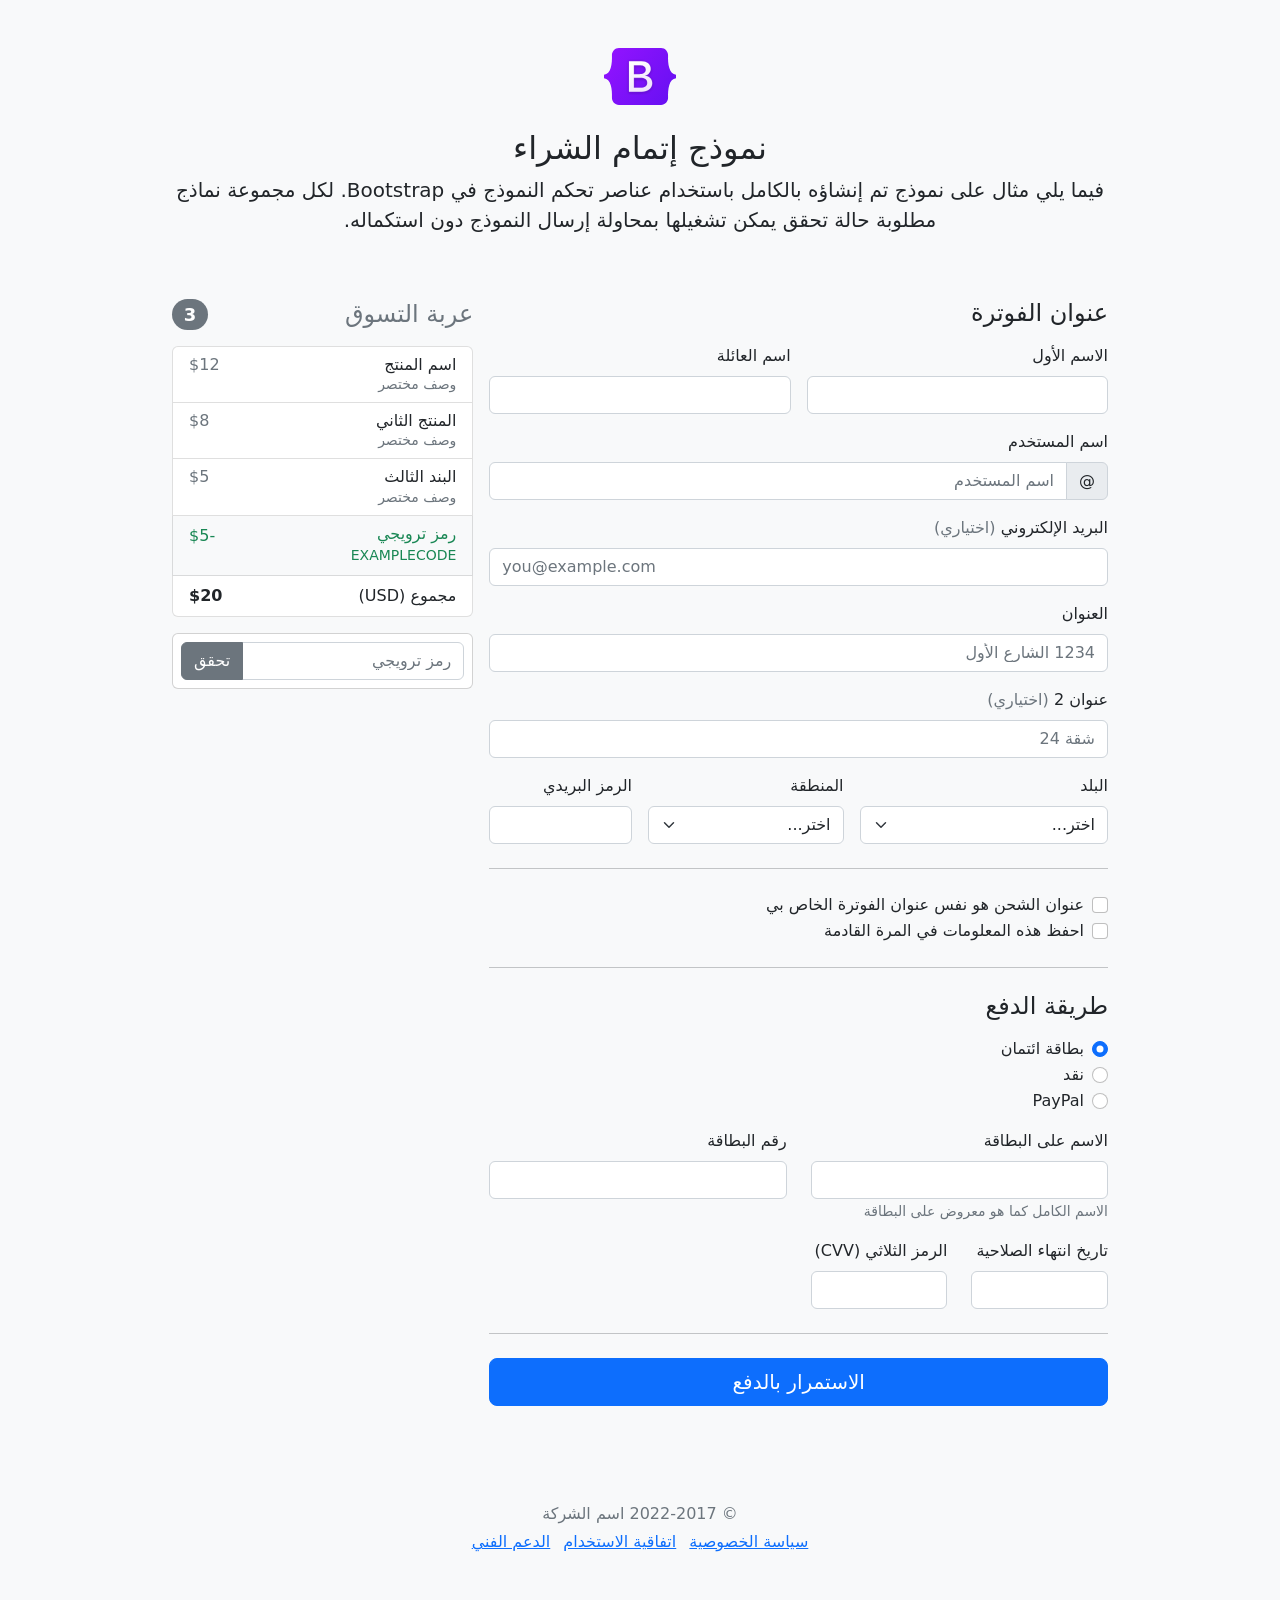
<file: Academy-Cinemas/bootstrap-5.2.3-examples/checkout-rtl/index.html>
<!doctype html>
<html lang="ar" dir="rtl">
  <head>
    <meta charset="utf-8">
    <meta name="viewport" content="width=device-width, initial-scale=1">
    <meta name="description" content="">
    <meta name="author" content="Mark Otto, Jacob Thornton, and Bootstrap contributors">
    <meta name="generator" content="Hugo 0.104.2">
    <title>مثال إتمام الشراء · Bootstrap v5.2</title>

    <link rel="canonical" href="https://getbootstrap.com/docs/5.2/examples/checkout-rtl/">

    

    

<link href="../assets/dist/css/bootstrap.rtl.min.css" rel="stylesheet">

    <style>
      .bd-placeholder-img {
        font-size: 1.125rem;
        text-anchor: middle;
        -webkit-user-select: none;
        -moz-user-select: none;
        user-select: none;
      }

      @media (min-width: 768px) {
        .bd-placeholder-img-lg {
          font-size: 3.5rem;
        }
      }

      .b-example-divider {
        height: 3rem;
        background-color: rgba(0, 0, 0, .1);
        border: solid rgba(0, 0, 0, .15);
        border-width: 1px 0;
        box-shadow: inset 0 .5em 1.5em rgba(0, 0, 0, .1), inset 0 .125em .5em rgba(0, 0, 0, .15);
      }

      .b-example-vr {
        flex-shrink: 0;
        width: 1.5rem;
        height: 100vh;
      }

      .bi {
        vertical-align: -.125em;
        fill: currentColor;
      }

      .nav-scroller {
        position: relative;
        z-index: 2;
        height: 2.75rem;
        overflow-y: hidden;
      }

      .nav-scroller .nav {
        display: flex;
        flex-wrap: nowrap;
        padding-bottom: 1rem;
        margin-top: -1px;
        overflow-x: auto;
        text-align: center;
        white-space: nowrap;
        -webkit-overflow-scrolling: touch;
      }
    </style>

    
    <!-- Custom styles for this template -->
    <link href="../checkout/form-validation.css" rel="stylesheet">
  </head>
  <body class="bg-light">
    
<div class="container">
  <main>
    <div class="py-5 text-center">
      <img class="d-block mx-auto mb-4" src="../assets/brand/bootstrap-logo.svg" alt="" width="72" height="57">
      <h2>نموذج إتمام الشراء</h2>
      <p class="lead">فيما يلي مثال على نموذج تم إنشاؤه بالكامل باستخدام عناصر تحكم النموذج في Bootstrap. لكل مجموعة نماذج مطلوبة حالة تحقق يمكن تشغيلها بمحاولة إرسال النموذج دون استكماله.</p>
    </div>

    <div class="row g-3">
      <div class="col-md-5 col-lg-4 order-md-last">
        <h4 class="d-flex justify-content-between align-items-center mb-3">
          <span class="text-muted">عربة التسوق</span>
          <span class="badge bg-secondary rounded-pill">3</span>
        </h4>
        <ul class="list-group mb-3">
          <li class="list-group-item d-flex justify-content-between lh-sm">
            <div>
              <h6 class="my-0">اسم المنتج</h6>
              <small class="text-muted">وصف مختصر</small>
            </div>
            <span class="text-muted">$12</span>
          </li>
          <li class="list-group-item d-flex justify-content-between lh-sm">
            <div>
              <h6 class="my-0">المنتج الثاني</h6>
              <small class="text-muted">وصف مختصر</small>
            </div>
            <span class="text-muted">$8</span>
          </li>
          <li class="list-group-item d-flex justify-content-between lh-sm">
            <div>
              <h6 class="my-0">البند الثالث</h6>
              <small class="text-muted">وصف مختصر</small>
            </div>
            <span class="text-muted">$5</span>
          </li>
          <li class="list-group-item d-flex justify-content-between bg-light">
            <div class="text-success">
              <h6 class="my-0">رمز ترويجي</h6>
              <small>EXAMPLECODE</small>
            </div>
            <span class="text-success">-$5</span>
          </li>
          <li class="list-group-item d-flex justify-content-between">
            <span>مجموع (USD)</span>
            <strong>$20</strong>
          </li>
        </ul>

        <form class="card p-2">
          <div class="input-group">
            <input type="text" class="form-control" placeholder="رمز ترويجي">
            <button type="submit" class="btn btn-secondary">تحقق</button>
          </div>
        </form>
      </div>
      <div class="col-md-7 col-lg-8">
        <h4 class="mb-3">عنوان الفوترة</h4>
        <form class="needs-validation" novalidate>
          <div class="row g-3">
            <div class="col-sm-6">
              <label for="firstName" class="form-label">الاسم الأول</label>
              <input type="text" class="form-control" id="firstName" placeholder="" value="" required>
              <div class="invalid-feedback">
                يرجى إدخال اسم أول صحيح.
              </div>
            </div>

            <div class="col-sm-6">
              <label for="lastName" class="form-label">اسم العائلة</label>
              <input type="text" class="form-control" id="lastName" placeholder="" value="" required>
              <div class="invalid-feedback">
                يرجى إدخال اسم عائلة صحيح.
              </div>
            </div>

            <div class="col-12">
              <label for="username" class="form-label">اسم المستخدم</label>
              <div class="input-group has-validation">
                <span class="input-group-text">@</span>
                <input type="text" class="form-control" id="username" placeholder="اسم المستخدم" required>
              <div class="invalid-feedback">
                اسم المستخدم الخاص بك مطلوب.
                </div>
              </div>
            </div>

            <div class="col-12">
              <label for="email" class="form-label">البريد الإلكتروني <span class="text-muted">(اختياري)</span></label>
              <input type="email" class="form-control" id="email" placeholder="you@example.com">
              <div class="invalid-feedback">
                يرجى إدخال عنوان بريد إلكتروني صحيح لتصلكم تحديثات الشحن.
              </div>
            </div>

            <div class="col-12">
              <label for="address" class="form-label">العنوان</label>
              <input type="text" class="form-control" id="address" placeholder="1234 الشارع الأول" required>
              <div class="invalid-feedback">
                يرجى إدخال عنوان الشحن الخاص بك.
              </div>
            </div>

            <div class="col-12">
              <label for="address2" class="form-label">عنوان 2 <span class="text-muted">(اختياري)</span></label>
              <input type="text" class="form-control" id="address2" placeholder="شقة 24">
            </div>

            <div class="col-md-5">
              <label for="country" class="form-label">البلد</label>
              <select class="form-select" id="country" required>
                <option value="">اختر...</option>
                <option>الولايات المتحدة الأمريكية</option>
              </select>
              <div class="invalid-feedback">
                يرجى اختيار بلد صحيح.
              </div>
            </div>

            <div class="col-md-4">
              <label for="state" class="form-label">المنطقة</label>
              <select class="form-select" id="state" required>
                <option value="">اختر...</option>
                <option>كاليفورنيا</option>
              </select>
              <div class="invalid-feedback">
                يرجى اختيار اسم منطقة صحيح.
              </div>
            </div>

            <div class="col-md-3">
              <label for="zip" class="form-label">الرمز البريدي</label>
              <input type="text" class="form-control" id="zip" placeholder="" required>
              <div class="invalid-feedback">
                الرمز البريدي مطلوب.
              </div>
            </div>
          </div>

          <hr class="my-4">

          <div class="form-check">
            <input type="checkbox" class="form-check-input" id="same-address">
            <label class="form-check-label" for="same-address">عنوان الشحن هو نفس عنوان الفوترة الخاص بي</label>
          </div>

          <div class="form-check">
            <input type="checkbox" class="form-check-input" id="save-info">
            <label class="form-check-label" for="save-info">احفظ هذه المعلومات في المرة القادمة</label>
          </div>

          <hr class="my-4">

          <h4 class="mb-3">طريقة الدفع</h4>

          <div class="my-3">
            <div class="form-check">
              <input id="credit" name="paymentMethod" type="radio" class="form-check-input" checked required>
              <label class="form-check-label" for="credit">بطاقة ائتمان</label>
            </div>
            <div class="form-check">
              <input id="cash" name="paymentMethod" type="radio" class="form-check-input" required>
              <label class="form-check-label" for="cash">نقد</label>
            </div>
            <div class="form-check">
              <input id="paypal" name="paymentMethod" type="radio" class="form-check-input" required>
              <label class="form-check-label" for="paypal">PayPal</label>
            </div>
          </div>

          <div class="row gy-3">
            <div class="col-md-6">
              <label for="cc-name" class="form-label">الاسم على البطاقة</label>
              <input type="text" class="form-control" id="cc-name" placeholder="" required>
              <small class="text-muted">الاسم الكامل كما هو معروض على البطاقة</small>
              <div class="invalid-feedback">
                الاسم على البطاقة مطلوب
              </div>
            </div>

            <div class="col-md-6">
              <label for="cc-number" class="form-label">رقم البطاقة</label>
              <input type="text" class="form-control" id="cc-number" placeholder="" required>
              <div class="invalid-feedback">
                رقم بطاقة الائتمان مطلوب
              </div>
            </div>

            <div class="col-md-3">
              <label for="cc-expiration" class="form-label">تاريخ انتهاء الصلاحية</label>
              <input type="text" class="form-control" id="cc-expiration" placeholder="" required>
              <div class="invalid-feedback">
                تاريخ انتهاء الصلاحية مطلوب
              </div>
            </div>

            <div class="col-md-3">
              <label for="cc-cvv" class="form-label">الرمز الثلاثي (CVV)</label>
              <input type="text" class="form-control" id="cc-cvv" placeholder="" required>
              <div class="invalid-feedback">
                رمز الحماية مطلوب
              </div>
            </div>
          </div>

          <hr class="my-4">

          <button class="w-100 btn btn-primary btn-lg" type="submit">الاستمرار بالدفع</button>
        </form>
      </div>
    </div>
  </main>
  <footer class="my-5 pt-5 text-muted text-center text-small">
    <p class="mb-1">&copy; 2022-2017 اسم الشركة</p>
    <ul class="list-inline">
      <li class="list-inline-item"><a href="#">سياسة الخصوصية</a></li>
      <li class="list-inline-item"><a href="#">اتفاقية الاستخدام</a></li>
      <li class="list-inline-item"><a href="#">الدعم الفني</a></li>
    </ul>
  </footer>
</div>


    <script src="../assets/dist/js/bootstrap.bundle.min.js"></script>

      <script src="../checkout/form-validation.js"></script>
  </body>
</html>
</file>
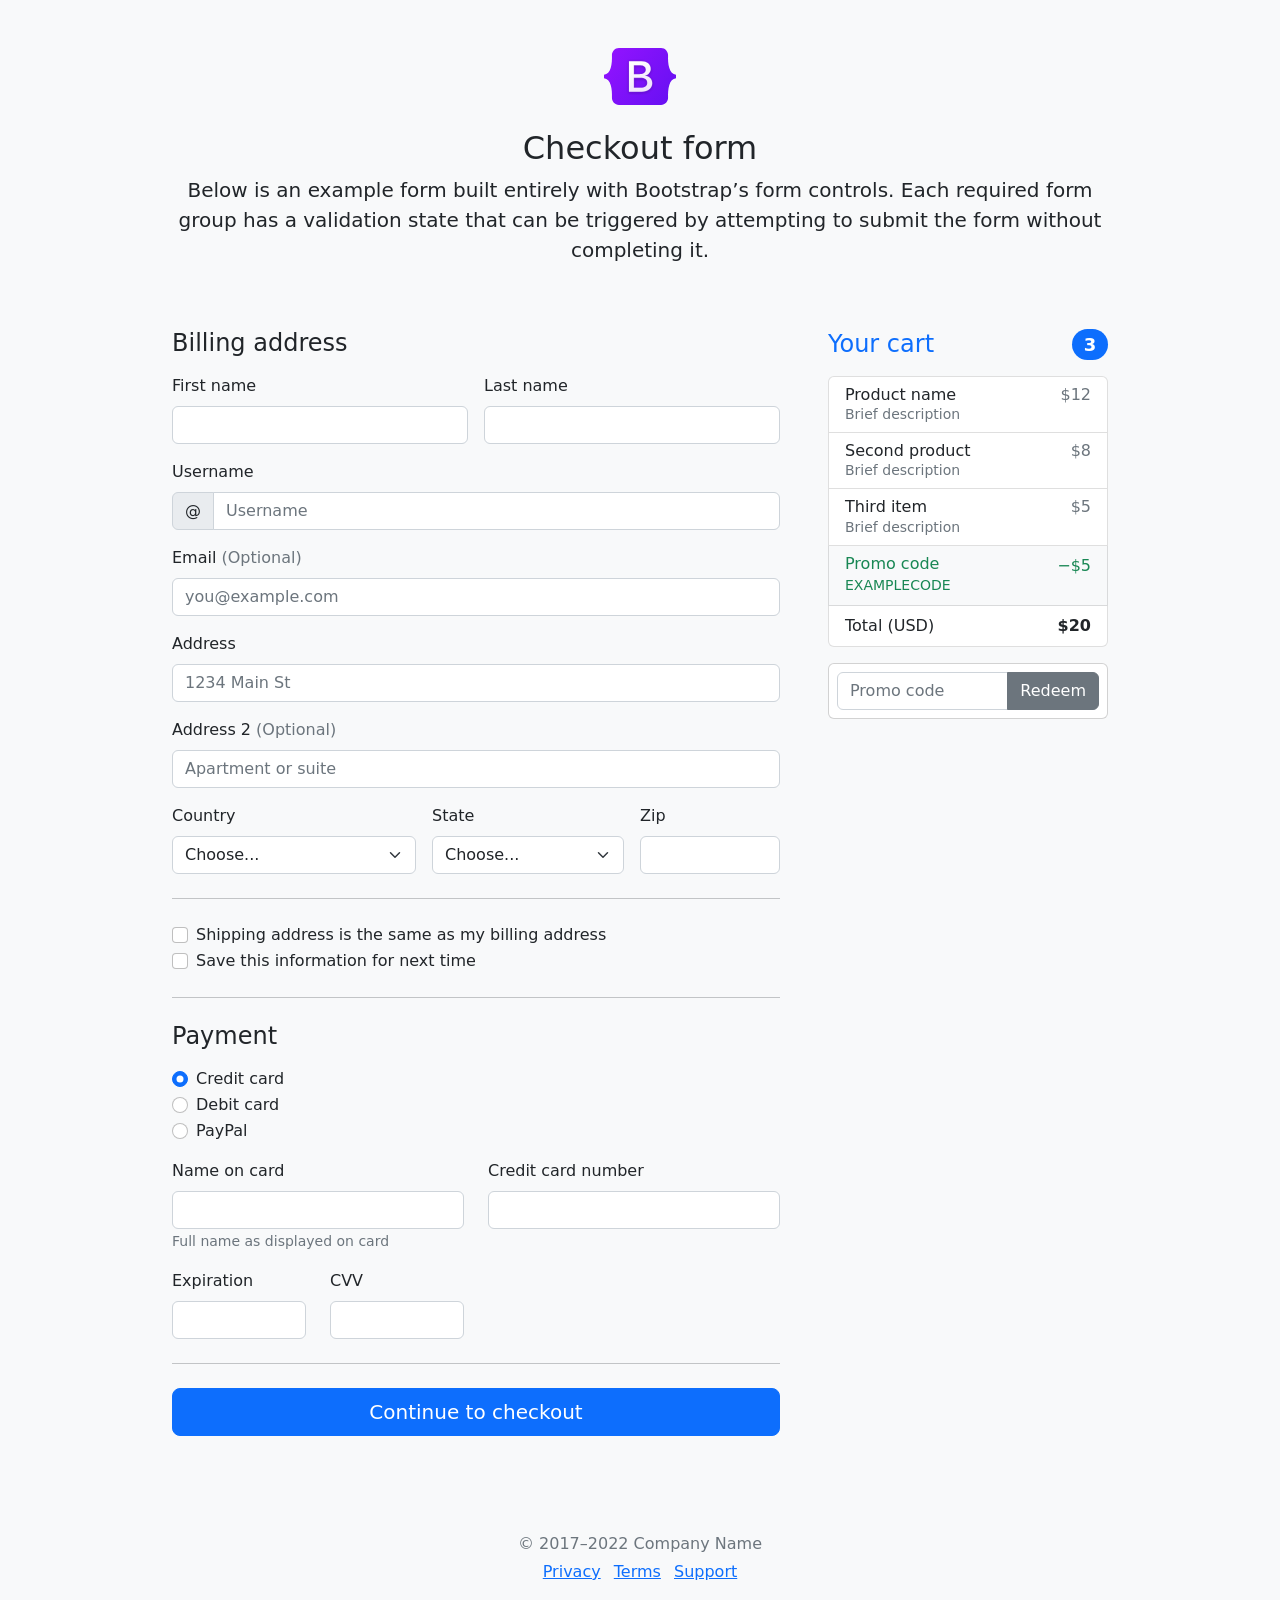
<file: Academy-Cinemas/bootstrap-5.2.3-examples/checkout/index.html>
<!doctype html>
<html lang="en">
  <head>
    <meta charset="utf-8">
    <meta name="viewport" content="width=device-width, initial-scale=1">
    <meta name="description" content="">
    <meta name="author" content="Mark Otto, Jacob Thornton, and Bootstrap contributors">
    <meta name="generator" content="Hugo 0.104.2">
    <title>Checkout example · Bootstrap v5.2</title>

    <link rel="canonical" href="https://getbootstrap.com/docs/5.2/examples/checkout/">

    

    

<link href="../assets/dist/css/bootstrap.min.css" rel="stylesheet">

    <style>
      .bd-placeholder-img {
        font-size: 1.125rem;
        text-anchor: middle;
        -webkit-user-select: none;
        -moz-user-select: none;
        user-select: none;
      }

      @media (min-width: 768px) {
        .bd-placeholder-img-lg {
          font-size: 3.5rem;
        }
      }

      .b-example-divider {
        height: 3rem;
        background-color: rgba(0, 0, 0, .1);
        border: solid rgba(0, 0, 0, .15);
        border-width: 1px 0;
        box-shadow: inset 0 .5em 1.5em rgba(0, 0, 0, .1), inset 0 .125em .5em rgba(0, 0, 0, .15);
      }

      .b-example-vr {
        flex-shrink: 0;
        width: 1.5rem;
        height: 100vh;
      }

      .bi {
        vertical-align: -.125em;
        fill: currentColor;
      }

      .nav-scroller {
        position: relative;
        z-index: 2;
        height: 2.75rem;
        overflow-y: hidden;
      }

      .nav-scroller .nav {
        display: flex;
        flex-wrap: nowrap;
        padding-bottom: 1rem;
        margin-top: -1px;
        overflow-x: auto;
        text-align: center;
        white-space: nowrap;
        -webkit-overflow-scrolling: touch;
      }
    </style>

    
    <!-- Custom styles for this template -->
    <link href="form-validation.css" rel="stylesheet">
  </head>
  <body class="bg-light">
    
<div class="container">
  <main>
    <div class="py-5 text-center">
      <img class="d-block mx-auto mb-4" src="../assets/brand/bootstrap-logo.svg" alt="" width="72" height="57">
      <h2>Checkout form</h2>
      <p class="lead">Below is an example form built entirely with Bootstrap’s form controls. Each required form group has a validation state that can be triggered by attempting to submit the form without completing it.</p>
    </div>

    <div class="row g-5">
      <div class="col-md-5 col-lg-4 order-md-last">
        <h4 class="d-flex justify-content-between align-items-center mb-3">
          <span class="text-primary">Your cart</span>
          <span class="badge bg-primary rounded-pill">3</span>
        </h4>
        <ul class="list-group mb-3">
          <li class="list-group-item d-flex justify-content-between lh-sm">
            <div>
              <h6 class="my-0">Product name</h6>
              <small class="text-muted">Brief description</small>
            </div>
            <span class="text-muted">$12</span>
          </li>
          <li class="list-group-item d-flex justify-content-between lh-sm">
            <div>
              <h6 class="my-0">Second product</h6>
              <small class="text-muted">Brief description</small>
            </div>
            <span class="text-muted">$8</span>
          </li>
          <li class="list-group-item d-flex justify-content-between lh-sm">
            <div>
              <h6 class="my-0">Third item</h6>
              <small class="text-muted">Brief description</small>
            </div>
            <span class="text-muted">$5</span>
          </li>
          <li class="list-group-item d-flex justify-content-between bg-light">
            <div class="text-success">
              <h6 class="my-0">Promo code</h6>
              <small>EXAMPLECODE</small>
            </div>
            <span class="text-success">−$5</span>
          </li>
          <li class="list-group-item d-flex justify-content-between">
            <span>Total (USD)</span>
            <strong>$20</strong>
          </li>
        </ul>

        <form class="card p-2">
          <div class="input-group">
            <input type="text" class="form-control" placeholder="Promo code">
            <button type="submit" class="btn btn-secondary">Redeem</button>
          </div>
        </form>
      </div>
      <div class="col-md-7 col-lg-8">
        <h4 class="mb-3">Billing address</h4>
        <form class="needs-validation" novalidate>
          <div class="row g-3">
            <div class="col-sm-6">
              <label for="firstName" class="form-label">First name</label>
              <input type="text" class="form-control" id="firstName" placeholder="" value="" required>
              <div class="invalid-feedback">
                Valid first name is required.
              </div>
            </div>

            <div class="col-sm-6">
              <label for="lastName" class="form-label">Last name</label>
              <input type="text" class="form-control" id="lastName" placeholder="" value="" required>
              <div class="invalid-feedback">
                Valid last name is required.
              </div>
            </div>

            <div class="col-12">
              <label for="username" class="form-label">Username</label>
              <div class="input-group has-validation">
                <span class="input-group-text">@</span>
                <input type="text" class="form-control" id="username" placeholder="Username" required>
              <div class="invalid-feedback">
                  Your username is required.
                </div>
              </div>
            </div>

            <div class="col-12">
              <label for="email" class="form-label">Email <span class="text-muted">(Optional)</span></label>
              <input type="email" class="form-control" id="email" placeholder="you@example.com">
              <div class="invalid-feedback">
                Please enter a valid email address for shipping updates.
              </div>
            </div>

            <div class="col-12">
              <label for="address" class="form-label">Address</label>
              <input type="text" class="form-control" id="address" placeholder="1234 Main St" required>
              <div class="invalid-feedback">
                Please enter your shipping address.
              </div>
            </div>

            <div class="col-12">
              <label for="address2" class="form-label">Address 2 <span class="text-muted">(Optional)</span></label>
              <input type="text" class="form-control" id="address2" placeholder="Apartment or suite">
            </div>

            <div class="col-md-5">
              <label for="country" class="form-label">Country</label>
              <select class="form-select" id="country" required>
                <option value="">Choose...</option>
                <option>United States</option>
              </select>
              <div class="invalid-feedback">
                Please select a valid country.
              </div>
            </div>

            <div class="col-md-4">
              <label for="state" class="form-label">State</label>
              <select class="form-select" id="state" required>
                <option value="">Choose...</option>
                <option>California</option>
              </select>
              <div class="invalid-feedback">
                Please provide a valid state.
              </div>
            </div>

            <div class="col-md-3">
              <label for="zip" class="form-label">Zip</label>
              <input type="text" class="form-control" id="zip" placeholder="" required>
              <div class="invalid-feedback">
                Zip code required.
              </div>
            </div>
          </div>

          <hr class="my-4">

          <div class="form-check">
            <input type="checkbox" class="form-check-input" id="same-address">
            <label class="form-check-label" for="same-address">Shipping address is the same as my billing address</label>
          </div>

          <div class="form-check">
            <input type="checkbox" class="form-check-input" id="save-info">
            <label class="form-check-label" for="save-info">Save this information for next time</label>
          </div>

          <hr class="my-4">

          <h4 class="mb-3">Payment</h4>

          <div class="my-3">
            <div class="form-check">
              <input id="credit" name="paymentMethod" type="radio" class="form-check-input" checked required>
              <label class="form-check-label" for="credit">Credit card</label>
            </div>
            <div class="form-check">
              <input id="debit" name="paymentMethod" type="radio" class="form-check-input" required>
              <label class="form-check-label" for="debit">Debit card</label>
            </div>
            <div class="form-check">
              <input id="paypal" name="paymentMethod" type="radio" class="form-check-input" required>
              <label class="form-check-label" for="paypal">PayPal</label>
            </div>
          </div>

          <div class="row gy-3">
            <div class="col-md-6">
              <label for="cc-name" class="form-label">Name on card</label>
              <input type="text" class="form-control" id="cc-name" placeholder="" required>
              <small class="text-muted">Full name as displayed on card</small>
              <div class="invalid-feedback">
                Name on card is required
              </div>
            </div>

            <div class="col-md-6">
              <label for="cc-number" class="form-label">Credit card number</label>
              <input type="text" class="form-control" id="cc-number" placeholder="" required>
              <div class="invalid-feedback">
                Credit card number is required
              </div>
            </div>

            <div class="col-md-3">
              <label for="cc-expiration" class="form-label">Expiration</label>
              <input type="text" class="form-control" id="cc-expiration" placeholder="" required>
              <div class="invalid-feedback">
                Expiration date required
              </div>
            </div>

            <div class="col-md-3">
              <label for="cc-cvv" class="form-label">CVV</label>
              <input type="text" class="form-control" id="cc-cvv" placeholder="" required>
              <div class="invalid-feedback">
                Security code required
              </div>
            </div>
          </div>

          <hr class="my-4">

          <button class="w-100 btn btn-primary btn-lg" type="submit">Continue to checkout</button>
        </form>
      </div>
    </div>
  </main>

  <footer class="my-5 pt-5 text-muted text-center text-small">
    <p class="mb-1">&copy; 2017–2022 Company Name</p>
    <ul class="list-inline">
      <li class="list-inline-item"><a href="#">Privacy</a></li>
      <li class="list-inline-item"><a href="#">Terms</a></li>
      <li class="list-inline-item"><a href="#">Support</a></li>
    </ul>
  </footer>
</div>


    <script src="../assets/dist/js/bootstrap.bundle.min.js"></script>

      <script src="form-validation.js"></script>
  </body>
</html>
</file>
<file: Academy-Cinemas/css/custom.css>
/* Google Fonts */
@import url("https://fonts.googleapis.com/css2?family=Passion+One&family=Yesteryear&display=swap");


/* Reusable colors and fonts */
:root {
    --main-color: rgb(126, 133, 130);
    --main-color-accent: rgb(237, 192, 3);
    --main-color-transparent: rgba(126, 133, 130, 0.8);
    --secondary-color: rgba(128, 0, 0, 0.9);
    --accent-color: rgb(36, 36, 36);
    --accent-text-color: rgb(255, 255, 255);
    --main-font-family: "Passion One", cursive;
    --secondary-font-family: "Yesteryear", cursive;
}


html {
    scroll-behavior: smooth;
    scroll-padding-top: 100px;
}


body {
    margin: 0;
    background:
        linear-gradient(rgba(35, 0, 0, 0.12), rgba(35, 0, 0, 0.12)),
        repeating-linear-gradient(
            90deg,
            rgb(105, 0, 10) 0,
            rgb(145, 5, 20) 45px,
            rgb(75, 0, 8) 90px
        );
    background-attachment: fixed;
    overflow-x: hidden;
}


/* NAVBAR */
.navbar {
    min-height: 100px;
    background-color: var(--secondary-color);
    border-bottom: 5px solid rgb(98, 0, 0);
}


.navbar-brand {
    padding-left: 30px;
    color: var(--main-color-accent);
    font-family: var(--main-font-family);
    font-size: 45px;
    text-shadow: 2px 2px 2px rgb(98, 0, 0);
}


.navbar-brand:hover,
.navbar-brand:focus {
    color: rgb(255, 215, 0);
}


.navbar .nav-link {
    margin-left: 20px;
    color: var(--main-color-accent);
    font-family: var(--main-font-family);
    font-size: 25px;
    text-shadow: 2px 2px 2px rgb(98, 0, 0);
}


.navbar .nav-link:hover,
.navbar .nav-link:focus {
    color: var(--accent-text-color);
}


.navbar-toggler {
    margin-right: 20px;
    border: 2px solid var(--main-color-accent);
}


.navbar-toggler-icon {
    filter: invert(1);
}


.dropdown-menu {
    background-color: var(--secondary-color);
}


.dropdown-item {
    color: var(--accent-text-color);
    font-family: var(--main-font-family);
    font-size: 18px;
}


.dropdown-item:hover,
.dropdown-item:focus {
    color: rgb(128, 0, 0);
    background-color: var(--main-color-accent);
}


/* HEADER LOGO */
header {
    padding: 35px 15px 20px;
}


#header-logo {
    display: block;
    width: 100%;
    max-width: 650px;
    margin: 0 auto;
}


/* NOW PLAYING */
#now-playing {
    padding: 20px 0 70px;
}


#now-playing h1 {
    margin-bottom: 45px;
    color: var(--main-color-accent);
    font-family: var(--main-font-family);
    font-size: 80px;
    text-align: center;
    text-shadow:
        3px 3px 0 rgb(98, 0, 0),
        5px 5px 5px rgb(0, 0, 0);
}


.movie-row {
    margin-bottom: 70px;
}


.movie-poster {
    display: block;
    width: 100%;
    height: 100%;
    max-width: 430px;
    max-height: 620px;
    margin: 0 auto;
    border: 10px solid rgb(245, 245, 245);
    object-fit: cover;
    box-shadow: 0 8px 20px rgba(0, 0, 0, 0.7);
}


.movie-card {
    min-height: 100%;
    border: none;
    border-radius: 5px;
    background-color: rgba(230, 244, 253, 0.96);
    color: var(--accent-color);
}


.movie-card .card-body {
    padding: 28px;
}


.movie-card .card-title {
    margin-bottom: 18px;
    color: var(--accent-color);
    font-family: var(--main-font-family);
    font-size: 44px;
}


.movie-card .lead {
    font-size: 18px;
    line-height: 1.6;
}


/* TICKETS */
#tickets {
    padding: 70px 0;
    background-color: rgba(128, 0, 0, 0.78);
    color: var(--accent-text-color);
}


#tickets h2 {
    color: var(--main-color-accent);
    font-family: var(--main-font-family);
    font-size: 60px;
}


.ticket-button,
.submit-button {
    padding: 12px 30px;
    border: none;
    border-radius: 30px;
    background-color: var(--main-color-accent);
    color: var(--accent-color);
    font-weight: bold;
}


.ticket-button:hover,
.submit-button:hover {
    background-color: rgb(255, 215, 0);
    color: rgb(0, 0, 0);
}


/* CONTACT */
#contact {
    min-height: 500px;
    padding: 30px 0 80px;
}


#contact h2 {
    margin-bottom: 25px;
    color: var(--main-color-accent);
    font-family: var(--main-font-family);
    font-size: 64px;
    text-align: center;
    text-shadow:
        3px 3px 0 rgb(98, 0, 0),
        4px 4px 5px rgb(0, 0, 0);
}


.contact-form {
    max-width: 850px;
    margin: 0 auto;
}


.contact-form .form-control {
    padding: 12px 14px;
    border: 2px solid rgba(128, 0, 0, 0.65);
    border-radius: 4px;
    background-color: rgb(225, 242, 252);
}


.contact-form textarea {
    min-height: 100px;
    resize: vertical;
}


.contact-form .form-control:focus {
    border-color: var(--main-color-accent);
    box-shadow: 0 0 0 4px rgba(237, 192, 3, 0.25);
}


/* FOOTER */
.academy-footer {
    padding: 35px 0;
    border-top: 2px solid rgba(220, 235, 245, 0.9);
    background-color: rgba(10, 10, 10, 0.82);
}


.academy-footer p {
    color: rgb(210, 235, 250);
    font-size: 15px;
    font-weight: bold;
}


.footer-logo {
    display: inline-block;
    color: var(--main-color-accent);
    font-family: var(--secondary-font-family);
    font-size: 54px;
    line-height: 38px;
    text-align: center;
    text-decoration: none;
    text-shadow:
        2px 2px 0 rgb(128, 0, 0),
        3px 3px 3px rgb(0, 0, 0);
    transform: rotate(-6deg);
}


.footer-logo span {
    display: block;
    font-size: 38px;
}


.footer-logo:hover {
    color: rgb(255, 215, 0);
}


.academy-footer .nav-link {
    padding: 8px;
    color: rgb(210, 235, 250);
    font-family: var(--main-font-family);
    font-size: 19px;
}


.academy-footer .nav-link:hover {
    color: var(--main-color-accent);
}


/* MODAL */
.modal-content {
    color: var(--accent-color);
}


.modal-header {
    background-color: var(--secondary-color);
    color: var(--accent-text-color);
}
</file>
<file: Academy-Cinemas/css/custom-css-media.css>
/* TABLETS AND SMALLER LAPTOPS */
@media screen and (max-width: 990px) {

    .navbar-collapse {
        margin-top: 14px;
        margin-left: -12px;
        margin-right: -12px;
        padding: 15px;
        background-color: var(--secondary-color);
        border-bottom: 5px solid rgb(98, 0, 0);
    }

    .navbar .nav-link {
        margin-left: 20px;
    }

    .dropdown-item {
        padding-left: 55px;
        text-align: left;
    }

    #now-playing h1 {
        font-size: 65px;
    }

    .movie-card .card-title {
        font-size: 38px;
    }
}


/* MOBILE */
@media screen and (max-width: 768px) {

    .navbar {
        min-height: 75px;
    }

    .navbar-brand {
        padding-left: 10px;
        font-size: 30px;
    }

    .navbar .nav-link {
        margin-left: 10px;
        font-size: 21px;
    }

    #header-logo {
        max-width: 500px;
    }

    #now-playing {
        padding-left: 15px;
        padding-right: 15px;
    }

    #now-playing h1 {
        font-size: 52px;
    }

    .movie-row {
        margin-bottom: 45px;
    }

    .movie-poster {
        width: auto;
        max-width: 350px;
        height: auto;
        max-height: none;
        border-width: 7px;
    }

    .movie-card {
        min-height: auto;
    }

    .movie-card .card-title {
        font-size: 35px;
    }

    .movie-card .lead {
        font-size: 16px;
    }

    #contact,
    #tickets {
        padding-left: 15px;
        padding-right: 15px;
    }

    #contact h2,
    #tickets h2 {
        font-size: 48px;
    }

    .footer-logo {
        font-size: 45px;
    }

    .footer-logo span {
        font-size: 32px;
    }
}


/* SMALL PHONES */
@media screen and (max-width: 480px) {

    .navbar-brand {
        font-size: 26px;
    }

    #now-playing h1 {
        font-size: 44px;
    }

    .movie-poster {
        max-width: 290px;
        border-width: 5px;
    }

    .movie-card .card-title {
        font-size: 31px;
    }

    .academy-footer .nav {
        flex-direction: column;
        align-items: center;
    }
}
</file>
<file: Creating-CSS-Effects/styles.css>
body{
    background-color:#f4f4f4;
    text-align:center;
    font-family:Arial, sans-serif;
}

h1{
    color:blue;
}

p{
    color:green;
    font-size:20px;
}

button{
    background-color:orange;
    color:white;
    padding:10px 20px;
    border:none;
    border-radius:5px;
}
</file>
<file: Simple-Recipes/styles.css>
* {
    box-sizing: border-box;
}

body {
    margin: 0;
    font-family: Arial, sans-serif;
    background-color: #f7f7f7;
    color: #333;
}

header {
    background-color: #2f6f4e;
    color: white;
    padding: 20px;
    text-align: center;
}

nav a {
    color: white;
    margin: 0 12px;
    text-decoration: none;
    font-weight: bold;
}

nav a:hover {
    text-decoration: underline;
}

main {
    width: 90%;
    max-width: 1000px;
    margin: auto;
}

.hero {
    text-align: center;
    padding: 50px 20px;
}

#recipes {
    padding: 30px 0;
}

.recipe-container {
    display: flex;
    flex-wrap: wrap;
    gap: 20px;
}

.recipe-card {
    flex: 1 1 300px;
    background-color: white;
    padding: 20px;
    border-radius: 10px;
    box-shadow: 0 4px 10px rgba(0, 0, 0, 0.1);
}

.recipe-card:hover {
    transform: translateY(-4px);
}

.about {
    background-color: white;
    margin: 30px 0;
    padding: 25px;
    border-left: 5px solid #2f6f4e;
    border-radius: 8px;
}

footer {
    background-color: #222;
    color: white;
    text-align: center;
    padding: 15px;
    margin-top: 30px;
}
</file>
<file: Academy-Cinemas/bootstrap-5.2.3-examples/blog/blog.rtl.css>
/* stylelint-disable selector-list-comma-newline-after */

.blog-header {
  border-bottom: 1px solid #e5e5e5;
}

.blog-header-logo {
  font-family: Amiri, Georgia, "Times New Roman", serif;
  font-size: 2.25rem;
}

.blog-header-logo:hover {
  text-decoration: none;
}

h1, h2, h3, h4, h5, h6 {
  font-family: Amiri, Georgia, "Times New Roman", serif;
}

.display-4 {
  font-size: 2.5rem;
}
@media (min-width: 768px) {
  .display-4 {
    font-size: 3rem;
  }
}

.flex-auto {
  flex: 0 0 auto;
}

.h-250 { height: 250px; }
@media (min-width: 768px) {
  .h-md-250 { height: 250px; }
}

/* Pagination */
.blog-pagination {
  margin-bottom: 4rem;
}

/*
 * Blog posts
 */
.blog-post {
  margin-bottom: 4rem;
}
.blog-post-title {
  font-size: 2.5rem;
}
.blog-post-meta {
  margin-bottom: 1.25rem;
  color: #727272;
}

/*
 * Footer
 */
.blog-footer {
  padding: 2.5rem 0;
  color: #727272;
  text-align: center;
  background-color: #f9f9f9;
  border-top: .05rem solid #e5e5e5;
}
.blog-footer p:last-child {
  margin-bottom: 0;
}
</file>
<file: Academy-Cinemas/bootstrap-5.2.3-examples/blog/blog.css>
/* stylelint-disable selector-list-comma-newline-after */

.blog-header {
  border-bottom: 1px solid #e5e5e5;
}

.blog-header-logo {
  font-family: "Playfair Display", Georgia, "Times New Roman", serif/*rtl:Amiri, Georgia, "Times New Roman", serif*/;
  font-size: 2.25rem;
}

.blog-header-logo:hover {
  text-decoration: none;
}

h1, h2, h3, h4, h5, h6 {
  font-family: "Playfair Display", Georgia, "Times New Roman", serif/*rtl:Amiri, Georgia, "Times New Roman", serif*/;
}

.display-4 {
  font-size: 2.5rem;
}
@media (min-width: 768px) {
  .display-4 {
    font-size: 3rem;
  }
}

.flex-auto {
  flex: 0 0 auto;
}

.h-250 { height: 250px; }
@media (min-width: 768px) {
  .h-md-250 { height: 250px; }
}

/* Pagination */
.blog-pagination {
  margin-bottom: 4rem;
}

/*
 * Blog posts
 */
.blog-post {
  margin-bottom: 4rem;
}
.blog-post-title {
  font-size: 2.5rem;
}
.blog-post-meta {
  margin-bottom: 1.25rem;
  color: #727272;
}

/*
 * Footer
 */
.blog-footer {
  padding: 2.5rem 0;
  color: #727272;
  text-align: center;
  background-color: #f9f9f9;
  border-top: .05rem solid #e5e5e5;
}
.blog-footer p:last-child {
  margin-bottom: 0;
}
</file>
<file: Academy-Cinemas/bootstrap-5.2.3-examples/carousel/carousel.rtl.css>
/* GLOBAL STYLES
-------------------------------------------------- */
/* Padding below the footer and lighter body text */

body {
  padding-top: 3rem;
  padding-bottom: 3rem;
  color: #5a5a5a;
}


/* CUSTOMIZE THE CAROUSEL
-------------------------------------------------- */

/* Carousel base class */
.carousel {
  margin-bottom: 4rem;
}
/* Since positioning the image, we need to help out the caption */
.carousel-caption {
  bottom: 3rem;
  z-index: 10;
}

/* Declare heights because of positioning of img element */
.carousel-item {
  height: 32rem;
}


/* MARKETING CONTENT
-------------------------------------------------- */

/* Center align the text within the three columns below the carousel */
.marketing .col-lg-4 {
  margin-bottom: 1.5rem;
  text-align: center;
}
.marketing .col-lg-4 p {
  margin-right: .75rem;
  margin-left: .75rem;
}


/* Featurettes
------------------------- */

.featurette-divider {
  margin: 5rem 0; /* Space out the Bootstrap <hr> more */
}

/* Thin out the marketing headings */

/* RESPONSIVE CSS
-------------------------------------------------- */

@media (min-width: 40em) {
  /* Bump up size of carousel content */
  .carousel-caption p {
    margin-bottom: 1.25rem;
    font-size: 1.25rem;
    line-height: 1.4;
  }

  .featurette-heading {
    font-size: 50px;
  }
}

@media (min-width: 62em) {
  .featurette-heading {
    margin-top: 7rem;
  }
}
</file>
<file: Academy-Cinemas/bootstrap-5.2.3-examples/carousel/carousel.css>
/* GLOBAL STYLES
-------------------------------------------------- */
/* Padding below the footer and lighter body text */

body {
  padding-top: 3rem;
  padding-bottom: 3rem;
  color: #5a5a5a;
}


/* CUSTOMIZE THE CAROUSEL
-------------------------------------------------- */

/* Carousel base class */
.carousel {
  margin-bottom: 4rem;
}
/* Since positioning the image, we need to help out the caption */
.carousel-caption {
  bottom: 3rem;
  z-index: 10;
}

/* Declare heights because of positioning of img element */
.carousel-item {
  height: 32rem;
}


/* MARKETING CONTENT
-------------------------------------------------- */

/* Center align the text within the three columns below the carousel */
.marketing .col-lg-4 {
  margin-bottom: 1.5rem;
  text-align: center;
}
/* rtl:begin:ignore */
.marketing .col-lg-4 p {
  margin-right: .75rem;
  margin-left: .75rem;
}
/* rtl:end:ignore */


/* Featurettes
------------------------- */

.featurette-divider {
  margin: 5rem 0; /* Space out the Bootstrap <hr> more */
}

/* Thin out the marketing headings */
/* rtl:begin:remove */
.featurette-heading {
  letter-spacing: -.05rem;
}

/* rtl:end:remove */

/* RESPONSIVE CSS
-------------------------------------------------- */

@media (min-width: 40em) {
  /* Bump up size of carousel content */
  .carousel-caption p {
    margin-bottom: 1.25rem;
    font-size: 1.25rem;
    line-height: 1.4;
  }

  .featurette-heading {
    font-size: 50px;
  }
}

@media (min-width: 62em) {
  .featurette-heading {
    margin-top: 7rem;
  }
}
</file>
<file: Academy-Cinemas/bootstrap-5.2.3-examples/checkout/form-validation.css>
.container {
  max-width: 960px;
}
</file>
<file: Academy-Cinemas/bootstrap-5.2.3-examples/cheatsheet/cheatsheet.rtl.css>
body {
  scroll-behavior: smooth;
}

/**
 * Bootstrap "Journal code" icon
 * @link https://icons.getbootstrap.com/icons/journal-code/
 */
.bd-heading a::before {
  display: inline-block;
  width: 1em;
  height: 1em;
  margin-left: .25rem;
  content: "";
  background-image: url("data:image/svg+xml,%3Csvg xmlns='http://www.w3.org/2000/svg' fill='%25230d6efd' viewBox='0 0 16 16'%3E%3Cpath d='M4 1h8a2 2 0 0 1 2 2v10a2 2 0 0 1-2 2H4a2 2 0 0 1-2-2h1a1 1 0 0 0 1 1h8a1 1 0 0 0 1-1V3a1 1 0 0 0-1-1H4a1 1 0 0 0-1 1H2a2 2 0 0 1 2-2z'/%3E%3Cpath d='M2 5v-.5a.5.5 0 0 1 1 0V5h.5a.5.5 0 0 1 0 1h-2a.5.5 0 0 1 0-1H2zm0 3v-.5a.5.5 0 0 1 1 0V8h.5a.5.5 0 0 1 0 1h-2a.5.5 0 0 1 0-1H2zm0 3v-.5a.5.5 0 0 1 1 0v.5h.5a.5.5 0 0 1 0 1h-2a.5.5 0 0 1 0-1H2z'/%3E%3Cpath fill-rule='evenodd' d='M8.646 5.646a.5.5 0 0 1 .708 0l2 2a.5.5 0 0 1 0 .708l-2 2a.5.5 0 0 1-.708-.708L10.293 8 8.646 6.354a.5.5 0 0 1 0-.708zm-1.292 0a.5.5 0 0 0-.708 0l-2 2a.5.5 0 0 0 0 .708l2 2a.5.5 0 0 0 .708-.708L5.707 8l1.647-1.646a.5.5 0 0 0 0-.708z'/%3E%3C/svg%3E");
  background-size: 1em;
}

/* stylelint-disable-next-line selector-max-universal */
.bd-heading + div > * + * {
  margin-top: 3rem;
}

/* Table of contents */
.bd-aside a {
  padding: .1875rem .5rem;
  margin-top: .125rem;
  margin-right: .3125rem;
  color: rgba(0, 0, 0, .65);
}

.bd-aside a:hover,
.bd-aside a:focus {
  color: rgba(0, 0, 0, .85);
  background-color: rgba(121, 82, 179, .1);
}

.bd-aside .active {
  font-weight: 600;
  color: rgba(0, 0, 0, .85);
}

.bd-aside .btn {
  padding: .25rem .5rem;
  font-weight: 600;
  color: rgba(0, 0, 0, .65);
}

.bd-aside .btn:hover,
.bd-aside .btn:focus {
  color: rgba(0, 0, 0, .85);
  background-color: rgba(121, 82, 179, .1);
}

.bd-aside .btn:focus {
  box-shadow: 0 0 0 1px rgba(121, 82, 179, .7);
}

.bd-aside .btn::before {
  width: 1.25em;
  line-height: 0;
  content: url("data:image/svg+xml,%3csvg xmlns='http://www.w3.org/2000/svg' width='16' height='16' viewBox='0 0 16 16'%3e%3cpath fill='none' stroke='rgba%280,0,0,.5%29' stroke-linecap='round' stroke-linejoin='round' stroke-width='2' d='M5 14l6-6-6-6'/%3e%3c/svg%3e");
  transition: transform .35s ease;
  transform: rotate(180deg) translateX(-2px);
  transform-origin: .5em 50%;
}

.bd-aside .btn[aria-expanded="true"]::before {
  transform: rotate(90deg);
}


/* Examples */
.scrollspy-example {
  height: 200px;
}

[id="modal"] .bd-example .btn,
[id="buttons"] .bd-example .btn,
[id="tooltips"] .bd-example .btn,
[id="popovers"] .bd-example .btn,
[id="dropdowns"] .bd-example .btn-group,
[id="dropdowns"] .bd-example .dropdown,
[id="dropdowns"] .bd-example .dropup,
[id="dropdowns"] .bd-example .dropend,
[id="dropdowns"] .bd-example .dropstart {
  margin: 0 0 1rem 1rem;
}

/* Layout */
@media (min-width: 1200px) {
  body {
    display: grid;
    grid-template-rows: auto;
    grid-template-columns: 1fr 4fr 1fr;
    gap: 1rem;
  }

  .bd-header {
    position: fixed;
    top: 0;
    right: 0;
    left: 0;
    z-index: 1030;
    grid-column: 1 / span 3;
  }

  .bd-aside,
  .bd-cheatsheet {
    padding-top: 4rem;
  }

  /**
   * 1. Too bad only Firefox supports subgrids ATM
   */
  .bd-cheatsheet,
  .bd-cheatsheet section,
  .bd-cheatsheet article {
    display: inherit; /* 1 */
    grid-template-rows: auto;
    grid-template-columns: 1fr 4fr;
    grid-column: 1 / span 2;
    gap: inherit; /* 1 */
  }

  .bd-aside {
    grid-area: 1 / 3;
    scroll-margin-top: 4rem;
  }

  .bd-cheatsheet section,
  .bd-cheatsheet section > h2 {
    top: 2rem;
    scroll-margin-top: 2rem;
  }

  .bd-cheatsheet section > h2::before {
    position: absolute;
    top: 0;
    right: 0;
    bottom: -2rem;
    left: 0;
    z-index: -1;
    content: "";
    background-image: linear-gradient(to bottom, rgba(255, 255, 255, 1) calc(100% - 3rem), rgba(255, 255, 255, .01));
  }

  .bd-cheatsheet article,
  .bd-cheatsheet .bd-heading {
    top: 8rem;
    scroll-margin-top: 8rem;
  }

  .bd-cheatsheet .bd-heading {
    z-index: 1;
  }
}
</file>
<file: Academy-Cinemas/bootstrap-5.2.3-examples/cheatsheet/cheatsheet.css>
body {
  scroll-behavior: smooth;
}

/**
 * Bootstrap "Journal code" icon
 * @link https://icons.getbootstrap.com/icons/journal-code/
 */
.bd-heading a::before {
  display: inline-block;
  width: 1em;
  height: 1em;
  margin-right: .25rem;
  content: "";
  background-image: url("data:image/svg+xml,%3Csvg xmlns='http://www.w3.org/2000/svg' fill='%25230d6efd' viewBox='0 0 16 16'%3E%3Cpath d='M4 1h8a2 2 0 0 1 2 2v10a2 2 0 0 1-2 2H4a2 2 0 0 1-2-2h1a1 1 0 0 0 1 1h8a1 1 0 0 0 1-1V3a1 1 0 0 0-1-1H4a1 1 0 0 0-1 1H2a2 2 0 0 1 2-2z'/%3E%3Cpath d='M2 5v-.5a.5.5 0 0 1 1 0V5h.5a.5.5 0 0 1 0 1h-2a.5.5 0 0 1 0-1H2zm0 3v-.5a.5.5 0 0 1 1 0V8h.5a.5.5 0 0 1 0 1h-2a.5.5 0 0 1 0-1H2zm0 3v-.5a.5.5 0 0 1 1 0v.5h.5a.5.5 0 0 1 0 1h-2a.5.5 0 0 1 0-1H2z'/%3E%3Cpath fill-rule='evenodd' d='M8.646 5.646a.5.5 0 0 1 .708 0l2 2a.5.5 0 0 1 0 .708l-2 2a.5.5 0 0 1-.708-.708L10.293 8 8.646 6.354a.5.5 0 0 1 0-.708zm-1.292 0a.5.5 0 0 0-.708 0l-2 2a.5.5 0 0 0 0 .708l2 2a.5.5 0 0 0 .708-.708L5.707 8l1.647-1.646a.5.5 0 0 0 0-.708z'/%3E%3C/svg%3E");
  background-size: 1em;
}

/* stylelint-disable-next-line selector-max-universal */
.bd-heading + div > * + * {
  margin-top: 3rem;
}

/* Table of contents */
.bd-aside a {
  padding: .1875rem .5rem;
  margin-top: .125rem;
  margin-left: .3125rem;
  color: rgba(0, 0, 0, .65);
}

.bd-aside a:hover,
.bd-aside a:focus {
  color: rgba(0, 0, 0, .85);
  background-color: rgba(121, 82, 179, .1);
}

.bd-aside .active {
  font-weight: 600;
  color: rgba(0, 0, 0, .85);
}

.bd-aside .btn {
  padding: .25rem .5rem;
  font-weight: 600;
  color: rgba(0, 0, 0, .65);
}

.bd-aside .btn:hover,
.bd-aside .btn:focus {
  color: rgba(0, 0, 0, .85);
  background-color: rgba(121, 82, 179, .1);
}

.bd-aside .btn:focus {
  box-shadow: 0 0 0 1px rgba(121, 82, 179, .7);
}

.bd-aside .btn::before {
  width: 1.25em;
  line-height: 0;
  content: url("data:image/svg+xml,%3csvg xmlns='http://www.w3.org/2000/svg' width='16' height='16' viewBox='0 0 16 16'%3e%3cpath fill='none' stroke='rgba%280,0,0,.5%29' stroke-linecap='round' stroke-linejoin='round' stroke-width='2' d='M5 14l6-6-6-6'/%3e%3c/svg%3e");
  transition: transform .35s ease;

  /* rtl:raw:
  transform: rotate(180deg) translateX(-2px);
  */
  transform-origin: .5em 50%;
}

.bd-aside .btn[aria-expanded="true"]::before {
  transform: rotate(90deg)/* rtl:ignore */;
}


/* Examples */
.scrollspy-example {
  height: 200px;
}

[id="modal"] .bd-example .btn,
[id="buttons"] .bd-example .btn,
[id="tooltips"] .bd-example .btn,
[id="popovers"] .bd-example .btn,
[id="dropdowns"] .bd-example .btn-group,
[id="dropdowns"] .bd-example .dropdown,
[id="dropdowns"] .bd-example .dropup,
[id="dropdowns"] .bd-example .dropend,
[id="dropdowns"] .bd-example .dropstart {
  margin: 0 1rem 1rem 0;
}

/* Layout */
@media (min-width: 1200px) {
  body {
    display: grid;
    grid-template-rows: auto;
    grid-template-columns: 1fr 4fr 1fr;
    gap: 1rem;
  }

  .bd-header {
    position: fixed;
    top: 0;
    /* rtl:begin:ignore */
    right: 0;
    left: 0;
    /* rtl:end:ignore */
    z-index: 1030;
    grid-column: 1 / span 3;
  }

  .bd-aside,
  .bd-cheatsheet {
    padding-top: 4rem;
  }

  /**
   * 1. Too bad only Firefox supports subgrids ATM
   */
  .bd-cheatsheet,
  .bd-cheatsheet section,
  .bd-cheatsheet article {
    display: inherit; /* 1 */
    grid-template-rows: auto;
    grid-template-columns: 1fr 4fr;
    grid-column: 1 / span 2;
    gap: inherit; /* 1 */
  }

  .bd-aside {
    grid-area: 1 / 3;
    scroll-margin-top: 4rem;
  }

  .bd-cheatsheet section,
  .bd-cheatsheet section > h2 {
    top: 2rem;
    scroll-margin-top: 2rem;
  }

  .bd-cheatsheet section > h2::before {
    position: absolute;
    /* rtl:begin:ignore */
    top: 0;
    right: 0;
    bottom: -2rem;
    left: 0;
    /* rtl:end:ignore */
    z-index: -1;
    content: "";
    background-image: linear-gradient(to bottom, rgba(255, 255, 255, 1) calc(100% - 3rem), rgba(255, 255, 255, .01));
  }

  .bd-cheatsheet article,
  .bd-cheatsheet .bd-heading {
    top: 8rem;
    scroll-margin-top: 8rem;
  }

  .bd-cheatsheet .bd-heading {
    z-index: 1;
  }
}
</file>
